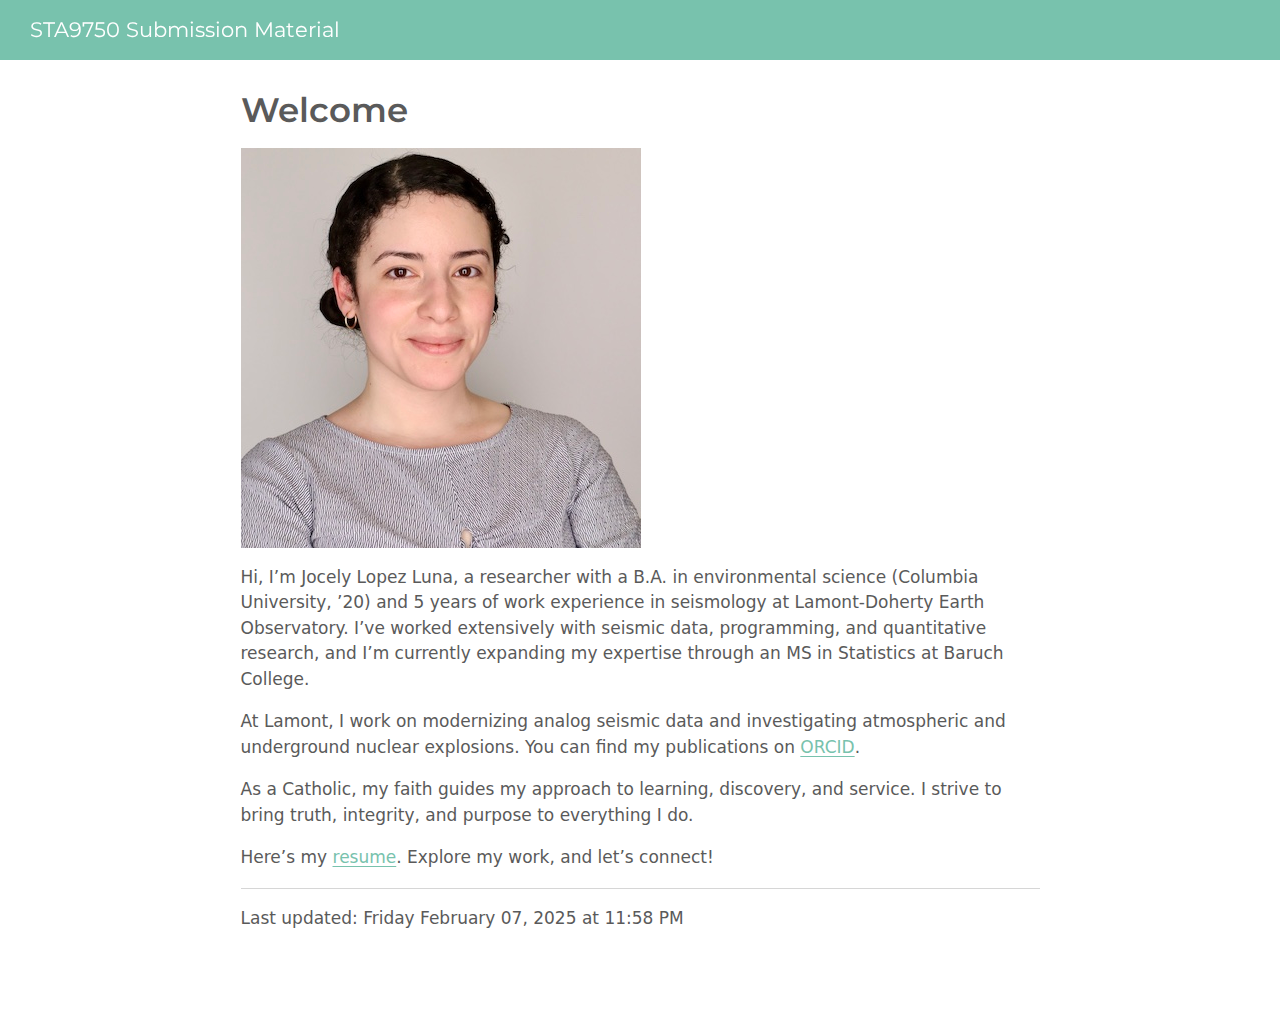
<file: docs/index.html>
<!DOCTYPE html>
<html xmlns="http://www.w3.org/1999/xhtml" lang="en" xml:lang="en"><head>

<meta charset="utf-8">
<meta name="generator" content="quarto-1.6.40">

<meta name="viewport" content="width=device-width, initial-scale=1.0, user-scalable=yes">


<title>Welcome – STA9750 Submission Material</title>
<style>
code{white-space: pre-wrap;}
span.smallcaps{font-variant: small-caps;}
div.columns{display: flex; gap: min(4vw, 1.5em);}
div.column{flex: auto; overflow-x: auto;}
div.hanging-indent{margin-left: 1.5em; text-indent: -1.5em;}
ul.task-list{list-style: none;}
ul.task-list li input[type="checkbox"] {
  width: 0.8em;
  margin: 0 0.8em 0.2em -1em; /* quarto-specific, see https://github.com/quarto-dev/quarto-cli/issues/4556 */ 
  vertical-align: middle;
}
</style>


<script src="site_libs/quarto-nav/quarto-nav.js"></script>
<script src="site_libs/quarto-nav/headroom.min.js"></script>
<script src="site_libs/clipboard/clipboard.min.js"></script>
<script src="site_libs/quarto-search/autocomplete.umd.js"></script>
<script src="site_libs/quarto-search/fuse.min.js"></script>
<script src="site_libs/quarto-search/quarto-search.js"></script>
<meta name="quarto:offset" content="./">
<script src="site_libs/quarto-html/quarto.js"></script>
<script src="site_libs/quarto-html/popper.min.js"></script>
<script src="site_libs/quarto-html/tippy.umd.min.js"></script>
<script src="site_libs/quarto-html/anchor.min.js"></script>
<link href="site_libs/quarto-html/tippy.css" rel="stylesheet">
<link href="site_libs/quarto-html/quarto-syntax-highlighting-549806ee2085284f45b00abea8c6df48.css" rel="stylesheet" id="quarto-text-highlighting-styles">
<script src="site_libs/bootstrap/bootstrap.min.js"></script>
<link href="site_libs/bootstrap/bootstrap-icons.css" rel="stylesheet">
<link href="site_libs/bootstrap/bootstrap-5732d83e2b6a4d0ea9313647c5a03cb2.min.css" rel="stylesheet" append-hash="true" id="quarto-bootstrap" data-mode="light">
<script id="quarto-search-options" type="application/json">{
  "location": "navbar",
  "copy-button": false,
  "collapse-after": 3,
  "panel-placement": "end",
  "type": "overlay",
  "limit": 50,
  "keyboard-shortcut": [
    "f",
    "/",
    "s"
  ],
  "show-item-context": false,
  "language": {
    "search-no-results-text": "No results",
    "search-matching-documents-text": "matching documents",
    "search-copy-link-title": "Copy link to search",
    "search-hide-matches-text": "Hide additional matches",
    "search-more-match-text": "more match in this document",
    "search-more-matches-text": "more matches in this document",
    "search-clear-button-title": "Clear",
    "search-text-placeholder": "",
    "search-detached-cancel-button-title": "Cancel",
    "search-submit-button-title": "Submit",
    "search-label": "Search"
  }
}</script>


</head>

<body class="nav-fixed fullcontent">

<div id="quarto-search-results"></div>
  <header id="quarto-header" class="headroom fixed-top">
    <nav class="navbar navbar-expand-lg " data-bs-theme="dark">
      <div class="navbar-container container-fluid">
      <div class="navbar-brand-container mx-auto">
    <a class="navbar-brand" href="./index.html">
    <span class="navbar-title">STA9750 Submission Material</span>
    </a>
  </div>
        <div class="quarto-navbar-tools tools-end">
</div>
      </div> <!-- /container-fluid -->
    </nav>
</header>
<!-- content -->
<div id="quarto-content" class="quarto-container page-columns page-rows-contents page-layout-article page-navbar">
<!-- sidebar -->
<!-- margin-sidebar -->
    
<!-- main -->
<main class="content" id="quarto-document-content">

<header id="title-block-header" class="quarto-title-block default">
<div class="quarto-title">
<h1 class="title">Welcome</h1>
</div>



<div class="quarto-title-meta">

    
  
    
  </div>
  


</header>


<p><img src="static/headshot.jpg" class="img-fluid"></p>
<p>Hi, I’m Jocely Lopez Luna, a researcher with a B.A. in environmental science (Columbia University, ’20) and 5 years of work experience in seismology at Lamont-Doherty Earth Observatory. I’ve worked extensively with seismic data, programming, and quantitative research, and I’m currently expanding my expertise through an MS in Statistics at Baruch College.</p>
<p>At Lamont, I work on modernizing analog seismic data and investigating atmospheric and underground nuclear explosions. You can find my publications on <a href="https://orcid.org/0009-0000-6064-1860">ORCID</a>.</p>
<p>As a Catholic, my faith guides my approach to learning, discovery, and service. I strive to bring truth, integrity, and purpose to everything I do.</p>
<p>Here’s my <a href="static/cv.pdf">resume</a>. Explore my work, and let’s connect!</p>
<hr>
<p>Last updated: Friday February 07, 2025 at 11:58 PM</p>



</main> <!-- /main -->
<script id="quarto-html-after-body" type="application/javascript">
window.document.addEventListener("DOMContentLoaded", function (event) {
  const toggleBodyColorMode = (bsSheetEl) => {
    const mode = bsSheetEl.getAttribute("data-mode");
    const bodyEl = window.document.querySelector("body");
    if (mode === "dark") {
      bodyEl.classList.add("quarto-dark");
      bodyEl.classList.remove("quarto-light");
    } else {
      bodyEl.classList.add("quarto-light");
      bodyEl.classList.remove("quarto-dark");
    }
  }
  const toggleBodyColorPrimary = () => {
    const bsSheetEl = window.document.querySelector("link#quarto-bootstrap");
    if (bsSheetEl) {
      toggleBodyColorMode(bsSheetEl);
    }
  }
  toggleBodyColorPrimary();  
  const icon = "";
  const anchorJS = new window.AnchorJS();
  anchorJS.options = {
    placement: 'right',
    icon: icon
  };
  anchorJS.add('.anchored');
  const isCodeAnnotation = (el) => {
    for (const clz of el.classList) {
      if (clz.startsWith('code-annotation-')) {                     
        return true;
      }
    }
    return false;
  }
  const onCopySuccess = function(e) {
    // button target
    const button = e.trigger;
    // don't keep focus
    button.blur();
    // flash "checked"
    button.classList.add('code-copy-button-checked');
    var currentTitle = button.getAttribute("title");
    button.setAttribute("title", "Copied!");
    let tooltip;
    if (window.bootstrap) {
      button.setAttribute("data-bs-toggle", "tooltip");
      button.setAttribute("data-bs-placement", "left");
      button.setAttribute("data-bs-title", "Copied!");
      tooltip = new bootstrap.Tooltip(button, 
        { trigger: "manual", 
          customClass: "code-copy-button-tooltip",
          offset: [0, -8]});
      tooltip.show();    
    }
    setTimeout(function() {
      if (tooltip) {
        tooltip.hide();
        button.removeAttribute("data-bs-title");
        button.removeAttribute("data-bs-toggle");
        button.removeAttribute("data-bs-placement");
      }
      button.setAttribute("title", currentTitle);
      button.classList.remove('code-copy-button-checked');
    }, 1000);
    // clear code selection
    e.clearSelection();
  }
  const getTextToCopy = function(trigger) {
      const codeEl = trigger.previousElementSibling.cloneNode(true);
      for (const childEl of codeEl.children) {
        if (isCodeAnnotation(childEl)) {
          childEl.remove();
        }
      }
      return codeEl.innerText;
  }
  const clipboard = new window.ClipboardJS('.code-copy-button:not([data-in-quarto-modal])', {
    text: getTextToCopy
  });
  clipboard.on('success', onCopySuccess);
  if (window.document.getElementById('quarto-embedded-source-code-modal')) {
    const clipboardModal = new window.ClipboardJS('.code-copy-button[data-in-quarto-modal]', {
      text: getTextToCopy,
      container: window.document.getElementById('quarto-embedded-source-code-modal')
    });
    clipboardModal.on('success', onCopySuccess);
  }
    var localhostRegex = new RegExp(/^(?:http|https):\/\/localhost\:?[0-9]*\//);
    var mailtoRegex = new RegExp(/^mailto:/);
      var filterRegex = new RegExp("https:\/\/jlopez-6\.github\.io\/?var:course\.repo\/");
    var isInternal = (href) => {
        return filterRegex.test(href) || localhostRegex.test(href) || mailtoRegex.test(href);
    }
    // Inspect non-navigation links and adorn them if external
 	var links = window.document.querySelectorAll('a[href]:not(.nav-link):not(.navbar-brand):not(.toc-action):not(.sidebar-link):not(.sidebar-item-toggle):not(.pagination-link):not(.no-external):not([aria-hidden]):not(.dropdown-item):not(.quarto-navigation-tool):not(.about-link)');
    for (var i=0; i<links.length; i++) {
      const link = links[i];
      if (!isInternal(link.href)) {
        // undo the damage that might have been done by quarto-nav.js in the case of
        // links that we want to consider external
        if (link.dataset.originalHref !== undefined) {
          link.href = link.dataset.originalHref;
        }
      }
    }
  function tippyHover(el, contentFn, onTriggerFn, onUntriggerFn) {
    const config = {
      allowHTML: true,
      maxWidth: 500,
      delay: 100,
      arrow: false,
      appendTo: function(el) {
          return el.parentElement;
      },
      interactive: true,
      interactiveBorder: 10,
      theme: 'quarto',
      placement: 'bottom-start',
    };
    if (contentFn) {
      config.content = contentFn;
    }
    if (onTriggerFn) {
      config.onTrigger = onTriggerFn;
    }
    if (onUntriggerFn) {
      config.onUntrigger = onUntriggerFn;
    }
    window.tippy(el, config); 
  }
  const noterefs = window.document.querySelectorAll('a[role="doc-noteref"]');
  for (var i=0; i<noterefs.length; i++) {
    const ref = noterefs[i];
    tippyHover(ref, function() {
      // use id or data attribute instead here
      let href = ref.getAttribute('data-footnote-href') || ref.getAttribute('href');
      try { href = new URL(href).hash; } catch {}
      const id = href.replace(/^#\/?/, "");
      const note = window.document.getElementById(id);
      if (note) {
        return note.innerHTML;
      } else {
        return "";
      }
    });
  }
  const xrefs = window.document.querySelectorAll('a.quarto-xref');
  const processXRef = (id, note) => {
    // Strip column container classes
    const stripColumnClz = (el) => {
      el.classList.remove("page-full", "page-columns");
      if (el.children) {
        for (const child of el.children) {
          stripColumnClz(child);
        }
      }
    }
    stripColumnClz(note)
    if (id === null || id.startsWith('sec-')) {
      // Special case sections, only their first couple elements
      const container = document.createElement("div");
      if (note.children && note.children.length > 2) {
        container.appendChild(note.children[0].cloneNode(true));
        for (let i = 1; i < note.children.length; i++) {
          const child = note.children[i];
          if (child.tagName === "P" && child.innerText === "") {
            continue;
          } else {
            container.appendChild(child.cloneNode(true));
            break;
          }
        }
        if (window.Quarto?.typesetMath) {
          window.Quarto.typesetMath(container);
        }
        return container.innerHTML
      } else {
        if (window.Quarto?.typesetMath) {
          window.Quarto.typesetMath(note);
        }
        return note.innerHTML;
      }
    } else {
      // Remove any anchor links if they are present
      const anchorLink = note.querySelector('a.anchorjs-link');
      if (anchorLink) {
        anchorLink.remove();
      }
      if (window.Quarto?.typesetMath) {
        window.Quarto.typesetMath(note);
      }
      if (note.classList.contains("callout")) {
        return note.outerHTML;
      } else {
        return note.innerHTML;
      }
    }
  }
  for (var i=0; i<xrefs.length; i++) {
    const xref = xrefs[i];
    tippyHover(xref, undefined, function(instance) {
      instance.disable();
      let url = xref.getAttribute('href');
      let hash = undefined; 
      if (url.startsWith('#')) {
        hash = url;
      } else {
        try { hash = new URL(url).hash; } catch {}
      }
      if (hash) {
        const id = hash.replace(/^#\/?/, "");
        const note = window.document.getElementById(id);
        if (note !== null) {
          try {
            const html = processXRef(id, note.cloneNode(true));
            instance.setContent(html);
          } finally {
            instance.enable();
            instance.show();
          }
        } else {
          // See if we can fetch this
          fetch(url.split('#')[0])
          .then(res => res.text())
          .then(html => {
            const parser = new DOMParser();
            const htmlDoc = parser.parseFromString(html, "text/html");
            const note = htmlDoc.getElementById(id);
            if (note !== null) {
              const html = processXRef(id, note);
              instance.setContent(html);
            } 
          }).finally(() => {
            instance.enable();
            instance.show();
          });
        }
      } else {
        // See if we can fetch a full url (with no hash to target)
        // This is a special case and we should probably do some content thinning / targeting
        fetch(url)
        .then(res => res.text())
        .then(html => {
          const parser = new DOMParser();
          const htmlDoc = parser.parseFromString(html, "text/html");
          const note = htmlDoc.querySelector('main.content');
          if (note !== null) {
            // This should only happen for chapter cross references
            // (since there is no id in the URL)
            // remove the first header
            if (note.children.length > 0 && note.children[0].tagName === "HEADER") {
              note.children[0].remove();
            }
            const html = processXRef(null, note);
            instance.setContent(html);
          } 
        }).finally(() => {
          instance.enable();
          instance.show();
        });
      }
    }, function(instance) {
    });
  }
      let selectedAnnoteEl;
      const selectorForAnnotation = ( cell, annotation) => {
        let cellAttr = 'data-code-cell="' + cell + '"';
        let lineAttr = 'data-code-annotation="' +  annotation + '"';
        const selector = 'span[' + cellAttr + '][' + lineAttr + ']';
        return selector;
      }
      const selectCodeLines = (annoteEl) => {
        const doc = window.document;
        const targetCell = annoteEl.getAttribute("data-target-cell");
        const targetAnnotation = annoteEl.getAttribute("data-target-annotation");
        const annoteSpan = window.document.querySelector(selectorForAnnotation(targetCell, targetAnnotation));
        const lines = annoteSpan.getAttribute("data-code-lines").split(",");
        const lineIds = lines.map((line) => {
          return targetCell + "-" + line;
        })
        let top = null;
        let height = null;
        let parent = null;
        if (lineIds.length > 0) {
            //compute the position of the single el (top and bottom and make a div)
            const el = window.document.getElementById(lineIds[0]);
            top = el.offsetTop;
            height = el.offsetHeight;
            parent = el.parentElement.parentElement;
          if (lineIds.length > 1) {
            const lastEl = window.document.getElementById(lineIds[lineIds.length - 1]);
            const bottom = lastEl.offsetTop + lastEl.offsetHeight;
            height = bottom - top;
          }
          if (top !== null && height !== null && parent !== null) {
            // cook up a div (if necessary) and position it 
            let div = window.document.getElementById("code-annotation-line-highlight");
            if (div === null) {
              div = window.document.createElement("div");
              div.setAttribute("id", "code-annotation-line-highlight");
              div.style.position = 'absolute';
              parent.appendChild(div);
            }
            div.style.top = top - 2 + "px";
            div.style.height = height + 4 + "px";
            div.style.left = 0;
            let gutterDiv = window.document.getElementById("code-annotation-line-highlight-gutter");
            if (gutterDiv === null) {
              gutterDiv = window.document.createElement("div");
              gutterDiv.setAttribute("id", "code-annotation-line-highlight-gutter");
              gutterDiv.style.position = 'absolute';
              const codeCell = window.document.getElementById(targetCell);
              const gutter = codeCell.querySelector('.code-annotation-gutter');
              gutter.appendChild(gutterDiv);
            }
            gutterDiv.style.top = top - 2 + "px";
            gutterDiv.style.height = height + 4 + "px";
          }
          selectedAnnoteEl = annoteEl;
        }
      };
      const unselectCodeLines = () => {
        const elementsIds = ["code-annotation-line-highlight", "code-annotation-line-highlight-gutter"];
        elementsIds.forEach((elId) => {
          const div = window.document.getElementById(elId);
          if (div) {
            div.remove();
          }
        });
        selectedAnnoteEl = undefined;
      };
        // Handle positioning of the toggle
    window.addEventListener(
      "resize",
      throttle(() => {
        elRect = undefined;
        if (selectedAnnoteEl) {
          selectCodeLines(selectedAnnoteEl);
        }
      }, 10)
    );
    function throttle(fn, ms) {
    let throttle = false;
    let timer;
      return (...args) => {
        if(!throttle) { // first call gets through
            fn.apply(this, args);
            throttle = true;
        } else { // all the others get throttled
            if(timer) clearTimeout(timer); // cancel #2
            timer = setTimeout(() => {
              fn.apply(this, args);
              timer = throttle = false;
            }, ms);
        }
      };
    }
      // Attach click handler to the DT
      const annoteDls = window.document.querySelectorAll('dt[data-target-cell]');
      for (const annoteDlNode of annoteDls) {
        annoteDlNode.addEventListener('click', (event) => {
          const clickedEl = event.target;
          if (clickedEl !== selectedAnnoteEl) {
            unselectCodeLines();
            const activeEl = window.document.querySelector('dt[data-target-cell].code-annotation-active');
            if (activeEl) {
              activeEl.classList.remove('code-annotation-active');
            }
            selectCodeLines(clickedEl);
            clickedEl.classList.add('code-annotation-active');
          } else {
            // Unselect the line
            unselectCodeLines();
            clickedEl.classList.remove('code-annotation-active');
          }
        });
      }
  const findCites = (el) => {
    const parentEl = el.parentElement;
    if (parentEl) {
      const cites = parentEl.dataset.cites;
      if (cites) {
        return {
          el,
          cites: cites.split(' ')
        };
      } else {
        return findCites(el.parentElement)
      }
    } else {
      return undefined;
    }
  };
  var bibliorefs = window.document.querySelectorAll('a[role="doc-biblioref"]');
  for (var i=0; i<bibliorefs.length; i++) {
    const ref = bibliorefs[i];
    const citeInfo = findCites(ref);
    if (citeInfo) {
      tippyHover(citeInfo.el, function() {
        var popup = window.document.createElement('div');
        citeInfo.cites.forEach(function(cite) {
          var citeDiv = window.document.createElement('div');
          citeDiv.classList.add('hanging-indent');
          citeDiv.classList.add('csl-entry');
          var biblioDiv = window.document.getElementById('ref-' + cite);
          if (biblioDiv) {
            citeDiv.innerHTML = biblioDiv.innerHTML;
          }
          popup.appendChild(citeDiv);
        });
        return popup.innerHTML;
      });
    }
  }
});
</script>
</div> <!-- /content -->




</body></html>
</file>
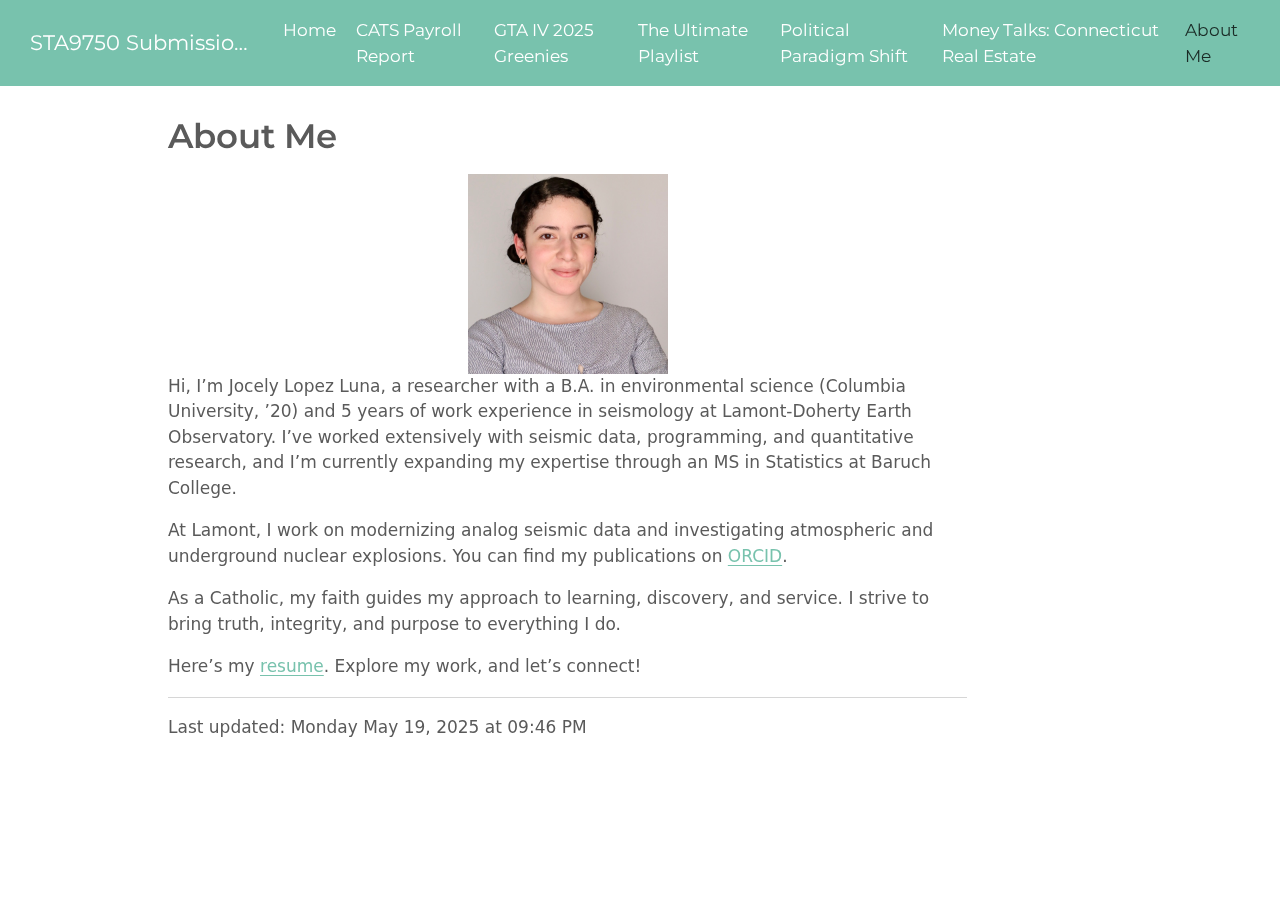
<file: docs/about.html>
<!DOCTYPE html>
<html xmlns="http://www.w3.org/1999/xhtml" lang="en" xml:lang="en"><head>

<meta charset="utf-8">
<meta name="generator" content="quarto-1.6.40">

<meta name="viewport" content="width=device-width, initial-scale=1.0, user-scalable=yes">


<title>About Me – STA9750 Submission Material</title>
<style>
code{white-space: pre-wrap;}
span.smallcaps{font-variant: small-caps;}
div.columns{display: flex; gap: min(4vw, 1.5em);}
div.column{flex: auto; overflow-x: auto;}
div.hanging-indent{margin-left: 1.5em; text-indent: -1.5em;}
ul.task-list{list-style: none;}
ul.task-list li input[type="checkbox"] {
  width: 0.8em;
  margin: 0 0.8em 0.2em -1em; /* quarto-specific, see https://github.com/quarto-dev/quarto-cli/issues/4556 */ 
  vertical-align: middle;
}
</style>


<script src="site_libs/quarto-nav/quarto-nav.js"></script>
<script src="site_libs/quarto-nav/headroom.min.js"></script>
<script src="site_libs/clipboard/clipboard.min.js"></script>
<script src="site_libs/quarto-search/autocomplete.umd.js"></script>
<script src="site_libs/quarto-search/fuse.min.js"></script>
<script src="site_libs/quarto-search/quarto-search.js"></script>
<meta name="quarto:offset" content="./">
<script src="site_libs/quarto-html/quarto.js"></script>
<script src="site_libs/quarto-html/popper.min.js"></script>
<script src="site_libs/quarto-html/tippy.umd.min.js"></script>
<script src="site_libs/quarto-html/anchor.min.js"></script>
<link href="site_libs/quarto-html/tippy.css" rel="stylesheet">
<link href="site_libs/quarto-html/quarto-syntax-highlighting-549806ee2085284f45b00abea8c6df48.css" rel="stylesheet" id="quarto-text-highlighting-styles">
<script src="site_libs/bootstrap/bootstrap.min.js"></script>
<link href="site_libs/bootstrap/bootstrap-icons.css" rel="stylesheet">
<link href="site_libs/bootstrap/bootstrap-5732d83e2b6a4d0ea9313647c5a03cb2.min.css" rel="stylesheet" append-hash="true" id="quarto-bootstrap" data-mode="light">
<script id="quarto-search-options" type="application/json">{
  "location": "navbar",
  "copy-button": false,
  "collapse-after": 3,
  "panel-placement": "end",
  "type": "overlay",
  "limit": 50,
  "keyboard-shortcut": [
    "f",
    "/",
    "s"
  ],
  "show-item-context": false,
  "language": {
    "search-no-results-text": "No results",
    "search-matching-documents-text": "matching documents",
    "search-copy-link-title": "Copy link to search",
    "search-hide-matches-text": "Hide additional matches",
    "search-more-match-text": "more match in this document",
    "search-more-matches-text": "more matches in this document",
    "search-clear-button-title": "Clear",
    "search-text-placeholder": "",
    "search-detached-cancel-button-title": "Cancel",
    "search-submit-button-title": "Submit",
    "search-label": "Search"
  }
}</script>


</head>

<body class="nav-fixed">

<div id="quarto-search-results"></div>
  <header id="quarto-header" class="headroom fixed-top">
    <nav class="navbar navbar-expand-lg " data-bs-theme="dark">
      <div class="navbar-container container-fluid">
      <div class="navbar-brand-container mx-auto">
    <a class="navbar-brand" href="./index.html">
    <span class="navbar-title">STA9750 Submission Material</span>
    </a>
  </div>
          <button class="navbar-toggler" type="button" data-bs-toggle="collapse" data-bs-target="#navbarCollapse" aria-controls="navbarCollapse" role="menu" aria-expanded="false" aria-label="Toggle navigation" onclick="if (window.quartoToggleHeadroom) { window.quartoToggleHeadroom(); }">
  <span class="navbar-toggler-icon"></span>
</button>
          <div class="collapse navbar-collapse" id="navbarCollapse">
            <ul class="navbar-nav navbar-nav-scroll me-auto">
  <li class="nav-item">
    <a class="nav-link" href="./index.html"> 
<span class="menu-text">Home</span></a>
  </li>  
  <li class="nav-item">
    <a class="nav-link" href="./mp01.html"> 
<span class="menu-text">CATS Payroll Report</span></a>
  </li>  
  <li class="nav-item">
    <a class="nav-link" href="./mp02.html"> 
<span class="menu-text">GTA IV 2025 Greenies</span></a>
  </li>  
  <li class="nav-item">
    <a class="nav-link" href="./mp03.html"> 
<span class="menu-text">The Ultimate Playlist</span></a>
  </li>  
  <li class="nav-item">
    <a class="nav-link" href="./mp04.html"> 
<span class="menu-text">Political Paradigm Shift</span></a>
  </li>  
  <li class="nav-item">
    <a class="nav-link" href="./individual_report.html"> 
<span class="menu-text">Money Talks: Connecticut Real Estate</span></a>
  </li>  
  <li class="nav-item">
    <a class="nav-link active" href="./about.html" aria-current="page"> 
<span class="menu-text">About Me</span></a>
  </li>  
</ul>
          </div> <!-- /navcollapse -->
            <div class="quarto-navbar-tools">
</div>
      </div> <!-- /container-fluid -->
    </nav>
</header>
<!-- content -->
<div id="quarto-content" class="quarto-container page-columns page-rows-contents page-layout-article page-navbar">
<!-- sidebar -->
<!-- margin-sidebar -->
    <div id="quarto-margin-sidebar" class="sidebar margin-sidebar zindex-bottom">
        
    </div>
<!-- main -->
<main class="content" id="quarto-document-content">

<header id="title-block-header" class="quarto-title-block default">
<div class="quarto-title">
<h1 class="title">About Me</h1>
</div>



<div class="quarto-title-meta">

    
  
    
  </div>
  


</header>


<center>
<img src="headshot.jpg" width="200" height="200">
</center>
<p>Hi, I’m Jocely Lopez Luna, a researcher with a B.A. in environmental science (Columbia University, ’20) and 5 years of work experience in seismology at Lamont-Doherty Earth Observatory. I’ve worked extensively with seismic data, programming, and quantitative research, and I’m currently expanding my expertise through an MS in Statistics at Baruch College.</p>
<p>At Lamont, I work on modernizing analog seismic data and investigating atmospheric and underground nuclear explosions. You can find my publications on <a href="https://orcid.org/0009-0000-6064-1860">ORCID</a>.</p>
<p>As a Catholic, my faith guides my approach to learning, discovery, and service. I strive to bring truth, integrity, and purpose to everything I do.</p>
<p>Here’s my <a href="docs/cv.pdf">resume</a>. Explore my work, and let’s connect!</p>
<hr>
<p>Last updated: Monday May 19, 2025 at 09:46 PM</p>



</main> <!-- /main -->
<script id="quarto-html-after-body" type="application/javascript">
window.document.addEventListener("DOMContentLoaded", function (event) {
  const toggleBodyColorMode = (bsSheetEl) => {
    const mode = bsSheetEl.getAttribute("data-mode");
    const bodyEl = window.document.querySelector("body");
    if (mode === "dark") {
      bodyEl.classList.add("quarto-dark");
      bodyEl.classList.remove("quarto-light");
    } else {
      bodyEl.classList.add("quarto-light");
      bodyEl.classList.remove("quarto-dark");
    }
  }
  const toggleBodyColorPrimary = () => {
    const bsSheetEl = window.document.querySelector("link#quarto-bootstrap");
    if (bsSheetEl) {
      toggleBodyColorMode(bsSheetEl);
    }
  }
  toggleBodyColorPrimary();  
  const icon = "";
  const anchorJS = new window.AnchorJS();
  anchorJS.options = {
    placement: 'right',
    icon: icon
  };
  anchorJS.add('.anchored');
  const isCodeAnnotation = (el) => {
    for (const clz of el.classList) {
      if (clz.startsWith('code-annotation-')) {                     
        return true;
      }
    }
    return false;
  }
  const onCopySuccess = function(e) {
    // button target
    const button = e.trigger;
    // don't keep focus
    button.blur();
    // flash "checked"
    button.classList.add('code-copy-button-checked');
    var currentTitle = button.getAttribute("title");
    button.setAttribute("title", "Copied!");
    let tooltip;
    if (window.bootstrap) {
      button.setAttribute("data-bs-toggle", "tooltip");
      button.setAttribute("data-bs-placement", "left");
      button.setAttribute("data-bs-title", "Copied!");
      tooltip = new bootstrap.Tooltip(button, 
        { trigger: "manual", 
          customClass: "code-copy-button-tooltip",
          offset: [0, -8]});
      tooltip.show();    
    }
    setTimeout(function() {
      if (tooltip) {
        tooltip.hide();
        button.removeAttribute("data-bs-title");
        button.removeAttribute("data-bs-toggle");
        button.removeAttribute("data-bs-placement");
      }
      button.setAttribute("title", currentTitle);
      button.classList.remove('code-copy-button-checked');
    }, 1000);
    // clear code selection
    e.clearSelection();
  }
  const getTextToCopy = function(trigger) {
      const codeEl = trigger.previousElementSibling.cloneNode(true);
      for (const childEl of codeEl.children) {
        if (isCodeAnnotation(childEl)) {
          childEl.remove();
        }
      }
      return codeEl.innerText;
  }
  const clipboard = new window.ClipboardJS('.code-copy-button:not([data-in-quarto-modal])', {
    text: getTextToCopy
  });
  clipboard.on('success', onCopySuccess);
  if (window.document.getElementById('quarto-embedded-source-code-modal')) {
    const clipboardModal = new window.ClipboardJS('.code-copy-button[data-in-quarto-modal]', {
      text: getTextToCopy,
      container: window.document.getElementById('quarto-embedded-source-code-modal')
    });
    clipboardModal.on('success', onCopySuccess);
  }
    var localhostRegex = new RegExp(/^(?:http|https):\/\/localhost\:?[0-9]*\//);
    var mailtoRegex = new RegExp(/^mailto:/);
      var filterRegex = new RegExp("https:\/\/jlopez-6\.github\.io\/STA9750-2025-SPRING\/");
    var isInternal = (href) => {
        return filterRegex.test(href) || localhostRegex.test(href) || mailtoRegex.test(href);
    }
    // Inspect non-navigation links and adorn them if external
 	var links = window.document.querySelectorAll('a[href]:not(.nav-link):not(.navbar-brand):not(.toc-action):not(.sidebar-link):not(.sidebar-item-toggle):not(.pagination-link):not(.no-external):not([aria-hidden]):not(.dropdown-item):not(.quarto-navigation-tool):not(.about-link)');
    for (var i=0; i<links.length; i++) {
      const link = links[i];
      if (!isInternal(link.href)) {
        // undo the damage that might have been done by quarto-nav.js in the case of
        // links that we want to consider external
        if (link.dataset.originalHref !== undefined) {
          link.href = link.dataset.originalHref;
        }
      }
    }
  function tippyHover(el, contentFn, onTriggerFn, onUntriggerFn) {
    const config = {
      allowHTML: true,
      maxWidth: 500,
      delay: 100,
      arrow: false,
      appendTo: function(el) {
          return el.parentElement;
      },
      interactive: true,
      interactiveBorder: 10,
      theme: 'quarto',
      placement: 'bottom-start',
    };
    if (contentFn) {
      config.content = contentFn;
    }
    if (onTriggerFn) {
      config.onTrigger = onTriggerFn;
    }
    if (onUntriggerFn) {
      config.onUntrigger = onUntriggerFn;
    }
    window.tippy(el, config); 
  }
  const noterefs = window.document.querySelectorAll('a[role="doc-noteref"]');
  for (var i=0; i<noterefs.length; i++) {
    const ref = noterefs[i];
    tippyHover(ref, function() {
      // use id or data attribute instead here
      let href = ref.getAttribute('data-footnote-href') || ref.getAttribute('href');
      try { href = new URL(href).hash; } catch {}
      const id = href.replace(/^#\/?/, "");
      const note = window.document.getElementById(id);
      if (note) {
        return note.innerHTML;
      } else {
        return "";
      }
    });
  }
  const xrefs = window.document.querySelectorAll('a.quarto-xref');
  const processXRef = (id, note) => {
    // Strip column container classes
    const stripColumnClz = (el) => {
      el.classList.remove("page-full", "page-columns");
      if (el.children) {
        for (const child of el.children) {
          stripColumnClz(child);
        }
      }
    }
    stripColumnClz(note)
    if (id === null || id.startsWith('sec-')) {
      // Special case sections, only their first couple elements
      const container = document.createElement("div");
      if (note.children && note.children.length > 2) {
        container.appendChild(note.children[0].cloneNode(true));
        for (let i = 1; i < note.children.length; i++) {
          const child = note.children[i];
          if (child.tagName === "P" && child.innerText === "") {
            continue;
          } else {
            container.appendChild(child.cloneNode(true));
            break;
          }
        }
        if (window.Quarto?.typesetMath) {
          window.Quarto.typesetMath(container);
        }
        return container.innerHTML
      } else {
        if (window.Quarto?.typesetMath) {
          window.Quarto.typesetMath(note);
        }
        return note.innerHTML;
      }
    } else {
      // Remove any anchor links if they are present
      const anchorLink = note.querySelector('a.anchorjs-link');
      if (anchorLink) {
        anchorLink.remove();
      }
      if (window.Quarto?.typesetMath) {
        window.Quarto.typesetMath(note);
      }
      if (note.classList.contains("callout")) {
        return note.outerHTML;
      } else {
        return note.innerHTML;
      }
    }
  }
  for (var i=0; i<xrefs.length; i++) {
    const xref = xrefs[i];
    tippyHover(xref, undefined, function(instance) {
      instance.disable();
      let url = xref.getAttribute('href');
      let hash = undefined; 
      if (url.startsWith('#')) {
        hash = url;
      } else {
        try { hash = new URL(url).hash; } catch {}
      }
      if (hash) {
        const id = hash.replace(/^#\/?/, "");
        const note = window.document.getElementById(id);
        if (note !== null) {
          try {
            const html = processXRef(id, note.cloneNode(true));
            instance.setContent(html);
          } finally {
            instance.enable();
            instance.show();
          }
        } else {
          // See if we can fetch this
          fetch(url.split('#')[0])
          .then(res => res.text())
          .then(html => {
            const parser = new DOMParser();
            const htmlDoc = parser.parseFromString(html, "text/html");
            const note = htmlDoc.getElementById(id);
            if (note !== null) {
              const html = processXRef(id, note);
              instance.setContent(html);
            } 
          }).finally(() => {
            instance.enable();
            instance.show();
          });
        }
      } else {
        // See if we can fetch a full url (with no hash to target)
        // This is a special case and we should probably do some content thinning / targeting
        fetch(url)
        .then(res => res.text())
        .then(html => {
          const parser = new DOMParser();
          const htmlDoc = parser.parseFromString(html, "text/html");
          const note = htmlDoc.querySelector('main.content');
          if (note !== null) {
            // This should only happen for chapter cross references
            // (since there is no id in the URL)
            // remove the first header
            if (note.children.length > 0 && note.children[0].tagName === "HEADER") {
              note.children[0].remove();
            }
            const html = processXRef(null, note);
            instance.setContent(html);
          } 
        }).finally(() => {
          instance.enable();
          instance.show();
        });
      }
    }, function(instance) {
    });
  }
      let selectedAnnoteEl;
      const selectorForAnnotation = ( cell, annotation) => {
        let cellAttr = 'data-code-cell="' + cell + '"';
        let lineAttr = 'data-code-annotation="' +  annotation + '"';
        const selector = 'span[' + cellAttr + '][' + lineAttr + ']';
        return selector;
      }
      const selectCodeLines = (annoteEl) => {
        const doc = window.document;
        const targetCell = annoteEl.getAttribute("data-target-cell");
        const targetAnnotation = annoteEl.getAttribute("data-target-annotation");
        const annoteSpan = window.document.querySelector(selectorForAnnotation(targetCell, targetAnnotation));
        const lines = annoteSpan.getAttribute("data-code-lines").split(",");
        const lineIds = lines.map((line) => {
          return targetCell + "-" + line;
        })
        let top = null;
        let height = null;
        let parent = null;
        if (lineIds.length > 0) {
            //compute the position of the single el (top and bottom and make a div)
            const el = window.document.getElementById(lineIds[0]);
            top = el.offsetTop;
            height = el.offsetHeight;
            parent = el.parentElement.parentElement;
          if (lineIds.length > 1) {
            const lastEl = window.document.getElementById(lineIds[lineIds.length - 1]);
            const bottom = lastEl.offsetTop + lastEl.offsetHeight;
            height = bottom - top;
          }
          if (top !== null && height !== null && parent !== null) {
            // cook up a div (if necessary) and position it 
            let div = window.document.getElementById("code-annotation-line-highlight");
            if (div === null) {
              div = window.document.createElement("div");
              div.setAttribute("id", "code-annotation-line-highlight");
              div.style.position = 'absolute';
              parent.appendChild(div);
            }
            div.style.top = top - 2 + "px";
            div.style.height = height + 4 + "px";
            div.style.left = 0;
            let gutterDiv = window.document.getElementById("code-annotation-line-highlight-gutter");
            if (gutterDiv === null) {
              gutterDiv = window.document.createElement("div");
              gutterDiv.setAttribute("id", "code-annotation-line-highlight-gutter");
              gutterDiv.style.position = 'absolute';
              const codeCell = window.document.getElementById(targetCell);
              const gutter = codeCell.querySelector('.code-annotation-gutter');
              gutter.appendChild(gutterDiv);
            }
            gutterDiv.style.top = top - 2 + "px";
            gutterDiv.style.height = height + 4 + "px";
          }
          selectedAnnoteEl = annoteEl;
        }
      };
      const unselectCodeLines = () => {
        const elementsIds = ["code-annotation-line-highlight", "code-annotation-line-highlight-gutter"];
        elementsIds.forEach((elId) => {
          const div = window.document.getElementById(elId);
          if (div) {
            div.remove();
          }
        });
        selectedAnnoteEl = undefined;
      };
        // Handle positioning of the toggle
    window.addEventListener(
      "resize",
      throttle(() => {
        elRect = undefined;
        if (selectedAnnoteEl) {
          selectCodeLines(selectedAnnoteEl);
        }
      }, 10)
    );
    function throttle(fn, ms) {
    let throttle = false;
    let timer;
      return (...args) => {
        if(!throttle) { // first call gets through
            fn.apply(this, args);
            throttle = true;
        } else { // all the others get throttled
            if(timer) clearTimeout(timer); // cancel #2
            timer = setTimeout(() => {
              fn.apply(this, args);
              timer = throttle = false;
            }, ms);
        }
      };
    }
      // Attach click handler to the DT
      const annoteDls = window.document.querySelectorAll('dt[data-target-cell]');
      for (const annoteDlNode of annoteDls) {
        annoteDlNode.addEventListener('click', (event) => {
          const clickedEl = event.target;
          if (clickedEl !== selectedAnnoteEl) {
            unselectCodeLines();
            const activeEl = window.document.querySelector('dt[data-target-cell].code-annotation-active');
            if (activeEl) {
              activeEl.classList.remove('code-annotation-active');
            }
            selectCodeLines(clickedEl);
            clickedEl.classList.add('code-annotation-active');
          } else {
            // Unselect the line
            unselectCodeLines();
            clickedEl.classList.remove('code-annotation-active');
          }
        });
      }
  const findCites = (el) => {
    const parentEl = el.parentElement;
    if (parentEl) {
      const cites = parentEl.dataset.cites;
      if (cites) {
        return {
          el,
          cites: cites.split(' ')
        };
      } else {
        return findCites(el.parentElement)
      }
    } else {
      return undefined;
    }
  };
  var bibliorefs = window.document.querySelectorAll('a[role="doc-biblioref"]');
  for (var i=0; i<bibliorefs.length; i++) {
    const ref = bibliorefs[i];
    const citeInfo = findCites(ref);
    if (citeInfo) {
      tippyHover(citeInfo.el, function() {
        var popup = window.document.createElement('div');
        citeInfo.cites.forEach(function(cite) {
          var citeDiv = window.document.createElement('div');
          citeDiv.classList.add('hanging-indent');
          citeDiv.classList.add('csl-entry');
          var biblioDiv = window.document.getElementById('ref-' + cite);
          if (biblioDiv) {
            citeDiv.innerHTML = biblioDiv.innerHTML;
          }
          popup.appendChild(citeDiv);
        });
        return popup.innerHTML;
      });
    }
  }
});
</script>
</div> <!-- /content -->




</body></html>
</file>
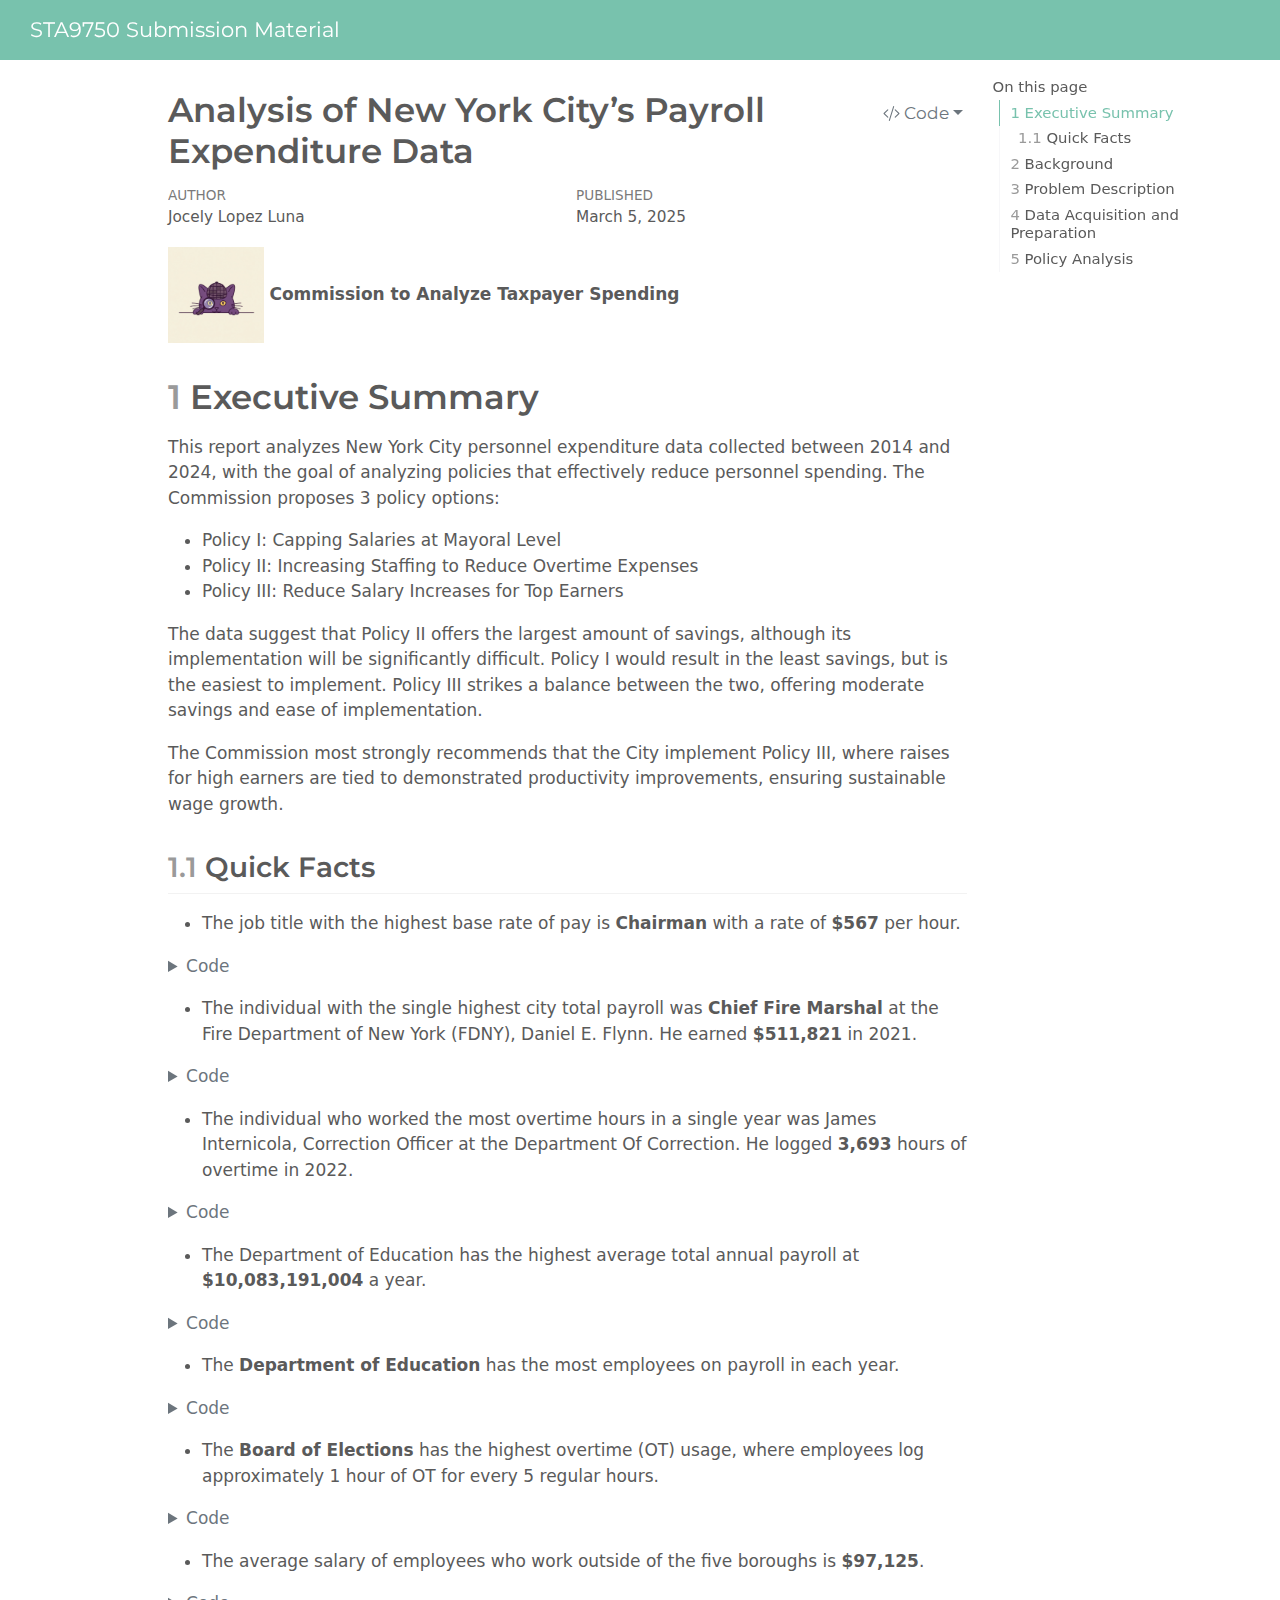
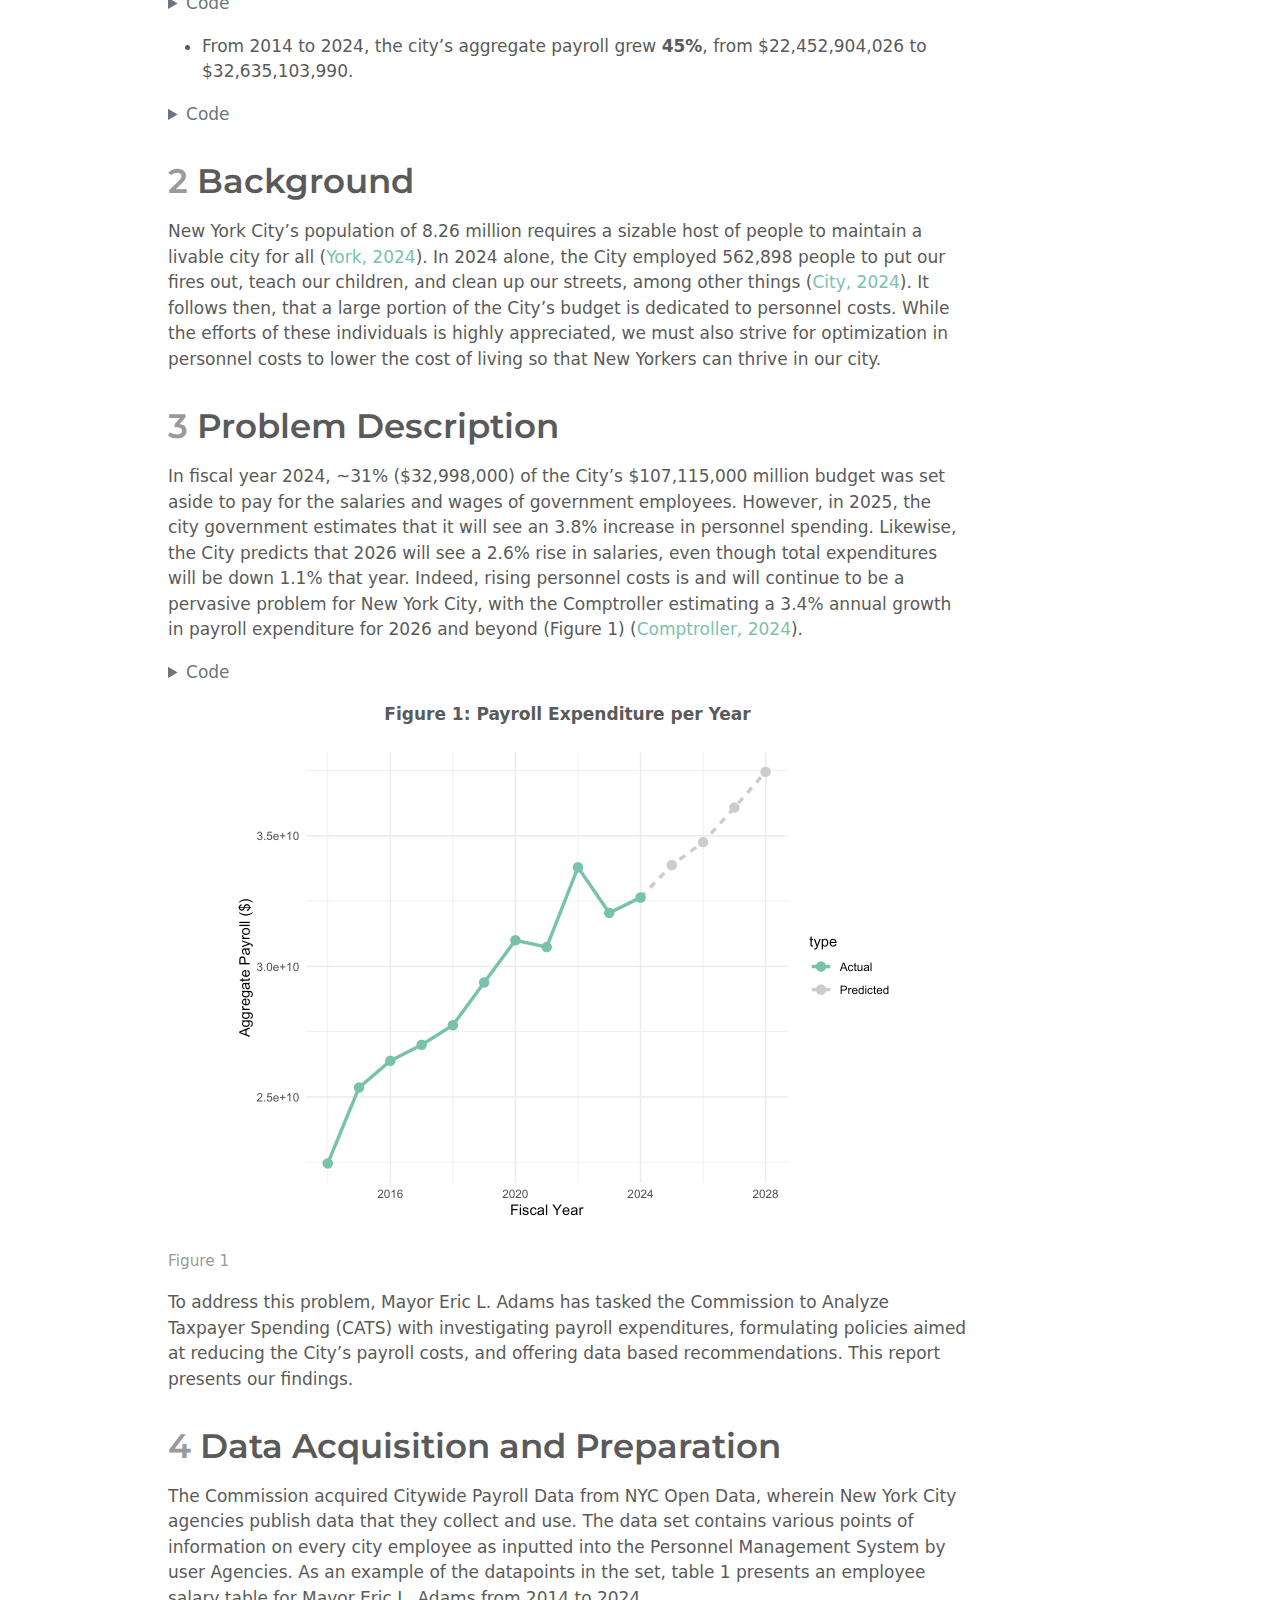
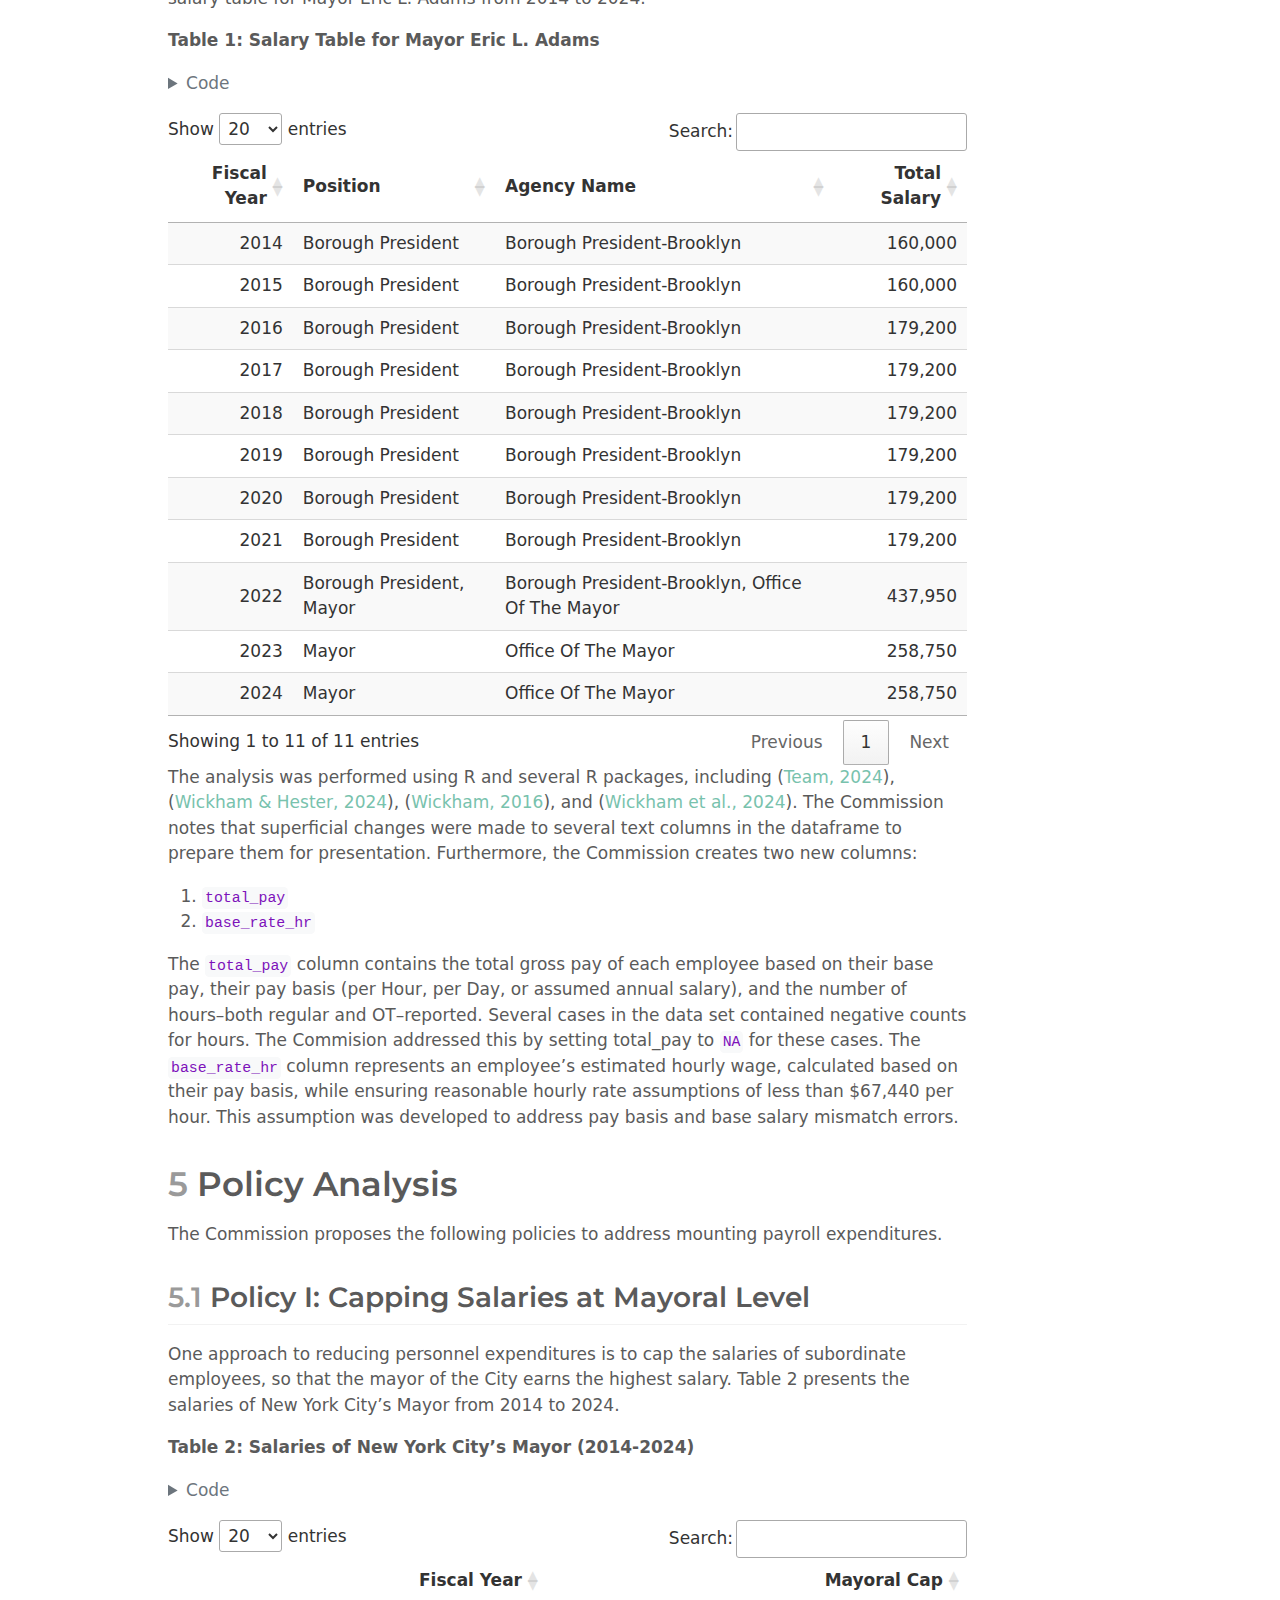
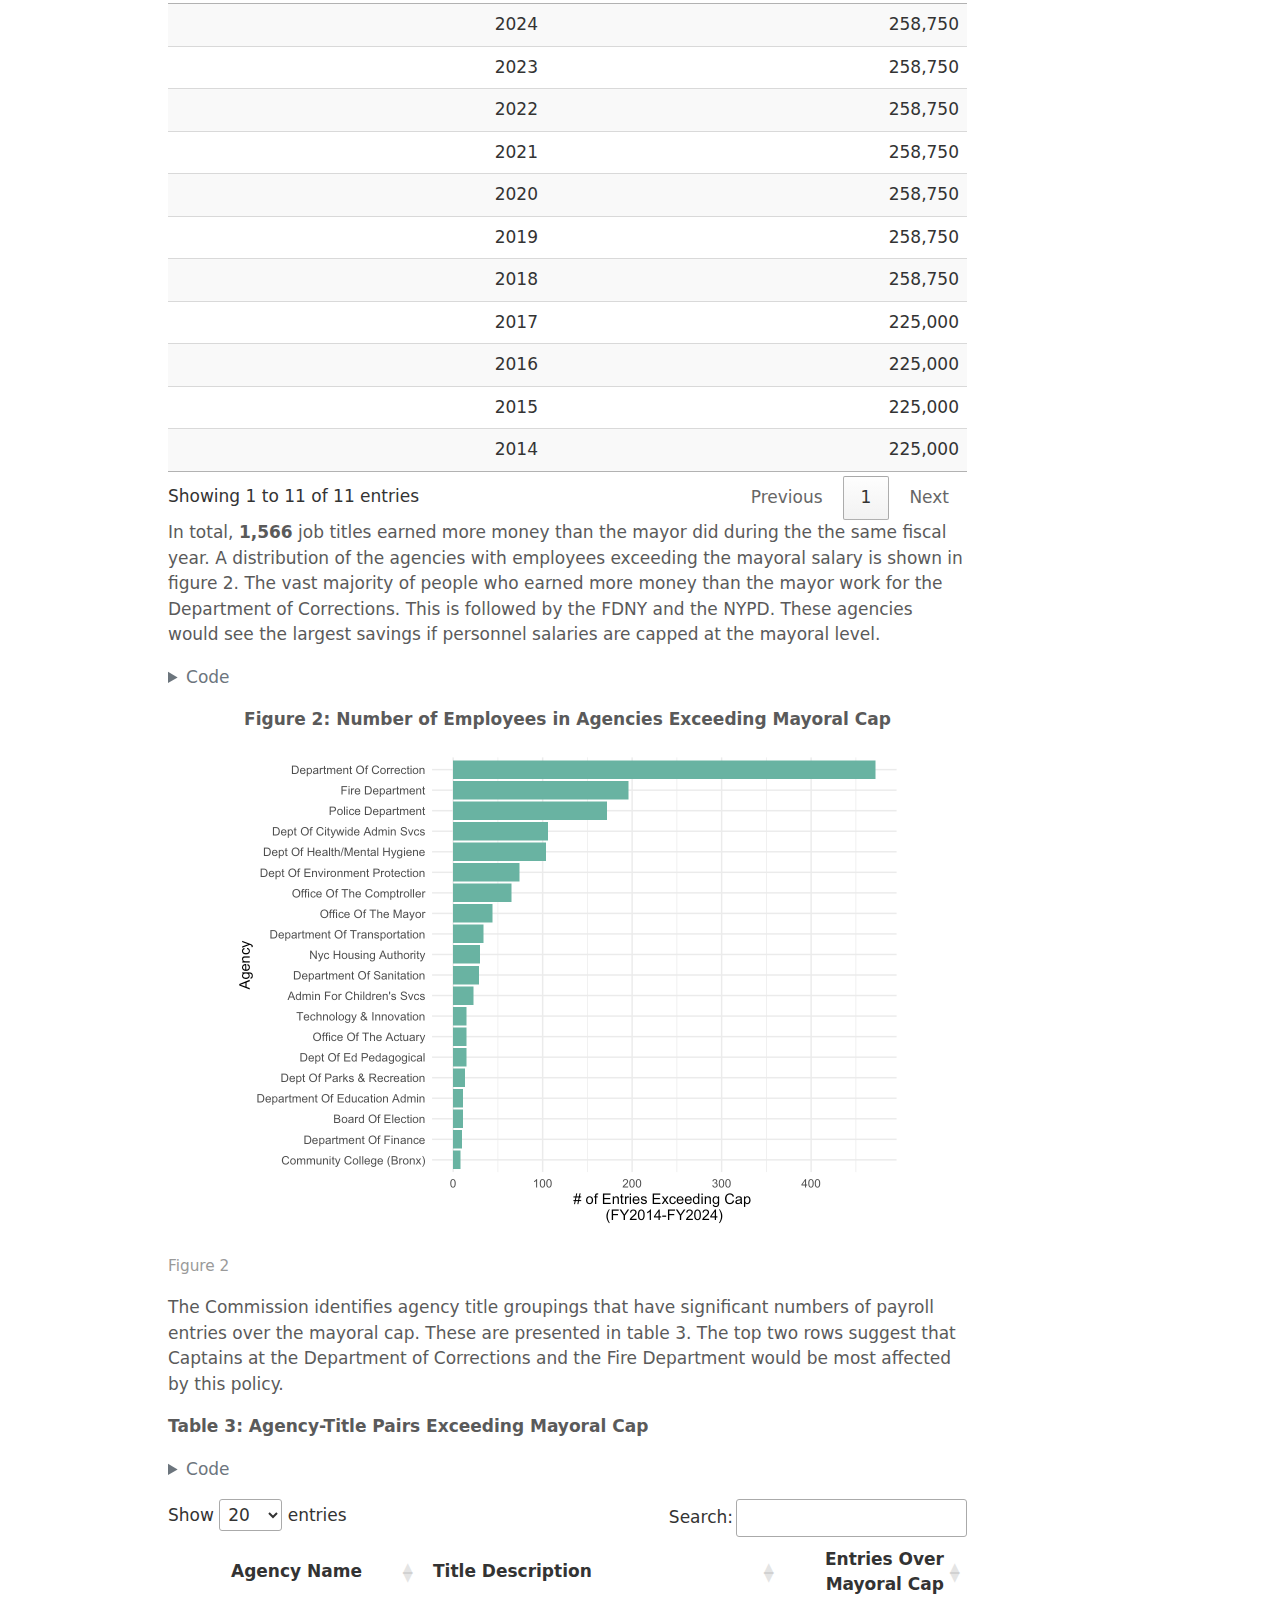
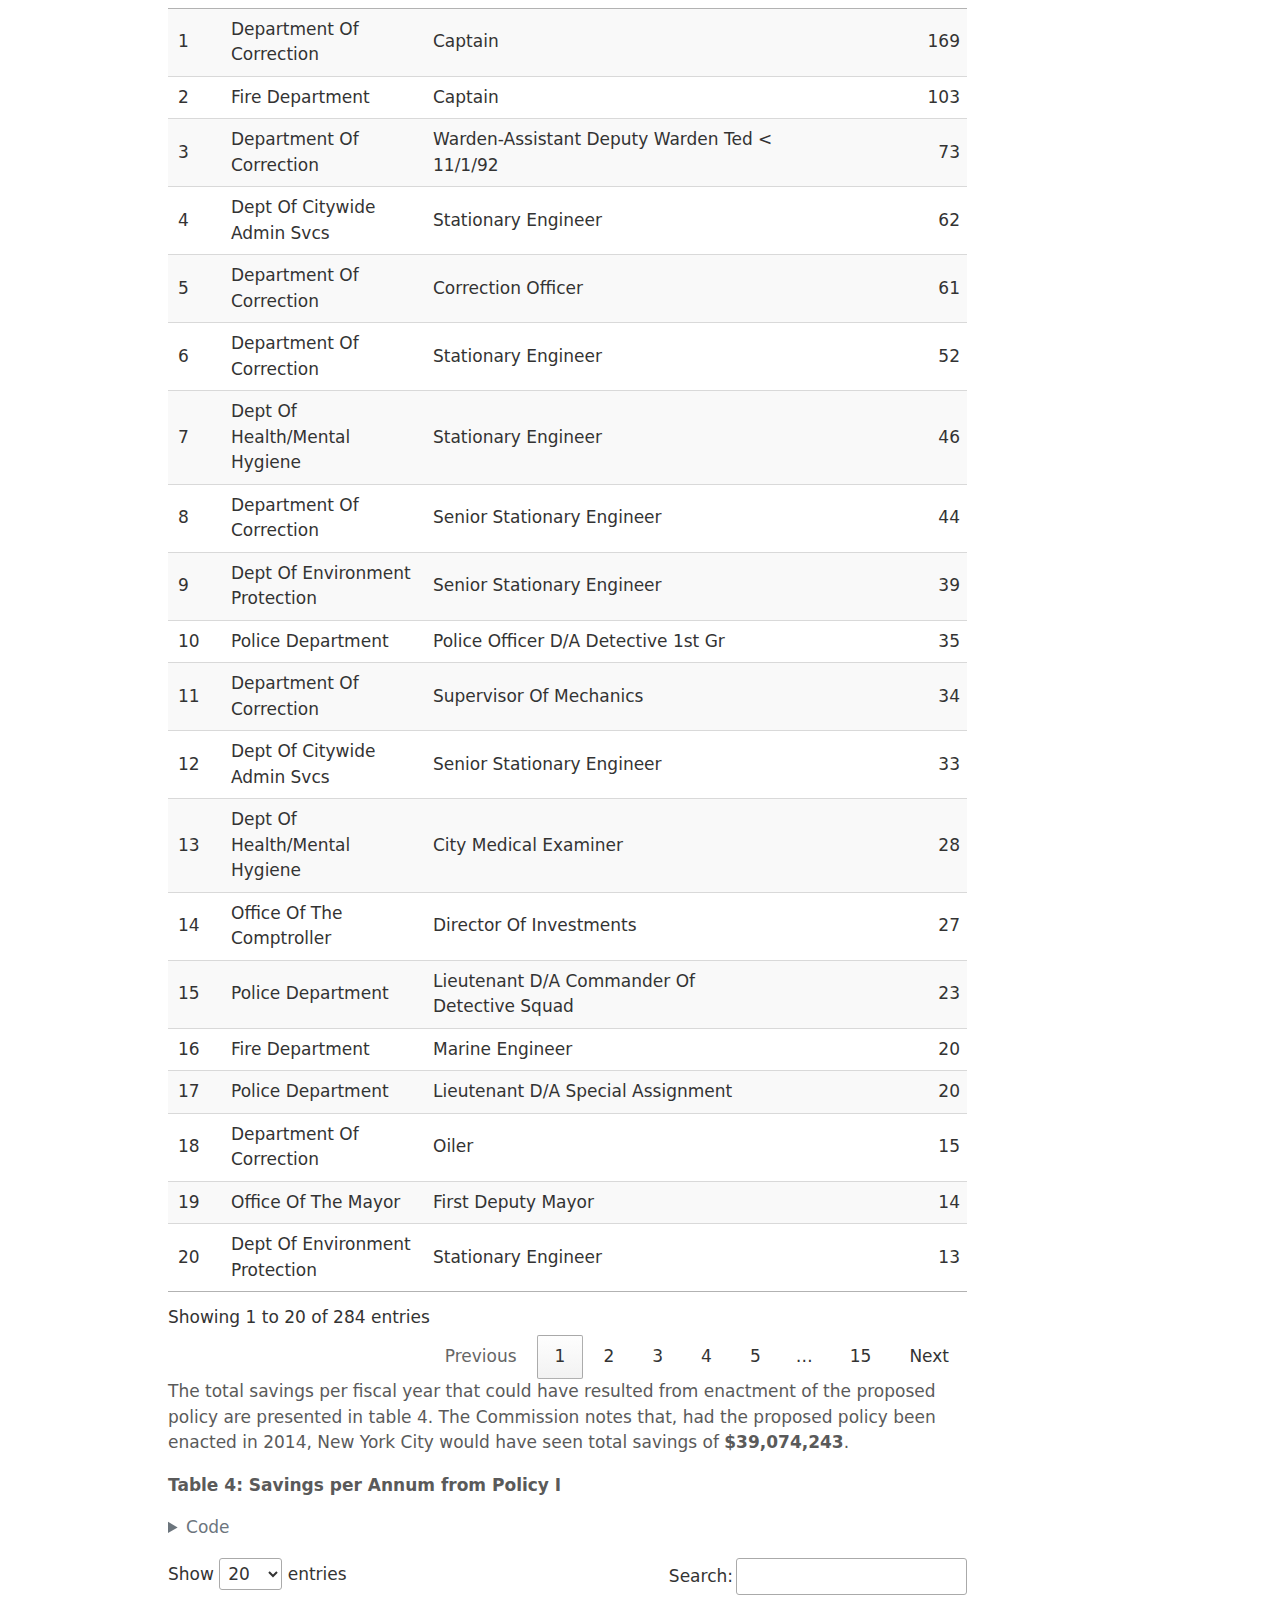
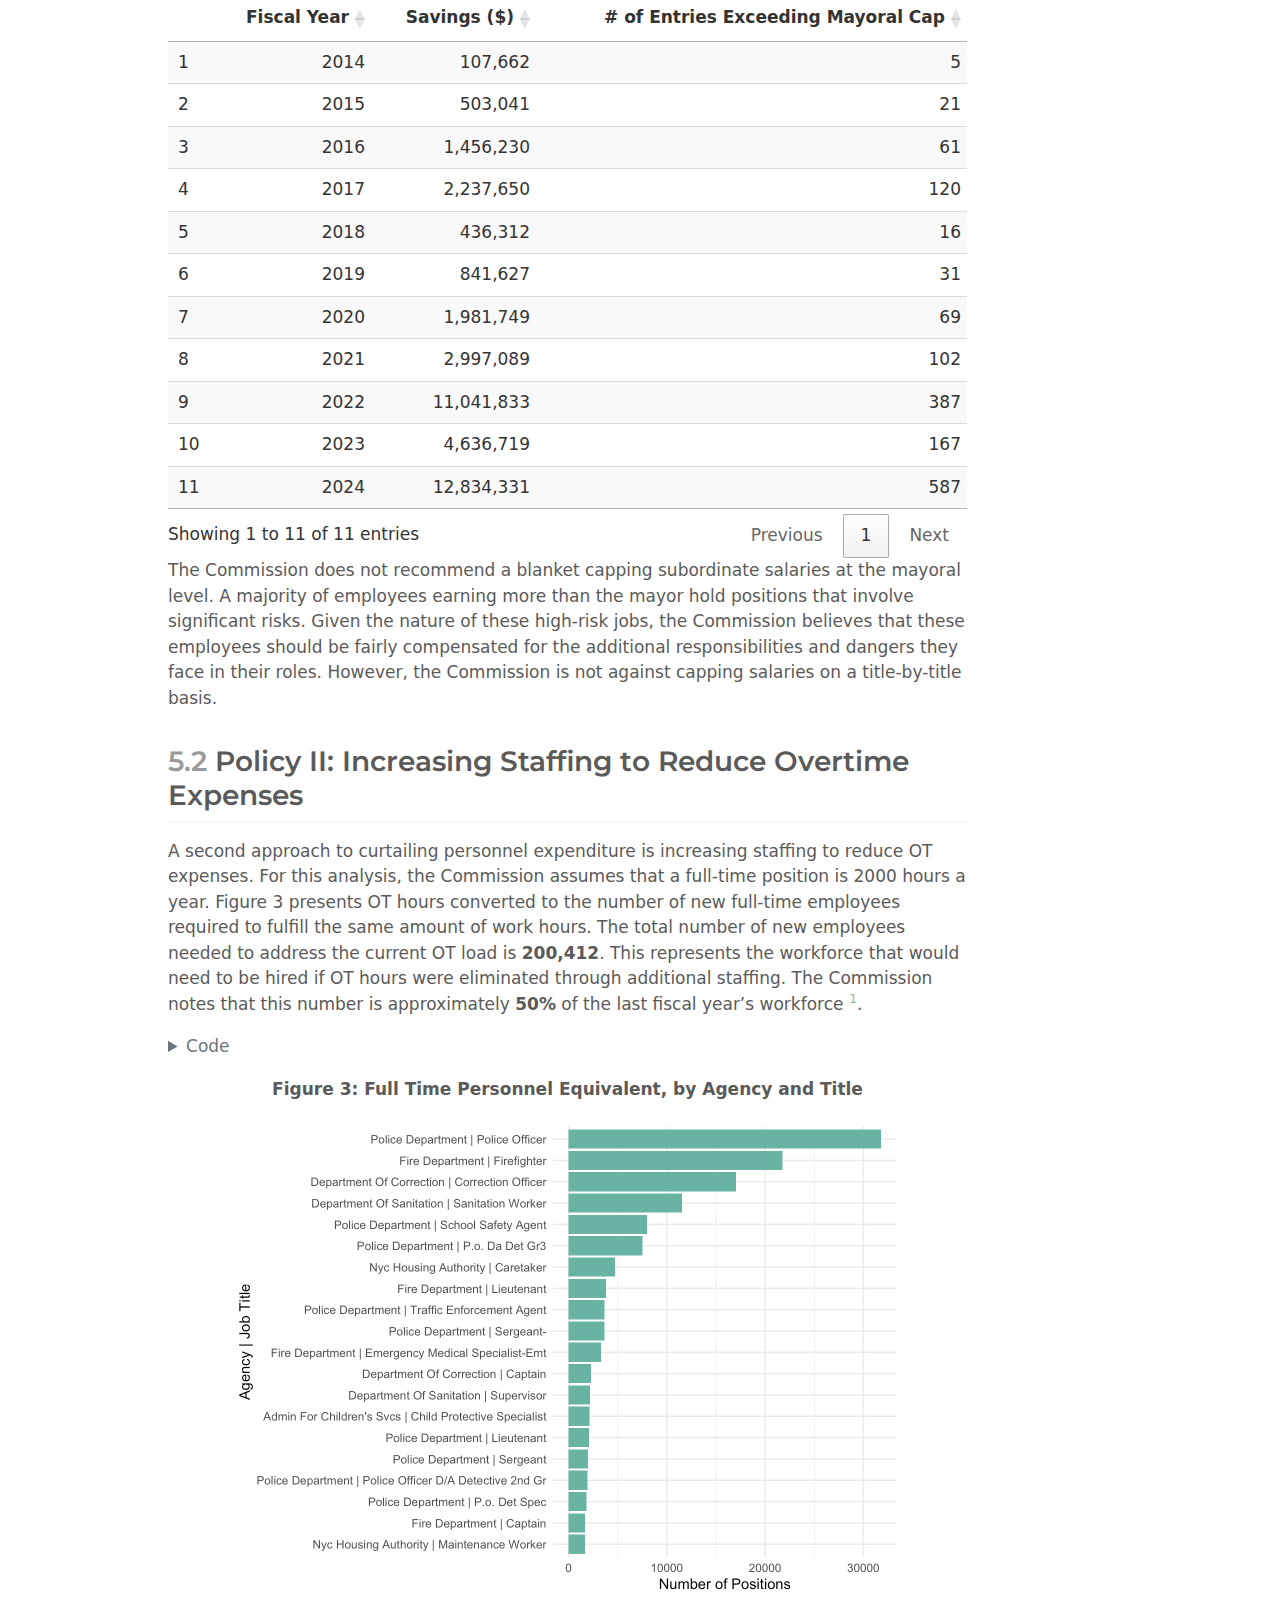
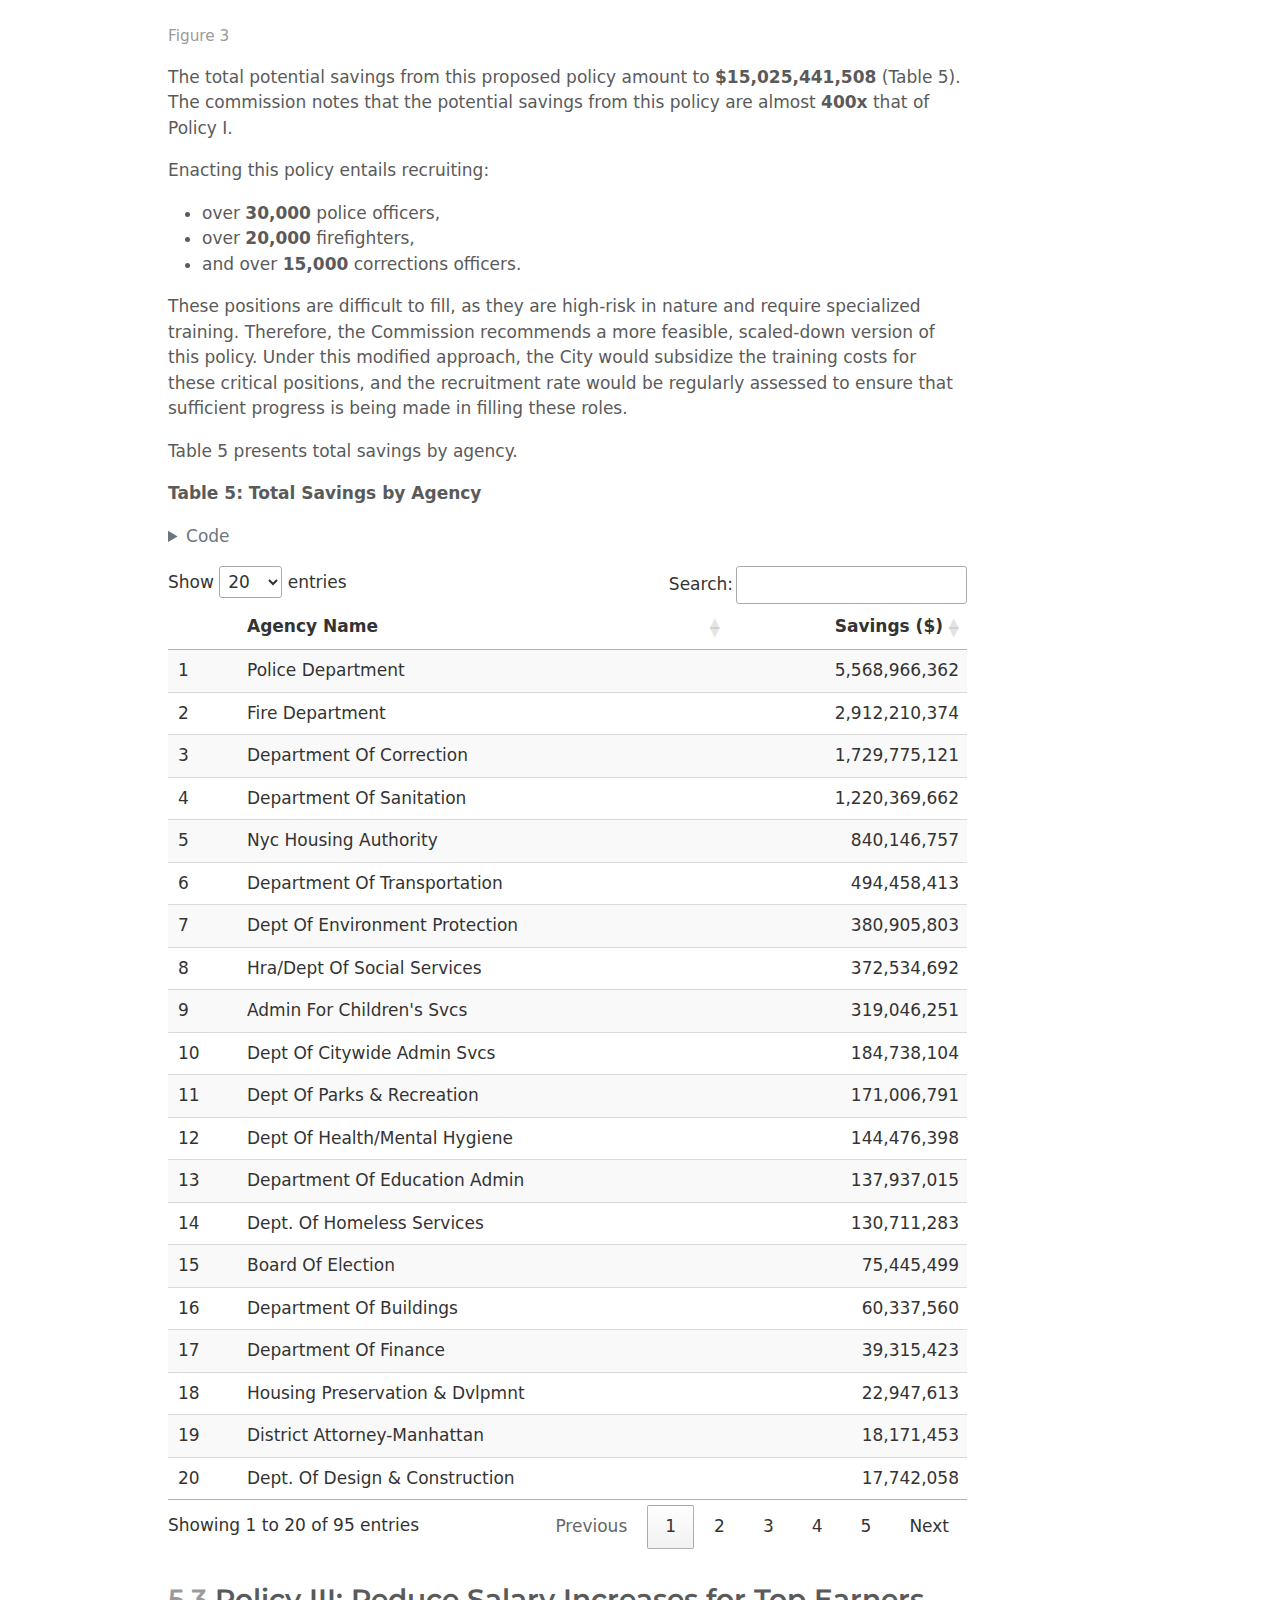
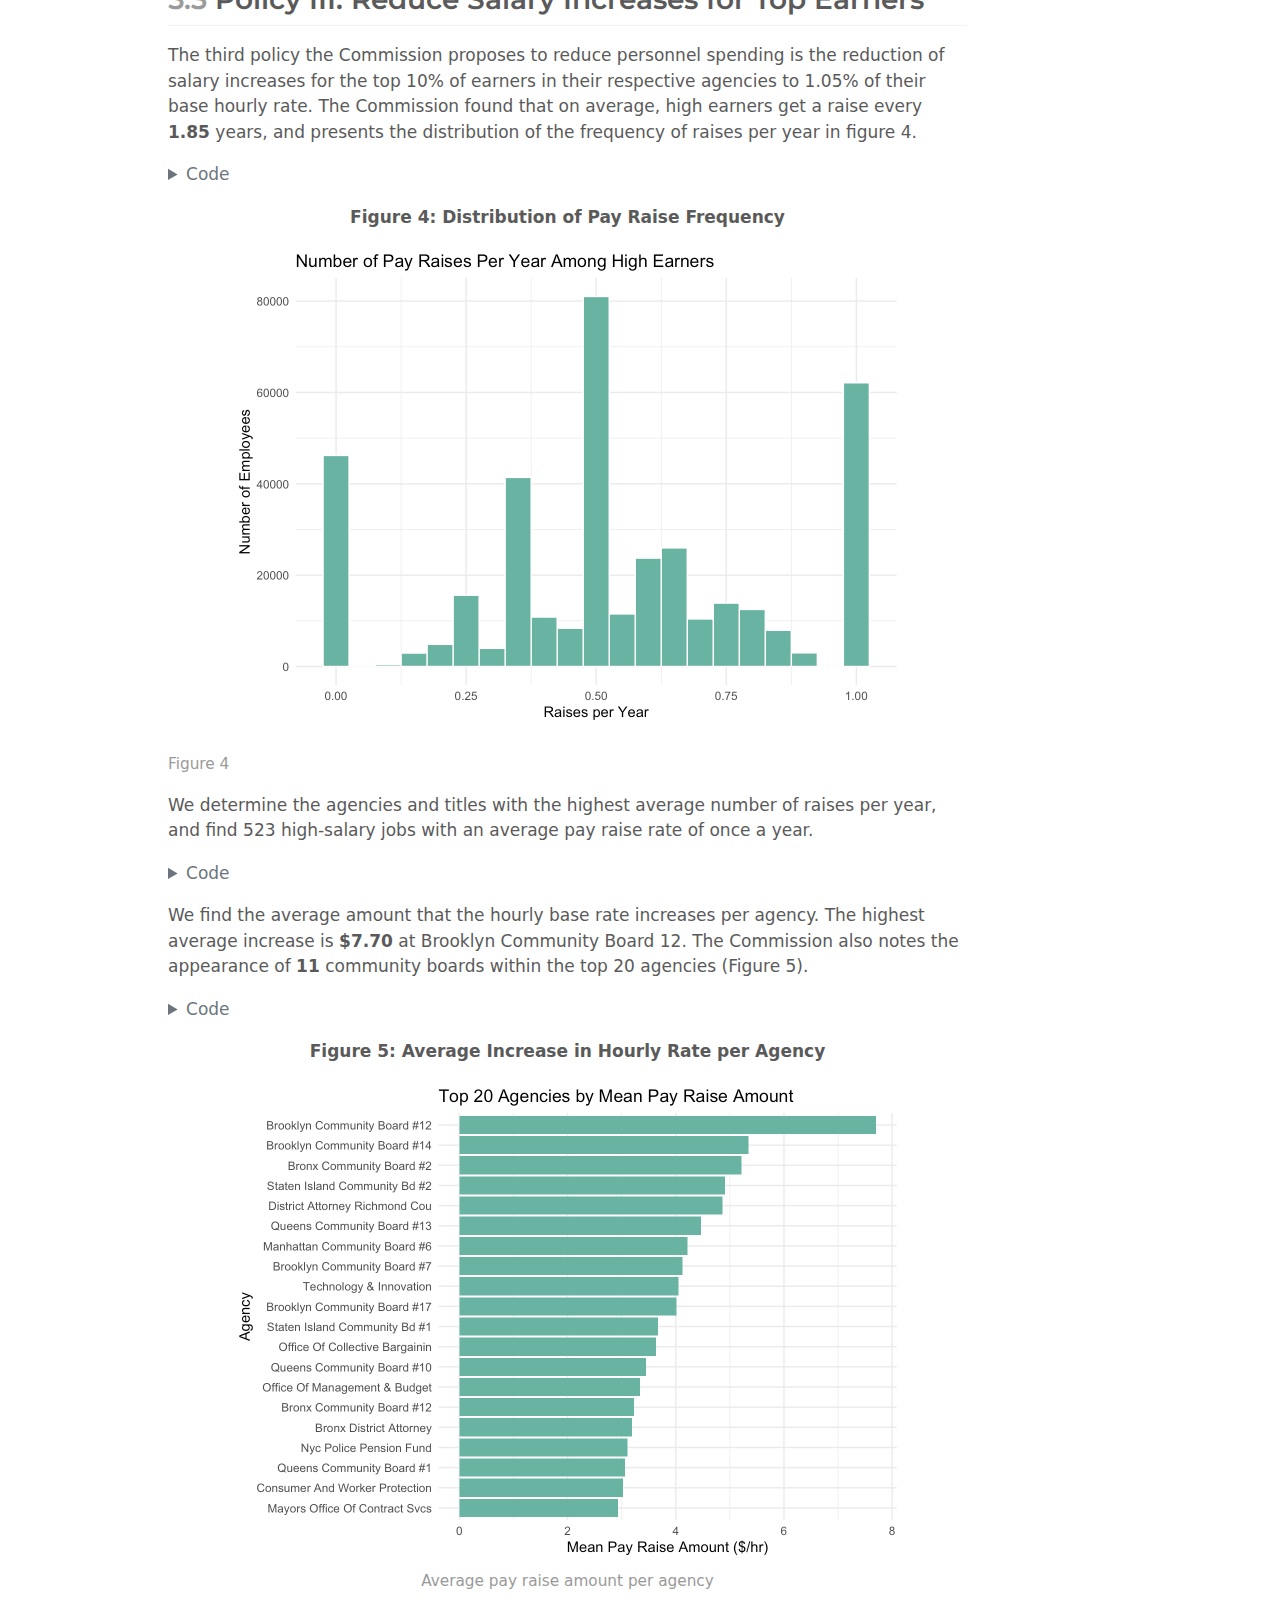
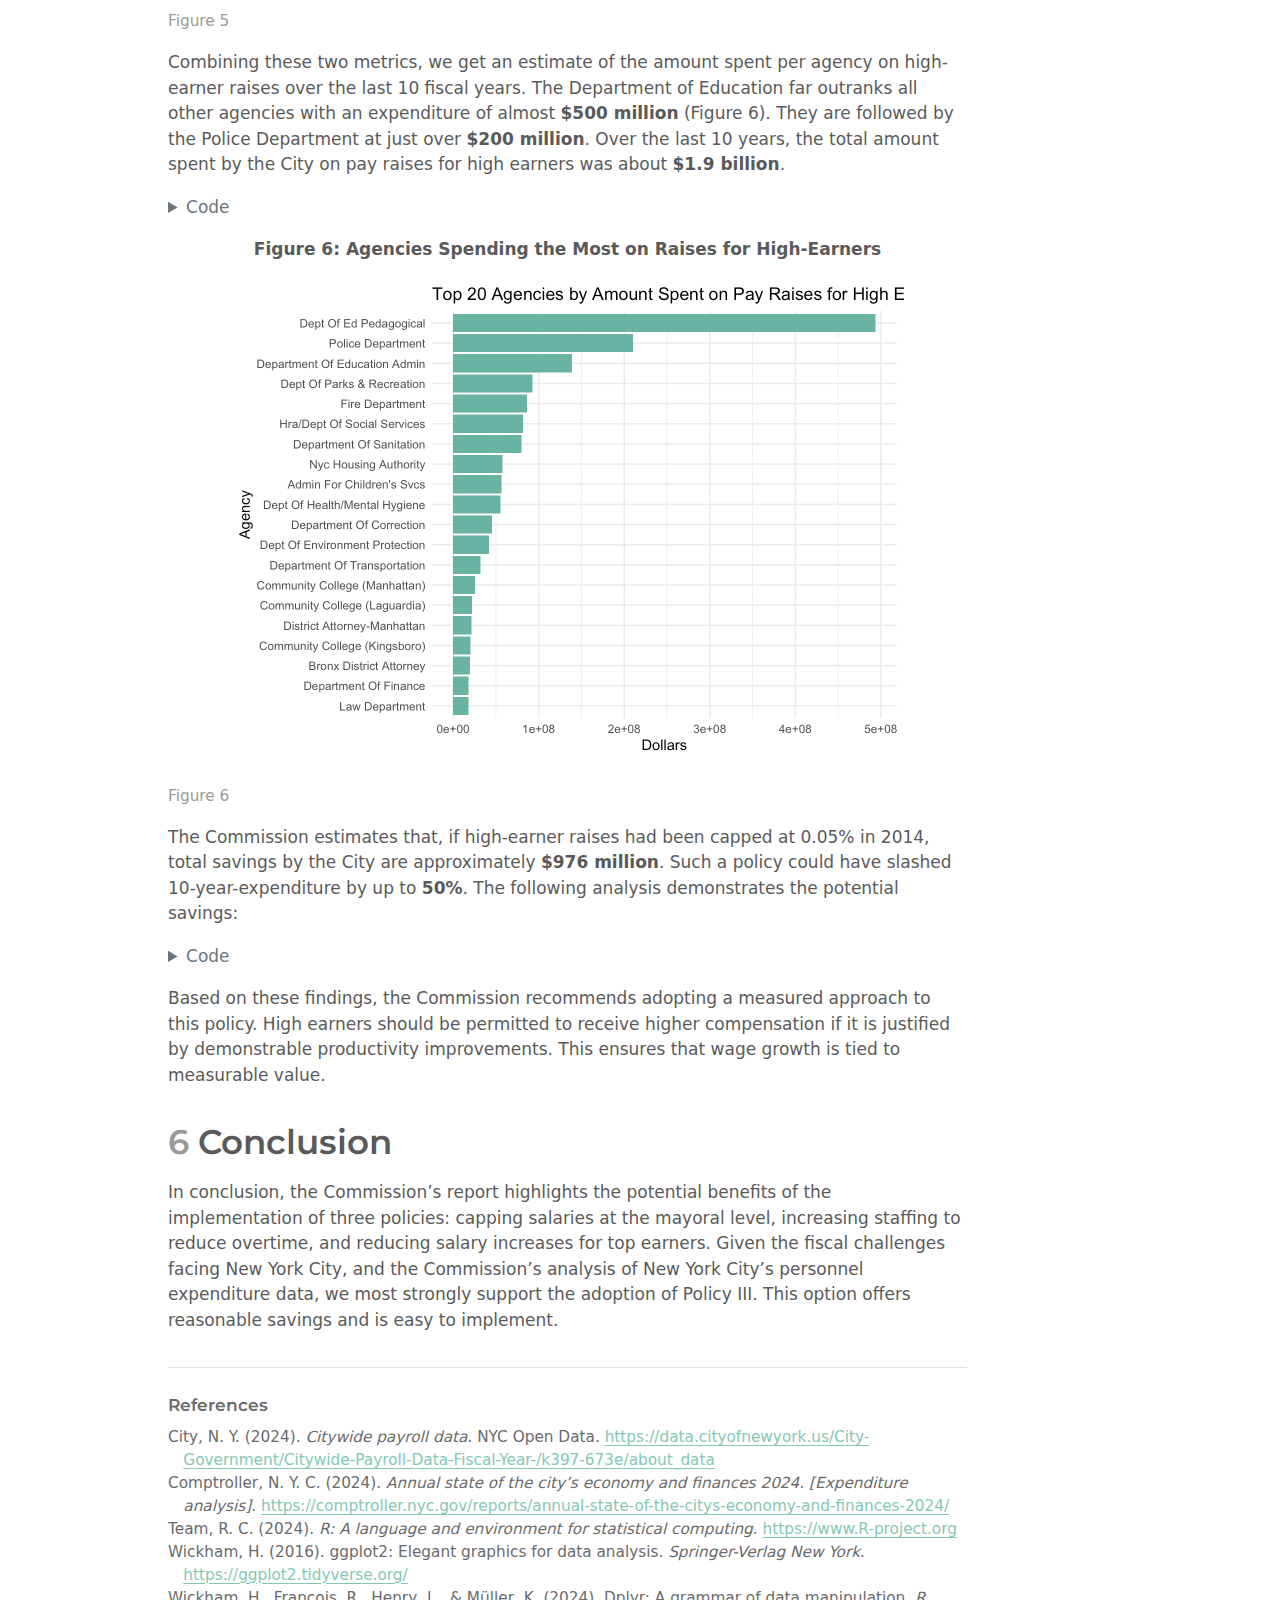
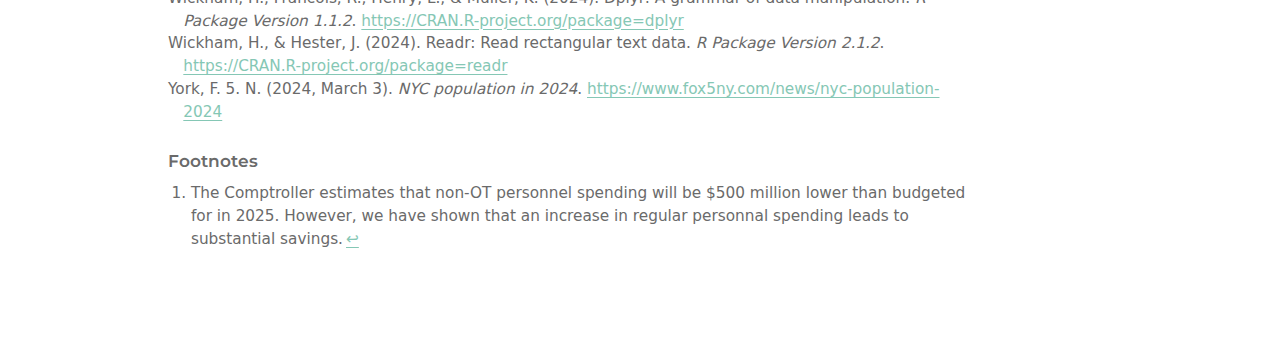
<file: docs/mp01.html>
<!DOCTYPE html>
<html xmlns="http://www.w3.org/1999/xhtml" lang="en" xml:lang="en"><head>

<meta charset="utf-8">
<meta name="generator" content="quarto-1.6.40">

<meta name="viewport" content="width=device-width, initial-scale=1.0, user-scalable=yes">

<meta name="author" content="Jocely Lopez Luna">
<meta name="dcterms.date" content="2025-03-05">

<title>Analysis of New York City’s Payroll Expenditure Data – STA9750 Submission Material</title>
<style>
code{white-space: pre-wrap;}
span.smallcaps{font-variant: small-caps;}
div.columns{display: flex; gap: min(4vw, 1.5em);}
div.column{flex: auto; overflow-x: auto;}
div.hanging-indent{margin-left: 1.5em; text-indent: -1.5em;}
ul.task-list{list-style: none;}
ul.task-list li input[type="checkbox"] {
  width: 0.8em;
  margin: 0 0.8em 0.2em -1em; /* quarto-specific, see https://github.com/quarto-dev/quarto-cli/issues/4556 */ 
  vertical-align: middle;
}
/* CSS for syntax highlighting */
pre > code.sourceCode { white-space: pre; position: relative; }
pre > code.sourceCode > span { line-height: 1.25; }
pre > code.sourceCode > span:empty { height: 1.2em; }
.sourceCode { overflow: visible; }
code.sourceCode > span { color: inherit; text-decoration: inherit; }
div.sourceCode { margin: 1em 0; }
pre.sourceCode { margin: 0; }
@media screen {
div.sourceCode { overflow: auto; }
}
@media print {
pre > code.sourceCode { white-space: pre-wrap; }
pre > code.sourceCode > span { display: inline-block; text-indent: -5em; padding-left: 5em; }
}
pre.numberSource code
  { counter-reset: source-line 0; }
pre.numberSource code > span
  { position: relative; left: -4em; counter-increment: source-line; }
pre.numberSource code > span > a:first-child::before
  { content: counter(source-line);
    position: relative; left: -1em; text-align: right; vertical-align: baseline;
    border: none; display: inline-block;
    -webkit-touch-callout: none; -webkit-user-select: none;
    -khtml-user-select: none; -moz-user-select: none;
    -ms-user-select: none; user-select: none;
    padding: 0 4px; width: 4em;
  }
pre.numberSource { margin-left: 3em;  padding-left: 4px; }
div.sourceCode
  {   }
@media screen {
pre > code.sourceCode > span > a:first-child::before { text-decoration: underline; }
}
/* CSS for citations */
div.csl-bib-body { }
div.csl-entry {
  clear: both;
  margin-bottom: 0em;
}
.hanging-indent div.csl-entry {
  margin-left:2em;
  text-indent:-2em;
}
div.csl-left-margin {
  min-width:2em;
  float:left;
}
div.csl-right-inline {
  margin-left:2em;
  padding-left:1em;
}
div.csl-indent {
  margin-left: 2em;
}</style>


<script src="site_libs/quarto-nav/quarto-nav.js"></script>
<script src="site_libs/quarto-nav/headroom.min.js"></script>
<script src="site_libs/clipboard/clipboard.min.js"></script>
<script src="site_libs/quarto-search/autocomplete.umd.js"></script>
<script src="site_libs/quarto-search/fuse.min.js"></script>
<script src="site_libs/quarto-search/quarto-search.js"></script>
<meta name="quarto:offset" content="./">
<script src="site_libs/quarto-html/quarto.js"></script>
<script src="site_libs/quarto-html/popper.min.js"></script>
<script src="site_libs/quarto-html/tippy.umd.min.js"></script>
<script src="site_libs/quarto-html/anchor.min.js"></script>
<link href="site_libs/quarto-html/tippy.css" rel="stylesheet">
<link href="site_libs/quarto-html/quarto-syntax-highlighting-549806ee2085284f45b00abea8c6df48.css" rel="stylesheet" id="quarto-text-highlighting-styles">
<script src="site_libs/bootstrap/bootstrap.min.js"></script>
<link href="site_libs/bootstrap/bootstrap-icons.css" rel="stylesheet">
<link href="site_libs/bootstrap/bootstrap-5732d83e2b6a4d0ea9313647c5a03cb2.min.css" rel="stylesheet" append-hash="true" id="quarto-bootstrap" data-mode="light">
<script id="quarto-search-options" type="application/json">{
  "location": "navbar",
  "copy-button": false,
  "collapse-after": 3,
  "panel-placement": "end",
  "type": "overlay",
  "limit": 50,
  "keyboard-shortcut": [
    "f",
    "/",
    "s"
  ],
  "show-item-context": false,
  "language": {
    "search-no-results-text": "No results",
    "search-matching-documents-text": "matching documents",
    "search-copy-link-title": "Copy link to search",
    "search-hide-matches-text": "Hide additional matches",
    "search-more-match-text": "more match in this document",
    "search-more-matches-text": "more matches in this document",
    "search-clear-button-title": "Clear",
    "search-text-placeholder": "",
    "search-detached-cancel-button-title": "Cancel",
    "search-submit-button-title": "Submit",
    "search-label": "Search"
  }
}</script>
<link href="site_libs/htmltools-fill-0.5.8.1/fill.css" rel="stylesheet">
<script src="site_libs/htmlwidgets-1.6.4/htmlwidgets.js"></script>
<link href="site_libs/datatables-css-0.0.0/datatables-crosstalk.css" rel="stylesheet">
<script src="site_libs/datatables-binding-0.33/datatables.js"></script>
<script src="site_libs/jquery-3.6.0/jquery-3.6.0.min.js"></script>
<link href="site_libs/dt-core-1.13.6/css/jquery.dataTables.min.css" rel="stylesheet">
<link href="site_libs/dt-core-1.13.6/css/jquery.dataTables.extra.css" rel="stylesheet">
<script src="site_libs/dt-core-1.13.6/js/jquery.dataTables.min.js"></script>
<link href="site_libs/crosstalk-1.2.1/css/crosstalk.min.css" rel="stylesheet">
<script src="site_libs/crosstalk-1.2.1/js/crosstalk.min.js"></script>


<link rel="stylesheet" href="styles.css">
</head>

<body class="nav-fixed">

<div id="quarto-search-results"></div>
  <header id="quarto-header" class="headroom fixed-top">
    <nav class="navbar navbar-expand-lg " data-bs-theme="dark">
      <div class="navbar-container container-fluid">
      <div class="navbar-brand-container mx-auto">
    <a class="navbar-brand" href="./index.html">
    <span class="navbar-title">STA9750 Submission Material</span>
    </a>
  </div>
        <div class="quarto-navbar-tools tools-end">
</div>
      </div> <!-- /container-fluid -->
    </nav>
</header>
<!-- content -->
<div id="quarto-content" class="quarto-container page-columns page-rows-contents page-layout-article page-navbar">
<!-- sidebar -->
<!-- margin-sidebar -->
    <div id="quarto-margin-sidebar" class="sidebar margin-sidebar">
        <nav id="TOC" role="doc-toc" class="toc-active">
    <h2 id="toc-title">On this page</h2>
   
  <ul>
  <li><a href="#executive-summary" id="toc-executive-summary" class="nav-link active" data-scroll-target="#executive-summary"><span class="header-section-number">1</span> Executive Summary</a>
  <ul class="collapse">
  <li><a href="#quick-facts" id="toc-quick-facts" class="nav-link" data-scroll-target="#quick-facts"><span class="header-section-number">1.1</span> Quick Facts</a></li>
  </ul></li>
  <li><a href="#background" id="toc-background" class="nav-link" data-scroll-target="#background"><span class="header-section-number">2</span> Background</a></li>
  <li><a href="#problem-description" id="toc-problem-description" class="nav-link" data-scroll-target="#problem-description"><span class="header-section-number">3</span> Problem Description</a></li>
  <li><a href="#data-acquisition-and-preparation" id="toc-data-acquisition-and-preparation" class="nav-link" data-scroll-target="#data-acquisition-and-preparation"><span class="header-section-number">4</span> Data Acquisition and Preparation</a></li>
  <li><a href="#policy-analysis" id="toc-policy-analysis" class="nav-link" data-scroll-target="#policy-analysis"><span class="header-section-number">5</span> Policy Analysis</a>
  <ul class="collapse">
  <li><a href="#policy-i-capping-salaries-at-mayoral-level" id="toc-policy-i-capping-salaries-at-mayoral-level" class="nav-link" data-scroll-target="#policy-i-capping-salaries-at-mayoral-level"><span class="header-section-number">5.1</span> Policy I: Capping Salaries at Mayoral Level</a></li>
  <li><a href="#policy-ii-increasing-staffing-to-reduce-overtime-expenses" id="toc-policy-ii-increasing-staffing-to-reduce-overtime-expenses" class="nav-link" data-scroll-target="#policy-ii-increasing-staffing-to-reduce-overtime-expenses"><span class="header-section-number">5.2</span> Policy II: Increasing Staffing to Reduce Overtime Expenses</a></li>
  </ul></li>
  </ul>
</nav>
    </div>
<!-- main -->
<main class="content" id="quarto-document-content">

<header id="title-block-header" class="quarto-title-block default">
<div class="quarto-title">
<div class="quarto-title-block"><div><h1 class="title">Analysis of New York City’s Payroll Expenditure Data</h1><button type="button" class="btn code-tools-button dropdown-toggle" id="quarto-code-tools-menu" data-bs-toggle="dropdown" aria-expanded="false"><i class="bi"></i> Code</button><ul class="dropdown-menu dropdown-menu-end" aria-labelelledby="quarto-code-tools-menu"><li><a id="quarto-show-all-code" class="dropdown-item" href="javascript:void(0)" role="button">Show All Code</a></li><li><a id="quarto-hide-all-code" class="dropdown-item" href="javascript:void(0)" role="button">Hide All Code</a></li><li><hr class="dropdown-divider"></li><li><a id="quarto-view-source" class="dropdown-item" href="javascript:void(0)" role="button">View Source</a></li></ul></div></div>
</div>



<div class="quarto-title-meta">

    <div>
    <div class="quarto-title-meta-heading">Author</div>
    <div class="quarto-title-meta-contents">
             <p>Jocely Lopez Luna </p>
          </div>
  </div>
    
    <div>
    <div class="quarto-title-meta-heading">Published</div>
    <div class="quarto-title-meta-contents">
      <p class="date">March 5, 2025</p>
    </div>
  </div>
  
    
  </div>
  


</header>


<p><img src="docs/logo.jpeg" class="img-fluid" style="width:1in" alt="CATS logo"> <strong>Commission to Analyze Taxpayer Spending</strong></p>
<section id="executive-summary" class="level1" data-number="1">
<h1 data-number="1"><span class="header-section-number">1</span> Executive Summary</h1>
<p>This report analyzes New York City personnel expenditure data collected between 2014 and 2024, with the goal of analyzing policies that effectively reduce personnel spending. The Commission proposes 3 policy options:</p>
<ul>
<li>Policy I: Capping Salaries at Mayoral Level</li>
<li>Policy II: Increasing Staffing to Reduce Overtime Expenses</li>
<li>Policy III: Reduce Salary Increases for Top Earners</li>
</ul>
<p>The data suggest that Policy II offers the largest amount of savings, although its implementation will be significantly difficult. Policy I would result in the least savings, but is the easiest to implement. Policy III strikes a balance between the two, offering moderate savings and ease of implementation.</p>
<p>The Commission most strongly recommends that the City implement Policy III, where raises for high earners are tied to demonstrated productivity improvements, ensuring sustainable wage growth.</p>
<section id="quick-facts" class="level2" data-number="1.1">
<h2 data-number="1.1" class="anchored" data-anchor-id="quick-facts"><span class="header-section-number">1.1</span> Quick Facts</h2>
<ul>
<li>The job title with the highest base rate of pay is <strong>Chairman</strong> with a rate of <strong>$567</strong> per hour.</li>
</ul>
<div class="cell">
<details class="code-fold">
<summary>Code</summary>
<div class="sourceCode cell-code" id="cb1"><pre class="sourceCode r code-with-copy"><code class="sourceCode r"><span id="cb1-1"><a href="#cb1-1" aria-hidden="true" tabindex="-1"></a><span class="fu">library</span>(readr)</span>
<span id="cb1-2"><a href="#cb1-2" aria-hidden="true" tabindex="-1"></a><span class="fu">library</span>(stringr)</span>
<span id="cb1-3"><a href="#cb1-3" aria-hidden="true" tabindex="-1"></a><span class="fu">library</span>(dplyr)</span>
<span id="cb1-4"><a href="#cb1-4" aria-hidden="true" tabindex="-1"></a><span class="fu">library</span>(knitr)</span>
<span id="cb1-5"><a href="#cb1-5" aria-hidden="true" tabindex="-1"></a><span class="fu">library</span>(DT)</span>
<span id="cb1-6"><a href="#cb1-6" aria-hidden="true" tabindex="-1"></a><span class="fu">library</span>(ggplot2)</span>
<span id="cb1-7"><a href="#cb1-7" aria-hidden="true" tabindex="-1"></a></span>
<span id="cb1-8"><a href="#cb1-8" aria-hidden="true" tabindex="-1"></a>nyc_payroll <span class="ot">&lt;-</span> <span class="fu">read_csv</span>(<span class="st">"data/mp01/nyc_payroll_export.csv"</span>) <span class="sc">|&gt;</span> </span>
<span id="cb1-9"><a href="#cb1-9" aria-hidden="true" tabindex="-1"></a>  <span class="fu">mutate</span>(<span class="at">agency_name =</span> <span class="fu">str_to_title</span>(agency_name),</span>
<span id="cb1-10"><a href="#cb1-10" aria-hidden="true" tabindex="-1"></a>         <span class="at">last_name =</span> <span class="fu">str_to_title</span>(last_name),</span>
<span id="cb1-11"><a href="#cb1-11" aria-hidden="true" tabindex="-1"></a>         <span class="at">first_name =</span> <span class="fu">str_to_title</span>(first_name),</span>
<span id="cb1-12"><a href="#cb1-12" aria-hidden="true" tabindex="-1"></a>         <span class="at">work_location_borough =</span> <span class="fu">str_to_title</span>(work_location_borough),</span>
<span id="cb1-13"><a href="#cb1-13" aria-hidden="true" tabindex="-1"></a>         <span class="at">title_description =</span> <span class="fu">str_to_title</span>(title_description),</span>
<span id="cb1-14"><a href="#cb1-14" aria-hidden="true" tabindex="-1"></a>         <span class="at">leave_status_as_of_june_30 =</span> <span class="fu">str_to_title</span>(leave_status_as_of_june_30))</span>
<span id="cb1-15"><a href="#cb1-15" aria-hidden="true" tabindex="-1"></a></span>
<span id="cb1-16"><a href="#cb1-16" aria-hidden="true" tabindex="-1"></a><span class="co"># Constants</span></span>
<span id="cb1-17"><a href="#cb1-17" aria-hidden="true" tabindex="-1"></a>WORK_HOURS_IN_DAY <span class="ot">=</span> <span class="fl">7.5</span></span>
<span id="cb1-18"><a href="#cb1-18" aria-hidden="true" tabindex="-1"></a>FT_ANNUAL_HOURS <span class="ot">=</span> <span class="dv">2000</span></span>
<span id="cb1-19"><a href="#cb1-19" aria-hidden="true" tabindex="-1"></a>N_ITEMS <span class="ot">=</span> <span class="dv">20</span></span>
<span id="cb1-20"><a href="#cb1-20" aria-hidden="true" tabindex="-1"></a>PAY_RAISE_CAP <span class="ot">=</span> <span class="fl">0.005</span></span>
<span id="cb1-21"><a href="#cb1-21" aria-hidden="true" tabindex="-1"></a></span>
<span id="cb1-22"><a href="#cb1-22" aria-hidden="true" tabindex="-1"></a>HOURLY_RATE_MAX <span class="ot">=</span> nyc_payroll <span class="sc">|&gt;</span> </span>
<span id="cb1-23"><a href="#cb1-23" aria-hidden="true" tabindex="-1"></a>  <span class="fu">filter</span>(pay_basis <span class="sc">==</span> <span class="st">"per Hour"</span>) <span class="sc">|&gt;</span></span>
<span id="cb1-24"><a href="#cb1-24" aria-hidden="true" tabindex="-1"></a>  <span class="fu">arrange</span>(base_salary) <span class="sc">|&gt;</span></span>
<span id="cb1-25"><a href="#cb1-25" aria-hidden="true" tabindex="-1"></a>  <span class="fu">mutate</span>(<span class="at">jump =</span> base_salary <span class="sc">-</span> <span class="fu">lag</span>(base_salary)) <span class="sc">|&gt;</span></span>
<span id="cb1-26"><a href="#cb1-26" aria-hidden="true" tabindex="-1"></a>  <span class="fu">select</span>(jump, base_salary, agency_name) <span class="sc">|&gt;</span></span>
<span id="cb1-27"><a href="#cb1-27" aria-hidden="true" tabindex="-1"></a>  <span class="fu">arrange</span>(jump) <span class="sc">|&gt;</span></span>
<span id="cb1-28"><a href="#cb1-28" aria-hidden="true" tabindex="-1"></a>  <span class="fu">slice_max</span>(jump,<span class="at">n=</span><span class="dv">1</span>) <span class="sc">|&gt;</span></span>
<span id="cb1-29"><a href="#cb1-29" aria-hidden="true" tabindex="-1"></a>  <span class="fu">pull</span>(base_salary)</span>
<span id="cb1-30"><a href="#cb1-30" aria-hidden="true" tabindex="-1"></a></span>
<span id="cb1-31"><a href="#cb1-31" aria-hidden="true" tabindex="-1"></a><span class="co"># Adding total_pay and base_rt_hr columns.</span></span>
<span id="cb1-32"><a href="#cb1-32" aria-hidden="true" tabindex="-1"></a>nyc_payroll <span class="ot">&lt;-</span></span>
<span id="cb1-33"><a href="#cb1-33" aria-hidden="true" tabindex="-1"></a>  nyc_payroll <span class="sc">|&gt;</span></span>
<span id="cb1-34"><a href="#cb1-34" aria-hidden="true" tabindex="-1"></a>  <span class="fu">mutate</span>(<span class="at">total_pay =</span></span>
<span id="cb1-35"><a href="#cb1-35" aria-hidden="true" tabindex="-1"></a>           <span class="fu">case_when</span>(</span>
<span id="cb1-36"><a href="#cb1-36" aria-hidden="true" tabindex="-1"></a>             (pay_basis <span class="sc">==</span> <span class="st">"per Day"</span> <span class="sc">&amp;</span> regular_hours <span class="sc">&gt;=</span> <span class="dv">0</span> <span class="sc">&amp;</span> ot_hours <span class="sc">&lt;</span> <span class="dv">0</span>) <span class="sc">~</span> base_salary <span class="sc">*</span> <span class="fu">floor</span>(regular_hours <span class="sc">/</span> WORK_HOURS_IN_DAY),</span>
<span id="cb1-37"><a href="#cb1-37" aria-hidden="true" tabindex="-1"></a>             (pay_basis <span class="sc">==</span> <span class="st">"per Day"</span> <span class="sc">&amp;</span> regular_hours <span class="sc">&gt;=</span> <span class="dv">0</span> <span class="sc">&amp;</span> ot_hours <span class="sc">&gt;=</span> <span class="dv">0</span>) <span class="sc">~</span> base_salary <span class="sc">*</span> <span class="fu">floor</span>(regular_hours <span class="sc">/</span> WORK_HOURS_IN_DAY) <span class="sc">+</span> ((base_salary<span class="sc">/</span>WORK_HOURS_IN_DAY) <span class="sc">*</span> ot_hours <span class="sc">*</span> <span class="fl">1.5</span>),</span>
<span id="cb1-38"><a href="#cb1-38" aria-hidden="true" tabindex="-1"></a>             (pay_basis <span class="sc">==</span> <span class="st">"per Hour"</span> <span class="sc">&amp;</span> regular_hours <span class="sc">&gt;=</span> <span class="dv">0</span> <span class="sc">&amp;</span> ot_hours <span class="sc">&gt;=</span> <span class="dv">0</span>) <span class="sc">~</span> base_salary <span class="sc">*</span> (regular_hours <span class="sc">+</span> ot_hours <span class="sc">*</span> <span class="fl">1.5</span>),</span>
<span id="cb1-39"><a href="#cb1-39" aria-hidden="true" tabindex="-1"></a>             (pay_basis <span class="sc">==</span> <span class="st">"per Hour"</span> <span class="sc">&amp;</span> regular_hours <span class="sc">&gt;=</span> <span class="dv">0</span> <span class="sc">&amp;</span> ot_hours <span class="sc">&lt;</span> <span class="dv">0</span>) <span class="sc">~</span> base_salary <span class="sc">*</span> regular_hours,</span>
<span id="cb1-40"><a href="#cb1-40" aria-hidden="true" tabindex="-1"></a>             (pay_basis <span class="sc">==</span> <span class="st">"per Hour"</span> <span class="sc">&amp;</span> regular_hours <span class="sc">&lt;</span> <span class="dv">0</span>) <span class="sc">~</span> <span class="cn">NA</span>,</span>
<span id="cb1-41"><a href="#cb1-41" aria-hidden="true" tabindex="-1"></a>             <span class="at">.default =</span> base_salary <span class="sc">+</span> (base_salary<span class="sc">/</span>FT_ANNUAL_HOURS <span class="sc">*</span> <span class="fl">1.5</span> <span class="sc">*</span> ot_hours),</span>
<span id="cb1-42"><a href="#cb1-42" aria-hidden="true" tabindex="-1"></a>             ),</span>
<span id="cb1-43"><a href="#cb1-43" aria-hidden="true" tabindex="-1"></a>         <span class="at">base_rate_hr =</span> <span class="fu">case_when</span>(</span>
<span id="cb1-44"><a href="#cb1-44" aria-hidden="true" tabindex="-1"></a>           pay_basis <span class="sc">==</span> <span class="st">"per Day"</span> <span class="sc">&amp;</span> (base_salary<span class="sc">/</span>WORK_HOURS_IN_DAY) <span class="sc">&lt;</span> HOURLY_RATE_MAX <span class="sc">~</span> base_salary <span class="sc">/</span> WORK_HOURS_IN_DAY,</span>
<span id="cb1-45"><a href="#cb1-45" aria-hidden="true" tabindex="-1"></a>           pay_basis <span class="sc">==</span> <span class="st">"per Day"</span> <span class="sc">&amp;</span> (base_salary<span class="sc">/</span>WORK_HOURS_IN_DAY) <span class="sc">&gt;=</span> HOURLY_RATE_MAX <span class="sc">~</span> base_salary <span class="sc">/</span> FT_ANNUAL_HOURS, <span class="co"># I assume they meant pay basis is per Annum</span></span>
<span id="cb1-46"><a href="#cb1-46" aria-hidden="true" tabindex="-1"></a>           pay_basis <span class="sc">==</span> <span class="st">"per Hour"</span> <span class="sc">&amp;</span> base_salary <span class="sc">&lt;</span> HOURLY_RATE_MAX <span class="sc">~</span> base_salary,</span>
<span id="cb1-47"><a href="#cb1-47" aria-hidden="true" tabindex="-1"></a>           pay_basis <span class="sc">==</span> <span class="st">"per Hour"</span> <span class="sc">&amp;</span> base_salary <span class="sc">&gt;=</span> HOURLY_RATE_MAX <span class="sc">~</span> base_salary <span class="sc">/</span> FT_ANNUAL_HOURS, <span class="co"># I assume they meant per Annum</span></span>
<span id="cb1-48"><a href="#cb1-48" aria-hidden="true" tabindex="-1"></a>           <span class="cn">TRUE</span> <span class="sc">~</span> base_salary <span class="sc">/</span> FT_ANNUAL_HOURS</span>
<span id="cb1-49"><a href="#cb1-49" aria-hidden="true" tabindex="-1"></a>      )</span>
<span id="cb1-50"><a href="#cb1-50" aria-hidden="true" tabindex="-1"></a>    )</span>
<span id="cb1-51"><a href="#cb1-51" aria-hidden="true" tabindex="-1"></a></span>
<span id="cb1-52"><a href="#cb1-52" aria-hidden="true" tabindex="-1"></a>highest_base_rate <span class="ot">&lt;-</span></span>
<span id="cb1-53"><a href="#cb1-53" aria-hidden="true" tabindex="-1"></a>  nyc_payroll <span class="sc">|&gt;</span></span>
<span id="cb1-54"><a href="#cb1-54" aria-hidden="true" tabindex="-1"></a>  <span class="fu">select</span>(fiscal_year,</span>
<span id="cb1-55"><a href="#cb1-55" aria-hidden="true" tabindex="-1"></a>         last_name,mid_init,first_name,</span>
<span id="cb1-56"><a href="#cb1-56" aria-hidden="true" tabindex="-1"></a>         title_description,</span>
<span id="cb1-57"><a href="#cb1-57" aria-hidden="true" tabindex="-1"></a>         agency_name,</span>
<span id="cb1-58"><a href="#cb1-58" aria-hidden="true" tabindex="-1"></a>         base_rate_hr) <span class="sc">|&gt;</span></span>
<span id="cb1-59"><a href="#cb1-59" aria-hidden="true" tabindex="-1"></a>  <span class="fu">slice_max</span>(base_rate_hr, <span class="at">n=</span><span class="dv">1</span>)</span></code><button title="Copy to Clipboard" class="code-copy-button"><i class="bi"></i></button></pre></div>
</details>
</div>
<ul>
<li>The individual with the single highest city total payroll was <strong>Chief Fire Marshal</strong> at the Fire Department of New York (FDNY), Daniel E. Flynn. He earned <strong>$511,821</strong> in 2021.</li>
</ul>
<div class="cell">
<details class="code-fold">
<summary>Code</summary>
<div class="sourceCode cell-code" id="cb2"><pre class="sourceCode r code-with-copy"><code class="sourceCode r"><span id="cb2-1"><a href="#cb2-1" aria-hidden="true" tabindex="-1"></a><span class="co"># Which individual &amp; in what year had the single highest city total payroll (regular and overtime combined)?</span></span>
<span id="cb2-2"><a href="#cb2-2" aria-hidden="true" tabindex="-1"></a>most_paid <span class="ot">&lt;-</span></span>
<span id="cb2-3"><a href="#cb2-3" aria-hidden="true" tabindex="-1"></a>  nyc_payroll <span class="sc">|&gt;</span></span>
<span id="cb2-4"><a href="#cb2-4" aria-hidden="true" tabindex="-1"></a>  <span class="fu">filter</span>(total_pay <span class="sc">==</span> <span class="fu">max</span>(total_pay,<span class="at">na.rm =</span> <span class="cn">TRUE</span>)) <span class="sc">|&gt;</span></span>
<span id="cb2-5"><a href="#cb2-5" aria-hidden="true" tabindex="-1"></a>  <span class="fu">select</span>(fiscal_year,last_name,first_name,mid_init, agency_name,title_description, total_pay)</span></code><button title="Copy to Clipboard" class="code-copy-button"><i class="bi"></i></button></pre></div>
</details>
</div>
<ul>
<li>The individual who worked the most overtime hours in a single year was James Internicola, Correction Officer at the Department Of Correction. He logged <strong>3,693</strong> hours of overtime in 2022.</li>
</ul>
<div class="cell">
<details class="code-fold">
<summary>Code</summary>
<div class="sourceCode cell-code" id="cb3"><pre class="sourceCode r code-with-copy"><code class="sourceCode r"><span id="cb3-1"><a href="#cb3-1" aria-hidden="true" tabindex="-1"></a><span class="co"># Which individual worked the most overtime hours in this data set?</span></span>
<span id="cb3-2"><a href="#cb3-2" aria-hidden="true" tabindex="-1"></a>most_OT <span class="ot">&lt;-</span></span>
<span id="cb3-3"><a href="#cb3-3" aria-hidden="true" tabindex="-1"></a>  nyc_payroll <span class="sc">|&gt;</span></span>
<span id="cb3-4"><a href="#cb3-4" aria-hidden="true" tabindex="-1"></a>  <span class="fu">filter</span>(ot_hours <span class="sc">==</span> <span class="fu">max</span>(ot_hours)) <span class="sc">|&gt;</span></span>
<span id="cb3-5"><a href="#cb3-5" aria-hidden="true" tabindex="-1"></a>  <span class="fu">select</span>(fiscal_year, last_name, first_name, mid_init,agency_name,title_description,ot_hours)</span></code><button title="Copy to Clipboard" class="code-copy-button"><i class="bi"></i></button></pre></div>
</details>
</div>
<ul>
<li>The Department of Education has the highest average total annual payroll at <strong>$10,083,191,004</strong> a year.</li>
</ul>
<div class="cell">
<details class="code-fold">
<summary>Code</summary>
<div class="sourceCode cell-code" id="cb4"><pre class="sourceCode r code-with-copy"><code class="sourceCode r"><span id="cb4-1"><a href="#cb4-1" aria-hidden="true" tabindex="-1"></a>high_total_annual_payroll <span class="ot">&lt;-</span></span>
<span id="cb4-2"><a href="#cb4-2" aria-hidden="true" tabindex="-1"></a>  nyc_payroll <span class="sc">|&gt;</span></span>
<span id="cb4-3"><a href="#cb4-3" aria-hidden="true" tabindex="-1"></a>  <span class="fu">group_by</span>(agency_name, fiscal_year) <span class="sc">|&gt;</span></span>
<span id="cb4-4"><a href="#cb4-4" aria-hidden="true" tabindex="-1"></a>  <span class="fu">summarize</span>(</span>
<span id="cb4-5"><a href="#cb4-5" aria-hidden="true" tabindex="-1"></a>    <span class="at">sum_total_payroll =</span> <span class="fu">sum</span>(total_pay,<span class="at">na.rm=</span><span class="cn">TRUE</span>),</span>
<span id="cb4-6"><a href="#cb4-6" aria-hidden="true" tabindex="-1"></a>    <span class="at">n_emp =</span> <span class="fu">n</span>()</span>
<span id="cb4-7"><a href="#cb4-7" aria-hidden="true" tabindex="-1"></a>  ) <span class="sc">|&gt;</span></span>
<span id="cb4-8"><a href="#cb4-8" aria-hidden="true" tabindex="-1"></a>  <span class="fu">group_by</span>(agency_name) <span class="sc">|&gt;</span></span>
<span id="cb4-9"><a href="#cb4-9" aria-hidden="true" tabindex="-1"></a>  <span class="fu">summarize</span>(<span class="at">mean_total_annual_payroll =</span> <span class="fu">mean</span>(sum_total_payroll, <span class="at">na.rm =</span> <span class="cn">TRUE</span>)) <span class="sc">|&gt;</span></span>
<span id="cb4-10"><a href="#cb4-10" aria-hidden="true" tabindex="-1"></a>  <span class="fu">slice_max</span>(mean_total_annual_payroll, <span class="at">n=</span><span class="dv">1</span>)</span></code><button title="Copy to Clipboard" class="code-copy-button"><i class="bi"></i></button></pre></div>
</details>
</div>
<ul>
<li>The <strong>Department of Education</strong> has the most employees on payroll in each year.</li>
</ul>
<div class="cell">
<details class="code-fold">
<summary>Code</summary>
<div class="sourceCode cell-code" id="cb5"><pre class="sourceCode r code-with-copy"><code class="sourceCode r"><span id="cb5-1"><a href="#cb5-1" aria-hidden="true" tabindex="-1"></a>most_emps <span class="ot">&lt;-</span></span>
<span id="cb5-2"><a href="#cb5-2" aria-hidden="true" tabindex="-1"></a>  nyc_payroll <span class="sc">|&gt;</span></span>
<span id="cb5-3"><a href="#cb5-3" aria-hidden="true" tabindex="-1"></a>  <span class="fu">group_by</span>(fiscal_year, agency_name) <span class="sc">|&gt;</span></span>
<span id="cb5-4"><a href="#cb5-4" aria-hidden="true" tabindex="-1"></a>  <span class="fu">summarize</span>(</span>
<span id="cb5-5"><a href="#cb5-5" aria-hidden="true" tabindex="-1"></a>    <span class="at">num_employees =</span> <span class="fu">n</span>(), <span class="at">.groups =</span> <span class="st">"drop"</span></span>
<span id="cb5-6"><a href="#cb5-6" aria-hidden="true" tabindex="-1"></a>  ) <span class="sc">|&gt;</span></span>
<span id="cb5-7"><a href="#cb5-7" aria-hidden="true" tabindex="-1"></a>  <span class="fu">slice_max</span>(num_employees, <span class="at">n =</span> <span class="dv">1</span>, <span class="at">by =</span> fiscal_year)</span></code><button title="Copy to Clipboard" class="code-copy-button"><i class="bi"></i></button></pre></div>
</details>
</div>
<ul>
<li>The <strong>Board of Elections</strong> has the highest overtime (OT) usage, where employees log approximately 1 hour of OT for every 5 regular hours.</li>
</ul>
<div class="cell">
<details class="code-fold">
<summary>Code</summary>
<div class="sourceCode cell-code" id="cb6"><pre class="sourceCode r code-with-copy"><code class="sourceCode r"><span id="cb6-1"><a href="#cb6-1" aria-hidden="true" tabindex="-1"></a>highest_OT_usage <span class="ot">&lt;-</span></span>
<span id="cb6-2"><a href="#cb6-2" aria-hidden="true" tabindex="-1"></a>  nyc_payroll <span class="sc">|&gt;</span></span>
<span id="cb6-3"><a href="#cb6-3" aria-hidden="true" tabindex="-1"></a>  <span class="fu">group_by</span>(agency_name) <span class="sc">|&gt;</span></span>
<span id="cb6-4"><a href="#cb6-4" aria-hidden="true" tabindex="-1"></a>  <span class="fu">summarize</span>(</span>
<span id="cb6-5"><a href="#cb6-5" aria-hidden="true" tabindex="-1"></a>    <span class="at">sum_reg =</span> <span class="fu">sum</span>(regular_hours,<span class="at">na.rm=</span><span class="cn">TRUE</span>),</span>
<span id="cb6-6"><a href="#cb6-6" aria-hidden="true" tabindex="-1"></a>    <span class="at">sum_ot =</span> <span class="fu">sum</span>(ot_hours,<span class="at">na.rm=</span><span class="cn">TRUE</span>),</span>
<span id="cb6-7"><a href="#cb6-7" aria-hidden="true" tabindex="-1"></a>    <span class="at">ot_ratio =</span> sum_ot<span class="sc">/</span>sum_reg</span>
<span id="cb6-8"><a href="#cb6-8" aria-hidden="true" tabindex="-1"></a>  ) <span class="sc">|&gt;</span></span>
<span id="cb6-9"><a href="#cb6-9" aria-hidden="true" tabindex="-1"></a>  <span class="fu">slice_max</span>(ot_ratio, <span class="at">n =</span> <span class="dv">1</span>)</span></code><button title="Copy to Clipboard" class="code-copy-button"><i class="bi"></i></button></pre></div>
</details>
</div>
<ul>
<li>The average salary of employees who work outside of the five boroughs is <strong>$97,125</strong>.</li>
</ul>
<div class="cell">
<details class="code-fold">
<summary>Code</summary>
<div class="sourceCode cell-code" id="cb7"><pre class="sourceCode r code-with-copy"><code class="sourceCode r"><span id="cb7-1"><a href="#cb7-1" aria-hidden="true" tabindex="-1"></a>salary_out_nyc <span class="ot">&lt;-</span></span>
<span id="cb7-2"><a href="#cb7-2" aria-hidden="true" tabindex="-1"></a>  nyc_payroll <span class="sc">|&gt;</span></span>
<span id="cb7-3"><a href="#cb7-3" aria-hidden="true" tabindex="-1"></a>  <span class="fu">filter</span>(</span>
<span id="cb7-4"><a href="#cb7-4" aria-hidden="true" tabindex="-1"></a>    <span class="sc">!</span><span class="fu">is.na</span>(work_location_borough),</span>
<span id="cb7-5"><a href="#cb7-5" aria-hidden="true" tabindex="-1"></a>    <span class="sc">!</span>work_location_borough <span class="sc">%in%</span> <span class="fu">c</span>(<span class="st">"Bronx"</span>,<span class="st">"Brooklyn"</span>,<span class="st">"Queens"</span>,<span class="st">"Manhattan"</span>,<span class="st">"Staten Island"</span>)</span>
<span id="cb7-6"><a href="#cb7-6" aria-hidden="true" tabindex="-1"></a>    ) <span class="sc">|&gt;</span></span>
<span id="cb7-7"><a href="#cb7-7" aria-hidden="true" tabindex="-1"></a>  <span class="fu">summarize</span>(<span class="at">average =</span> <span class="fu">mean</span>(total_pay,<span class="at">na.rm=</span><span class="cn">TRUE</span>))</span></code><button title="Copy to Clipboard" class="code-copy-button"><i class="bi"></i></button></pre></div>
</details>
</div>
<ul>
<li>From 2014 to 2024, the city’s aggregate payroll grew <strong>45%</strong>, from $22,452,904,026 to $32,635,103,990.</li>
</ul>
<div class="cell">
<details class="code-fold">
<summary>Code</summary>
<div class="sourceCode cell-code" id="cb8"><pre class="sourceCode r code-with-copy"><code class="sourceCode r"><span id="cb8-1"><a href="#cb8-1" aria-hidden="true" tabindex="-1"></a>actual_payroll <span class="ot">&lt;-</span></span>
<span id="cb8-2"><a href="#cb8-2" aria-hidden="true" tabindex="-1"></a>  nyc_payroll <span class="sc">|&gt;</span></span>
<span id="cb8-3"><a href="#cb8-3" aria-hidden="true" tabindex="-1"></a>  <span class="fu">group_by</span>(fiscal_year) <span class="sc">|&gt;</span></span>
<span id="cb8-4"><a href="#cb8-4" aria-hidden="true" tabindex="-1"></a>  <span class="fu">summarize</span>(</span>
<span id="cb8-5"><a href="#cb8-5" aria-hidden="true" tabindex="-1"></a>    <span class="at">aggregate_pay =</span> <span class="fu">sum</span>(total_pay,<span class="at">na.rm=</span><span class="cn">TRUE</span>)</span>
<span id="cb8-6"><a href="#cb8-6" aria-hidden="true" tabindex="-1"></a>    ) <span class="sc">|&gt;</span></span>
<span id="cb8-7"><a href="#cb8-7" aria-hidden="true" tabindex="-1"></a>  <span class="fu">mutate</span>(<span class="at">percent_change =</span> ((aggregate_pay <span class="sc">-</span> <span class="fu">lag</span>(aggregate_pay)) <span class="sc">/</span> <span class="fu">lag</span>(aggregate_pay)) <span class="sc">*</span> <span class="dv">100</span>)</span></code><button title="Copy to Clipboard" class="code-copy-button"><i class="bi"></i></button></pre></div>
</details>
</div>
</section>
</section>
<section id="background" class="level1" data-number="2">
<h1 data-number="2"><span class="header-section-number">2</span> Background</h1>
<p>New York City’s population of 8.26 million requires a sizable host of people to maintain a livable city for all <span class="citation" data-cites="fox5ny">(<a href="#ref-fox5ny" role="doc-biblioref">York, 2024</a>)</span>. In 2024 alone, the City employed 562,898 people to put our fires out, teach our children, and clean up our streets, among other things <span class="citation" data-cites="nyc_open_data_payroll">(<a href="#ref-nyc_open_data_payroll" role="doc-biblioref">City, 2024</a>)</span>. It follows then, that a large portion of the City’s budget is dedicated to personnel costs. While the efforts of these individuals is highly appreciated, we must also strive for optimization in personnel costs to lower the cost of living so that New Yorkers can thrive in our city.</p>
</section>
<section id="problem-description" class="level1" data-number="3">
<h1 data-number="3"><span class="header-section-number">3</span> Problem Description</h1>
<p>In fiscal year 2024, ~31% ($32,998,000) of the City’s $107,115,000 million budget was set aside to pay for the salaries and wages of government employees. However, in 2025, the city government estimates that it will see an 3.8% increase in personnel spending. Likewise, the City predicts that 2026 will see a 2.6% rise in salaries, even though total expenditures will be down 1.1% that year. Indeed, rising personnel costs is and will continue to be a pervasive problem for New York City, with the Comptroller estimating a 3.4% annual growth in payroll expenditure for 2026 and beyond (Figure 1) <span class="citation" data-cites="nyc_comptroller_annual_analysis">(<a href="#ref-nyc_comptroller_annual_analysis" role="doc-biblioref">Comptroller, 2024</a>)</span>.</p>
<details class="code-fold">
<summary>Code</summary>
<div class="sourceCode cell-code" id="cb9"><pre class="sourceCode r code-with-copy"><code class="sourceCode r"><span id="cb9-1"><a href="#cb9-1" aria-hidden="true" tabindex="-1"></a>last_yr <span class="ot">=</span> <span class="fu">tail</span>(actual_payroll,<span class="at">n=</span><span class="dv">1</span>) <span class="sc">|&gt;</span> <span class="fu">pull</span>(fiscal_year)</span>
<span id="cb9-2"><a href="#cb9-2" aria-hidden="true" tabindex="-1"></a>last_ap <span class="ot">=</span> <span class="fu">tail</span>(actual_payroll,<span class="at">n=</span><span class="dv">1</span>) <span class="sc">|&gt;</span> <span class="fu">pull</span>(aggregate_pay)</span>
<span id="cb9-3"><a href="#cb9-3" aria-hidden="true" tabindex="-1"></a></span>
<span id="cb9-4"><a href="#cb9-4" aria-hidden="true" tabindex="-1"></a>predicted_payroll <span class="ot">&lt;-</span> <span class="fu">tibble</span>(</span>
<span id="cb9-5"><a href="#cb9-5" aria-hidden="true" tabindex="-1"></a>  <span class="at">fiscal_year =</span> <span class="fu">c</span>(last_yr,<span class="dv">2025</span>, <span class="dv">2026</span>, <span class="dv">2027</span>, <span class="dv">2028</span>),  </span>
<span id="cb9-6"><a href="#cb9-6" aria-hidden="true" tabindex="-1"></a>  <span class="at">aggregate_pay =</span> <span class="fu">c</span>(last_ap,last_ap<span class="sc">*</span><span class="fl">1.038</span>, last_ap<span class="sc">*</span><span class="fl">1.038</span><span class="sc">*</span><span class="fl">1.026</span>, last_ap<span class="sc">*</span><span class="fl">1.038</span><span class="sc">*</span><span class="fl">1.026</span><span class="sc">*</span><span class="fl">1.038</span>, last_ap<span class="sc">*</span><span class="fl">1.038</span><span class="sc">*</span><span class="fl">1.026</span><span class="sc">*</span>(<span class="fl">1.038</span><span class="sc">^</span><span class="dv">2</span>)) </span>
<span id="cb9-7"><a href="#cb9-7" aria-hidden="true" tabindex="-1"></a>)</span>
<span id="cb9-8"><a href="#cb9-8" aria-hidden="true" tabindex="-1"></a></span>
<span id="cb9-9"><a href="#cb9-9" aria-hidden="true" tabindex="-1"></a>combined_data <span class="ot">&lt;-</span> <span class="fu">bind_rows</span>(</span>
<span id="cb9-10"><a href="#cb9-10" aria-hidden="true" tabindex="-1"></a>  predicted_payroll <span class="sc">|&gt;</span> <span class="fu">mutate</span>(<span class="at">type =</span> <span class="st">"Predicted"</span>),</span>
<span id="cb9-11"><a href="#cb9-11" aria-hidden="true" tabindex="-1"></a>  actual_payroll <span class="sc">|&gt;</span> <span class="fu">mutate</span>(<span class="at">type =</span> <span class="st">"Actual"</span>))</span>
<span id="cb9-12"><a href="#cb9-12" aria-hidden="true" tabindex="-1"></a>combined_data <span class="sc">|&gt;</span></span>
<span id="cb9-13"><a href="#cb9-13" aria-hidden="true" tabindex="-1"></a>  <span class="fu">ggplot</span>(<span class="fu">aes</span>(<span class="at">x =</span> fiscal_year, <span class="at">y =</span> aggregate_pay, <span class="at">color =</span> type, <span class="at">linetype =</span> type)) <span class="sc">+</span></span>
<span id="cb9-14"><a href="#cb9-14" aria-hidden="true" tabindex="-1"></a>  <span class="fu">geom_line</span>(<span class="at">linewidth =</span> <span class="fl">1.2</span>) <span class="sc">+</span>  </span>
<span id="cb9-15"><a href="#cb9-15" aria-hidden="true" tabindex="-1"></a>  <span class="fu">geom_point</span>(<span class="at">size =</span> <span class="dv">3</span>) <span class="sc">+</span> </span>
<span id="cb9-16"><a href="#cb9-16" aria-hidden="true" tabindex="-1"></a>  <span class="fu">scale_color_manual</span>(<span class="at">values =</span> <span class="fu">c</span>(<span class="st">"Actual"</span> <span class="ot">=</span> <span class="st">"#78c2ad"</span>, <span class="st">"Predicted"</span> <span class="ot">=</span> <span class="st">"gray80"</span>)) <span class="sc">+</span>  </span>
<span id="cb9-17"><a href="#cb9-17" aria-hidden="true" tabindex="-1"></a>  <span class="fu">labs</span>(</span>
<span id="cb9-18"><a href="#cb9-18" aria-hidden="true" tabindex="-1"></a>    <span class="at">title =</span> <span class="st">"NYC Payroll Expenditure"</span>,</span>
<span id="cb9-19"><a href="#cb9-19" aria-hidden="true" tabindex="-1"></a>    <span class="at">x =</span> <span class="st">"Fiscal Year"</span>,</span>
<span id="cb9-20"><a href="#cb9-20" aria-hidden="true" tabindex="-1"></a>    <span class="at">y =</span> <span class="st">"Aggregate Payroll ($)"</span>,</span>
<span id="cb9-21"><a href="#cb9-21" aria-hidden="true" tabindex="-1"></a>  ) <span class="sc">+</span></span>
<span id="cb9-22"><a href="#cb9-22" aria-hidden="true" tabindex="-1"></a>  <span class="fu">theme_minimal</span>()</span></code><button title="Copy to Clipboard" class="code-copy-button"><i class="bi"></i></button></pre></div>
</details>
<div id="fig-payroll_expenditure_plot" class="quarto-float quarto-figure quarto-figure-center anchored">
<figure class="quarto-float quarto-float-fig figure">
<div aria-describedby="fig-payroll_expenditure_plot-caption-0ceaefa1-69ba-4598-a22c-09a6ac19f8ca">
<p><strong>Figure 1: Payroll Expenditure per Year</strong></p>
<div class="cell">
<div class="cell-output-display">
<div>
<figure class="figure">
<p><img src="mp01_files/figure-html/unnamed-chunk-9-1.png" class="img-fluid figure-img" width="672"></p>
</figure>
</div>
</div>
</div>
</div>
<figcaption class="quarto-float-caption-bottom quarto-float-caption quarto-float-fig quarto-uncaptioned" id="fig-payroll_expenditure_plot-caption-0ceaefa1-69ba-4598-a22c-09a6ac19f8ca">
Figure&nbsp;1
</figcaption>
</figure>
</div>
<p>To address this problem, Mayor Eric L. Adams has tasked the Commission to Analyze Taxpayer Spending (CATS) with investigating payroll expenditures, formulating policies aimed at reducing the City’s payroll costs, and offering data based recommendations. This report presents our findings.</p>
</section>
<section id="data-acquisition-and-preparation" class="level1" data-number="4">
<h1 data-number="4"><span class="header-section-number">4</span> Data Acquisition and Preparation</h1>
<p>The Commission acquired Citywide Payroll Data from NYC Open Data, wherein New York City agencies publish data that they collect and use. The data set contains various points of information on every city employee as inputted into the Personnel Management System by user Agencies. As an example of the datapoints in the set, table 1 presents an employee salary table for Mayor Eric L. Adams from 2014 to 2024.</p>
<div id="tab-eric_adams_salary">
<p><strong>Table 1: Salary Table for Mayor Eric L. Adams</strong></p>
<div class="cell">
<details class="code-fold">
<summary>Code</summary>
<div class="sourceCode cell-code" id="cb10"><pre class="sourceCode r code-with-copy"><code class="sourceCode r"><span id="cb10-1"><a href="#cb10-1" aria-hidden="true" tabindex="-1"></a>eric_adams_payroll <span class="ot">&lt;-</span> </span>
<span id="cb10-2"><a href="#cb10-2" aria-hidden="true" tabindex="-1"></a>  nyc_payroll <span class="sc">|&gt;</span></span>
<span id="cb10-3"><a href="#cb10-3" aria-hidden="true" tabindex="-1"></a>  <span class="fu">filter</span>(</span>
<span id="cb10-4"><a href="#cb10-4" aria-hidden="true" tabindex="-1"></a>    first_name <span class="sc">==</span> <span class="st">"Eric"</span>,</span>
<span id="cb10-5"><a href="#cb10-5" aria-hidden="true" tabindex="-1"></a>    mid_init <span class="sc">==</span> <span class="st">"L"</span>,</span>
<span id="cb10-6"><a href="#cb10-6" aria-hidden="true" tabindex="-1"></a>    last_name <span class="sc">==</span> <span class="st">"Adams"</span></span>
<span id="cb10-7"><a href="#cb10-7" aria-hidden="true" tabindex="-1"></a>    ) <span class="sc">|&gt;</span></span>
<span id="cb10-8"><a href="#cb10-8" aria-hidden="true" tabindex="-1"></a>  <span class="fu">group_by</span>(fiscal_year ) <span class="sc">|&gt;</span></span>
<span id="cb10-9"><a href="#cb10-9" aria-hidden="true" tabindex="-1"></a>  <span class="fu">summarize</span>(</span>
<span id="cb10-10"><a href="#cb10-10" aria-hidden="true" tabindex="-1"></a>    <span class="at">title_description =</span> <span class="fu">str_c</span>(<span class="fu">unique</span>(title_description), <span class="at">collapse =</span> <span class="st">", "</span>),</span>
<span id="cb10-11"><a href="#cb10-11" aria-hidden="true" tabindex="-1"></a>    <span class="at">agency_name =</span> <span class="fu">str_c</span>(<span class="fu">unique</span>(agency_name), <span class="at">collapse =</span> <span class="st">", "</span>),</span>
<span id="cb10-12"><a href="#cb10-12" aria-hidden="true" tabindex="-1"></a>    <span class="at">total_salary =</span> <span class="fu">sum</span>(base_salary, <span class="at">na.rm =</span> <span class="cn">TRUE</span>),</span>
<span id="cb10-13"><a href="#cb10-13" aria-hidden="true" tabindex="-1"></a>    <span class="at">.groups =</span> <span class="st">"drop"</span></span>
<span id="cb10-14"><a href="#cb10-14" aria-hidden="true" tabindex="-1"></a>    )<span class="sc">|&gt;</span></span>
<span id="cb10-15"><a href="#cb10-15" aria-hidden="true" tabindex="-1"></a>  <span class="fu">rename</span>(<span class="st">"Fiscal Year"</span> <span class="ot">=</span> fiscal_year,</span>
<span id="cb10-16"><a href="#cb10-16" aria-hidden="true" tabindex="-1"></a>         <span class="st">"Total Salary"</span> <span class="ot">=</span> total_salary,</span>
<span id="cb10-17"><a href="#cb10-17" aria-hidden="true" tabindex="-1"></a>         <span class="st">"Agency Name"</span> <span class="ot">=</span> agency_name,</span>
<span id="cb10-18"><a href="#cb10-18" aria-hidden="true" tabindex="-1"></a>         <span class="st">"Position"</span> <span class="ot">=</span> title_description</span>
<span id="cb10-19"><a href="#cb10-19" aria-hidden="true" tabindex="-1"></a>  )</span>
<span id="cb10-20"><a href="#cb10-20" aria-hidden="true" tabindex="-1"></a>eric_adams_payroll <span class="sc">|&gt;</span></span>
<span id="cb10-21"><a href="#cb10-21" aria-hidden="true" tabindex="-1"></a>  <span class="fu">datatable</span>(<span class="at">options =</span> <span class="fu">list</span>(<span class="at">pageLength =</span> N_ITEMS), </span>
<span id="cb10-22"><a href="#cb10-22" aria-hidden="true" tabindex="-1"></a>            <span class="at">rownames =</span> <span class="cn">FALSE</span></span>
<span id="cb10-23"><a href="#cb10-23" aria-hidden="true" tabindex="-1"></a>  )<span class="sc">|&gt;</span> <span class="fu">formatCurrency</span>(<span class="at">columns =</span> <span class="st">"Total Salary"</span>, <span class="at">currency =</span> <span class="st">""</span>, <span class="at">digits =</span> <span class="dv">0</span>)</span></code><button title="Copy to Clipboard" class="code-copy-button"><i class="bi"></i></button></pre></div>
</details>
<div class="cell-output-display">
<div class="datatables html-widget html-fill-item" id="htmlwidget-1502e8f2a2a6c3fd5b5b" style="width:100%;height:auto;"></div>
<script type="application/json" data-for="htmlwidget-1502e8f2a2a6c3fd5b5b">{"x":{"filter":"none","vertical":false,"data":[[2014,2015,2016,2017,2018,2019,2020,2021,2022,2023,2024],["Borough President","Borough President","Borough President","Borough President","Borough President","Borough President","Borough President","Borough President","Borough President, Mayor","Mayor","Mayor"],["Borough President-Brooklyn","Borough President-Brooklyn","Borough President-Brooklyn","Borough President-Brooklyn","Borough President-Brooklyn","Borough President-Brooklyn","Borough President-Brooklyn","Borough President-Brooklyn","Borough President-Brooklyn, Office Of The Mayor","Office Of The Mayor","Office Of The Mayor"],[160000,160000,179200,179200,179200,179200,179200,179200,437950,258750,258750]],"container":"<table class=\"display\">\n  <thead>\n    <tr>\n      <th>Fiscal Year<\/th>\n      <th>Position<\/th>\n      <th>Agency Name<\/th>\n      <th>Total Salary<\/th>\n    <\/tr>\n  <\/thead>\n<\/table>","options":{"pageLength":20,"columnDefs":[{"targets":3,"render":"function(data, type, row, meta) {\n    return type !== 'display' ? data : DTWidget.formatCurrency(data, \"\", 0, 3, \",\", \".\", true, null);\n  }"},{"className":"dt-right","targets":[0,3]},{"name":"Fiscal Year","targets":0},{"name":"Position","targets":1},{"name":"Agency Name","targets":2},{"name":"Total Salary","targets":3}],"order":[],"autoWidth":false,"orderClasses":false,"lengthMenu":[10,20,25,50,100]}},"evals":["options.columnDefs.0.render"],"jsHooks":[]}</script>
</div>
</div>
</div>
<p>The analysis was performed using R and several R packages, including <span class="citation" data-cites="R-core">(<a href="#ref-R-core" role="doc-biblioref">Team, 2024</a>)</span>, <span class="citation" data-cites="readr">(<a href="#ref-readr" role="doc-biblioref">Wickham &amp; Hester, 2024</a>)</span>, <span class="citation" data-cites="ggplot2">(<a href="#ref-ggplot2" role="doc-biblioref">Wickham, 2016</a>)</span>, and <span class="citation" data-cites="dplyr">(<a href="#ref-dplyr" role="doc-biblioref">Wickham et al., 2024</a>)</span>. The Commission notes that superficial changes were made to several text columns in the dataframe to prepare them for presentation. Furthermore, the Commission creates two new columns:</p>
<ol type="1">
<li><code>total_pay</code></li>
<li><code>base_rate_hr</code></li>
</ol>
<p>The <code>total_pay</code> column contains the total gross pay of each employee based on their base pay, their pay basis (per Hour, per Day, or assumed annual salary), and the number of hours–both regular and OT–reported. Several cases in the data set contained negative counts for hours. The Commision addressed this by setting total_pay to <code>NA</code> for these cases. The <code>base_rate_hr</code> column represents an employee’s estimated hourly wage, calculated based on their pay basis, while ensuring reasonable hourly rate assumptions of less than $67,440 per hour. This assumption was developed to address pay basis and base salary mismatch errors.</p>
</section>
<section id="policy-analysis" class="level1" data-number="5">
<h1 data-number="5"><span class="header-section-number">5</span> Policy Analysis</h1>
<p>The Commission proposes the following policies to address mounting payroll expenditures.</p>
<section id="policy-i-capping-salaries-at-mayoral-level" class="level2" data-number="5.1">
<h2 data-number="5.1" class="anchored" data-anchor-id="policy-i-capping-salaries-at-mayoral-level"><span class="header-section-number">5.1</span> Policy I: Capping Salaries at Mayoral Level</h2>
<p>One approach to reducing personnel expenditures is to cap the salaries of subordinate employees, so that the mayor of the City earns the highest salary. Table 2 presents the salaries of New York City’s Mayor from 2014 to 2024.</p>
<div id="tab-mayor_salary_table">
<p><strong>Table 2: Salaries of New York City’s Mayor (2014-2024)</strong></p>
<div class="cell">
<details class="code-fold">
<summary>Code</summary>
<div class="sourceCode cell-code" id="cb11"><pre class="sourceCode r code-with-copy"><code class="sourceCode r"><span id="cb11-1"><a href="#cb11-1" aria-hidden="true" tabindex="-1"></a>mayor_pay <span class="ot">&lt;-</span> nyc_payroll <span class="sc">|&gt;</span></span>
<span id="cb11-2"><a href="#cb11-2" aria-hidden="true" tabindex="-1"></a>  <span class="fu">filter</span>(title_description <span class="sc">==</span> <span class="st">"Mayor"</span> <span class="sc">&amp;</span></span>
<span id="cb11-3"><a href="#cb11-3" aria-hidden="true" tabindex="-1"></a>           leave_status_as_of_june_30 <span class="sc">==</span> <span class="st">"Active"</span>) <span class="sc">|&gt;</span></span>
<span id="cb11-4"><a href="#cb11-4" aria-hidden="true" tabindex="-1"></a>  <span class="fu">select</span>(fiscal_year, <span class="at">mayoral_cap =</span> total_pay)</span>
<span id="cb11-5"><a href="#cb11-5" aria-hidden="true" tabindex="-1"></a></span>
<span id="cb11-6"><a href="#cb11-6" aria-hidden="true" tabindex="-1"></a>mayor_pay <span class="sc">|&gt;</span></span>
<span id="cb11-7"><a href="#cb11-7" aria-hidden="true" tabindex="-1"></a>  <span class="fu">rename</span>(<span class="st">"Fiscal Year"</span> <span class="ot">=</span> fiscal_year,</span>
<span id="cb11-8"><a href="#cb11-8" aria-hidden="true" tabindex="-1"></a>         <span class="st">"Mayoral Cap"</span> <span class="ot">=</span> mayoral_cap</span>
<span id="cb11-9"><a href="#cb11-9" aria-hidden="true" tabindex="-1"></a>         ) <span class="sc">|&gt;</span></span>
<span id="cb11-10"><a href="#cb11-10" aria-hidden="true" tabindex="-1"></a>  <span class="fu">datatable</span>(<span class="at">options =</span> <span class="fu">list</span>(<span class="at">pageLength =</span> N_ITEMS, <span class="at">autoWidth =</span> <span class="cn">TRUE</span>), </span>
<span id="cb11-11"><a href="#cb11-11" aria-hidden="true" tabindex="-1"></a>            <span class="at">rownames =</span> <span class="cn">FALSE</span>) <span class="sc">|&gt;</span> </span>
<span id="cb11-12"><a href="#cb11-12" aria-hidden="true" tabindex="-1"></a>  <span class="fu">formatCurrency</span>(<span class="at">columns =</span> <span class="st">"Mayoral Cap"</span>, <span class="at">currency =</span> <span class="st">""</span>, <span class="at">digits =</span> <span class="dv">0</span>)</span></code><button title="Copy to Clipboard" class="code-copy-button"><i class="bi"></i></button></pre></div>
</details>
<div class="cell-output-display">
<div class="datatables html-widget html-fill-item" id="htmlwidget-8b71b2a434f7ff8bd59b" style="width:100%;height:auto;"></div>
<script type="application/json" data-for="htmlwidget-8b71b2a434f7ff8bd59b">{"x":{"filter":"none","vertical":false,"data":[[2024,2023,2022,2021,2020,2019,2018,2017,2016,2015,2014],[258750,258750,258750,258750,258750,258750,258750,225000,225000,225000,225000]],"container":"<table class=\"display\">\n  <thead>\n    <tr>\n      <th>Fiscal Year<\/th>\n      <th>Mayoral Cap<\/th>\n    <\/tr>\n  <\/thead>\n<\/table>","options":{"pageLength":20,"autoWidth":true,"columnDefs":[{"targets":1,"render":"function(data, type, row, meta) {\n    return type !== 'display' ? data : DTWidget.formatCurrency(data, \"\", 0, 3, \",\", \".\", true, null);\n  }"},{"className":"dt-right","targets":[0,1]},{"name":"Fiscal Year","targets":0},{"name":"Mayoral Cap","targets":1}],"order":[],"orderClasses":false,"lengthMenu":[10,20,25,50,100]}},"evals":["options.columnDefs.0.render"],"jsHooks":[]}</script>
</div>
</div>
</div>
<p>In total, <strong>1,566</strong> job titles earned more money than the mayor did during the the same fiscal year. A distribution of the agencies with employees exceeding the mayoral salary is shown in figure 2. The vast majority of people who earned more money than the mayor work for the Department of Corrections. This is followed by the FDNY and the NYPD. These agencies would see the largest savings if personnel salaries are capped at the mayoral level.</p>
<details class="code-fold">
<summary>Code</summary>
<div class="sourceCode cell-code" id="cb12"><pre class="sourceCode r code-with-copy"><code class="sourceCode r"><span id="cb12-1"><a href="#cb12-1" aria-hidden="true" tabindex="-1"></a>exceeding_agencies <span class="ot">&lt;-</span> nyc_payroll <span class="sc">|&gt;</span> </span>
<span id="cb12-2"><a href="#cb12-2" aria-hidden="true" tabindex="-1"></a>  <span class="fu">left_join</span>(mayor_pay, <span class="fu">join_by</span>(fiscal_year <span class="sc">==</span> fiscal_year)) <span class="sc">|&gt;</span></span>
<span id="cb12-3"><a href="#cb12-3" aria-hidden="true" tabindex="-1"></a>  <span class="fu">filter</span>(total_pay <span class="sc">&gt;</span> mayoral_cap) <span class="sc">|&gt;</span></span>
<span id="cb12-4"><a href="#cb12-4" aria-hidden="true" tabindex="-1"></a>  <span class="fu">select</span>(fiscal_year, last_name, mid_init, first_name, agency_name, title_description, total_pay) <span class="sc">|&gt;</span></span>
<span id="cb12-5"><a href="#cb12-5" aria-hidden="true" tabindex="-1"></a>  <span class="fu">group_by</span>(agency_name) <span class="sc">|&gt;</span></span>
<span id="cb12-6"><a href="#cb12-6" aria-hidden="true" tabindex="-1"></a>  <span class="fu">summarize</span>(<span class="at">n =</span> <span class="fu">n</span>())</span>
<span id="cb12-7"><a href="#cb12-7" aria-hidden="true" tabindex="-1"></a></span>
<span id="cb12-8"><a href="#cb12-8" aria-hidden="true" tabindex="-1"></a>remaining_agency_count <span class="ot">&lt;-</span> <span class="fu">max</span>(<span class="fu">nrow</span>(exceeding_agencies) <span class="sc">-</span> N_ITEMS, <span class="dv">0</span>)</span>
<span id="cb12-9"><a href="#cb12-9" aria-hidden="true" tabindex="-1"></a></span>
<span id="cb12-10"><a href="#cb12-10" aria-hidden="true" tabindex="-1"></a>remaining_sum <span class="ot">&lt;-</span> exceeding_agencies <span class="sc">|&gt;</span> </span>
<span id="cb12-11"><a href="#cb12-11" aria-hidden="true" tabindex="-1"></a>  <span class="fu">slice_min</span>(n, <span class="at">n =</span> remaining_agency_count) <span class="sc">|&gt;</span> </span>
<span id="cb12-12"><a href="#cb12-12" aria-hidden="true" tabindex="-1"></a>  <span class="fu">summarize</span>(<span class="at">sum_n =</span> <span class="fu">sum</span>(n)) <span class="sc">|&gt;</span> </span>
<span id="cb12-13"><a href="#cb12-13" aria-hidden="true" tabindex="-1"></a>  <span class="fu">pull</span>(sum_n)</span>
<span id="cb12-14"><a href="#cb12-14" aria-hidden="true" tabindex="-1"></a></span>
<span id="cb12-15"><a href="#cb12-15" aria-hidden="true" tabindex="-1"></a><span class="fu">ggplot</span>(exceeding_agencies <span class="sc">|&gt;</span> <span class="fu">slice_max</span>(n, <span class="at">n=</span>N_ITEMS), <span class="fu">aes</span>(<span class="at">x =</span> <span class="fu">reorder</span>(agency_name, n), <span class="at">y =</span> n)) <span class="sc">+</span></span>
<span id="cb12-16"><a href="#cb12-16" aria-hidden="true" tabindex="-1"></a>  <span class="fu">geom_col</span>(<span class="at">fill =</span> <span class="st">"#69b3a2"</span>) <span class="sc">+</span></span>
<span id="cb12-17"><a href="#cb12-17" aria-hidden="true" tabindex="-1"></a>  <span class="fu">coord_flip</span>() <span class="sc">+</span></span>
<span id="cb12-18"><a href="#cb12-18" aria-hidden="true" tabindex="-1"></a>  <span class="fu">labs</span>(</span>
<span id="cb12-19"><a href="#cb12-19" aria-hidden="true" tabindex="-1"></a>    <span class="at">title =</span> <span class="fu">paste</span>(<span class="st">"Top"</span>,N_ITEMS,<span class="st">"Agencies Exceeding Mayoral Cap"</span>),</span>
<span id="cb12-20"><a href="#cb12-20" aria-hidden="true" tabindex="-1"></a>    <span class="at">x =</span> <span class="st">"Agency"</span>,</span>
<span id="cb12-21"><a href="#cb12-21" aria-hidden="true" tabindex="-1"></a>    <span class="at">y =</span> <span class="st">"Number of Entries Exceeding Cap </span><span class="sc">\n</span><span class="st">(FY2014-FY2024)"</span></span>
<span id="cb12-22"><a href="#cb12-22" aria-hidden="true" tabindex="-1"></a>  ) <span class="sc">+</span></span>
<span id="cb12-23"><a href="#cb12-23" aria-hidden="true" tabindex="-1"></a>  <span class="fu">theme_minimal</span>()</span></code><button title="Copy to Clipboard" class="code-copy-button"><i class="bi"></i></button></pre></div>
</details>
<div id="fig-agencies_exceeding_mayoral_cap" class="quarto-float quarto-figure quarto-figure-center anchored">
<figure class="quarto-float quarto-float-fig figure">
<div aria-describedby="fig-agencies_exceeding_mayoral_cap-caption-0ceaefa1-69ba-4598-a22c-09a6ac19f8ca">
<p><strong>Figure 2: Number of Employees in Agencies Exceeding Mayoral Cap</strong></p>
<div class="cell">
<div class="cell-output-display">
<div>
<figure class="figure">
<p><img src="mp01_files/figure-html/unnamed-chunk-10-1.png" class="img-fluid figure-img" width="672"></p>
</figure>
</div>
</div>
</div>
</div>
<figcaption class="quarto-float-caption-bottom quarto-float-caption quarto-float-fig quarto-uncaptioned" id="fig-agencies_exceeding_mayoral_cap-caption-0ceaefa1-69ba-4598-a22c-09a6ac19f8ca">
Figure&nbsp;2
</figcaption>
</figure>
</div>
<p>The Commission identifies agency title groupings that have significant numbers of payroll entries over the mayoral cap. These are presented in table 3. The top two rows suggest that Captains at the Department of Corrections and the Fire Department would be most affected by this policy.</p>
<div id="tab-agency_titles_over_mayoral_cap">
<p><strong>Table 3: Agency-Title Pairs Exceeding Mayoral Cap</strong></p>
<div class="cell">
<details class="code-fold">
<summary>Code</summary>
<div class="sourceCode cell-code" id="cb13"><pre class="sourceCode r code-with-copy"><code class="sourceCode r"><span id="cb13-1"><a href="#cb13-1" aria-hidden="true" tabindex="-1"></a>agency_titles_over_mayoral_cap <span class="ot">&lt;-</span></span>
<span id="cb13-2"><a href="#cb13-2" aria-hidden="true" tabindex="-1"></a>  nyc_payroll <span class="sc">|&gt;</span> </span>
<span id="cb13-3"><a href="#cb13-3" aria-hidden="true" tabindex="-1"></a>  <span class="fu">left_join</span>(mayor_pay, <span class="fu">join_by</span>(fiscal_year <span class="sc">==</span> fiscal_year)) <span class="sc">|&gt;</span></span>
<span id="cb13-4"><a href="#cb13-4" aria-hidden="true" tabindex="-1"></a>  <span class="fu">mutate</span>(<span class="at">is_over_cap =</span> total_pay <span class="sc">&gt;</span> mayoral_cap) <span class="sc">|&gt;</span></span>
<span id="cb13-5"><a href="#cb13-5" aria-hidden="true" tabindex="-1"></a>  <span class="fu">group_by</span>(agency_name, title_description) <span class="sc">|&gt;</span></span>
<span id="cb13-6"><a href="#cb13-6" aria-hidden="true" tabindex="-1"></a>  <span class="fu">summarize</span>(<span class="at">n =</span> <span class="fu">n</span>(), <span class="at">n_over =</span> <span class="fu">sum</span>(is_over_cap, <span class="at">na.rm =</span> <span class="cn">TRUE</span>), <span class="at">freq =</span> <span class="fu">mean</span>(is_over_cap, <span class="at">na.rm =</span> <span class="cn">TRUE</span>)) </span>
<span id="cb13-7"><a href="#cb13-7" aria-hidden="true" tabindex="-1"></a></span>
<span id="cb13-8"><a href="#cb13-8" aria-hidden="true" tabindex="-1"></a>agency_titles_over_mayoral_cap <span class="sc">|&gt;</span></span>
<span id="cb13-9"><a href="#cb13-9" aria-hidden="true" tabindex="-1"></a>  <span class="fu">filter</span>(n_over <span class="sc">&gt;</span> <span class="dv">0</span>) <span class="sc">|&gt;</span></span>
<span id="cb13-10"><a href="#cb13-10" aria-hidden="true" tabindex="-1"></a>  <span class="fu">select</span>(agency_name,title_description,n_over) <span class="sc">|&gt;</span></span>
<span id="cb13-11"><a href="#cb13-11" aria-hidden="true" tabindex="-1"></a>  <span class="fu">arrange</span>(<span class="fu">desc</span>(n_over)) <span class="sc">|&gt;</span></span>
<span id="cb13-12"><a href="#cb13-12" aria-hidden="true" tabindex="-1"></a>  <span class="fu">rename</span>(<span class="st">"Agency Name"</span> <span class="ot">=</span> agency_name,</span>
<span id="cb13-13"><a href="#cb13-13" aria-hidden="true" tabindex="-1"></a>         <span class="st">"Title Description"</span> <span class="ot">=</span> title_description,</span>
<span id="cb13-14"><a href="#cb13-14" aria-hidden="true" tabindex="-1"></a>         <span class="st">"Entries Over Mayoral Cap"</span> <span class="ot">=</span> n_over) <span class="sc">|&gt;</span></span>
<span id="cb13-15"><a href="#cb13-15" aria-hidden="true" tabindex="-1"></a>  <span class="fu">datatable</span>(<span class="at">options =</span> <span class="fu">list</span>(<span class="at">pageLength =</span> N_ITEMS,</span>
<span id="cb13-16"><a href="#cb13-16" aria-hidden="true" tabindex="-1"></a>                           <span class="at">autoWidth =</span> <span class="cn">TRUE</span>))</span></code><button title="Copy to Clipboard" class="code-copy-button"><i class="bi"></i></button></pre></div>
</details>
<div class="cell-output-display">
<div class="datatables html-widget html-fill-item" id="htmlwidget-7f92c9e60d8784c29f5c" style="width:100%;height:auto;"></div>
<script type="application/json" data-for="htmlwidget-7f92c9e60d8784c29f5c">{"x":{"filter":"none","vertical":false,"data":[["1","2","3","4","5","6","7","8","9","10","11","12","13","14","15","16","17","18","19","20","21","22","23","24","25","26","27","28","29","30","31","32","33","34","35","36","37","38","39","40","41","42","43","44","45","46","47","48","49","50","51","52","53","54","55","56","57","58","59","60","61","62","63","64","65","66","67","68","69","70","71","72","73","74","75","76","77","78","79","80","81","82","83","84","85","86","87","88","89","90","91","92","93","94","95","96","97","98","99","100","101","102","103","104","105","106","107","108","109","110","111","112","113","114","115","116","117","118","119","120","121","122","123","124","125","126","127","128","129","130","131","132","133","134","135","136","137","138","139","140","141","142","143","144","145","146","147","148","149","150","151","152","153","154","155","156","157","158","159","160","161","162","163","164","165","166","167","168","169","170","171","172","173","174","175","176","177","178","179","180","181","182","183","184","185","186","187","188","189","190","191","192","193","194","195","196","197","198","199","200","201","202","203","204","205","206","207","208","209","210","211","212","213","214","215","216","217","218","219","220","221","222","223","224","225","226","227","228","229","230","231","232","233","234","235","236","237","238","239","240","241","242","243","244","245","246","247","248","249","250","251","252","253","254","255","256","257","258","259","260","261","262","263","264","265","266","267","268","269","270","271","272","273","274","275","276","277","278","279","280","281","282","283","284"],["Department Of Correction","Fire Department","Department Of Correction","Dept Of Citywide Admin Svcs","Department Of Correction","Department Of Correction","Dept Of Health/Mental Hygiene","Department Of Correction","Dept Of Environment Protection","Police Department","Department Of Correction","Dept Of Citywide Admin Svcs","Dept Of Health/Mental Hygiene","Office Of The Comptroller","Police Department","Fire Department","Police Department","Department Of Correction","Office Of The Mayor","Dept Of Environment Protection","Fire Department","Office Of The Actuary","Office Of The Mayor","Police Department","Department Of Correction","Department Of Transportation","Office Of The Comptroller","Office Of The Comptroller","Dept Of Health/Mental Hygiene","Fire Department","Police Department","Dept Of Ed Pedagogical","Office Of The Comptroller","Police Department","Admin For Children's Svcs","Department Of Correction","Department Of Sanitation","Police Department","Police Department","Community College (Laguardia)","Fire Department","Fire Department","Police Department","Board Of Election","Community College (Bronx)","Dept Of Environment Protection","Dept Of Health/Mental Hygiene","Dept Of Parks &amp; Recreation","Nyc Housing Authority","Campaign Finance Board","Department Of Finance","Dept Of Environment Protection","Dept Of Health/Mental Hygiene","Fire Department","Nyc Housing Authority","Office Of The Comptroller","Community College (Hostos)","Community College (Kingsboro)","Community College (Manhattan)","Community College (Queensboro)","Department Of Sanitation","Dept Of Citywide Admin Svcs","Dept Of Ed Pedagogical","Fire Department","Fire Department","Fire Department","Nyc Housing Authority","Nyc Housing Authority","Police Department","Admin For Children's Svcs","Admin For Children's Svcs","Admin For Children's Svcs","Board Of Election","Department Of City Planning","Department Of Education Admin","Department Of Education Admin","Department Of Sanitation","Department Of Transportation","Department Of Transportation","Dept Of Environment Protection","Dept Of Parks &amp; Recreation","Fire Department","Fire Department","Housing Preservation &amp; Dvlpmnt","Nyc Housing Authority","Police Department","Police Department","Police Department","Technology &amp; Innovation","Technology &amp; Innovation","Technology &amp; Innovation","Admin For Children's Svcs","Business Integrity Commission","City Council","Community College (Bronx)","Community College (Hostos)","Department Of Buildings","Department Of Correction","Department Of Finance","Department Of Sanitation","Department Of Sanitation","Department Of Sanitation","Department Of Sanitation","Department Of Sanitation","Department Of Transportation","Department Of Transportation","Department Of Transportation","Department Of Transportation","Dept Of Citywide Admin Svcs","Dept Of Ed Pedagogical","Dept Of Environment Protection","Dept Of Environment Protection","Dept Of Health/Mental Hygiene","Dept Of Health/Mental Hygiene","Dept Of Parks &amp; Recreation","Dept Of Parks &amp; Recreation","Dept. Of Design &amp; Construction","Financial Info Svcs Agency","Fire Department","Fire Department","Fire Department","Fire Department","Guttman Community College","Hra/Dept Of Social Services","Hra/Dept Of Social Services","Law Department","Law Department","Nyc Employees Retirement Sys","Nyc Fire Pension Fund","Nyc Housing Authority","Nyc Housing Authority","Office Of Collective Bargainin","Office Of Emergency Management","Office Of Labor Relations","Office Of Management &amp; Budget","Office Of Management &amp; Budget","Office Of The Mayor","Police Department","Police Department","Police Department","Police Department","Teachers Retirement System","Technology &amp; Innovation","Admin For Children's Svcs","Admin For Children's Svcs","Admin For Children's Svcs","Admin For Children's Svcs","Admin Trials And Hearings","Board Of Election","Board Of Election","Borough President-Brooklyn","City Clerk","City Council","Civilian Complaint Review Bd","Conflicts Of Interest Board","Consumer And Worker Protection","Cultural Affairs","Department For The Aging","Department For The Aging","Department Of Buildings","Department Of Buildings","Department Of Buildings","Department Of Buildings","Department Of Buildings","Department Of Business Serv.","Department Of Correction","Department Of Correction","Department Of Correction","Department Of Education Admin","Department Of Education Admin","Department Of Education Admin","Department Of Education Admin","Department Of Education Admin","Department Of Finance","Department Of Finance","Department Of Finance","Department Of Investigation","Department Of Probation","Department Of Sanitation","Department Of Sanitation","Department Of Sanitation","Department Of Sanitation","Department Of Transportation","Department Of Transportation","Department Of Transportation","Department Of Transportation","Department Of Transportation","Department Of Transportation","Department Of Transportation","Department Of Transportation","Department Of Transportation","Dept Of Citywide Admin Svcs","Dept Of Citywide Admin Svcs","Dept Of Citywide Admin Svcs","Dept Of Citywide Admin Svcs","Dept Of Citywide Admin Svcs","Dept Of Environment Protection","Dept Of Environment Protection","Dept Of Environment Protection","Dept Of Environment Protection","Dept Of Health/Mental Hygiene","Dept Of Health/Mental Hygiene","Dept Of Health/Mental Hygiene","Dept Of Health/Mental Hygiene","Dept Of Health/Mental Hygiene","Dept Of Info Tech &amp; Telecomm","Dept Of Youth &amp; Comm Dev Srvs","Dept. Of Design &amp; Construction","Dept. Of Design &amp; Construction","Dept. Of Homeless Services","Dept. Of Homeless Services","Dept. Of Homeless Services","District Attorney Richmond Cou","Financial Info Svcs Agency","Fire Department","Fire Department","Fire Department","Fire Department","Fire Department","Hra/Dept Of Social Services","Human Rights Commission","Independent Budget Office","Law Department","Mayors Office Of Contract Svcs","Nyc Dept Of Veterans' Services","Nyc Employees Retirement Sys","Nyc Housing Authority","Nyc Housing Authority","Nyc Housing Authority","Nyc Housing Authority","Nyc Police Pension Fund","Nyc Police Pension Fund","Nyc Police Pension Fund","Off Of Payroll Administration","Office Of Criminal Justice","Office Of Emergency Management","Office Of Labor Relations","Office Of Management &amp; Budget","Office Of Racial Equity","Office Of The Actuary","Office Of The Actuary","Office Of The Comptroller","Office Of The Comptroller","Office Of The Mayor","Office Of The Mayor","Office Of The Mayor","Office Of The Mayor","Office Of The Mayor","Office Of The Mayor","Office Of The Mayor","Office Of The Mayor","Office Of The Mayor","Office Of The Mayor","Office Of The Mayor","Office Of The Mayor","Office Of The Mayor","Office Of The Mayor","Office Of The Mayor","Police Department","Police Department","Police Department","Police Department","Police Department","Police Department","Police Department","Police Department","Police Department","Police Department","Police Department","Police Department","Police Department","Police Department","Police Department","Police Department","Police Department","Police Department","Taxi &amp; Limousine Commission","Taxi &amp; Limousine Commission","Teachers Retirement System","Teachers Retirement System","Technology &amp; Innovation","Technology &amp; Innovation","Technology &amp; Innovation","Technology &amp; Innovation"],["Captain","Captain","Warden-Assistant Deputy Warden Ted &lt; 11/1/92","Stationary Engineer","Correction Officer","Stationary Engineer","Stationary Engineer","Senior Stationary Engineer","Senior Stationary Engineer","Police Officer D/A Detective 1st Gr","Supervisor Of Mechanics","Senior Stationary Engineer","City Medical Examiner","Director Of  Investments","Lieutenant D/A Commander Of Detective Squad","Marine Engineer","Lieutenant D/A Special Assignment","Oiler","First Deputy Mayor","Stationary Engineer","Deputy Assistant Chief Of Department","Chief Actuary","Deputy Mayor","Captain Detailed As Assistant Chief","Warden-Assistant Deputy Warden","Chief Marine Engineer","Investment Manager","Pension Investment Advisor","City Medical Specialist","Pilot","Stationary Engineer","Chancellor","Administrative Staff Analyst","Sergeant-D/A Supervisor Detective Squad","Stationary Engineer","Welder","General Superintendent","Lieutenant","Police Officer D/A Detective 2nd Gr","President","Deputy Commissioner","Supervising Fire Marshal","Deputy Commissioner","Senior Systems Analysts","President","Administrative Staff Analyst","Senior Stationary Engineer","Senior Stationary Engineer","Elevator Mechanic","Executive Director","Supervising Deputy Sheriff - Al 1 Only 40 Hr","Deputy Commissioner","Oiler","Assistant Chief Of Department","Supervisor Electrician","Administrative Manager","President","President","President","President","Supervisor","Oiler","Deputy Chancellor","Battalion Chief","Senior Stationary Engineer","Supervisor Of Mechanics","Chair","Executive Agency Counsel","Captain Detailed As Assistant Chief Inspector","Administrative Director Of Social Services","Commissioner Of Children's Services","Executive Agency Counsel","Computer Specialist","Chairman","Deputy Executive Director","Executive Program Specialist","Deputy Commissioner","Captain","Supervisor Of Mechanics","Administrative Engineer","Supervisor Of Mechanics","Lieutenant","Wiper","Commissioner Of Housing Preservation &amp; Development","Electrician","Administrative Staff Analyst","Capt Det Chief Of Department","Commissioner","Computer Systems Manager","Deputy Commissioner Of It","Executive Agency Counsel","Administrative Staff Analyst","Chair","Chief Of Staff","Stationary Engineer","Stationary Engineer","Commissioner Of Buildings","Commissioner","Commissioner Of Finance","Administrative Staff Analyst","Commissioner Of Sanitation","Computer Systems Manager","Senior Stationary Engineer","Stationary Engineer","Administrative Project Manager","Commissioner Of Transportation","Stationary Engineer","Supervisor Bridge Repairer And Riveter","Commissioner Of Citywide Administrative Services","Assistant Superintendent","Executive Deputy Commissioner","Senior It Architect","Chief City Medical Examiner","Commissioner Of Health","Commissioner Of Parks &amp; Recreation","Stationary Engineer","Commissioner Of Design &amp; Construction","Executive Director","Chief Fire Marshal","Commissioner","Computer Systems Manager","Fire Marshal","President","Administrative Staff Analyst","Human Resources Administrator","Corporation Counsel","First Assistant Corporation Counsel","Executive Director","Executive Director","Administrative Staff Analyst","President","Director Of The Office Of Collective Bargaining","Commissioner Of Emergency Management","Commissioner Of Labor Relations","Budget Analyst","Director Of Management &amp; Budget","Press Officer","Director Of Internal Affairs - Pd","Executive Agency Counsel","Senior Stationary Engineer","Sergeant-D/A Special Assignment","Executive Director","Administrative Staff Analyst","Assistant Commissioner For Facilities Development &amp; Const","City Medical Director","Deputy Commissioner","Strategic Initiative Specialist","Chief Administrative Law Judge","Executive Director","Senior Administrator","Deputy Borough President","City Clerk &amp; Clerk Of Council","Deputy Chief Of Staff","Executive Director","Counsel","Commissioner","Commissioner Of Cultural Affairs","Administrative Staff Analyst","Commissioner","Administrative Engineer","Administrative Staff Analyst","Associate Inspector","Executive Agency Counsel","First Deputy Commissioner","Commissioner Of Business Services","Electrician","First Deputy Commissioner","Tractor Operator","Administrative Staff Analyst","Associate Education Analyst","Deputy Chancellor Financial Affairs","Executive Director","Special Assistant To The Chancellor","Deputy City Sheriff - Non-Spvr","Executive Deputy Sheriff","First Deputy Commissioner","Commissioner","Director Of Probation","Certified It Administrator","Computer Operations Manager","Supervisor Of Ironwork","Supervisor Sheet Metal Worker","Admin Inspector","Administrative Community Relations Specialist","Administrative Staff Analyst","Administrative Superintendent Of Highway Operations","Asphalt Plant Manager","Bridge Repairer And Riveter","Deputy Commissioner","Supervisor Bricklayer","Supervisor Highway Repairer","Administrative Community Relations Specialist","Computer Systems Manager","Executive Agency Counsel","First Deputy Commissioner","Supervisor Electrician","Chief Engineer","Commissioner Of Environmental Protection","Counsel","Deputy Commissioner Of It","Administrative Staff Analyst","Deputy Chief City Medical Examiner","Deputy Commissioner","Executive Deputy Commissioner For Mental Hygiene","Health Services Manager","Commissioner Of Dept Of Info Technology &amp; Telecommunications","Commissioner Of Community Development","Administrative Community Relations Specialist","First Deputy Commissioner","Administrative Director Of Social Services","Senior Stationary Engineer","Supervisor Of Mechanics","Assistant District Attorney","Computer Systems Manager","Executive Program Specialist","Fire Medical Officer","First Deputy Commissioner","Supervisor Electrician","Supervisor Of Electrical Installations &amp; Maintenance","Admin Job Opor Spec-Managerial","Chairman Commission On Human Rights","Director Of Independent Budget Office","Assistant Corporation Counsel","Administrative Staff Analyst","Commissioner Of Department Of Veterans Services","Computer Systems Manager","Deputy Executive Director","Supervisor Bricklayer","Supervisor Plumber","Welder","Computer Systems Manager","Deputy Director","Executive Director","Executive Director","Director Of Criminal Justice","First Deputy Commissioner","Deputy Commissioner Of Labor Relations","Administrative Staff Analyst","Special Assistant","Administrative Actuary","Executive Agency Counsel","First Deputy Comptroller","Second Deputy Comptroller","Assistant To The Deputy Mayor","Chief Of Staff To The Mayor","Commissioner Of The Ofc To End Domstc And Gend Based Violce","Commissioner, Un &amp; Consular Corps Diplomatic Relations","Counsel To The Mayor","Director Of Community Assistance Unit","Director Of Intergovernmental Affairs","Director Of The Mayor?S Office Of Administrative Services","Director Of The Mayor?S Office Of Operations","Director Of The Office For People With Disabilities","Director Of The Office Of Immigrant Affairs","Director, Office Of Operations","Executive Program Specialist","Senior Policy Advisor To The Mayor","Special Assistant","Agency Attorney","Capt Det Chief Of Internal Affairs","Capt Det Chief Of The Housing Bureau","Capt Det Chief Of The Transit Bureau","Captain","Captain - Chief Of Staff","Captain Detailed As Chief Of Crime Control Strategies","Captain Detailed As Chief Of Interagency Operations","Captain Detailed As Chief Of Personnel","Captain Detailed As Chief Of Training","Chief Of Information Technology","Chief Of Strategic Initiatives","Computer Systems Manager","Counsel To The Police Commissioner","Director Of Department Advocates Office","First Deputy Commissioner","Secretary Of The Department","Supervising Chief Surgeon","Chairman","Computer Systems Manager","Deputy Executive Director","Executive Agency Counsel","Administrative Community Relations Specialist","Administrative Project Manager","Commissioner Of Dept Of Info Technology &amp; Telecommunications","Computer Operations Manager"],[169,103,73,62,61,52,46,44,39,35,34,33,28,27,23,20,20,15,14,13,13,13,13,13,11,11,11,11,10,10,10,9,9,9,8,8,8,8,8,7,7,7,7,6,6,6,6,6,6,5,5,5,5,5,5,5,4,4,4,4,4,4,4,4,4,4,4,4,4,3,3,3,3,3,3,3,3,3,3,3,3,3,3,3,3,3,3,3,3,3,3,2,2,2,2,2,2,2,2,2,2,2,2,2,2,2,2,2,2,2,2,2,2,2,2,2,2,2,2,2,2,2,2,2,2,2,2,2,2,2,2,2,2,2,2,2,2,2,2,2,2,2,2,1,1,1,1,1,1,1,1,1,1,1,1,1,1,1,1,1,1,1,1,1,1,1,1,1,1,1,1,1,1,1,1,1,1,1,1,1,1,1,1,1,1,1,1,1,1,1,1,1,1,1,1,1,1,1,1,1,1,1,1,1,1,1,1,1,1,1,1,1,1,1,1,1,1,1,1,1,1,1,1,1,1,1,1,1,1,1,1,1,1,1,1,1,1,1,1,1,1,1,1,1,1,1,1,1,1,1,1,1,1,1,1,1,1,1,1,1,1,1,1,1,1,1,1,1,1,1,1,1,1,1,1,1,1,1,1,1,1,1,1,1]],"container":"<table class=\"display\">\n  <thead>\n    <tr>\n      <th> <\/th>\n      <th>Agency Name<\/th>\n      <th>Title Description<\/th>\n      <th>Entries Over Mayoral Cap<\/th>\n    <\/tr>\n  <\/thead>\n<\/table>","options":{"pageLength":20,"autoWidth":true,"columnDefs":[{"className":"dt-right","targets":3},{"orderable":false,"targets":0},{"name":" ","targets":0},{"name":"Agency Name","targets":1},{"name":"Title Description","targets":2},{"name":"Entries Over Mayoral Cap","targets":3}],"order":[],"orderClasses":false,"lengthMenu":[10,20,25,50,100]}},"evals":[],"jsHooks":[]}</script>
</div>
</div>
</div>
<p>The total savings per fiscal year that could have resulted from enactment of the proposed policy are presented in table 4. The Commission notes that, had the proposed policy been enacted in 2014, New York City would have seen total savings of <strong>$39,074,243</strong>.</p>
<div id="tab-savings_per_annum_mayoral_cap">
<p><strong>Table 4: Savings per Annum from Policy I</strong></p>
<div class="cell">
<details class="code-fold">
<summary>Code</summary>
<div class="sourceCode cell-code" id="cb14"><pre class="sourceCode r code-with-copy"><code class="sourceCode r"><span id="cb14-1"><a href="#cb14-1" aria-hidden="true" tabindex="-1"></a><span class="co"># Determine total savings if these employees’ compensation were capped at the mayor’s salary.</span></span>
<span id="cb14-2"><a href="#cb14-2" aria-hidden="true" tabindex="-1"></a>savings_per_year <span class="ot">&lt;-</span></span>
<span id="cb14-3"><a href="#cb14-3" aria-hidden="true" tabindex="-1"></a>  nyc_payroll <span class="sc">|&gt;</span> </span>
<span id="cb14-4"><a href="#cb14-4" aria-hidden="true" tabindex="-1"></a>  <span class="fu">left_join</span>(mayor_pay, <span class="fu">join_by</span>(fiscal_year <span class="sc">==</span> fiscal_year)) <span class="sc">|&gt;</span></span>
<span id="cb14-5"><a href="#cb14-5" aria-hidden="true" tabindex="-1"></a>  <span class="fu">filter</span>(total_pay <span class="sc">&gt;</span> mayoral_cap) <span class="sc">|&gt;</span></span>
<span id="cb14-6"><a href="#cb14-6" aria-hidden="true" tabindex="-1"></a>  <span class="fu">mutate</span>(<span class="at">savings =</span> total_pay <span class="sc">-</span> mayoral_cap) <span class="sc">|&gt;</span></span>
<span id="cb14-7"><a href="#cb14-7" aria-hidden="true" tabindex="-1"></a>  <span class="fu">group_by</span>(fiscal_year) <span class="sc">|&gt;</span></span>
<span id="cb14-8"><a href="#cb14-8" aria-hidden="true" tabindex="-1"></a>  <span class="fu">summarize</span>(<span class="at">total_savings =</span> <span class="fu">round</span>(<span class="fu">sum</span>(savings,<span class="at">na.rm=</span><span class="cn">TRUE</span>),<span class="dv">0</span>), <span class="at">n_over =</span> <span class="fu">n</span>())</span>
<span id="cb14-9"><a href="#cb14-9" aria-hidden="true" tabindex="-1"></a></span>
<span id="cb14-10"><a href="#cb14-10" aria-hidden="true" tabindex="-1"></a>total_savings <span class="ot">&lt;-</span> savings_per_year <span class="sc">|&gt;</span> <span class="fu">summarize</span>(<span class="fu">sum</span>(total_savings, <span class="at">na.rm=</span><span class="cn">TRUE</span>))</span>
<span id="cb14-11"><a href="#cb14-11" aria-hidden="true" tabindex="-1"></a></span>
<span id="cb14-12"><a href="#cb14-12" aria-hidden="true" tabindex="-1"></a>savings_per_year <span class="sc">|&gt;</span></span>
<span id="cb14-13"><a href="#cb14-13" aria-hidden="true" tabindex="-1"></a>  <span class="fu">rename</span>(<span class="st">"Fiscal Year"</span> <span class="ot">=</span> fiscal_year,</span>
<span id="cb14-14"><a href="#cb14-14" aria-hidden="true" tabindex="-1"></a>                   <span class="st">"# of Entries Exceeding Mayoral Cap"</span> <span class="ot">=</span> n_over,</span>
<span id="cb14-15"><a href="#cb14-15" aria-hidden="true" tabindex="-1"></a>                   <span class="st">"Savings ($)"</span> <span class="ot">=</span> total_savings) <span class="sc">|&gt;</span></span>
<span id="cb14-16"><a href="#cb14-16" aria-hidden="true" tabindex="-1"></a>  <span class="fu">datatable</span>(<span class="at">options =</span> <span class="fu">list</span>(<span class="at">pageLength =</span> N_ITEMS,</span>
<span id="cb14-17"><a href="#cb14-17" aria-hidden="true" tabindex="-1"></a>                           <span class="at">autoWidth =</span> <span class="cn">TRUE</span>))<span class="sc">|&gt;</span></span>
<span id="cb14-18"><a href="#cb14-18" aria-hidden="true" tabindex="-1"></a>  <span class="fu">formatCurrency</span>(<span class="at">columns =</span> <span class="st">"Savings ($)"</span>, <span class="at">currency =</span> <span class="st">""</span>, <span class="at">digits =</span> <span class="dv">0</span>)</span></code><button title="Copy to Clipboard" class="code-copy-button"><i class="bi"></i></button></pre></div>
</details>
<div class="cell-output-display">
<div class="datatables html-widget html-fill-item" id="htmlwidget-e095410998819451ff9c" style="width:100%;height:auto;"></div>
<script type="application/json" data-for="htmlwidget-e095410998819451ff9c">{"x":{"filter":"none","vertical":false,"data":[["1","2","3","4","5","6","7","8","9","10","11"],[2014,2015,2016,2017,2018,2019,2020,2021,2022,2023,2024],[107662,503041,1456230,2237650,436312,841627,1981749,2997089,11041833,4636719,12834331],[5,21,61,120,16,31,69,102,387,167,587]],"container":"<table class=\"display\">\n  <thead>\n    <tr>\n      <th> <\/th>\n      <th>Fiscal Year<\/th>\n      <th>Savings ($)<\/th>\n      <th># of Entries Exceeding Mayoral Cap<\/th>\n    <\/tr>\n  <\/thead>\n<\/table>","options":{"pageLength":20,"autoWidth":true,"columnDefs":[{"targets":2,"render":"function(data, type, row, meta) {\n    return type !== 'display' ? data : DTWidget.formatCurrency(data, \"\", 0, 3, \",\", \".\", true, null);\n  }"},{"className":"dt-right","targets":[1,2,3]},{"orderable":false,"targets":0},{"name":" ","targets":0},{"name":"Fiscal Year","targets":1},{"name":"Savings ($)","targets":2},{"name":"# of Entries Exceeding Mayoral Cap","targets":3}],"order":[],"orderClasses":false,"lengthMenu":[10,20,25,50,100]}},"evals":["options.columnDefs.0.render"],"jsHooks":[]}</script>
</div>
</div>
</div>
<p>The Commission does not recommend a blanket capping subordinate salaries at the mayoral level. A majority of employees earning more than the mayor hold positions that involve significant risks. Given the nature of these high-risk jobs, the Commission believes that these employees should be fairly compensated for the additional responsibilities and dangers they face in their roles. However, the Commission is not against capping salaries on a title-by-title basis.</p>
</section>
<section id="policy-ii-increasing-staffing-to-reduce-overtime-expenses" class="level2" data-number="5.2">
<h2 data-number="5.2" class="anchored" data-anchor-id="policy-ii-increasing-staffing-to-reduce-overtime-expenses"><span class="header-section-number">5.2</span> Policy II: Increasing Staffing to Reduce Overtime Expenses</h2>
<p>A second approach to curtailing personnel expenditure is increasing staffing to reduce OT expenses. For this analysis, the Commission assumes that a full-time position is 2000 hours a year. Figure 3 presents OT hours converted to the number of new full-time employees required to fulfill the same amount of work hours. The total number of new employees needed to address the current OT load is <strong>200,412</strong>. This represents the workforce that would need to be hired if OT hours were eliminated through additional staffing. The Commission notes that this number is approximately <strong>50%</strong> of the last fiscal year’s workforce <a href="#fn1" class="footnote-ref" id="fnref1" role="doc-noteref"><sup>1</sup></a>.</p>
<details class="code-fold">
<summary>Code</summary>
<div class="sourceCode cell-code" id="cb15"><pre class="sourceCode r code-with-copy"><code class="sourceCode r"><span id="cb15-1"><a href="#cb15-1" aria-hidden="true" tabindex="-1"></a>nyc_payroll <span class="sc">|&gt;</span></span>
<span id="cb15-2"><a href="#cb15-2" aria-hidden="true" tabindex="-1"></a>  <span class="fu">filter</span>(ot_hours <span class="sc">&gt;</span> <span class="dv">0</span>) <span class="sc">|&gt;</span></span>
<span id="cb15-3"><a href="#cb15-3" aria-hidden="true" tabindex="-1"></a>  <span class="fu">group_by</span>(agency_name, title_description, fiscal_year) <span class="sc">|&gt;</span></span>
<span id="cb15-4"><a href="#cb15-4" aria-hidden="true" tabindex="-1"></a>  <span class="fu">summarize</span>(<span class="at">total_ot =</span> <span class="fu">sum</span>(ot_hours), <span class="at">.groups =</span> <span class="st">"drop"</span>) <span class="sc">|&gt;</span></span>
<span id="cb15-5"><a href="#cb15-5" aria-hidden="true" tabindex="-1"></a>  <span class="fu">mutate</span>(<span class="at">n_fte_yearly =</span> total_ot <span class="sc">/</span> <span class="dv">2000</span>) <span class="sc">|&gt;</span></span>
<span id="cb15-6"><a href="#cb15-6" aria-hidden="true" tabindex="-1"></a>  <span class="fu">group_by</span>(agency_name, title_description) <span class="sc">|&gt;</span></span>
<span id="cb15-7"><a href="#cb15-7" aria-hidden="true" tabindex="-1"></a>  <span class="fu">summarize</span>(<span class="at">total_n_fte =</span> <span class="fu">sum</span>(n_fte_yearly, <span class="at">na.rm=</span><span class="cn">TRUE</span>), <span class="at">.groups =</span> <span class="st">"drop"</span>) <span class="sc">|&gt;</span></span>
<span id="cb15-8"><a href="#cb15-8" aria-hidden="true" tabindex="-1"></a>  <span class="fu">arrange</span>(<span class="fu">desc</span>(total_n_fte)) <span class="sc">|&gt;</span></span>
<span id="cb15-9"><a href="#cb15-9" aria-hidden="true" tabindex="-1"></a>  <span class="fu">slice_max</span>(total_n_fte, <span class="at">n =</span> N_ITEMS) <span class="sc">|&gt;</span>  <span class="co"># Show top 20 only</span></span>
<span id="cb15-10"><a href="#cb15-10" aria-hidden="true" tabindex="-1"></a>  <span class="fu">ggplot</span>(<span class="fu">aes</span>(<span class="at">x =</span> <span class="fu">reorder</span>(<span class="fu">paste</span>(agency_name, title_description, <span class="at">sep=</span><span class="st">" | "</span>), total_n_fte), <span class="at">y =</span> total_n_fte)) <span class="sc">+</span></span>
<span id="cb15-11"><a href="#cb15-11" aria-hidden="true" tabindex="-1"></a>  <span class="fu">geom_col</span>(<span class="at">fill =</span> <span class="st">"#69b3a2"</span>) <span class="sc">+</span></span>
<span id="cb15-12"><a href="#cb15-12" aria-hidden="true" tabindex="-1"></a>  <span class="fu">coord_flip</span>() <span class="sc">+</span>  </span>
<span id="cb15-13"><a href="#cb15-13" aria-hidden="true" tabindex="-1"></a>  <span class="fu">labs</span>(</span>
<span id="cb15-14"><a href="#cb15-14" aria-hidden="true" tabindex="-1"></a>    <span class="at">title =</span> <span class="st">"OT Hours Converted to FTE"</span>,</span>
<span id="cb15-15"><a href="#cb15-15" aria-hidden="true" tabindex="-1"></a>    <span class="at">x =</span> <span class="st">"Agency | Job Title"</span>,</span>
<span id="cb15-16"><a href="#cb15-16" aria-hidden="true" tabindex="-1"></a>    <span class="at">y =</span> <span class="st">"Number of Full-Time Equivalent Positions"</span>,</span>
<span id="cb15-17"><a href="#cb15-17" aria-hidden="true" tabindex="-1"></a>  ) <span class="sc">+</span></span>
<span id="cb15-18"><a href="#cb15-18" aria-hidden="true" tabindex="-1"></a>  <span class="fu">theme_minimal</span>()</span></code><button title="Copy to Clipboard" class="code-copy-button"><i class="bi"></i></button></pre></div>
</details>
<div id="fig-OT_to_FTE" class="quarto-float quarto-figure quarto-figure-center anchored">
<figure class="quarto-float quarto-float-fig figure">
<div aria-describedby="fig-OT_to_FTE-caption-0ceaefa1-69ba-4598-a22c-09a6ac19f8ca">
<p><strong>Figure 3: Full Time Personnel Equivalent, by Agency and Title </strong></p>
<div class="cell">
<div class="cell-output-display">
<div>
<figure class="figure">
<p><img src="mp01_files/figure-html/unnamed-chunk-11-1.png" class="img-fluid figure-img" width="672"></p>
</figure>
</div>
</div>
</div>
</div>
<figcaption class="quarto-float-caption-bottom quarto-float-caption quarto-float-fig quarto-uncaptioned" id="fig-OT_to_FTE-caption-0ceaefa1-69ba-4598-a22c-09a6ac19f8ca">
Figure&nbsp;3
</figcaption>
</figure>
</div>
<p>The total potential savings from this proposed policy amount to <strong>$15,025,441,508</strong> (Table 5). The commission notes that the potential savings from this policy are almost <strong>400x</strong> that of Policy I.</p>
<p>Enacting this policy entails recruiting:</p>
<ul>
<li>over <strong>30,000</strong> police officers,</li>
<li>over <strong>20,000</strong> firefighters,</li>
<li>and over <strong>15,000</strong> corrections officers.</li>
</ul>
<p>These positions are difficult to fill, as they are high-risk in nature and require specialized training. Therefore, the Commission recommends a more feasible, scaled-down version of this policy. Under this modified approach, the City would subsidize the training costs for these critical positions, and the recruitment rate would be regularly assessed to ensure that sufficient progress is being made in filling these roles.</p>
<p>Table 5 presents total savings by agency.</p>
<div id="tab-OT_to_FTE">
<p><strong>Table 5: Total Savings by Agency</strong></p>
<div class="cell">
<details class="code-fold">
<summary>Code</summary>
<div class="sourceCode cell-code" id="cb16"><pre class="sourceCode r code-with-copy"><code class="sourceCode r"><span id="cb16-1"><a href="#cb16-1" aria-hidden="true" tabindex="-1"></a>nyc_payroll <span class="sc">|&gt;</span></span>
<span id="cb16-2"><a href="#cb16-2" aria-hidden="true" tabindex="-1"></a>  <span class="fu">filter</span>(ot_hours <span class="sc">&gt;</span> <span class="dv">0</span>) <span class="sc">|&gt;</span></span>
<span id="cb16-3"><a href="#cb16-3" aria-hidden="true" tabindex="-1"></a>  <span class="fu">mutate</span>(<span class="at">savings =</span> base_rate_hr <span class="sc">*</span> ot_hours) <span class="sc">|&gt;</span></span>
<span id="cb16-4"><a href="#cb16-4" aria-hidden="true" tabindex="-1"></a>  <span class="fu">group_by</span>(agency_name) <span class="sc">|&gt;</span></span>
<span id="cb16-5"><a href="#cb16-5" aria-hidden="true" tabindex="-1"></a>  <span class="fu">summarize</span>(<span class="at">total_savings =</span> <span class="fu">round</span>(<span class="fu">sum</span>(savings, <span class="at">na.rm=</span><span class="cn">TRUE</span>),<span class="dv">0</span>)) <span class="sc">|&gt;</span></span>
<span id="cb16-6"><a href="#cb16-6" aria-hidden="true" tabindex="-1"></a>  <span class="fu">arrange</span>(<span class="fu">desc</span>(total_savings)) <span class="sc">|&gt;</span></span>
<span id="cb16-7"><a href="#cb16-7" aria-hidden="true" tabindex="-1"></a>  <span class="fu">rename</span>(<span class="st">"Agency Name"</span> <span class="ot">=</span> agency_name,</span>
<span id="cb16-8"><a href="#cb16-8" aria-hidden="true" tabindex="-1"></a>         <span class="st">"Savings ($)"</span> <span class="ot">=</span> total_savings) <span class="sc">|&gt;</span></span>
<span id="cb16-9"><a href="#cb16-9" aria-hidden="true" tabindex="-1"></a>  <span class="fu">datatable</span>(<span class="at">options =</span> <span class="fu">list</span>(<span class="at">pageLength =</span> N_ITEMS,</span>
<span id="cb16-10"><a href="#cb16-10" aria-hidden="true" tabindex="-1"></a>                           <span class="at">autoWidth =</span> <span class="cn">TRUE</span>)) <span class="sc">|&gt;</span></span>
<span id="cb16-11"><a href="#cb16-11" aria-hidden="true" tabindex="-1"></a>  <span class="fu">formatCurrency</span>(<span class="at">columns =</span> <span class="st">"Savings ($)"</span>, <span class="at">currency =</span> <span class="st">""</span>, <span class="at">digits =</span> <span class="dv">0</span>)</span></code><button title="Copy to Clipboard" class="code-copy-button"><i class="bi"></i></button></pre></div>
</details>
<div class="cell-output-display">
<div class="datatables html-widget html-fill-item" id="htmlwidget-7d538098daaaf3aec3e5" style="width:100%;height:auto;"></div>
<script type="application/json" data-for="htmlwidget-7d538098daaaf3aec3e5">{"x":{"filter":"none","vertical":false,"data":[["1","2","3","4","5","6","7","8","9","10","11","12","13","14","15","16","17","18","19","20","21","22","23","24","25","26","27","28","29","30","31","32","33","34","35","36","37","38","39","40","41","42","43","44","45","46","47","48","49","50","51","52","53","54","55","56","57","58","59","60","61","62","63","64","65","66","67","68","69","70","71","72","73","74","75","76","77","78","79","80","81","82","83","84","85","86","87","88","89","90","91","92","93","94","95"],["Police Department","Fire Department","Department Of Correction","Department Of Sanitation","Nyc Housing Authority","Department Of Transportation","Dept Of Environment Protection","Hra/Dept Of Social Services","Admin For Children's Svcs","Dept Of Citywide Admin Svcs","Dept Of Parks &amp; Recreation","Dept Of Health/Mental Hygiene","Department Of Education Admin","Dept. Of Homeless Services","Board Of Election","Department Of Buildings","Department Of Finance","Housing Preservation &amp; Dvlpmnt","District Attorney-Manhattan","Dept. Of Design &amp; Construction","Community College (Manhattan)","Nyc Employees Retirement Sys","Law Department","Department Of Probation","District Attorney Kings County","Community College (Queensboro)","Dept Of Info Tech &amp; Telecomm","Taxi &amp; Limousine Commission","Community College (Bronx)","District Attorney Qns County","Community College (Hostos)","Office Of Emergency Management","Community College (Kingsboro)","Bronx District Attorney","Department Of Investigation","Office Of Management &amp; Budget","Community College (Laguardia)","Financial Info Svcs Agency","Civilian Complaint Review Bd","Campaign Finance Board","Nyc Police Pension Fund","Office Of The Comptroller","Technology &amp; Innovation","Consumer Affairs","Teachers Retirement System","Dept Of Youth &amp; Comm Dev Srvs","Tax Commission","Office Of The Mayor","Manhattan Da","Guttman Community College","Bronx Da","Business Integrity Commission","Department Of Business Serv.","Nyc Fire Pension Fund","District Attorney-Special Narc","Admin Trials And Hearings","Queens Da","Office Of The Actuary","Kings Da","Off Of Payroll Administration","District Attorney Richmond Cou","Borough President-Bronx","Department Of City Planning","Department For The Aging","Hunter College High School","Consumer And Worker Protection","Borough President-Brooklyn","Nyc Dept Of Veterans' Services","Landmarks Preservation Comm","Richmond Da","Mayors Office Of Contract Svcs","Dept Of Records &amp; Info Service","City Clerk","Cuny Central Office","Spec Narcs-Da","Civil Service Commission","Personnel Monitors","Human Rights Commission","Municipal Water Fin Authority","Cultural Affairs","Brooklyn Community Board #2","Public Administrator-New York","Borough President-Queens","Office Of Labor Relations","Office Of Criminal Justice","Office Of Collective Bargainin","Public Administrator-Kings","Board Of Correction","Conflicts Of Interest Board","President Borough Of Manhattan","Office Of Racial Equity","City Council","Manhattan Community Board #12","Manhattan Community Board #9","Board Of Corrections"],[5568966362,2912210374,1729775121,1220369662,840146757,494458413,380905803,372534692,319046251,184738104,171006791,144476398,137937015,130711283,75445499,60337560,39315423,22947613,18171453,17742058,15058631,13679502,13017081,12989516,11096134,9695125,9539606,8948299,8011439,7790490,7025977,6959082,6703868,5737404,5091499,4132761,4080074,3239139,3045515,2975399,2481766,2389413,2387556,1965055,1753967,1339230,1329256,1284492,1085424,924253,748299,746582,606514,605784,604419,586954,579679,531093,449815,420346,403797,313801,302988,251450,251412,170711,111945,110302,92191,75608,66084,63529,50137,45247,44708,44656,38486,32357,32335,22157,13381,11366,5290,3209,1793,696,672,457,362,352,329,175,170,166,119]],"container":"<table class=\"display\">\n  <thead>\n    <tr>\n      <th> <\/th>\n      <th>Agency Name<\/th>\n      <th>Savings ($)<\/th>\n    <\/tr>\n  <\/thead>\n<\/table>","options":{"pageLength":20,"autoWidth":true,"columnDefs":[{"targets":2,"render":"function(data, type, row, meta) {\n    return type !== 'display' ? data : DTWidget.formatCurrency(data, \"\", 0, 3, \",\", \".\", true, null);\n  }"},{"className":"dt-right","targets":2},{"orderable":false,"targets":0},{"name":" ","targets":0},{"name":"Agency Name","targets":1},{"name":"Savings ($)","targets":2}],"order":[],"orderClasses":false,"lengthMenu":[10,20,25,50,100]}},"evals":["options.columnDefs.0.render"],"jsHooks":[]}</script>
</div>
</div>
<section id="policy-iii-reduce-salary-increases-for-top-earners" class="level2" data-number="5.3">
<h2 data-number="5.3" class="anchored" data-anchor-id="policy-iii-reduce-salary-increases-for-top-earners"><span class="header-section-number">5.3</span> Policy III: Reduce Salary Increases for Top Earners</h2>
<p>The third policy the Commission proposes to reduce personnel spending is the reduction of salary increases for the top 10% of earners in their respective agencies to 1.05% of their base hourly rate. The Commission found that on average, high earners get a raise every <strong>1.85</strong> years, and presents the distribution of the frequency of raises per year in figure 4.</p>
<details class="code-fold">
<summary>Code</summary>
<div class="sourceCode cell-code" id="cb17"><pre class="sourceCode r code-with-copy"><code class="sourceCode r"><span id="cb17-1"><a href="#cb17-1" aria-hidden="true" tabindex="-1"></a>high_earners <span class="ot">&lt;-</span> </span>
<span id="cb17-2"><a href="#cb17-2" aria-hidden="true" tabindex="-1"></a>  nyc_payroll <span class="sc">|&gt;</span></span>
<span id="cb17-3"><a href="#cb17-3" aria-hidden="true" tabindex="-1"></a>  <span class="fu">group_by</span>(agency_name) <span class="sc">|&gt;</span></span>
<span id="cb17-4"><a href="#cb17-4" aria-hidden="true" tabindex="-1"></a>  <span class="fu">mutate</span>(<span class="at">high_earner_threshold =</span> <span class="fu">quantile</span>(total_pay, <span class="fl">0.9</span>, <span class="at">na.rm =</span> <span class="cn">TRUE</span>)) <span class="sc">|&gt;</span>  </span>
<span id="cb17-5"><a href="#cb17-5" aria-hidden="true" tabindex="-1"></a>  <span class="fu">ungroup</span>() <span class="sc">|&gt;</span>  </span>
<span id="cb17-6"><a href="#cb17-6" aria-hidden="true" tabindex="-1"></a>  <span class="fu">filter</span>(<span class="sc">!</span><span class="fu">is.na</span>(total_pay),</span>
<span id="cb17-7"><a href="#cb17-7" aria-hidden="true" tabindex="-1"></a>         <span class="sc">!</span><span class="fu">is.na</span>(first_name),</span>
<span id="cb17-8"><a href="#cb17-8" aria-hidden="true" tabindex="-1"></a>         <span class="sc">!</span><span class="fu">is.na</span>(last_name),</span>
<span id="cb17-9"><a href="#cb17-9" aria-hidden="true" tabindex="-1"></a>         <span class="sc">!</span><span class="fu">is.na</span>(base_rate_hr),</span>
<span id="cb17-10"><a href="#cb17-10" aria-hidden="true" tabindex="-1"></a>         <span class="sc">!</span><span class="fu">is.na</span>(fiscal_year),</span>
<span id="cb17-11"><a href="#cb17-11" aria-hidden="true" tabindex="-1"></a>         total_pay <span class="sc">&gt;</span> high_earner_threshold)</span>
<span id="cb17-12"><a href="#cb17-12" aria-hidden="true" tabindex="-1"></a></span>
<span id="cb17-13"><a href="#cb17-13" aria-hidden="true" tabindex="-1"></a>high_earners_with_raises <span class="ot">&lt;-</span> </span>
<span id="cb17-14"><a href="#cb17-14" aria-hidden="true" tabindex="-1"></a>  high_earners <span class="sc">|&gt;</span></span>
<span id="cb17-15"><a href="#cb17-15" aria-hidden="true" tabindex="-1"></a>  <span class="fu">group_by</span>(agency_name, title_description, first_name, mid_init, last_name) <span class="sc">|&gt;</span></span>
<span id="cb17-16"><a href="#cb17-16" aria-hidden="true" tabindex="-1"></a>  <span class="fu">arrange</span>(fiscal_year) <span class="sc">|&gt;</span></span>
<span id="cb17-17"><a href="#cb17-17" aria-hidden="true" tabindex="-1"></a>  <span class="fu">mutate</span>(</span>
<span id="cb17-18"><a href="#cb17-18" aria-hidden="true" tabindex="-1"></a>    <span class="at">base_rate_change =</span> <span class="fu">case_when</span>( <span class="fu">is.na</span>(<span class="fu">lag</span>(base_rate_hr)) <span class="sc">|</span> <span class="fu">is.na</span>(<span class="fu">lag</span>(fiscal_year)) <span class="sc">~</span> <span class="dv">0</span>,</span>
<span id="cb17-19"><a href="#cb17-19" aria-hidden="true" tabindex="-1"></a>                                  <span class="cn">TRUE</span> <span class="sc">~</span> (base_rate_hr <span class="sc">-</span> <span class="fu">lag</span>(base_rate_hr))<span class="sc">/</span>(fiscal_year <span class="sc">-</span> <span class="fu">lag</span>(fiscal_year))),</span>
<span id="cb17-20"><a href="#cb17-20" aria-hidden="true" tabindex="-1"></a>    <span class="at">years_worked =</span> <span class="fu">max</span>(fiscal_year,<span class="at">na.rm=</span><span class="cn">TRUE</span>) <span class="sc">-</span> <span class="fu">min</span>(fiscal_year,<span class="at">na.rm=</span><span class="cn">TRUE</span>), </span>
<span id="cb17-21"><a href="#cb17-21" aria-hidden="true" tabindex="-1"></a>    <span class="at">n_raises =</span> <span class="fu">sum</span>(base_rate_change <span class="sc">&gt;</span> <span class="dv">0</span>, <span class="at">na.rm =</span> <span class="cn">TRUE</span>),</span>
<span id="cb17-22"><a href="#cb17-22" aria-hidden="true" tabindex="-1"></a>    <span class="at">raises_per_year =</span> n_raises <span class="sc">/</span> years_worked,</span>
<span id="cb17-23"><a href="#cb17-23" aria-hidden="true" tabindex="-1"></a>    <span class="at">avg_rate_increase_per_person =</span> <span class="fu">mean</span>(base_rate_change, <span class="at">na.rm=</span><span class="cn">TRUE</span>),</span>
<span id="cb17-24"><a href="#cb17-24" aria-hidden="true" tabindex="-1"></a>    <span class="at">capped_raise =</span> PAY_RAISE_CAP <span class="sc">*</span> <span class="fu">lag</span>(base_rate_hr, <span class="at">order_by =</span> fiscal_year),  </span>
<span id="cb17-25"><a href="#cb17-25" aria-hidden="true" tabindex="-1"></a>    <span class="at">excess_raise =</span> <span class="fu">pmax</span>(base_rate_change <span class="sc">-</span> capped_raise, <span class="dv">0</span>)</span>
<span id="cb17-26"><a href="#cb17-26" aria-hidden="true" tabindex="-1"></a>  ) <span class="sc">|&gt;</span></span>
<span id="cb17-27"><a href="#cb17-27" aria-hidden="true" tabindex="-1"></a>  <span class="fu">filter</span>(<span class="sc">!</span><span class="fu">is.na</span>(n_raises),years_worked<span class="sc">&gt;</span><span class="dv">0</span>) <span class="sc">|&gt;</span></span>
<span id="cb17-28"><a href="#cb17-28" aria-hidden="true" tabindex="-1"></a>  <span class="fu">ungroup</span>()</span>
<span id="cb17-29"><a href="#cb17-29" aria-hidden="true" tabindex="-1"></a>high_earners_with_raises <span class="sc">|&gt;</span></span>
<span id="cb17-30"><a href="#cb17-30" aria-hidden="true" tabindex="-1"></a>  <span class="fu">filter</span>(raises_per_year <span class="sc">&lt;=</span> <span class="dv">1</span>) <span class="sc">|&gt;</span></span>
<span id="cb17-31"><a href="#cb17-31" aria-hidden="true" tabindex="-1"></a>  <span class="fu">ggplot</span>(<span class="fu">aes</span>(<span class="at">x =</span> raises_per_year)) <span class="sc">+</span></span>
<span id="cb17-32"><a href="#cb17-32" aria-hidden="true" tabindex="-1"></a>  <span class="fu">geom_histogram</span>(<span class="at">binwidth =</span> <span class="fl">0.05</span>, <span class="at">fill =</span> <span class="st">"#69b3a2"</span>, <span class="at">color =</span> <span class="st">"white"</span>) <span class="sc">+</span></span>
<span id="cb17-33"><a href="#cb17-33" aria-hidden="true" tabindex="-1"></a>  <span class="fu">labs</span>(</span>
<span id="cb17-34"><a href="#cb17-34" aria-hidden="true" tabindex="-1"></a>    <span class="at">title =</span> <span class="st">"Number of Pay Raises Per Year Among High Earners"</span>,</span>
<span id="cb17-35"><a href="#cb17-35" aria-hidden="true" tabindex="-1"></a>    <span class="at">x =</span> <span class="st">"Raises per Year"</span>,</span>
<span id="cb17-36"><a href="#cb17-36" aria-hidden="true" tabindex="-1"></a>    <span class="at">y =</span> <span class="st">"Number of Employees"</span></span>
<span id="cb17-37"><a href="#cb17-37" aria-hidden="true" tabindex="-1"></a>  ) <span class="sc">+</span></span>
<span id="cb17-38"><a href="#cb17-38" aria-hidden="true" tabindex="-1"></a>  <span class="fu">theme_minimal</span>()</span></code><button title="Copy to Clipboard" class="code-copy-button"><i class="bi"></i></button></pre></div>
</details>
<div id="fig-pay_raise_freq" class="quarto-float quarto-figure quarto-figure-center anchored">
<figure class="quarto-float quarto-float-fig figure">
<div aria-describedby="fig-pay_raise_freq-caption-0ceaefa1-69ba-4598-a22c-09a6ac19f8ca">
<p><strong>Figure 4: Distribution of Pay Raise Frequency</strong></p>
<div class="cell">
<div class="cell-output-display">
<div>
<figure class="figure">
<p><img src="mp01_files/figure-html/pay_raise_freq-1.png" class="img-fluid figure-img" width="672"></p>
</figure>
</div>
</div>
</div>
</div>
<figcaption class="quarto-float-caption-bottom quarto-float-caption quarto-float-fig quarto-uncaptioned" id="fig-pay_raise_freq-caption-0ceaefa1-69ba-4598-a22c-09a6ac19f8ca">
Figure&nbsp;4
</figcaption>
</figure>
</div>
<p>We determine the agencies and titles with the highest average number of raises per year, and find 523 high-salary jobs with an average pay raise rate of once a year.</p>
<div class="cell">
<details class="code-fold">
<summary>Code</summary>
<div class="sourceCode cell-code" id="cb18"><pre class="sourceCode r code-with-copy"><code class="sourceCode r"><span id="cb18-1"><a href="#cb18-1" aria-hidden="true" tabindex="-1"></a>avg_pay_raise_rate_data <span class="ot">&lt;-</span></span>
<span id="cb18-2"><a href="#cb18-2" aria-hidden="true" tabindex="-1"></a>  high_earners_with_raises <span class="sc">|&gt;</span></span>
<span id="cb18-3"><a href="#cb18-3" aria-hidden="true" tabindex="-1"></a>  <span class="fu">filter</span>(raises_per_year <span class="sc">&gt;</span> <span class="dv">0</span> , raises_per_year <span class="sc">&lt;=</span> <span class="dv">1</span> ) <span class="sc">|&gt;</span></span>
<span id="cb18-4"><a href="#cb18-4" aria-hidden="true" tabindex="-1"></a>  <span class="fu">group_by</span>(agency_name, title_description) <span class="sc">|&gt;</span></span>
<span id="cb18-5"><a href="#cb18-5" aria-hidden="true" tabindex="-1"></a>  <span class="fu">summarize</span>(<span class="at">avg_pay_raise_rate =</span> <span class="fu">mean</span>(raises_per_year, <span class="at">na.rm=</span><span class="cn">TRUE</span>),</span>
<span id="cb18-6"><a href="#cb18-6" aria-hidden="true" tabindex="-1"></a>            <span class="at">med_pay_raise_rate =</span> <span class="fu">median</span>(raises_per_year, <span class="at">na.rm=</span><span class="cn">TRUE</span>),</span>
<span id="cb18-7"><a href="#cb18-7" aria-hidden="true" tabindex="-1"></a>            <span class="at">n_raises_per_agency =</span> <span class="fu">sum</span>(n_raises,<span class="at">na.rm=</span><span class="cn">TRUE</span>),</span>
<span id="cb18-8"><a href="#cb18-8" aria-hidden="true" tabindex="-1"></a>            <span class="at">.groups=</span><span class="st">"drop"</span>)</span></code><button title="Copy to Clipboard" class="code-copy-button"><i class="bi"></i></button></pre></div>
</details>
</div>
<p>We find the average amount that the hourly base rate increases per agency. The highest average increase is <strong>$7.70</strong> at Brooklyn Community Board 12. The Commission also notes the appearance of <strong>11</strong> community boards within the top 20 agencies (Figure 5).</p>
<details class="code-fold">
<summary>Code</summary>
<div class="sourceCode cell-code" id="cb19"><pre class="sourceCode r code-with-copy"><code class="sourceCode r"><span id="cb19-1"><a href="#cb19-1" aria-hidden="true" tabindex="-1"></a>avg_rate_increase_per_agency_data <span class="ot">&lt;-</span></span>
<span id="cb19-2"><a href="#cb19-2" aria-hidden="true" tabindex="-1"></a>  high_earners_with_raises <span class="sc">|&gt;</span> </span>
<span id="cb19-3"><a href="#cb19-3" aria-hidden="true" tabindex="-1"></a>  <span class="fu">group_by</span>(agency_name) <span class="sc">|&gt;</span></span>
<span id="cb19-4"><a href="#cb19-4" aria-hidden="true" tabindex="-1"></a>  <span class="fu">filter</span>(avg_rate_increase_per_person <span class="sc">!=</span> <span class="cn">Inf</span>, avg_rate_increase_per_person <span class="sc">!=</span> <span class="sc">-</span><span class="cn">Inf</span> ) <span class="sc">|&gt;</span></span>
<span id="cb19-5"><a href="#cb19-5" aria-hidden="true" tabindex="-1"></a>  <span class="fu">summarize</span>(<span class="at">avg_rate_increase_per_agency =</span> <span class="fu">mean</span>(avg_rate_increase_per_person, <span class="at">na.rm=</span><span class="cn">TRUE</span>), <span class="at">.groups =</span> <span class="st">"drop"</span>)</span>
<span id="cb19-6"><a href="#cb19-6" aria-hidden="true" tabindex="-1"></a></span>
<span id="cb19-7"><a href="#cb19-7" aria-hidden="true" tabindex="-1"></a>avg_rate_increase_per_agency_data <span class="sc">|&gt;</span></span>
<span id="cb19-8"><a href="#cb19-8" aria-hidden="true" tabindex="-1"></a>  <span class="fu">slice_max</span>(avg_rate_increase_per_agency, <span class="at">n =</span> N_ITEMS) <span class="sc">|&gt;</span>  </span>
<span id="cb19-9"><a href="#cb19-9" aria-hidden="true" tabindex="-1"></a>  <span class="fu">ggplot</span>(<span class="fu">aes</span>(<span class="at">x =</span> <span class="fu">reorder</span>(agency_name, avg_rate_increase_per_agency), <span class="at">y =</span> avg_rate_increase_per_agency)) <span class="sc">+</span></span>
<span id="cb19-10"><a href="#cb19-10" aria-hidden="true" tabindex="-1"></a>  <span class="fu">geom_col</span>(<span class="at">fill =</span> <span class="st">"#69b3a2"</span>) <span class="sc">+</span></span>
<span id="cb19-11"><a href="#cb19-11" aria-hidden="true" tabindex="-1"></a>  <span class="fu">coord_flip</span>() <span class="sc">+</span>  </span>
<span id="cb19-12"><a href="#cb19-12" aria-hidden="true" tabindex="-1"></a>  <span class="fu">labs</span>(</span>
<span id="cb19-13"><a href="#cb19-13" aria-hidden="true" tabindex="-1"></a>    <span class="at">title =</span> <span class="fu">paste</span>(<span class="st">"Top"</span>,N_ITEMS,<span class="st">"Agencies by Mean Pay Raise Amount"</span>),</span>
<span id="cb19-14"><a href="#cb19-14" aria-hidden="true" tabindex="-1"></a>    <span class="at">x =</span> <span class="st">"Agency"</span>,</span>
<span id="cb19-15"><a href="#cb19-15" aria-hidden="true" tabindex="-1"></a>    <span class="at">y =</span> <span class="st">"Mean Pay Raise Amount ($/hr)"</span></span>
<span id="cb19-16"><a href="#cb19-16" aria-hidden="true" tabindex="-1"></a>  ) <span class="sc">+</span></span>
<span id="cb19-17"><a href="#cb19-17" aria-hidden="true" tabindex="-1"></a>  <span class="fu">theme_minimal</span>()</span></code><button title="Copy to Clipboard" class="code-copy-button"><i class="bi"></i></button></pre></div>
</details>
<div id="fig-avg_pay_raise_amt_per_agency" class="quarto-float quarto-figure quarto-figure-center anchored">
<figure class="quarto-float quarto-float-fig figure">
<div aria-describedby="fig-avg_pay_raise_amt_per_agency-caption-0ceaefa1-69ba-4598-a22c-09a6ac19f8ca">
<p><strong>Figure 5: Average Increase in Hourly Rate per Agency</strong></p>
<div class="cell" data-fig.name="avg_pay_raise_amt_per_agency">
<div class="cell-output-display">
<div class="quarto-figure quarto-figure-center">
<figure class="figure">
<p><img src="mp01_files/figure-html/unnamed-chunk-12-1.png" class="img-fluid figure-img" width="672"></p>
<figcaption>Average pay raise amount per agency</figcaption>
</figure>
</div>
</div>
</div>
</div>
<figcaption class="quarto-float-caption-bottom quarto-float-caption quarto-float-fig quarto-uncaptioned" id="fig-avg_pay_raise_amt_per_agency-caption-0ceaefa1-69ba-4598-a22c-09a6ac19f8ca">
Figure&nbsp;5
</figcaption>
</figure>
</div>
<p>Combining these two metrics, we get an estimate of the amount spent per agency on high-earner raises over the last 10 fiscal years. The Department of Education far outranks all other agencies with an expenditure of almost <strong>$500 million</strong> (Figure 6). They are followed by the Police Department at just over <strong>$200 million</strong>. Over the last 10 years, the total amount spent by the City on pay raises for high earners was about <strong>$1.9 billion</strong>.</p>
<details class="code-fold">
<summary>Code</summary>
<div class="sourceCode cell-code" id="cb20"><pre class="sourceCode r code-with-copy"><code class="sourceCode r"><span id="cb20-1"><a href="#cb20-1" aria-hidden="true" tabindex="-1"></a>total_raise_spending <span class="ot">&lt;-</span> </span>
<span id="cb20-2"><a href="#cb20-2" aria-hidden="true" tabindex="-1"></a>  avg_pay_raise_rate_data <span class="sc">|&gt;</span> </span>
<span id="cb20-3"><a href="#cb20-3" aria-hidden="true" tabindex="-1"></a>  <span class="fu">inner_join</span>(avg_rate_increase_per_agency_data, <span class="fu">join_by</span>(agency_name <span class="sc">==</span> agency_name)) <span class="sc">|&gt;</span>  </span>
<span id="cb20-4"><a href="#cb20-4" aria-hidden="true" tabindex="-1"></a>  <span class="fu">group_by</span>(agency_name) <span class="sc">|&gt;</span></span>
<span id="cb20-5"><a href="#cb20-5" aria-hidden="true" tabindex="-1"></a>  <span class="fu">summarize</span>(<span class="at">total_raise_spend_per_year =</span> <span class="fu">sum</span>(n_raises_per_agency <span class="sc">*</span> avg_pay_raise_rate <span class="sc">*</span> avg_rate_increase_per_agency <span class="sc">*</span> <span class="dv">2000</span>, <span class="at">na.rm=</span><span class="cn">TRUE</span>)) </span>
<span id="cb20-6"><a href="#cb20-6" aria-hidden="true" tabindex="-1"></a>  </span>
<span id="cb20-7"><a href="#cb20-7" aria-hidden="true" tabindex="-1"></a>total_raise_spending <span class="sc">|&gt;</span></span>
<span id="cb20-8"><a href="#cb20-8" aria-hidden="true" tabindex="-1"></a>  <span class="fu">slice_max</span>(total_raise_spend_per_year,<span class="at">n=</span><span class="dv">20</span>) <span class="sc">|&gt;</span></span>
<span id="cb20-9"><a href="#cb20-9" aria-hidden="true" tabindex="-1"></a>  <span class="fu">ggplot</span>(<span class="fu">aes</span>(<span class="at">x =</span> <span class="fu">reorder</span>(agency_name, total_raise_spend_per_year), <span class="at">y =</span> total_raise_spend_per_year)) <span class="sc">+</span></span>
<span id="cb20-10"><a href="#cb20-10" aria-hidden="true" tabindex="-1"></a>  <span class="fu">geom_col</span>(<span class="at">fill =</span> <span class="st">"#69b3a2"</span>) <span class="sc">+</span></span>
<span id="cb20-11"><a href="#cb20-11" aria-hidden="true" tabindex="-1"></a>  <span class="fu">coord_flip</span>() <span class="sc">+</span>  </span>
<span id="cb20-12"><a href="#cb20-12" aria-hidden="true" tabindex="-1"></a>  <span class="fu">labs</span>(</span>
<span id="cb20-13"><a href="#cb20-13" aria-hidden="true" tabindex="-1"></a>    <span class="at">title =</span> <span class="fu">paste</span>(<span class="st">"Top"</span>,N_ITEMS,<span class="st">"Agencies by Amount Spent on Pay Raises for High Earners"</span>),</span>
<span id="cb20-14"><a href="#cb20-14" aria-hidden="true" tabindex="-1"></a>    <span class="at">x =</span> <span class="st">"Agency"</span>,</span>
<span id="cb20-15"><a href="#cb20-15" aria-hidden="true" tabindex="-1"></a>    <span class="at">y =</span> <span class="st">"Dollars"</span></span>
<span id="cb20-16"><a href="#cb20-16" aria-hidden="true" tabindex="-1"></a>  ) <span class="sc">+</span></span>
<span id="cb20-17"><a href="#cb20-17" aria-hidden="true" tabindex="-1"></a>  <span class="fu">theme_minimal</span>()</span></code><button title="Copy to Clipboard" class="code-copy-button"><i class="bi"></i></button></pre></div>
</details>
<div id="fig-most_raise_spending_per_agency" class="quarto-float quarto-figure quarto-figure-center anchored">
<figure class="quarto-float quarto-float-fig figure">
<div aria-describedby="fig-most_raise_spending_per_agency-caption-0ceaefa1-69ba-4598-a22c-09a6ac19f8ca">
<p><strong>Figure 6: Agencies Spending the Most on Raises for High-Earners</strong></p>
<div class="cell">
<div class="cell-output-display">
<div>
<figure class="figure">
<p><img src="mp01_files/figure-html/most_raise_spending_per_agency-1.png" class="img-fluid figure-img" width="672"></p>
</figure>
</div>
</div>
</div>
</div>
<figcaption class="quarto-float-caption-bottom quarto-float-caption quarto-float-fig quarto-uncaptioned" id="fig-most_raise_spending_per_agency-caption-0ceaefa1-69ba-4598-a22c-09a6ac19f8ca">
Figure&nbsp;6
</figcaption>
</figure>
</div>
<p>The Commission estimates that, if high-earner raises had been capped at 0.05% in 2014, total savings by the City are approximately <strong>$976 million</strong>. Such a policy could have slashed 10-year-expenditure by up to <strong>50%</strong>. The following analysis demonstrates the potential savings:</p>
<div class="cell">
<details class="code-fold">
<summary>Code</summary>
<div class="sourceCode cell-code" id="cb21"><pre class="sourceCode r code-with-copy"><code class="sourceCode r"><span id="cb21-1"><a href="#cb21-1" aria-hidden="true" tabindex="-1"></a>savings_from_capping <span class="ot">&lt;-</span> </span>
<span id="cb21-2"><a href="#cb21-2" aria-hidden="true" tabindex="-1"></a>  high_earners_with_raises <span class="sc">|&gt;</span></span>
<span id="cb21-3"><a href="#cb21-3" aria-hidden="true" tabindex="-1"></a>  <span class="fu">filter</span>(<span class="fu">n</span>() <span class="sc">&gt;</span> <span class="dv">1</span>, base_rate_change <span class="sc">&gt;</span> <span class="dv">0</span>, excess_raise <span class="sc">&gt;</span> <span class="dv">0</span>, excess_raise <span class="sc">!=</span> <span class="cn">Inf</span>) <span class="sc">|&gt;</span>  </span>
<span id="cb21-4"><a href="#cb21-4" aria-hidden="true" tabindex="-1"></a>  <span class="fu">summarize</span>(</span>
<span id="cb21-5"><a href="#cb21-5" aria-hidden="true" tabindex="-1"></a>    <span class="at">total_savings =</span> <span class="fu">sum</span>(excess_raise <span class="sc">*</span> FT_ANNUAL_HOURS, <span class="at">na.rm=</span><span class="cn">TRUE</span>),  <span class="co"># Assume full-time work hours</span></span>
<span id="cb21-6"><a href="#cb21-6" aria-hidden="true" tabindex="-1"></a>    <span class="at">.groups =</span> <span class="st">"drop"</span></span>
<span id="cb21-7"><a href="#cb21-7" aria-hidden="true" tabindex="-1"></a>  ) <span class="sc">|&gt;</span></span>
<span id="cb21-8"><a href="#cb21-8" aria-hidden="true" tabindex="-1"></a>  <span class="fu">arrange</span>(<span class="fu">desc</span>(total_savings)) <span class="sc">|&gt;</span> </span>
<span id="cb21-9"><a href="#cb21-9" aria-hidden="true" tabindex="-1"></a>  <span class="fu">slice_max</span>(total_savings, <span class="at">n=</span><span class="dv">1</span>)</span></code><button title="Copy to Clipboard" class="code-copy-button"><i class="bi"></i></button></pre></div>
</details>
</div>
<p>Based on these findings, the Commission recommends adopting a measured approach to this policy. High earners should be permitted to receive higher compensation if it is justified by demonstrable productivity improvements. This ensures that wage growth is tied to measurable value.</p>
</section>
<section id="conclusion" class="level1" data-number="6">
<h1 data-number="6"><span class="header-section-number">6</span> Conclusion</h1>
<p>In conclusion, the Commission’s report highlights the potential benefits of the implementation of three policies: capping salaries at the mayoral level, increasing staffing to reduce overtime, and reducing salary increases for top earners. Given the fiscal challenges facing New York City, and the Commission’s analysis of New York City’s personnel expenditure data, we most strongly support the adoption of Policy III. This option offers reasonable savings and is easy to implement.</p>


<!-- -->

</section>
</div>

</section>
</section>


<div id="quarto-appendix" class="default"><section class="quarto-appendix-contents" role="doc-bibliography" id="quarto-bibliography"><h2 class="anchored quarto-appendix-heading">References</h2><div id="refs" class="references csl-bib-body hanging-indent" data-entry-spacing="0" data-line-spacing="2" role="list">
<div id="ref-nyc_open_data_payroll" class="csl-entry" role="listitem">
City, N. Y. (2024). <em>Citywide payroll data</em>. NYC Open Data. <a href="https://data.cityofnewyork.us/City-Government/Citywide-Payroll-Data-Fiscal-Year-/k397-673e/about_data">https://data.cityofnewyork.us/City-Government/Citywide-Payroll-Data-Fiscal-Year-/k397-673e/about_data</a>
</div>
<div id="ref-nyc_comptroller_annual_analysis" class="csl-entry" role="listitem">
Comptroller, N. Y. C. (2024). <em>Annual state of the city’s economy and finances 2024. [Expenditure analysis]</em>. <a href="https://comptroller.nyc.gov/reports/annual-state-of-the-citys-economy-and-finances-2024/">https://comptroller.nyc.gov/reports/annual-state-of-the-citys-economy-and-finances-2024/</a>
</div>
<div id="ref-R-core" class="csl-entry" role="listitem">
Team, R. C. (2024). <em>R: A language and environment for statistical computing</em>. <a href="https://www.R-project.org">https://www.R-project.org</a>
</div>
<div id="ref-ggplot2" class="csl-entry" role="listitem">
Wickham, H. (2016). ggplot2: Elegant graphics for data analysis. <em>Springer-Verlag New York</em>. <a href="https://ggplot2.tidyverse.org/">https://ggplot2.tidyverse.org/</a>
</div>
<div id="ref-dplyr" class="csl-entry" role="listitem">
Wickham, H., Francois, R., Henry, L., &amp; Müller, K. (2024). Dplyr: A grammar of data manipulation. <em>R Package Version 1.1.2</em>. <a href="https://CRAN.R-project.org/package=dplyr">https://CRAN.R-project.org/package=dplyr</a>
</div>
<div id="ref-readr" class="csl-entry" role="listitem">
Wickham, H., &amp; Hester, J. (2024). Readr: Read rectangular text data. <em>R Package Version 2.1.2</em>. <a href="https://CRAN.R-project.org/package=readr">https://CRAN.R-project.org/package=readr</a>
</div>
<div id="ref-fox5ny" class="csl-entry" role="listitem">
York, F. 5. N. (2024, March 3). <em>NYC population in 2024</em>. <a href="https://www.fox5ny.com/news/nyc-population-2024">https://www.fox5ny.com/news/nyc-population-2024</a>
</div>
</div></section><section id="footnotes" class="footnotes footnotes-end-of-document" role="doc-endnotes"><h2 class="anchored quarto-appendix-heading">Footnotes</h2>

<ol>
<li id="fn1"><p>The Comptroller estimates that non-OT personnel spending will be $500 million lower than budgeted for in 2025. However, we have shown that an increase in regular personnal spending leads to substantial savings.<a href="#fnref1" class="footnote-back" role="doc-backlink">↩︎</a></p></li>
</ol>
</section></div></main> <!-- /main -->
<script id="quarto-html-after-body" type="application/javascript">
window.document.addEventListener("DOMContentLoaded", function (event) {
  const toggleBodyColorMode = (bsSheetEl) => {
    const mode = bsSheetEl.getAttribute("data-mode");
    const bodyEl = window.document.querySelector("body");
    if (mode === "dark") {
      bodyEl.classList.add("quarto-dark");
      bodyEl.classList.remove("quarto-light");
    } else {
      bodyEl.classList.add("quarto-light");
      bodyEl.classList.remove("quarto-dark");
    }
  }
  const toggleBodyColorPrimary = () => {
    const bsSheetEl = window.document.querySelector("link#quarto-bootstrap");
    if (bsSheetEl) {
      toggleBodyColorMode(bsSheetEl);
    }
  }
  toggleBodyColorPrimary();  
  const icon = "";
  const anchorJS = new window.AnchorJS();
  anchorJS.options = {
    placement: 'right',
    icon: icon
  };
  anchorJS.add('.anchored');
  const isCodeAnnotation = (el) => {
    for (const clz of el.classList) {
      if (clz.startsWith('code-annotation-')) {                     
        return true;
      }
    }
    return false;
  }
  const onCopySuccess = function(e) {
    // button target
    const button = e.trigger;
    // don't keep focus
    button.blur();
    // flash "checked"
    button.classList.add('code-copy-button-checked');
    var currentTitle = button.getAttribute("title");
    button.setAttribute("title", "Copied!");
    let tooltip;
    if (window.bootstrap) {
      button.setAttribute("data-bs-toggle", "tooltip");
      button.setAttribute("data-bs-placement", "left");
      button.setAttribute("data-bs-title", "Copied!");
      tooltip = new bootstrap.Tooltip(button, 
        { trigger: "manual", 
          customClass: "code-copy-button-tooltip",
          offset: [0, -8]});
      tooltip.show();    
    }
    setTimeout(function() {
      if (tooltip) {
        tooltip.hide();
        button.removeAttribute("data-bs-title");
        button.removeAttribute("data-bs-toggle");
        button.removeAttribute("data-bs-placement");
      }
      button.setAttribute("title", currentTitle);
      button.classList.remove('code-copy-button-checked');
    }, 1000);
    // clear code selection
    e.clearSelection();
  }
  const getTextToCopy = function(trigger) {
      const codeEl = trigger.previousElementSibling.cloneNode(true);
      for (const childEl of codeEl.children) {
        if (isCodeAnnotation(childEl)) {
          childEl.remove();
        }
      }
      return codeEl.innerText;
  }
  const clipboard = new window.ClipboardJS('.code-copy-button:not([data-in-quarto-modal])', {
    text: getTextToCopy
  });
  clipboard.on('success', onCopySuccess);
  if (window.document.getElementById('quarto-embedded-source-code-modal')) {
    const clipboardModal = new window.ClipboardJS('.code-copy-button[data-in-quarto-modal]', {
      text: getTextToCopy,
      container: window.document.getElementById('quarto-embedded-source-code-modal')
    });
    clipboardModal.on('success', onCopySuccess);
  }
  const viewSource = window.document.getElementById('quarto-view-source') ||
                     window.document.getElementById('quarto-code-tools-source');
  if (viewSource) {
    const sourceUrl = viewSource.getAttribute("data-quarto-source-url");
    viewSource.addEventListener("click", function(e) {
      if (sourceUrl) {
        // rstudio viewer pane
        if (/\bcapabilities=\b/.test(window.location)) {
          window.open(sourceUrl);
        } else {
          window.location.href = sourceUrl;
        }
      } else {
        const modal = new bootstrap.Modal(document.getElementById('quarto-embedded-source-code-modal'));
        modal.show();
      }
      return false;
    });
  }
  function toggleCodeHandler(show) {
    return function(e) {
      const detailsSrc = window.document.querySelectorAll(".cell > details > .sourceCode");
      for (let i=0; i<detailsSrc.length; i++) {
        const details = detailsSrc[i].parentElement;
        if (show) {
          details.open = true;
        } else {
          details.removeAttribute("open");
        }
      }
      const cellCodeDivs = window.document.querySelectorAll(".cell > .sourceCode");
      const fromCls = show ? "hidden" : "unhidden";
      const toCls = show ? "unhidden" : "hidden";
      for (let i=0; i<cellCodeDivs.length; i++) {
        const codeDiv = cellCodeDivs[i];
        if (codeDiv.classList.contains(fromCls)) {
          codeDiv.classList.remove(fromCls);
          codeDiv.classList.add(toCls);
        } 
      }
      return false;
    }
  }
  const hideAllCode = window.document.getElementById("quarto-hide-all-code");
  if (hideAllCode) {
    hideAllCode.addEventListener("click", toggleCodeHandler(false));
  }
  const showAllCode = window.document.getElementById("quarto-show-all-code");
  if (showAllCode) {
    showAllCode.addEventListener("click", toggleCodeHandler(true));
  }
    var localhostRegex = new RegExp(/^(?:http|https):\/\/localhost\:?[0-9]*\//);
    var mailtoRegex = new RegExp(/^mailto:/);
      var filterRegex = new RegExp("https:\/\/jlopez-6\.github\.io\/STA9750-2025-SPRING\/");
    var isInternal = (href) => {
        return filterRegex.test(href) || localhostRegex.test(href) || mailtoRegex.test(href);
    }
    // Inspect non-navigation links and adorn them if external
 	var links = window.document.querySelectorAll('a[href]:not(.nav-link):not(.navbar-brand):not(.toc-action):not(.sidebar-link):not(.sidebar-item-toggle):not(.pagination-link):not(.no-external):not([aria-hidden]):not(.dropdown-item):not(.quarto-navigation-tool):not(.about-link)');
    for (var i=0; i<links.length; i++) {
      const link = links[i];
      if (!isInternal(link.href)) {
        // undo the damage that might have been done by quarto-nav.js in the case of
        // links that we want to consider external
        if (link.dataset.originalHref !== undefined) {
          link.href = link.dataset.originalHref;
        }
      }
    }
  function tippyHover(el, contentFn, onTriggerFn, onUntriggerFn) {
    const config = {
      allowHTML: true,
      maxWidth: 500,
      delay: 100,
      arrow: false,
      appendTo: function(el) {
          return el.parentElement;
      },
      interactive: true,
      interactiveBorder: 10,
      theme: 'quarto',
      placement: 'bottom-start',
    };
    if (contentFn) {
      config.content = contentFn;
    }
    if (onTriggerFn) {
      config.onTrigger = onTriggerFn;
    }
    if (onUntriggerFn) {
      config.onUntrigger = onUntriggerFn;
    }
    window.tippy(el, config); 
  }
  const noterefs = window.document.querySelectorAll('a[role="doc-noteref"]');
  for (var i=0; i<noterefs.length; i++) {
    const ref = noterefs[i];
    tippyHover(ref, function() {
      // use id or data attribute instead here
      let href = ref.getAttribute('data-footnote-href') || ref.getAttribute('href');
      try { href = new URL(href).hash; } catch {}
      const id = href.replace(/^#\/?/, "");
      const note = window.document.getElementById(id);
      if (note) {
        return note.innerHTML;
      } else {
        return "";
      }
    });
  }
  const xrefs = window.document.querySelectorAll('a.quarto-xref');
  const processXRef = (id, note) => {
    // Strip column container classes
    const stripColumnClz = (el) => {
      el.classList.remove("page-full", "page-columns");
      if (el.children) {
        for (const child of el.children) {
          stripColumnClz(child);
        }
      }
    }
    stripColumnClz(note)
    if (id === null || id.startsWith('sec-')) {
      // Special case sections, only their first couple elements
      const container = document.createElement("div");
      if (note.children && note.children.length > 2) {
        container.appendChild(note.children[0].cloneNode(true));
        for (let i = 1; i < note.children.length; i++) {
          const child = note.children[i];
          if (child.tagName === "P" && child.innerText === "") {
            continue;
          } else {
            container.appendChild(child.cloneNode(true));
            break;
          }
        }
        if (window.Quarto?.typesetMath) {
          window.Quarto.typesetMath(container);
        }
        return container.innerHTML
      } else {
        if (window.Quarto?.typesetMath) {
          window.Quarto.typesetMath(note);
        }
        return note.innerHTML;
      }
    } else {
      // Remove any anchor links if they are present
      const anchorLink = note.querySelector('a.anchorjs-link');
      if (anchorLink) {
        anchorLink.remove();
      }
      if (window.Quarto?.typesetMath) {
        window.Quarto.typesetMath(note);
      }
      if (note.classList.contains("callout")) {
        return note.outerHTML;
      } else {
        return note.innerHTML;
      }
    }
  }
  for (var i=0; i<xrefs.length; i++) {
    const xref = xrefs[i];
    tippyHover(xref, undefined, function(instance) {
      instance.disable();
      let url = xref.getAttribute('href');
      let hash = undefined; 
      if (url.startsWith('#')) {
        hash = url;
      } else {
        try { hash = new URL(url).hash; } catch {}
      }
      if (hash) {
        const id = hash.replace(/^#\/?/, "");
        const note = window.document.getElementById(id);
        if (note !== null) {
          try {
            const html = processXRef(id, note.cloneNode(true));
            instance.setContent(html);
          } finally {
            instance.enable();
            instance.show();
          }
        } else {
          // See if we can fetch this
          fetch(url.split('#')[0])
          .then(res => res.text())
          .then(html => {
            const parser = new DOMParser();
            const htmlDoc = parser.parseFromString(html, "text/html");
            const note = htmlDoc.getElementById(id);
            if (note !== null) {
              const html = processXRef(id, note);
              instance.setContent(html);
            } 
          }).finally(() => {
            instance.enable();
            instance.show();
          });
        }
      } else {
        // See if we can fetch a full url (with no hash to target)
        // This is a special case and we should probably do some content thinning / targeting
        fetch(url)
        .then(res => res.text())
        .then(html => {
          const parser = new DOMParser();
          const htmlDoc = parser.parseFromString(html, "text/html");
          const note = htmlDoc.querySelector('main.content');
          if (note !== null) {
            // This should only happen for chapter cross references
            // (since there is no id in the URL)
            // remove the first header
            if (note.children.length > 0 && note.children[0].tagName === "HEADER") {
              note.children[0].remove();
            }
            const html = processXRef(null, note);
            instance.setContent(html);
          } 
        }).finally(() => {
          instance.enable();
          instance.show();
        });
      }
    }, function(instance) {
    });
  }
      let selectedAnnoteEl;
      const selectorForAnnotation = ( cell, annotation) => {
        let cellAttr = 'data-code-cell="' + cell + '"';
        let lineAttr = 'data-code-annotation="' +  annotation + '"';
        const selector = 'span[' + cellAttr + '][' + lineAttr + ']';
        return selector;
      }
      const selectCodeLines = (annoteEl) => {
        const doc = window.document;
        const targetCell = annoteEl.getAttribute("data-target-cell");
        const targetAnnotation = annoteEl.getAttribute("data-target-annotation");
        const annoteSpan = window.document.querySelector(selectorForAnnotation(targetCell, targetAnnotation));
        const lines = annoteSpan.getAttribute("data-code-lines").split(",");
        const lineIds = lines.map((line) => {
          return targetCell + "-" + line;
        })
        let top = null;
        let height = null;
        let parent = null;
        if (lineIds.length > 0) {
            //compute the position of the single el (top and bottom and make a div)
            const el = window.document.getElementById(lineIds[0]);
            top = el.offsetTop;
            height = el.offsetHeight;
            parent = el.parentElement.parentElement;
          if (lineIds.length > 1) {
            const lastEl = window.document.getElementById(lineIds[lineIds.length - 1]);
            const bottom = lastEl.offsetTop + lastEl.offsetHeight;
            height = bottom - top;
          }
          if (top !== null && height !== null && parent !== null) {
            // cook up a div (if necessary) and position it 
            let div = window.document.getElementById("code-annotation-line-highlight");
            if (div === null) {
              div = window.document.createElement("div");
              div.setAttribute("id", "code-annotation-line-highlight");
              div.style.position = 'absolute';
              parent.appendChild(div);
            }
            div.style.top = top - 2 + "px";
            div.style.height = height + 4 + "px";
            div.style.left = 0;
            let gutterDiv = window.document.getElementById("code-annotation-line-highlight-gutter");
            if (gutterDiv === null) {
              gutterDiv = window.document.createElement("div");
              gutterDiv.setAttribute("id", "code-annotation-line-highlight-gutter");
              gutterDiv.style.position = 'absolute';
              const codeCell = window.document.getElementById(targetCell);
              const gutter = codeCell.querySelector('.code-annotation-gutter');
              gutter.appendChild(gutterDiv);
            }
            gutterDiv.style.top = top - 2 + "px";
            gutterDiv.style.height = height + 4 + "px";
          }
          selectedAnnoteEl = annoteEl;
        }
      };
      const unselectCodeLines = () => {
        const elementsIds = ["code-annotation-line-highlight", "code-annotation-line-highlight-gutter"];
        elementsIds.forEach((elId) => {
          const div = window.document.getElementById(elId);
          if (div) {
            div.remove();
          }
        });
        selectedAnnoteEl = undefined;
      };
        // Handle positioning of the toggle
    window.addEventListener(
      "resize",
      throttle(() => {
        elRect = undefined;
        if (selectedAnnoteEl) {
          selectCodeLines(selectedAnnoteEl);
        }
      }, 10)
    );
    function throttle(fn, ms) {
    let throttle = false;
    let timer;
      return (...args) => {
        if(!throttle) { // first call gets through
            fn.apply(this, args);
            throttle = true;
        } else { // all the others get throttled
            if(timer) clearTimeout(timer); // cancel #2
            timer = setTimeout(() => {
              fn.apply(this, args);
              timer = throttle = false;
            }, ms);
        }
      };
    }
      // Attach click handler to the DT
      const annoteDls = window.document.querySelectorAll('dt[data-target-cell]');
      for (const annoteDlNode of annoteDls) {
        annoteDlNode.addEventListener('click', (event) => {
          const clickedEl = event.target;
          if (clickedEl !== selectedAnnoteEl) {
            unselectCodeLines();
            const activeEl = window.document.querySelector('dt[data-target-cell].code-annotation-active');
            if (activeEl) {
              activeEl.classList.remove('code-annotation-active');
            }
            selectCodeLines(clickedEl);
            clickedEl.classList.add('code-annotation-active');
          } else {
            // Unselect the line
            unselectCodeLines();
            clickedEl.classList.remove('code-annotation-active');
          }
        });
      }
  const findCites = (el) => {
    const parentEl = el.parentElement;
    if (parentEl) {
      const cites = parentEl.dataset.cites;
      if (cites) {
        return {
          el,
          cites: cites.split(' ')
        };
      } else {
        return findCites(el.parentElement)
      }
    } else {
      return undefined;
    }
  };
  var bibliorefs = window.document.querySelectorAll('a[role="doc-biblioref"]');
  for (var i=0; i<bibliorefs.length; i++) {
    const ref = bibliorefs[i];
    const citeInfo = findCites(ref);
    if (citeInfo) {
      tippyHover(citeInfo.el, function() {
        var popup = window.document.createElement('div');
        citeInfo.cites.forEach(function(cite) {
          var citeDiv = window.document.createElement('div');
          citeDiv.classList.add('hanging-indent');
          citeDiv.classList.add('csl-entry');
          var biblioDiv = window.document.getElementById('ref-' + cite);
          if (biblioDiv) {
            citeDiv.innerHTML = biblioDiv.innerHTML;
          }
          popup.appendChild(citeDiv);
        });
        return popup.innerHTML;
      });
    }
  }
});
</script><div class="modal fade" id="quarto-embedded-source-code-modal" tabindex="-1" aria-labelledby="quarto-embedded-source-code-modal-label" aria-hidden="true"><div class="modal-dialog modal-dialog-scrollable"><div class="modal-content"><div class="modal-header"><h5 class="modal-title" id="quarto-embedded-source-code-modal-label">Source Code</h5><button class="btn-close" data-bs-dismiss="modal"></button></div><div class="modal-body"><div class="">
<div class="sourceCode" id="cb22" data-shortcodes="false"><pre class="sourceCode markdown code-with-copy"><code class="sourceCode markdown"><span id="cb22-1"><a href="#cb22-1" aria-hidden="true" tabindex="-1"></a><span class="co">---</span></span>
<span id="cb22-2"><a href="#cb22-2" aria-hidden="true" tabindex="-1"></a><span class="an">title:</span><span class="co"> "Analysis of New York City's Payroll Expenditure Data"</span></span>
<span id="cb22-3"><a href="#cb22-3" aria-hidden="true" tabindex="-1"></a><span class="an">author:</span><span class="co"> Jocely Lopez Luna</span></span>
<span id="cb22-4"><a href="#cb22-4" aria-hidden="true" tabindex="-1"></a><span class="an">date:</span><span class="co"> "`r format(Sys.time(), '%B %d, %Y')`"</span></span>
<span id="cb22-5"><a href="#cb22-5" aria-hidden="true" tabindex="-1"></a><span class="an">format:</span><span class="co"> </span></span>
<span id="cb22-6"><a href="#cb22-6" aria-hidden="true" tabindex="-1"></a><span class="co">  html: </span></span>
<span id="cb22-7"><a href="#cb22-7" aria-hidden="true" tabindex="-1"></a><span class="co">    code-tools: true</span></span>
<span id="cb22-8"><a href="#cb22-8" aria-hidden="true" tabindex="-1"></a><span class="co">    code-fold: true</span></span>
<span id="cb22-9"><a href="#cb22-9" aria-hidden="true" tabindex="-1"></a><span class="co">    toc: true</span></span>
<span id="cb22-10"><a href="#cb22-10" aria-hidden="true" tabindex="-1"></a><span class="co">    toc-location: right</span></span>
<span id="cb22-11"><a href="#cb22-11" aria-hidden="true" tabindex="-1"></a><span class="co">    number-sections: true</span></span>
<span id="cb22-12"><a href="#cb22-12" aria-hidden="true" tabindex="-1"></a><span class="co">    toc-depth: 3</span></span>
<span id="cb22-13"><a href="#cb22-13" aria-hidden="true" tabindex="-1"></a><span class="co">    css: styles.css</span></span>
<span id="cb22-14"><a href="#cb22-14" aria-hidden="true" tabindex="-1"></a><span class="an">execute:</span></span>
<span id="cb22-15"><a href="#cb22-15" aria-hidden="true" tabindex="-1"></a><span class="co">  eval: true</span></span>
<span id="cb22-16"><a href="#cb22-16" aria-hidden="true" tabindex="-1"></a><span class="an">bibliography:</span><span class="co"> references.bib</span></span>
<span id="cb22-17"><a href="#cb22-17" aria-hidden="true" tabindex="-1"></a><span class="an">csl:</span><span class="co"> apa.csl</span></span>
<span id="cb22-18"><a href="#cb22-18" aria-hidden="true" tabindex="-1"></a><span class="co">---</span></span>
<span id="cb22-19"><a href="#cb22-19" aria-hidden="true" tabindex="-1"></a></span>
<span id="cb22-20"><a href="#cb22-20" aria-hidden="true" tabindex="-1"></a><span class="al">![CATS logo](docs/logo.jpeg)</span>{width=1in} **Commission to Analyze Taxpayer Spending**</span>
<span id="cb22-21"><a href="#cb22-21" aria-hidden="true" tabindex="-1"></a></span>
<span id="cb22-22"><a href="#cb22-22" aria-hidden="true" tabindex="-1"></a><span class="fu"># Executive Summary</span></span>
<span id="cb22-23"><a href="#cb22-23" aria-hidden="true" tabindex="-1"></a></span>
<span id="cb22-24"><a href="#cb22-24" aria-hidden="true" tabindex="-1"></a>This report analyzes New York City personnel expenditure data collected between 2014 and 2024, with the goal of analyzing policies that effectively reduce personnel spending. The Commission proposes 3 policy options:</span>
<span id="cb22-25"><a href="#cb22-25" aria-hidden="true" tabindex="-1"></a></span>
<span id="cb22-26"><a href="#cb22-26" aria-hidden="true" tabindex="-1"></a><span class="ss">- </span>Policy I: Capping Salaries at Mayoral Level</span>
<span id="cb22-27"><a href="#cb22-27" aria-hidden="true" tabindex="-1"></a><span class="ss">- </span>Policy II: Increasing Staffing to Reduce Overtime Expenses</span>
<span id="cb22-28"><a href="#cb22-28" aria-hidden="true" tabindex="-1"></a><span class="ss">- </span>Policy III: Reduce Salary Increases for Top Earners</span>
<span id="cb22-29"><a href="#cb22-29" aria-hidden="true" tabindex="-1"></a></span>
<span id="cb22-30"><a href="#cb22-30" aria-hidden="true" tabindex="-1"></a>The data suggest that Policy II offers the largest amount of savings, although its implementation will be significantly difficult. Policy I would result in the least savings, but is the easiest to implement. Policy III strikes a balance between the two, offering moderate savings and ease of implementation. </span>
<span id="cb22-31"><a href="#cb22-31" aria-hidden="true" tabindex="-1"></a></span>
<span id="cb22-32"><a href="#cb22-32" aria-hidden="true" tabindex="-1"></a>The Commission most strongly recommends that the City implement Policy III, where raises for high earners are tied to demonstrated productivity improvements, ensuring sustainable wage growth.</span>
<span id="cb22-33"><a href="#cb22-33" aria-hidden="true" tabindex="-1"></a></span>
<span id="cb22-34"><a href="#cb22-34" aria-hidden="true" tabindex="-1"></a><span class="fu">## Quick Facts</span></span>
<span id="cb22-35"><a href="#cb22-35" aria-hidden="true" tabindex="-1"></a></span>
<span id="cb22-36"><a href="#cb22-36" aria-hidden="true" tabindex="-1"></a><span class="ss">* </span>The job title with the highest base rate of pay is **Chairman** with a rate of **\$567** per hour.</span>
<span id="cb22-37"><a href="#cb22-37" aria-hidden="true" tabindex="-1"></a></span>
<span id="cb22-38"><a href="#cb22-38" aria-hidden="true" tabindex="-1"></a><span class="in">``` {r, echo=TRUE, message=FALSE, warning=FALSE}</span></span>
<span id="cb22-39"><a href="#cb22-39" aria-hidden="true" tabindex="-1"></a></span>
<span id="cb22-40"><a href="#cb22-40" aria-hidden="true" tabindex="-1"></a><span class="in">library(readr)</span></span>
<span id="cb22-41"><a href="#cb22-41" aria-hidden="true" tabindex="-1"></a><span class="in">library(stringr)</span></span>
<span id="cb22-42"><a href="#cb22-42" aria-hidden="true" tabindex="-1"></a><span class="in">library(dplyr)</span></span>
<span id="cb22-43"><a href="#cb22-43" aria-hidden="true" tabindex="-1"></a><span class="in">library(knitr)</span></span>
<span id="cb22-44"><a href="#cb22-44" aria-hidden="true" tabindex="-1"></a><span class="in">library(DT)</span></span>
<span id="cb22-45"><a href="#cb22-45" aria-hidden="true" tabindex="-1"></a><span class="in">library(ggplot2)</span></span>
<span id="cb22-46"><a href="#cb22-46" aria-hidden="true" tabindex="-1"></a></span>
<span id="cb22-47"><a href="#cb22-47" aria-hidden="true" tabindex="-1"></a><span class="in">nyc_payroll &lt;- read_csv("data/mp01/nyc_payroll_export.csv") |&gt; </span></span>
<span id="cb22-48"><a href="#cb22-48" aria-hidden="true" tabindex="-1"></a><span class="in">  mutate(agency_name = str_to_title(agency_name),</span></span>
<span id="cb22-49"><a href="#cb22-49" aria-hidden="true" tabindex="-1"></a><span class="in">         last_name = str_to_title(last_name),</span></span>
<span id="cb22-50"><a href="#cb22-50" aria-hidden="true" tabindex="-1"></a><span class="in">         first_name = str_to_title(first_name),</span></span>
<span id="cb22-51"><a href="#cb22-51" aria-hidden="true" tabindex="-1"></a><span class="in">         work_location_borough = str_to_title(work_location_borough),</span></span>
<span id="cb22-52"><a href="#cb22-52" aria-hidden="true" tabindex="-1"></a><span class="in">         title_description = str_to_title(title_description),</span></span>
<span id="cb22-53"><a href="#cb22-53" aria-hidden="true" tabindex="-1"></a><span class="in">         leave_status_as_of_june_30 = str_to_title(leave_status_as_of_june_30))</span></span>
<span id="cb22-54"><a href="#cb22-54" aria-hidden="true" tabindex="-1"></a></span>
<span id="cb22-55"><a href="#cb22-55" aria-hidden="true" tabindex="-1"></a><span class="in"># Constants</span></span>
<span id="cb22-56"><a href="#cb22-56" aria-hidden="true" tabindex="-1"></a><span class="in">WORK_HOURS_IN_DAY = 7.5</span></span>
<span id="cb22-57"><a href="#cb22-57" aria-hidden="true" tabindex="-1"></a><span class="in">FT_ANNUAL_HOURS = 2000</span></span>
<span id="cb22-58"><a href="#cb22-58" aria-hidden="true" tabindex="-1"></a><span class="in">N_ITEMS = 20</span></span>
<span id="cb22-59"><a href="#cb22-59" aria-hidden="true" tabindex="-1"></a><span class="in">PAY_RAISE_CAP = 0.005</span></span>
<span id="cb22-60"><a href="#cb22-60" aria-hidden="true" tabindex="-1"></a></span>
<span id="cb22-61"><a href="#cb22-61" aria-hidden="true" tabindex="-1"></a><span class="in">HOURLY_RATE_MAX = nyc_payroll |&gt; </span></span>
<span id="cb22-62"><a href="#cb22-62" aria-hidden="true" tabindex="-1"></a><span class="in">  filter(pay_basis == "per Hour") |&gt;</span></span>
<span id="cb22-63"><a href="#cb22-63" aria-hidden="true" tabindex="-1"></a><span class="in">  arrange(base_salary) |&gt;</span></span>
<span id="cb22-64"><a href="#cb22-64" aria-hidden="true" tabindex="-1"></a><span class="in">  mutate(jump = base_salary - lag(base_salary)) |&gt;</span></span>
<span id="cb22-65"><a href="#cb22-65" aria-hidden="true" tabindex="-1"></a><span class="in">  select(jump, base_salary, agency_name) |&gt;</span></span>
<span id="cb22-66"><a href="#cb22-66" aria-hidden="true" tabindex="-1"></a><span class="in">  arrange(jump) |&gt;</span></span>
<span id="cb22-67"><a href="#cb22-67" aria-hidden="true" tabindex="-1"></a><span class="in">  slice_max(jump,n=1) |&gt;</span></span>
<span id="cb22-68"><a href="#cb22-68" aria-hidden="true" tabindex="-1"></a><span class="in">  pull(base_salary)</span></span>
<span id="cb22-69"><a href="#cb22-69" aria-hidden="true" tabindex="-1"></a></span>
<span id="cb22-70"><a href="#cb22-70" aria-hidden="true" tabindex="-1"></a><span class="in"># Adding total_pay and base_rt_hr columns.</span></span>
<span id="cb22-71"><a href="#cb22-71" aria-hidden="true" tabindex="-1"></a><span class="in">nyc_payroll &lt;-</span></span>
<span id="cb22-72"><a href="#cb22-72" aria-hidden="true" tabindex="-1"></a><span class="in">  nyc_payroll |&gt;</span></span>
<span id="cb22-73"><a href="#cb22-73" aria-hidden="true" tabindex="-1"></a><span class="in">  mutate(total_pay =</span></span>
<span id="cb22-74"><a href="#cb22-74" aria-hidden="true" tabindex="-1"></a><span class="in">           case_when(</span></span>
<span id="cb22-75"><a href="#cb22-75" aria-hidden="true" tabindex="-1"></a><span class="in">             (pay_basis == "per Day" &amp; regular_hours &gt;= 0 &amp; ot_hours &lt; 0) ~ base_salary * floor(regular_hours / WORK_HOURS_IN_DAY),</span></span>
<span id="cb22-76"><a href="#cb22-76" aria-hidden="true" tabindex="-1"></a><span class="in">             (pay_basis == "per Day" &amp; regular_hours &gt;= 0 &amp; ot_hours &gt;= 0) ~ base_salary * floor(regular_hours / WORK_HOURS_IN_DAY) + ((base_salary/WORK_HOURS_IN_DAY) * ot_hours * 1.5),</span></span>
<span id="cb22-77"><a href="#cb22-77" aria-hidden="true" tabindex="-1"></a><span class="in">             (pay_basis == "per Hour" &amp; regular_hours &gt;= 0 &amp; ot_hours &gt;= 0) ~ base_salary * (regular_hours + ot_hours * 1.5),</span></span>
<span id="cb22-78"><a href="#cb22-78" aria-hidden="true" tabindex="-1"></a><span class="in">             (pay_basis == "per Hour" &amp; regular_hours &gt;= 0 &amp; ot_hours &lt; 0) ~ base_salary * regular_hours,</span></span>
<span id="cb22-79"><a href="#cb22-79" aria-hidden="true" tabindex="-1"></a><span class="in">             (pay_basis == "per Hour" &amp; regular_hours &lt; 0) ~ NA,</span></span>
<span id="cb22-80"><a href="#cb22-80" aria-hidden="true" tabindex="-1"></a><span class="in">             .default = base_salary + (base_salary/FT_ANNUAL_HOURS * 1.5 * ot_hours),</span></span>
<span id="cb22-81"><a href="#cb22-81" aria-hidden="true" tabindex="-1"></a><span class="in">             ),</span></span>
<span id="cb22-82"><a href="#cb22-82" aria-hidden="true" tabindex="-1"></a><span class="in">         base_rate_hr = case_when(</span></span>
<span id="cb22-83"><a href="#cb22-83" aria-hidden="true" tabindex="-1"></a><span class="in">           pay_basis == "per Day" &amp; (base_salary/WORK_HOURS_IN_DAY) &lt; HOURLY_RATE_MAX ~ base_salary / WORK_HOURS_IN_DAY,</span></span>
<span id="cb22-84"><a href="#cb22-84" aria-hidden="true" tabindex="-1"></a><span class="in">           pay_basis == "per Day" &amp; (base_salary/WORK_HOURS_IN_DAY) &gt;= HOURLY_RATE_MAX ~ base_salary / FT_ANNUAL_HOURS, # I assume they meant pay basis is per Annum</span></span>
<span id="cb22-85"><a href="#cb22-85" aria-hidden="true" tabindex="-1"></a><span class="in">           pay_basis == "per Hour" &amp; base_salary &lt; HOURLY_RATE_MAX ~ base_salary,</span></span>
<span id="cb22-86"><a href="#cb22-86" aria-hidden="true" tabindex="-1"></a><span class="in">           pay_basis == "per Hour" &amp; base_salary &gt;= HOURLY_RATE_MAX ~ base_salary / FT_ANNUAL_HOURS, # I assume they meant per Annum</span></span>
<span id="cb22-87"><a href="#cb22-87" aria-hidden="true" tabindex="-1"></a><span class="in">           TRUE ~ base_salary / FT_ANNUAL_HOURS</span></span>
<span id="cb22-88"><a href="#cb22-88" aria-hidden="true" tabindex="-1"></a><span class="in">      )</span></span>
<span id="cb22-89"><a href="#cb22-89" aria-hidden="true" tabindex="-1"></a><span class="in">    )</span></span>
<span id="cb22-90"><a href="#cb22-90" aria-hidden="true" tabindex="-1"></a></span>
<span id="cb22-91"><a href="#cb22-91" aria-hidden="true" tabindex="-1"></a><span class="in">highest_base_rate &lt;-</span></span>
<span id="cb22-92"><a href="#cb22-92" aria-hidden="true" tabindex="-1"></a><span class="in">  nyc_payroll |&gt;</span></span>
<span id="cb22-93"><a href="#cb22-93" aria-hidden="true" tabindex="-1"></a><span class="in">  select(fiscal_year,</span></span>
<span id="cb22-94"><a href="#cb22-94" aria-hidden="true" tabindex="-1"></a><span class="in">         last_name,mid_init,first_name,</span></span>
<span id="cb22-95"><a href="#cb22-95" aria-hidden="true" tabindex="-1"></a><span class="in">         title_description,</span></span>
<span id="cb22-96"><a href="#cb22-96" aria-hidden="true" tabindex="-1"></a><span class="in">         agency_name,</span></span>
<span id="cb22-97"><a href="#cb22-97" aria-hidden="true" tabindex="-1"></a><span class="in">         base_rate_hr) |&gt;</span></span>
<span id="cb22-98"><a href="#cb22-98" aria-hidden="true" tabindex="-1"></a><span class="in">  slice_max(base_rate_hr, n=1)</span></span>
<span id="cb22-99"><a href="#cb22-99" aria-hidden="true" tabindex="-1"></a></span>
<span id="cb22-100"><a href="#cb22-100" aria-hidden="true" tabindex="-1"></a><span class="in">```</span></span>
<span id="cb22-101"><a href="#cb22-101" aria-hidden="true" tabindex="-1"></a></span>
<span id="cb22-102"><a href="#cb22-102" aria-hidden="true" tabindex="-1"></a><span class="ss">* </span>The individual with the single highest city total payroll was **Chief Fire Marshal** at the Fire Department of New York (FDNY), Daniel E. Flynn. He earned **\$511,821** in 2021.</span>
<span id="cb22-103"><a href="#cb22-103" aria-hidden="true" tabindex="-1"></a></span>
<span id="cb22-104"><a href="#cb22-104" aria-hidden="true" tabindex="-1"></a><span class="in">``` {r, echo=TRUE,message=FALSE, warning=FALSE}</span></span>
<span id="cb22-105"><a href="#cb22-105" aria-hidden="true" tabindex="-1"></a><span class="in"># Which individual &amp; in what year had the single highest city total payroll (regular and overtime combined)?</span></span>
<span id="cb22-106"><a href="#cb22-106" aria-hidden="true" tabindex="-1"></a><span class="in">most_paid &lt;-</span></span>
<span id="cb22-107"><a href="#cb22-107" aria-hidden="true" tabindex="-1"></a><span class="in">  nyc_payroll |&gt;</span></span>
<span id="cb22-108"><a href="#cb22-108" aria-hidden="true" tabindex="-1"></a><span class="in">  filter(total_pay == max(total_pay,na.rm = TRUE)) |&gt;</span></span>
<span id="cb22-109"><a href="#cb22-109" aria-hidden="true" tabindex="-1"></a><span class="in">  select(fiscal_year,last_name,first_name,mid_init, agency_name,title_description, total_pay)</span></span>
<span id="cb22-110"><a href="#cb22-110" aria-hidden="true" tabindex="-1"></a><span class="in">```</span></span>
<span id="cb22-111"><a href="#cb22-111" aria-hidden="true" tabindex="-1"></a></span>
<span id="cb22-112"><a href="#cb22-112" aria-hidden="true" tabindex="-1"></a><span class="ss">* </span>The individual who worked the most overtime hours in a single year was James Internicola, Correction Officer at the Department Of Correction. He logged **3,693** hours of overtime in 2022.</span>
<span id="cb22-113"><a href="#cb22-113" aria-hidden="true" tabindex="-1"></a></span>
<span id="cb22-114"><a href="#cb22-114" aria-hidden="true" tabindex="-1"></a><span class="in">``` {r, echo=TRUE,message=FALSE, warning=FALSE}</span></span>
<span id="cb22-115"><a href="#cb22-115" aria-hidden="true" tabindex="-1"></a><span class="in"># Which individual worked the most overtime hours in this data set?</span></span>
<span id="cb22-116"><a href="#cb22-116" aria-hidden="true" tabindex="-1"></a><span class="in">most_OT &lt;-</span></span>
<span id="cb22-117"><a href="#cb22-117" aria-hidden="true" tabindex="-1"></a><span class="in">  nyc_payroll |&gt;</span></span>
<span id="cb22-118"><a href="#cb22-118" aria-hidden="true" tabindex="-1"></a><span class="in">  filter(ot_hours == max(ot_hours)) |&gt;</span></span>
<span id="cb22-119"><a href="#cb22-119" aria-hidden="true" tabindex="-1"></a><span class="in">  select(fiscal_year, last_name, first_name, mid_init,agency_name,title_description,ot_hours)</span></span>
<span id="cb22-120"><a href="#cb22-120" aria-hidden="true" tabindex="-1"></a><span class="in">```</span></span>
<span id="cb22-121"><a href="#cb22-121" aria-hidden="true" tabindex="-1"></a></span>
<span id="cb22-122"><a href="#cb22-122" aria-hidden="true" tabindex="-1"></a><span class="ss">* </span>The Department of Education has the highest average total annual payroll at **\$10,083,191,004** a year. </span>
<span id="cb22-123"><a href="#cb22-123" aria-hidden="true" tabindex="-1"></a></span>
<span id="cb22-124"><a href="#cb22-124" aria-hidden="true" tabindex="-1"></a><span class="in">``` {r,echo=TRUE,message=FALSE, warning=FALSE}</span></span>
<span id="cb22-125"><a href="#cb22-125" aria-hidden="true" tabindex="-1"></a><span class="in">high_total_annual_payroll &lt;-</span></span>
<span id="cb22-126"><a href="#cb22-126" aria-hidden="true" tabindex="-1"></a><span class="in">  nyc_payroll |&gt;</span></span>
<span id="cb22-127"><a href="#cb22-127" aria-hidden="true" tabindex="-1"></a><span class="in">  group_by(agency_name, fiscal_year) |&gt;</span></span>
<span id="cb22-128"><a href="#cb22-128" aria-hidden="true" tabindex="-1"></a><span class="in">  summarize(</span></span>
<span id="cb22-129"><a href="#cb22-129" aria-hidden="true" tabindex="-1"></a><span class="in">    sum_total_payroll = sum(total_pay,na.rm=TRUE),</span></span>
<span id="cb22-130"><a href="#cb22-130" aria-hidden="true" tabindex="-1"></a><span class="in">    n_emp = n()</span></span>
<span id="cb22-131"><a href="#cb22-131" aria-hidden="true" tabindex="-1"></a><span class="in">  ) |&gt;</span></span>
<span id="cb22-132"><a href="#cb22-132" aria-hidden="true" tabindex="-1"></a><span class="in">  group_by(agency_name) |&gt;</span></span>
<span id="cb22-133"><a href="#cb22-133" aria-hidden="true" tabindex="-1"></a><span class="in">  summarize(mean_total_annual_payroll = mean(sum_total_payroll, na.rm = TRUE)) |&gt;</span></span>
<span id="cb22-134"><a href="#cb22-134" aria-hidden="true" tabindex="-1"></a><span class="in">  slice_max(mean_total_annual_payroll, n=1)</span></span>
<span id="cb22-135"><a href="#cb22-135" aria-hidden="true" tabindex="-1"></a><span class="in">```</span></span>
<span id="cb22-136"><a href="#cb22-136" aria-hidden="true" tabindex="-1"></a></span>
<span id="cb22-137"><a href="#cb22-137" aria-hidden="true" tabindex="-1"></a><span class="ss">* </span>The **Department of Education** has the most employees on payroll in each year.</span>
<span id="cb22-138"><a href="#cb22-138" aria-hidden="true" tabindex="-1"></a></span>
<span id="cb22-139"><a href="#cb22-139" aria-hidden="true" tabindex="-1"></a><span class="in">```{r,echo=TRUE,message=FALSE, warning=FALSE}</span></span>
<span id="cb22-140"><a href="#cb22-140" aria-hidden="true" tabindex="-1"></a><span class="in">most_emps &lt;-</span></span>
<span id="cb22-141"><a href="#cb22-141" aria-hidden="true" tabindex="-1"></a><span class="in">  nyc_payroll |&gt;</span></span>
<span id="cb22-142"><a href="#cb22-142" aria-hidden="true" tabindex="-1"></a><span class="in">  group_by(fiscal_year, agency_name) |&gt;</span></span>
<span id="cb22-143"><a href="#cb22-143" aria-hidden="true" tabindex="-1"></a><span class="in">  summarize(</span></span>
<span id="cb22-144"><a href="#cb22-144" aria-hidden="true" tabindex="-1"></a><span class="in">    num_employees = n(), .groups = "drop"</span></span>
<span id="cb22-145"><a href="#cb22-145" aria-hidden="true" tabindex="-1"></a><span class="in">  ) |&gt;</span></span>
<span id="cb22-146"><a href="#cb22-146" aria-hidden="true" tabindex="-1"></a><span class="in">  slice_max(num_employees, n = 1, by = fiscal_year)</span></span>
<span id="cb22-147"><a href="#cb22-147" aria-hidden="true" tabindex="-1"></a><span class="in">```</span></span>
<span id="cb22-148"><a href="#cb22-148" aria-hidden="true" tabindex="-1"></a></span>
<span id="cb22-149"><a href="#cb22-149" aria-hidden="true" tabindex="-1"></a><span class="ss">* </span>The **Board of Elections** has the highest overtime (OT) usage, where employees log approximately 1 hour of OT for every 5 regular hours. </span>
<span id="cb22-150"><a href="#cb22-150" aria-hidden="true" tabindex="-1"></a></span>
<span id="cb22-151"><a href="#cb22-151" aria-hidden="true" tabindex="-1"></a><span class="in">``` {r, echo=TRUE,message=FALSE, warning=FALSE}</span></span>
<span id="cb22-152"><a href="#cb22-152" aria-hidden="true" tabindex="-1"></a><span class="in">highest_OT_usage &lt;-</span></span>
<span id="cb22-153"><a href="#cb22-153" aria-hidden="true" tabindex="-1"></a><span class="in">  nyc_payroll |&gt;</span></span>
<span id="cb22-154"><a href="#cb22-154" aria-hidden="true" tabindex="-1"></a><span class="in">  group_by(agency_name) |&gt;</span></span>
<span id="cb22-155"><a href="#cb22-155" aria-hidden="true" tabindex="-1"></a><span class="in">  summarize(</span></span>
<span id="cb22-156"><a href="#cb22-156" aria-hidden="true" tabindex="-1"></a><span class="in">    sum_reg = sum(regular_hours,na.rm=TRUE),</span></span>
<span id="cb22-157"><a href="#cb22-157" aria-hidden="true" tabindex="-1"></a><span class="in">    sum_ot = sum(ot_hours,na.rm=TRUE),</span></span>
<span id="cb22-158"><a href="#cb22-158" aria-hidden="true" tabindex="-1"></a><span class="in">    ot_ratio = sum_ot/sum_reg</span></span>
<span id="cb22-159"><a href="#cb22-159" aria-hidden="true" tabindex="-1"></a><span class="in">  ) |&gt;</span></span>
<span id="cb22-160"><a href="#cb22-160" aria-hidden="true" tabindex="-1"></a><span class="in">  slice_max(ot_ratio, n = 1)</span></span>
<span id="cb22-161"><a href="#cb22-161" aria-hidden="true" tabindex="-1"></a><span class="in">```</span></span>
<span id="cb22-162"><a href="#cb22-162" aria-hidden="true" tabindex="-1"></a></span>
<span id="cb22-163"><a href="#cb22-163" aria-hidden="true" tabindex="-1"></a><span class="ss">* </span>The average salary of employees who work outside of the five boroughs is **\$97,125**.</span>
<span id="cb22-164"><a href="#cb22-164" aria-hidden="true" tabindex="-1"></a></span>
<span id="cb22-165"><a href="#cb22-165" aria-hidden="true" tabindex="-1"></a><span class="in">``` {r,echo=TRUE,message=FALSE, warning=FALSE}</span></span>
<span id="cb22-166"><a href="#cb22-166" aria-hidden="true" tabindex="-1"></a><span class="in">salary_out_nyc &lt;-</span></span>
<span id="cb22-167"><a href="#cb22-167" aria-hidden="true" tabindex="-1"></a><span class="in">  nyc_payroll |&gt;</span></span>
<span id="cb22-168"><a href="#cb22-168" aria-hidden="true" tabindex="-1"></a><span class="in">  filter(</span></span>
<span id="cb22-169"><a href="#cb22-169" aria-hidden="true" tabindex="-1"></a><span class="in">    !is.na(work_location_borough),</span></span>
<span id="cb22-170"><a href="#cb22-170" aria-hidden="true" tabindex="-1"></a><span class="in">    !work_location_borough %in% c("Bronx","Brooklyn","Queens","Manhattan","Staten Island")</span></span>
<span id="cb22-171"><a href="#cb22-171" aria-hidden="true" tabindex="-1"></a><span class="in">    ) |&gt;</span></span>
<span id="cb22-172"><a href="#cb22-172" aria-hidden="true" tabindex="-1"></a><span class="in">  summarize(average = mean(total_pay,na.rm=TRUE))</span></span>
<span id="cb22-173"><a href="#cb22-173" aria-hidden="true" tabindex="-1"></a><span class="in">```</span></span>
<span id="cb22-174"><a href="#cb22-174" aria-hidden="true" tabindex="-1"></a></span>
<span id="cb22-175"><a href="#cb22-175" aria-hidden="true" tabindex="-1"></a><span class="ss">* </span>From 2014 to 2024, the city’s aggregate payroll grew **45%**, from \$22,452,904,026 to \$32,635,103,990.</span>
<span id="cb22-176"><a href="#cb22-176" aria-hidden="true" tabindex="-1"></a></span>
<span id="cb22-177"><a href="#cb22-177" aria-hidden="true" tabindex="-1"></a><span class="in">``` {r,echo=TRUE,message=FALSE, warning=FALSE}</span></span>
<span id="cb22-178"><a href="#cb22-178" aria-hidden="true" tabindex="-1"></a><span class="in">actual_payroll &lt;-</span></span>
<span id="cb22-179"><a href="#cb22-179" aria-hidden="true" tabindex="-1"></a><span class="in">  nyc_payroll |&gt;</span></span>
<span id="cb22-180"><a href="#cb22-180" aria-hidden="true" tabindex="-1"></a><span class="in">  group_by(fiscal_year) |&gt;</span></span>
<span id="cb22-181"><a href="#cb22-181" aria-hidden="true" tabindex="-1"></a><span class="in">  summarize(</span></span>
<span id="cb22-182"><a href="#cb22-182" aria-hidden="true" tabindex="-1"></a><span class="in">    aggregate_pay = sum(total_pay,na.rm=TRUE)</span></span>
<span id="cb22-183"><a href="#cb22-183" aria-hidden="true" tabindex="-1"></a><span class="in">    ) |&gt;</span></span>
<span id="cb22-184"><a href="#cb22-184" aria-hidden="true" tabindex="-1"></a><span class="in">  mutate(percent_change = ((aggregate_pay - lag(aggregate_pay)) / lag(aggregate_pay)) * 100)</span></span>
<span id="cb22-185"><a href="#cb22-185" aria-hidden="true" tabindex="-1"></a><span class="in">```</span></span>
<span id="cb22-186"><a href="#cb22-186" aria-hidden="true" tabindex="-1"></a></span>
<span id="cb22-187"><a href="#cb22-187" aria-hidden="true" tabindex="-1"></a><span class="fu"># Background</span></span>
<span id="cb22-188"><a href="#cb22-188" aria-hidden="true" tabindex="-1"></a></span>
<span id="cb22-189"><a href="#cb22-189" aria-hidden="true" tabindex="-1"></a>New York City's population of 8.26 million requires a sizable host of people to maintain a livable city for all <span class="co">[</span><span class="ot">@fox5ny</span><span class="co">]</span>. In 2024 alone, the City employed 562,898 people to put our fires out, teach our children, and clean up our streets, among other things <span class="co">[</span><span class="ot">@nyc_open_data_payroll</span><span class="co">]</span>. It follows then, that a large portion of the City's budget is dedicated to personnel costs. While the efforts of these individuals is highly appreciated, we must also strive for optimization in personnel costs to lower the cost of living so that New Yorkers can thrive in our city. </span>
<span id="cb22-190"><a href="#cb22-190" aria-hidden="true" tabindex="-1"></a></span>
<span id="cb22-191"><a href="#cb22-191" aria-hidden="true" tabindex="-1"></a><span class="fu"># Problem Description</span></span>
<span id="cb22-192"><a href="#cb22-192" aria-hidden="true" tabindex="-1"></a></span>
<span id="cb22-193"><a href="#cb22-193" aria-hidden="true" tabindex="-1"></a>In fiscal year 2024, ~31% (\$32,998,000) of the City's \$107,115,000 million budget was set aside to pay for the salaries and wages of government employees. However, in 2025, the city government estimates that it will see an 3.8% increase in personnel spending. Likewise, the City predicts that 2026 will see a 2.6% rise in salaries, even though total expenditures will be down 1.1% that year. Indeed, rising personnel costs is and will continue to be a pervasive problem for New York City, with the Comptroller estimating a 3.4% annual growth in payroll expenditure for 2026 and beyond (Figure 1) <span class="co">[</span><span class="ot">@nyc_comptroller_annual_analysis</span><span class="co">]</span>.</span>
<span id="cb22-194"><a href="#cb22-194" aria-hidden="true" tabindex="-1"></a></span>
<span id="cb22-195"><a href="#cb22-195" aria-hidden="true" tabindex="-1"></a>::: {#fig-payroll_expenditure_plot}</span>
<span id="cb22-196"><a href="#cb22-196" aria-hidden="true" tabindex="-1"></a>**Figure 1: Payroll Expenditure per Year**</span>
<span id="cb22-197"><a href="#cb22-197" aria-hidden="true" tabindex="-1"></a></span>
<span id="cb22-198"><a href="#cb22-198" aria-hidden="true" tabindex="-1"></a><span class="in">```{r, echo=TRUE, message=FALSE, warning=FALSE,eval=TRUE}</span></span>
<span id="cb22-199"><a href="#cb22-199" aria-hidden="true" tabindex="-1"></a><span class="in">last_yr = tail(actual_payroll,n=1) |&gt; pull(fiscal_year)</span></span>
<span id="cb22-200"><a href="#cb22-200" aria-hidden="true" tabindex="-1"></a><span class="in">last_ap = tail(actual_payroll,n=1) |&gt; pull(aggregate_pay)</span></span>
<span id="cb22-201"><a href="#cb22-201" aria-hidden="true" tabindex="-1"></a></span>
<span id="cb22-202"><a href="#cb22-202" aria-hidden="true" tabindex="-1"></a><span class="in">predicted_payroll &lt;- tibble(</span></span>
<span id="cb22-203"><a href="#cb22-203" aria-hidden="true" tabindex="-1"></a><span class="in">  fiscal_year = c(last_yr,2025, 2026, 2027, 2028),  </span></span>
<span id="cb22-204"><a href="#cb22-204" aria-hidden="true" tabindex="-1"></a><span class="in">  aggregate_pay = c(last_ap,last_ap*1.038, last_ap*1.038*1.026, last_ap*1.038*1.026*1.038, last_ap*1.038*1.026*(1.038^2)) </span></span>
<span id="cb22-205"><a href="#cb22-205" aria-hidden="true" tabindex="-1"></a><span class="in">)</span></span>
<span id="cb22-206"><a href="#cb22-206" aria-hidden="true" tabindex="-1"></a></span>
<span id="cb22-207"><a href="#cb22-207" aria-hidden="true" tabindex="-1"></a><span class="in">combined_data &lt;- bind_rows(</span></span>
<span id="cb22-208"><a href="#cb22-208" aria-hidden="true" tabindex="-1"></a><span class="in">  predicted_payroll |&gt; mutate(type = "Predicted"),</span></span>
<span id="cb22-209"><a href="#cb22-209" aria-hidden="true" tabindex="-1"></a><span class="in">  actual_payroll |&gt; mutate(type = "Actual"))</span></span>
<span id="cb22-210"><a href="#cb22-210" aria-hidden="true" tabindex="-1"></a><span class="in">combined_data |&gt;</span></span>
<span id="cb22-211"><a href="#cb22-211" aria-hidden="true" tabindex="-1"></a><span class="in">  ggplot(aes(x = fiscal_year, y = aggregate_pay, color = type, linetype = type)) +</span></span>
<span id="cb22-212"><a href="#cb22-212" aria-hidden="true" tabindex="-1"></a><span class="in">  geom_line(linewidth = 1.2) +  </span></span>
<span id="cb22-213"><a href="#cb22-213" aria-hidden="true" tabindex="-1"></a><span class="in">  geom_point(size = 3) + </span></span>
<span id="cb22-214"><a href="#cb22-214" aria-hidden="true" tabindex="-1"></a><span class="in">  scale_color_manual(values = c("Actual" = "#78c2ad", "Predicted" = "gray80")) +  </span></span>
<span id="cb22-215"><a href="#cb22-215" aria-hidden="true" tabindex="-1"></a><span class="in">  labs(</span></span>
<span id="cb22-216"><a href="#cb22-216" aria-hidden="true" tabindex="-1"></a><span class="in">    title = "NYC Payroll Expenditure",</span></span>
<span id="cb22-217"><a href="#cb22-217" aria-hidden="true" tabindex="-1"></a><span class="in">    x = "Fiscal Year",</span></span>
<span id="cb22-218"><a href="#cb22-218" aria-hidden="true" tabindex="-1"></a><span class="in">    y = "Aggregate Payroll ($)",</span></span>
<span id="cb22-219"><a href="#cb22-219" aria-hidden="true" tabindex="-1"></a><span class="in">  ) +</span></span>
<span id="cb22-220"><a href="#cb22-220" aria-hidden="true" tabindex="-1"></a><span class="in">  theme_minimal()</span></span>
<span id="cb22-221"><a href="#cb22-221" aria-hidden="true" tabindex="-1"></a><span class="in">```</span></span>
<span id="cb22-222"><a href="#cb22-222" aria-hidden="true" tabindex="-1"></a>:::</span>
<span id="cb22-223"><a href="#cb22-223" aria-hidden="true" tabindex="-1"></a></span>
<span id="cb22-224"><a href="#cb22-224" aria-hidden="true" tabindex="-1"></a>To address this problem, Mayor Eric L. Adams has tasked the Commission to Analyze Taxpayer Spending (CATS) with investigating payroll expenditures, formulating policies aimed at reducing the City’s payroll costs, and offering data based recommendations. This report presents our findings.</span>
<span id="cb22-225"><a href="#cb22-225" aria-hidden="true" tabindex="-1"></a></span>
<span id="cb22-226"><a href="#cb22-226" aria-hidden="true" tabindex="-1"></a><span class="fu"># Data Acquisition and Preparation</span></span>
<span id="cb22-227"><a href="#cb22-227" aria-hidden="true" tabindex="-1"></a></span>
<span id="cb22-228"><a href="#cb22-228" aria-hidden="true" tabindex="-1"></a>The Commission acquired Citywide Payroll Data from NYC Open Data, wherein New York City agencies publish data that they collect and use. The data set contains various points of information on every city employee as inputted into the Personnel Management System by user Agencies. As an example of the datapoints in the set, table 1 presents an employee salary table for Mayor Eric L. Adams from 2014 to 2024.</span>
<span id="cb22-229"><a href="#cb22-229" aria-hidden="true" tabindex="-1"></a></span>
<span id="cb22-230"><a href="#cb22-230" aria-hidden="true" tabindex="-1"></a>::: {#tab-eric_adams_salary}</span>
<span id="cb22-231"><a href="#cb22-231" aria-hidden="true" tabindex="-1"></a>**Table 1: Salary Table for Mayor Eric L. Adams**</span>
<span id="cb22-232"><a href="#cb22-232" aria-hidden="true" tabindex="-1"></a></span>
<span id="cb22-233"><a href="#cb22-233" aria-hidden="true" tabindex="-1"></a><span class="in">```{r, label="table-eric-adams-payroll",eval=TRUE,echo=TRUE,message=FALSE, warning=FALSE}</span></span>
<span id="cb22-234"><a href="#cb22-234" aria-hidden="true" tabindex="-1"></a><span class="in">eric_adams_payroll &lt;- </span></span>
<span id="cb22-235"><a href="#cb22-235" aria-hidden="true" tabindex="-1"></a><span class="in">  nyc_payroll |&gt;</span></span>
<span id="cb22-236"><a href="#cb22-236" aria-hidden="true" tabindex="-1"></a><span class="in">  filter(</span></span>
<span id="cb22-237"><a href="#cb22-237" aria-hidden="true" tabindex="-1"></a><span class="in">    first_name == "Eric",</span></span>
<span id="cb22-238"><a href="#cb22-238" aria-hidden="true" tabindex="-1"></a><span class="in">    mid_init == "L",</span></span>
<span id="cb22-239"><a href="#cb22-239" aria-hidden="true" tabindex="-1"></a><span class="in">    last_name == "Adams"</span></span>
<span id="cb22-240"><a href="#cb22-240" aria-hidden="true" tabindex="-1"></a><span class="in">    ) |&gt;</span></span>
<span id="cb22-241"><a href="#cb22-241" aria-hidden="true" tabindex="-1"></a><span class="in">  group_by(fiscal_year ) |&gt;</span></span>
<span id="cb22-242"><a href="#cb22-242" aria-hidden="true" tabindex="-1"></a><span class="in">  summarize(</span></span>
<span id="cb22-243"><a href="#cb22-243" aria-hidden="true" tabindex="-1"></a><span class="in">    title_description = str_c(unique(title_description), collapse = ", "),</span></span>
<span id="cb22-244"><a href="#cb22-244" aria-hidden="true" tabindex="-1"></a><span class="in">    agency_name = str_c(unique(agency_name), collapse = ", "),</span></span>
<span id="cb22-245"><a href="#cb22-245" aria-hidden="true" tabindex="-1"></a><span class="in">    total_salary = sum(base_salary, na.rm = TRUE),</span></span>
<span id="cb22-246"><a href="#cb22-246" aria-hidden="true" tabindex="-1"></a><span class="in">    .groups = "drop"</span></span>
<span id="cb22-247"><a href="#cb22-247" aria-hidden="true" tabindex="-1"></a><span class="in">    )|&gt;</span></span>
<span id="cb22-248"><a href="#cb22-248" aria-hidden="true" tabindex="-1"></a><span class="in">  rename("Fiscal Year" = fiscal_year,</span></span>
<span id="cb22-249"><a href="#cb22-249" aria-hidden="true" tabindex="-1"></a><span class="in">         "Total Salary" = total_salary,</span></span>
<span id="cb22-250"><a href="#cb22-250" aria-hidden="true" tabindex="-1"></a><span class="in">         "Agency Name" = agency_name,</span></span>
<span id="cb22-251"><a href="#cb22-251" aria-hidden="true" tabindex="-1"></a><span class="in">         "Position" = title_description</span></span>
<span id="cb22-252"><a href="#cb22-252" aria-hidden="true" tabindex="-1"></a><span class="in">  )</span></span>
<span id="cb22-253"><a href="#cb22-253" aria-hidden="true" tabindex="-1"></a><span class="in">eric_adams_payroll |&gt;</span></span>
<span id="cb22-254"><a href="#cb22-254" aria-hidden="true" tabindex="-1"></a><span class="in">  datatable(options = list(pageLength = N_ITEMS), </span></span>
<span id="cb22-255"><a href="#cb22-255" aria-hidden="true" tabindex="-1"></a><span class="in">            rownames = FALSE</span></span>
<span id="cb22-256"><a href="#cb22-256" aria-hidden="true" tabindex="-1"></a><span class="in">  )|&gt; formatCurrency(columns = "Total Salary", currency = "", digits = 0)</span></span>
<span id="cb22-257"><a href="#cb22-257" aria-hidden="true" tabindex="-1"></a><span class="in">```</span></span>
<span id="cb22-258"><a href="#cb22-258" aria-hidden="true" tabindex="-1"></a>:::</span>
<span id="cb22-259"><a href="#cb22-259" aria-hidden="true" tabindex="-1"></a></span>
<span id="cb22-260"><a href="#cb22-260" aria-hidden="true" tabindex="-1"></a>The analysis was performed using R and several R packages, including <span class="co">[</span><span class="ot">@R-core</span><span class="co">]</span>, <span class="co">[</span><span class="ot">@readr</span><span class="co">]</span>, <span class="co">[</span><span class="ot">@ggplot2</span><span class="co">]</span>, and <span class="co">[</span><span class="ot">@dplyr</span><span class="co">]</span>. The Commission notes that superficial changes were made to several text columns in the dataframe to prepare them for presentation. Furthermore, the Commission creates two new columns:</span>
<span id="cb22-261"><a href="#cb22-261" aria-hidden="true" tabindex="-1"></a></span>
<span id="cb22-262"><a href="#cb22-262" aria-hidden="true" tabindex="-1"></a><span class="ss">1. </span>```total_pay```</span>
<span id="cb22-263"><a href="#cb22-263" aria-hidden="true" tabindex="-1"></a><span class="ss">2. </span>```base_rate_hr```</span>
<span id="cb22-264"><a href="#cb22-264" aria-hidden="true" tabindex="-1"></a></span>
<span id="cb22-265"><a href="#cb22-265" aria-hidden="true" tabindex="-1"></a>The ```total_pay``` column contains the total gross pay of each employee based on their base pay, their pay basis (per Hour, per Day, or assumed annual salary), and the number of hours--both regular and OT--reported. Several cases in the data set contained negative counts for hours. The Commision addressed this by setting total_pay to <span class="in">```NA```</span> for these cases. The ```base_rate_hr``` column represents an employee's estimated hourly wage, calculated based on their pay basis, while ensuring reasonable hourly rate assumptions of less than $67,440 per hour. This assumption was developed to address pay basis and base salary mismatch errors.</span>
<span id="cb22-266"><a href="#cb22-266" aria-hidden="true" tabindex="-1"></a></span>
<span id="cb22-267"><a href="#cb22-267" aria-hidden="true" tabindex="-1"></a><span class="fu"># Policy Analysis</span></span>
<span id="cb22-268"><a href="#cb22-268" aria-hidden="true" tabindex="-1"></a></span>
<span id="cb22-269"><a href="#cb22-269" aria-hidden="true" tabindex="-1"></a>The Commission proposes the following policies to address mounting payroll expenditures.</span>
<span id="cb22-270"><a href="#cb22-270" aria-hidden="true" tabindex="-1"></a></span>
<span id="cb22-271"><a href="#cb22-271" aria-hidden="true" tabindex="-1"></a><span class="fu">## Policy I: Capping Salaries at Mayoral Level</span></span>
<span id="cb22-272"><a href="#cb22-272" aria-hidden="true" tabindex="-1"></a></span>
<span id="cb22-273"><a href="#cb22-273" aria-hidden="true" tabindex="-1"></a>One approach to reducing personnel expenditures is to cap the salaries of subordinate employees, so that the mayor of the City earns the highest salary. Table 2 presents the salaries of New York City's Mayor from 2014 to 2024. </span>
<span id="cb22-274"><a href="#cb22-274" aria-hidden="true" tabindex="-1"></a></span>
<span id="cb22-275"><a href="#cb22-275" aria-hidden="true" tabindex="-1"></a>::: {#tab-mayor_salary_table}</span>
<span id="cb22-276"><a href="#cb22-276" aria-hidden="true" tabindex="-1"></a>**Table 2: Salaries of New York City's Mayor (2014-2024)**</span>
<span id="cb22-277"><a href="#cb22-277" aria-hidden="true" tabindex="-1"></a></span>
<span id="cb22-278"><a href="#cb22-278" aria-hidden="true" tabindex="-1"></a><span class="in">``` {r mayor_salary_table, echo=TRUE, message=FALSE,warning=FALSE}</span></span>
<span id="cb22-279"><a href="#cb22-279" aria-hidden="true" tabindex="-1"></a><span class="in">mayor_pay &lt;- nyc_payroll |&gt;</span></span>
<span id="cb22-280"><a href="#cb22-280" aria-hidden="true" tabindex="-1"></a><span class="in">  filter(title_description == "Mayor" &amp;</span></span>
<span id="cb22-281"><a href="#cb22-281" aria-hidden="true" tabindex="-1"></a><span class="in">           leave_status_as_of_june_30 == "Active") |&gt;</span></span>
<span id="cb22-282"><a href="#cb22-282" aria-hidden="true" tabindex="-1"></a><span class="in">  select(fiscal_year, mayoral_cap = total_pay)</span></span>
<span id="cb22-283"><a href="#cb22-283" aria-hidden="true" tabindex="-1"></a></span>
<span id="cb22-284"><a href="#cb22-284" aria-hidden="true" tabindex="-1"></a><span class="in">mayor_pay |&gt;</span></span>
<span id="cb22-285"><a href="#cb22-285" aria-hidden="true" tabindex="-1"></a><span class="in">  rename("Fiscal Year" = fiscal_year,</span></span>
<span id="cb22-286"><a href="#cb22-286" aria-hidden="true" tabindex="-1"></a><span class="in">         "Mayoral Cap" = mayoral_cap</span></span>
<span id="cb22-287"><a href="#cb22-287" aria-hidden="true" tabindex="-1"></a><span class="in">         ) |&gt;</span></span>
<span id="cb22-288"><a href="#cb22-288" aria-hidden="true" tabindex="-1"></a><span class="in">  datatable(options = list(pageLength = N_ITEMS, autoWidth = TRUE), </span></span>
<span id="cb22-289"><a href="#cb22-289" aria-hidden="true" tabindex="-1"></a><span class="in">            rownames = FALSE) |&gt; </span></span>
<span id="cb22-290"><a href="#cb22-290" aria-hidden="true" tabindex="-1"></a><span class="in">  formatCurrency(columns = "Mayoral Cap", currency = "", digits = 0)</span></span>
<span id="cb22-291"><a href="#cb22-291" aria-hidden="true" tabindex="-1"></a><span class="in">```</span></span>
<span id="cb22-292"><a href="#cb22-292" aria-hidden="true" tabindex="-1"></a>:::</span>
<span id="cb22-293"><a href="#cb22-293" aria-hidden="true" tabindex="-1"></a></span>
<span id="cb22-294"><a href="#cb22-294" aria-hidden="true" tabindex="-1"></a>In total, **1,566** job titles earned more money than the mayor did during the the same fiscal year. A distribution of the agencies with employees exceeding the mayoral salary is shown in figure 2. The vast majority of people who earned more money than the mayor work for the Department of Corrections. This is followed by the FDNY and the NYPD. These agencies would see the largest savings if personnel salaries are capped at the mayoral level. </span>
<span id="cb22-295"><a href="#cb22-295" aria-hidden="true" tabindex="-1"></a></span>
<span id="cb22-296"><a href="#cb22-296" aria-hidden="true" tabindex="-1"></a>::: {#fig-agencies_exceeding_mayoral_cap}</span>
<span id="cb22-297"><a href="#cb22-297" aria-hidden="true" tabindex="-1"></a>**Figure 2: Number of Employees in Agencies Exceeding Mayoral Cap**</span>
<span id="cb22-298"><a href="#cb22-298" aria-hidden="true" tabindex="-1"></a></span>
<span id="cb22-299"><a href="#cb22-299" aria-hidden="true" tabindex="-1"></a><span class="in">``` {r,echo=TRUE,message=FALSE,warning=FALSE}</span></span>
<span id="cb22-300"><a href="#cb22-300" aria-hidden="true" tabindex="-1"></a><span class="in">exceeding_agencies &lt;- nyc_payroll |&gt; </span></span>
<span id="cb22-301"><a href="#cb22-301" aria-hidden="true" tabindex="-1"></a><span class="in">  left_join(mayor_pay, join_by(fiscal_year == fiscal_year)) |&gt;</span></span>
<span id="cb22-302"><a href="#cb22-302" aria-hidden="true" tabindex="-1"></a><span class="in">  filter(total_pay &gt; mayoral_cap) |&gt;</span></span>
<span id="cb22-303"><a href="#cb22-303" aria-hidden="true" tabindex="-1"></a><span class="in">  select(fiscal_year, last_name, mid_init, first_name, agency_name, title_description, total_pay) |&gt;</span></span>
<span id="cb22-304"><a href="#cb22-304" aria-hidden="true" tabindex="-1"></a><span class="in">  group_by(agency_name) |&gt;</span></span>
<span id="cb22-305"><a href="#cb22-305" aria-hidden="true" tabindex="-1"></a><span class="in">  summarize(n = n())</span></span>
<span id="cb22-306"><a href="#cb22-306" aria-hidden="true" tabindex="-1"></a></span>
<span id="cb22-307"><a href="#cb22-307" aria-hidden="true" tabindex="-1"></a><span class="in">remaining_agency_count &lt;- max(nrow(exceeding_agencies) - N_ITEMS, 0)</span></span>
<span id="cb22-308"><a href="#cb22-308" aria-hidden="true" tabindex="-1"></a></span>
<span id="cb22-309"><a href="#cb22-309" aria-hidden="true" tabindex="-1"></a><span class="in">remaining_sum &lt;- exceeding_agencies |&gt; </span></span>
<span id="cb22-310"><a href="#cb22-310" aria-hidden="true" tabindex="-1"></a><span class="in">  slice_min(n, n = remaining_agency_count) |&gt; </span></span>
<span id="cb22-311"><a href="#cb22-311" aria-hidden="true" tabindex="-1"></a><span class="in">  summarize(sum_n = sum(n)) |&gt; </span></span>
<span id="cb22-312"><a href="#cb22-312" aria-hidden="true" tabindex="-1"></a><span class="in">  pull(sum_n)</span></span>
<span id="cb22-313"><a href="#cb22-313" aria-hidden="true" tabindex="-1"></a></span>
<span id="cb22-314"><a href="#cb22-314" aria-hidden="true" tabindex="-1"></a><span class="in">ggplot(exceeding_agencies |&gt; slice_max(n, n=N_ITEMS), aes(x = reorder(agency_name, n), y = n)) +</span></span>
<span id="cb22-315"><a href="#cb22-315" aria-hidden="true" tabindex="-1"></a><span class="in">  geom_col(fill = "#69b3a2") +</span></span>
<span id="cb22-316"><a href="#cb22-316" aria-hidden="true" tabindex="-1"></a><span class="in">  coord_flip() +</span></span>
<span id="cb22-317"><a href="#cb22-317" aria-hidden="true" tabindex="-1"></a><span class="in">  labs(</span></span>
<span id="cb22-318"><a href="#cb22-318" aria-hidden="true" tabindex="-1"></a><span class="in">    title = paste("Top",N_ITEMS,"Agencies Exceeding Mayoral Cap"),</span></span>
<span id="cb22-319"><a href="#cb22-319" aria-hidden="true" tabindex="-1"></a><span class="in">    x = "Agency",</span></span>
<span id="cb22-320"><a href="#cb22-320" aria-hidden="true" tabindex="-1"></a><span class="in">    y = "Number of Entries Exceeding Cap \n(FY2014-FY2024)"</span></span>
<span id="cb22-321"><a href="#cb22-321" aria-hidden="true" tabindex="-1"></a><span class="in">  ) +</span></span>
<span id="cb22-322"><a href="#cb22-322" aria-hidden="true" tabindex="-1"></a><span class="in">  theme_minimal()</span></span>
<span id="cb22-323"><a href="#cb22-323" aria-hidden="true" tabindex="-1"></a><span class="in">```</span></span>
<span id="cb22-324"><a href="#cb22-324" aria-hidden="true" tabindex="-1"></a>:::</span>
<span id="cb22-325"><a href="#cb22-325" aria-hidden="true" tabindex="-1"></a></span>
<span id="cb22-326"><a href="#cb22-326" aria-hidden="true" tabindex="-1"></a>The Commission identifies agency title groupings that have significant numbers of payroll entries over the mayoral cap. These are presented in table 3. The top two rows suggest that Captains at the Department of Corrections and the Fire Department would be most affected by this policy.</span>
<span id="cb22-327"><a href="#cb22-327" aria-hidden="true" tabindex="-1"></a></span>
<span id="cb22-328"><a href="#cb22-328" aria-hidden="true" tabindex="-1"></a>::: {#tab-agency_titles_over_mayoral_cap}</span>
<span id="cb22-329"><a href="#cb22-329" aria-hidden="true" tabindex="-1"></a>**Table 3: Agency-Title Pairs Exceeding Mayoral Cap**</span>
<span id="cb22-330"><a href="#cb22-330" aria-hidden="true" tabindex="-1"></a><span class="in">``` {r, label=agency_titles_over_mayoral_cap, echo=TRUE,message=FALSE,warning=FALSE}</span></span>
<span id="cb22-331"><a href="#cb22-331" aria-hidden="true" tabindex="-1"></a><span class="in">agency_titles_over_mayoral_cap &lt;-</span></span>
<span id="cb22-332"><a href="#cb22-332" aria-hidden="true" tabindex="-1"></a><span class="in">  nyc_payroll |&gt; </span></span>
<span id="cb22-333"><a href="#cb22-333" aria-hidden="true" tabindex="-1"></a><span class="in">  left_join(mayor_pay, join_by(fiscal_year == fiscal_year)) |&gt;</span></span>
<span id="cb22-334"><a href="#cb22-334" aria-hidden="true" tabindex="-1"></a><span class="in">  mutate(is_over_cap = total_pay &gt; mayoral_cap) |&gt;</span></span>
<span id="cb22-335"><a href="#cb22-335" aria-hidden="true" tabindex="-1"></a><span class="in">  group_by(agency_name, title_description) |&gt;</span></span>
<span id="cb22-336"><a href="#cb22-336" aria-hidden="true" tabindex="-1"></a><span class="in">  summarize(n = n(), n_over = sum(is_over_cap, na.rm = TRUE), freq = mean(is_over_cap, na.rm = TRUE)) </span></span>
<span id="cb22-337"><a href="#cb22-337" aria-hidden="true" tabindex="-1"></a></span>
<span id="cb22-338"><a href="#cb22-338" aria-hidden="true" tabindex="-1"></a><span class="in">agency_titles_over_mayoral_cap |&gt;</span></span>
<span id="cb22-339"><a href="#cb22-339" aria-hidden="true" tabindex="-1"></a><span class="in">  filter(n_over &gt; 0) |&gt;</span></span>
<span id="cb22-340"><a href="#cb22-340" aria-hidden="true" tabindex="-1"></a><span class="in">  select(agency_name,title_description,n_over) |&gt;</span></span>
<span id="cb22-341"><a href="#cb22-341" aria-hidden="true" tabindex="-1"></a><span class="in">  arrange(desc(n_over)) |&gt;</span></span>
<span id="cb22-342"><a href="#cb22-342" aria-hidden="true" tabindex="-1"></a><span class="in">  rename("Agency Name" = agency_name,</span></span>
<span id="cb22-343"><a href="#cb22-343" aria-hidden="true" tabindex="-1"></a><span class="in">         "Title Description" = title_description,</span></span>
<span id="cb22-344"><a href="#cb22-344" aria-hidden="true" tabindex="-1"></a><span class="in">         "Entries Over Mayoral Cap" = n_over) |&gt;</span></span>
<span id="cb22-345"><a href="#cb22-345" aria-hidden="true" tabindex="-1"></a><span class="in">  datatable(options = list(pageLength = N_ITEMS,</span></span>
<span id="cb22-346"><a href="#cb22-346" aria-hidden="true" tabindex="-1"></a><span class="in">                           autoWidth = TRUE))</span></span>
<span id="cb22-347"><a href="#cb22-347" aria-hidden="true" tabindex="-1"></a><span class="in">```</span></span>
<span id="cb22-348"><a href="#cb22-348" aria-hidden="true" tabindex="-1"></a>:::</span>
<span id="cb22-349"><a href="#cb22-349" aria-hidden="true" tabindex="-1"></a></span>
<span id="cb22-350"><a href="#cb22-350" aria-hidden="true" tabindex="-1"></a>The total savings per fiscal year that could have resulted from enactment of the proposed policy are presented in table 4. The Commission notes that, had the proposed policy been enacted in 2014, New York City would have seen total savings of **\$39,074,243**.</span>
<span id="cb22-351"><a href="#cb22-351" aria-hidden="true" tabindex="-1"></a></span>
<span id="cb22-352"><a href="#cb22-352" aria-hidden="true" tabindex="-1"></a>::: {#tab-savings_per_annum_mayoral_cap}</span>
<span id="cb22-353"><a href="#cb22-353" aria-hidden="true" tabindex="-1"></a>**Table 4: Savings per Annum from Policy I**</span>
<span id="cb22-354"><a href="#cb22-354" aria-hidden="true" tabindex="-1"></a><span class="in">``` {r,label=savings_per_annum_mayoral_cap,echo=TRUE,message=FALSE,warning=FALSE} </span></span>
<span id="cb22-355"><a href="#cb22-355" aria-hidden="true" tabindex="-1"></a><span class="in"># Determine total savings if these employees’ compensation were capped at the mayor’s salary.</span></span>
<span id="cb22-356"><a href="#cb22-356" aria-hidden="true" tabindex="-1"></a><span class="in">savings_per_year &lt;-</span></span>
<span id="cb22-357"><a href="#cb22-357" aria-hidden="true" tabindex="-1"></a><span class="in">  nyc_payroll |&gt; </span></span>
<span id="cb22-358"><a href="#cb22-358" aria-hidden="true" tabindex="-1"></a><span class="in">  left_join(mayor_pay, join_by(fiscal_year == fiscal_year)) |&gt;</span></span>
<span id="cb22-359"><a href="#cb22-359" aria-hidden="true" tabindex="-1"></a><span class="in">  filter(total_pay &gt; mayoral_cap) |&gt;</span></span>
<span id="cb22-360"><a href="#cb22-360" aria-hidden="true" tabindex="-1"></a><span class="in">  mutate(savings = total_pay - mayoral_cap) |&gt;</span></span>
<span id="cb22-361"><a href="#cb22-361" aria-hidden="true" tabindex="-1"></a><span class="in">  group_by(fiscal_year) |&gt;</span></span>
<span id="cb22-362"><a href="#cb22-362" aria-hidden="true" tabindex="-1"></a><span class="in">  summarize(total_savings = round(sum(savings,na.rm=TRUE),0), n_over = n())</span></span>
<span id="cb22-363"><a href="#cb22-363" aria-hidden="true" tabindex="-1"></a></span>
<span id="cb22-364"><a href="#cb22-364" aria-hidden="true" tabindex="-1"></a><span class="in">total_savings &lt;- savings_per_year |&gt; summarize(sum(total_savings, na.rm=TRUE))</span></span>
<span id="cb22-365"><a href="#cb22-365" aria-hidden="true" tabindex="-1"></a></span>
<span id="cb22-366"><a href="#cb22-366" aria-hidden="true" tabindex="-1"></a><span class="in">savings_per_year |&gt;</span></span>
<span id="cb22-367"><a href="#cb22-367" aria-hidden="true" tabindex="-1"></a><span class="in">  rename("Fiscal Year" = fiscal_year,</span></span>
<span id="cb22-368"><a href="#cb22-368" aria-hidden="true" tabindex="-1"></a><span class="in">                   "# of Entries Exceeding Mayoral Cap" = n_over,</span></span>
<span id="cb22-369"><a href="#cb22-369" aria-hidden="true" tabindex="-1"></a><span class="in">                   "Savings ($)" = total_savings) |&gt;</span></span>
<span id="cb22-370"><a href="#cb22-370" aria-hidden="true" tabindex="-1"></a><span class="in">  datatable(options = list(pageLength = N_ITEMS,</span></span>
<span id="cb22-371"><a href="#cb22-371" aria-hidden="true" tabindex="-1"></a><span class="in">                           autoWidth = TRUE))|&gt;</span></span>
<span id="cb22-372"><a href="#cb22-372" aria-hidden="true" tabindex="-1"></a><span class="in">  formatCurrency(columns = "Savings ($)", currency = "", digits = 0)</span></span>
<span id="cb22-373"><a href="#cb22-373" aria-hidden="true" tabindex="-1"></a></span>
<span id="cb22-374"><a href="#cb22-374" aria-hidden="true" tabindex="-1"></a><span class="in">```</span></span>
<span id="cb22-375"><a href="#cb22-375" aria-hidden="true" tabindex="-1"></a>:::</span>
<span id="cb22-376"><a href="#cb22-376" aria-hidden="true" tabindex="-1"></a></span>
<span id="cb22-377"><a href="#cb22-377" aria-hidden="true" tabindex="-1"></a>The Commission does not recommend a blanket capping subordinate salaries at the mayoral level. A majority of employees earning more than the mayor hold positions that involve significant risks. Given the nature of these high-risk jobs, the Commission believes that these employees should be fairly compensated for the additional responsibilities and dangers they face in their roles. However, the Commission is not against capping salaries on a title-by-title basis. </span>
<span id="cb22-378"><a href="#cb22-378" aria-hidden="true" tabindex="-1"></a></span>
<span id="cb22-379"><a href="#cb22-379" aria-hidden="true" tabindex="-1"></a><span class="fu">## Policy II: Increasing Staffing to Reduce Overtime Expenses</span></span>
<span id="cb22-380"><a href="#cb22-380" aria-hidden="true" tabindex="-1"></a></span>
<span id="cb22-381"><a href="#cb22-381" aria-hidden="true" tabindex="-1"></a>A second approach to curtailing personnel expenditure is increasing staffing to reduce OT expenses. For this analysis, the Commission assumes that a full-time position is 2000 hours a year.</span>
<span id="cb22-382"><a href="#cb22-382" aria-hidden="true" tabindex="-1"></a>Figure 3 presents OT hours converted to the number of new full-time employees required to fulfill the same amount of work hours. The total number of new employees needed to address the current OT load is **200,412**. This represents the workforce that would need to be hired if OT hours were eliminated through additional staffing. The Commission notes that this number is approximately **50%** of the last fiscal year's workforce <span class="ot">[^1]</span>.</span>
<span id="cb22-383"><a href="#cb22-383" aria-hidden="true" tabindex="-1"></a></span>
<span id="cb22-384"><a href="#cb22-384" aria-hidden="true" tabindex="-1"></a><span class="ot">[^1]: </span>The Comptroller estimates that non-OT personnel spending will be $500 million lower than budgeted for in 2025. However, we have shown that an increase in regular personnal spending leads to substantial savings.</span>
<span id="cb22-385"><a href="#cb22-385" aria-hidden="true" tabindex="-1"></a></span>
<span id="cb22-386"><a href="#cb22-386" aria-hidden="true" tabindex="-1"></a>::: {#fig-OT_to_FTE}</span>
<span id="cb22-387"><a href="#cb22-387" aria-hidden="true" tabindex="-1"></a>**Figure 3: Full Time Personnel Equivalent, by Agency and Title **</span>
<span id="cb22-388"><a href="#cb22-388" aria-hidden="true" tabindex="-1"></a><span class="in">``` {r ,echo=TRUE,message=FALSE,warning=FALSE}</span></span>
<span id="cb22-389"><a href="#cb22-389" aria-hidden="true" tabindex="-1"></a><span class="in">nyc_payroll |&gt;</span></span>
<span id="cb22-390"><a href="#cb22-390" aria-hidden="true" tabindex="-1"></a><span class="in">  filter(ot_hours &gt; 0) |&gt;</span></span>
<span id="cb22-391"><a href="#cb22-391" aria-hidden="true" tabindex="-1"></a><span class="in">  group_by(agency_name, title_description, fiscal_year) |&gt;</span></span>
<span id="cb22-392"><a href="#cb22-392" aria-hidden="true" tabindex="-1"></a><span class="in">  summarize(total_ot = sum(ot_hours), .groups = "drop") |&gt;</span></span>
<span id="cb22-393"><a href="#cb22-393" aria-hidden="true" tabindex="-1"></a><span class="in">  mutate(n_fte_yearly = total_ot / 2000) |&gt;</span></span>
<span id="cb22-394"><a href="#cb22-394" aria-hidden="true" tabindex="-1"></a><span class="in">  group_by(agency_name, title_description) |&gt;</span></span>
<span id="cb22-395"><a href="#cb22-395" aria-hidden="true" tabindex="-1"></a><span class="in">  summarize(total_n_fte = sum(n_fte_yearly, na.rm=TRUE), .groups = "drop") |&gt;</span></span>
<span id="cb22-396"><a href="#cb22-396" aria-hidden="true" tabindex="-1"></a><span class="in">  arrange(desc(total_n_fte)) |&gt;</span></span>
<span id="cb22-397"><a href="#cb22-397" aria-hidden="true" tabindex="-1"></a><span class="in">  slice_max(total_n_fte, n = N_ITEMS) |&gt;  # Show top 20 only</span></span>
<span id="cb22-398"><a href="#cb22-398" aria-hidden="true" tabindex="-1"></a><span class="in">  ggplot(aes(x = reorder(paste(agency_name, title_description, sep=" | "), total_n_fte), y = total_n_fte)) +</span></span>
<span id="cb22-399"><a href="#cb22-399" aria-hidden="true" tabindex="-1"></a><span class="in">  geom_col(fill = "#69b3a2") +</span></span>
<span id="cb22-400"><a href="#cb22-400" aria-hidden="true" tabindex="-1"></a><span class="in">  coord_flip() +  </span></span>
<span id="cb22-401"><a href="#cb22-401" aria-hidden="true" tabindex="-1"></a><span class="in">  labs(</span></span>
<span id="cb22-402"><a href="#cb22-402" aria-hidden="true" tabindex="-1"></a><span class="in">    title = "OT Hours Converted to FTE",</span></span>
<span id="cb22-403"><a href="#cb22-403" aria-hidden="true" tabindex="-1"></a><span class="in">    x = "Agency | Job Title",</span></span>
<span id="cb22-404"><a href="#cb22-404" aria-hidden="true" tabindex="-1"></a><span class="in">    y = "Number of Full-Time Equivalent Positions",</span></span>
<span id="cb22-405"><a href="#cb22-405" aria-hidden="true" tabindex="-1"></a><span class="in">  ) +</span></span>
<span id="cb22-406"><a href="#cb22-406" aria-hidden="true" tabindex="-1"></a><span class="in">  theme_minimal()</span></span>
<span id="cb22-407"><a href="#cb22-407" aria-hidden="true" tabindex="-1"></a><span class="in">```</span></span>
<span id="cb22-408"><a href="#cb22-408" aria-hidden="true" tabindex="-1"></a>:::</span>
<span id="cb22-409"><a href="#cb22-409" aria-hidden="true" tabindex="-1"></a></span>
<span id="cb22-410"><a href="#cb22-410" aria-hidden="true" tabindex="-1"></a>The total potential savings from this proposed policy amount to **\$15,025,441,508** (Table 5). The commission notes that the potential savings from this policy are almost **400x** that of Policy I. </span>
<span id="cb22-411"><a href="#cb22-411" aria-hidden="true" tabindex="-1"></a></span>
<span id="cb22-412"><a href="#cb22-412" aria-hidden="true" tabindex="-1"></a>Enacting this policy entails recruiting:</span>
<span id="cb22-413"><a href="#cb22-413" aria-hidden="true" tabindex="-1"></a></span>
<span id="cb22-414"><a href="#cb22-414" aria-hidden="true" tabindex="-1"></a><span class="ss">- </span>over **30,000** police officers,</span>
<span id="cb22-415"><a href="#cb22-415" aria-hidden="true" tabindex="-1"></a><span class="ss">- </span>over **20,000** firefighters,</span>
<span id="cb22-416"><a href="#cb22-416" aria-hidden="true" tabindex="-1"></a><span class="ss">- </span>and over **15,000** corrections officers.</span>
<span id="cb22-417"><a href="#cb22-417" aria-hidden="true" tabindex="-1"></a></span>
<span id="cb22-418"><a href="#cb22-418" aria-hidden="true" tabindex="-1"></a>These positions are difficult to fill, as they are high-risk in nature and require specialized training. Therefore, the Commission recommends a more feasible, scaled-down version of this policy. Under this modified approach, the City would subsidize the training costs for these critical positions, and the recruitment rate would be regularly assessed to ensure that sufficient progress is being made in filling these roles.</span>
<span id="cb22-419"><a href="#cb22-419" aria-hidden="true" tabindex="-1"></a></span>
<span id="cb22-420"><a href="#cb22-420" aria-hidden="true" tabindex="-1"></a>Table 5 presents total savings by agency.</span>
<span id="cb22-421"><a href="#cb22-421" aria-hidden="true" tabindex="-1"></a></span>
<span id="cb22-422"><a href="#cb22-422" aria-hidden="true" tabindex="-1"></a>::: {#tab-OT_to_FTE}</span>
<span id="cb22-423"><a href="#cb22-423" aria-hidden="true" tabindex="-1"></a>**Table 5: Total Savings by Agency**</span>
<span id="cb22-424"><a href="#cb22-424" aria-hidden="true" tabindex="-1"></a><span class="in">``` {r, label=savings_per_agency_OT,echo=TRUE,message=FALSE,warning=FALSE}</span></span>
<span id="cb22-425"><a href="#cb22-425" aria-hidden="true" tabindex="-1"></a><span class="in">nyc_payroll |&gt;</span></span>
<span id="cb22-426"><a href="#cb22-426" aria-hidden="true" tabindex="-1"></a><span class="in">  filter(ot_hours &gt; 0) |&gt;</span></span>
<span id="cb22-427"><a href="#cb22-427" aria-hidden="true" tabindex="-1"></a><span class="in">  mutate(savings = base_rate_hr * ot_hours) |&gt;</span></span>
<span id="cb22-428"><a href="#cb22-428" aria-hidden="true" tabindex="-1"></a><span class="in">  group_by(agency_name) |&gt;</span></span>
<span id="cb22-429"><a href="#cb22-429" aria-hidden="true" tabindex="-1"></a><span class="in">  summarize(total_savings = round(sum(savings, na.rm=TRUE),0)) |&gt;</span></span>
<span id="cb22-430"><a href="#cb22-430" aria-hidden="true" tabindex="-1"></a><span class="in">  arrange(desc(total_savings)) |&gt;</span></span>
<span id="cb22-431"><a href="#cb22-431" aria-hidden="true" tabindex="-1"></a><span class="in">  rename("Agency Name" = agency_name,</span></span>
<span id="cb22-432"><a href="#cb22-432" aria-hidden="true" tabindex="-1"></a><span class="in">         "Savings ($)" = total_savings) |&gt;</span></span>
<span id="cb22-433"><a href="#cb22-433" aria-hidden="true" tabindex="-1"></a><span class="in">  datatable(options = list(pageLength = N_ITEMS,</span></span>
<span id="cb22-434"><a href="#cb22-434" aria-hidden="true" tabindex="-1"></a><span class="in">                           autoWidth = TRUE)) |&gt;</span></span>
<span id="cb22-435"><a href="#cb22-435" aria-hidden="true" tabindex="-1"></a><span class="in">  formatCurrency(columns = "Savings ($)", currency = "", digits = 0)</span></span>
<span id="cb22-436"><a href="#cb22-436" aria-hidden="true" tabindex="-1"></a><span class="in">```</span></span>
<span id="cb22-437"><a href="#cb22-437" aria-hidden="true" tabindex="-1"></a></span>
<span id="cb22-438"><a href="#cb22-438" aria-hidden="true" tabindex="-1"></a><span class="fu">## Policy III: Reduce Salary Increases for Top Earners</span></span>
<span id="cb22-439"><a href="#cb22-439" aria-hidden="true" tabindex="-1"></a>The third policy the Commission proposes to reduce personnel spending is the reduction of salary increases for the top 10% of earners in their respective agencies to 1.05% of their base hourly rate. The Commission found that on average, high earners get a raise every **1.85** years, and presents the distribution of the frequency of raises per year in figure 4.</span>
<span id="cb22-440"><a href="#cb22-440" aria-hidden="true" tabindex="-1"></a></span>
<span id="cb22-441"><a href="#cb22-441" aria-hidden="true" tabindex="-1"></a>::: {#fig-pay_raise_freq}</span>
<span id="cb22-442"><a href="#cb22-442" aria-hidden="true" tabindex="-1"></a>**Figure 4: Distribution of Pay Raise Frequency**</span>
<span id="cb22-443"><a href="#cb22-443" aria-hidden="true" tabindex="-1"></a><span class="in">```{r, label=pay_raise_freq,echo=TRUE,message=FALSE,warning=FALSE}</span></span>
<span id="cb22-444"><a href="#cb22-444" aria-hidden="true" tabindex="-1"></a><span class="in">high_earners &lt;- </span></span>
<span id="cb22-445"><a href="#cb22-445" aria-hidden="true" tabindex="-1"></a><span class="in">  nyc_payroll |&gt;</span></span>
<span id="cb22-446"><a href="#cb22-446" aria-hidden="true" tabindex="-1"></a><span class="in">  group_by(agency_name) |&gt;</span></span>
<span id="cb22-447"><a href="#cb22-447" aria-hidden="true" tabindex="-1"></a><span class="in">  mutate(high_earner_threshold = quantile(total_pay, 0.9, na.rm = TRUE)) |&gt;  </span></span>
<span id="cb22-448"><a href="#cb22-448" aria-hidden="true" tabindex="-1"></a><span class="in">  ungroup() |&gt;  </span></span>
<span id="cb22-449"><a href="#cb22-449" aria-hidden="true" tabindex="-1"></a><span class="in">  filter(!is.na(total_pay),</span></span>
<span id="cb22-450"><a href="#cb22-450" aria-hidden="true" tabindex="-1"></a><span class="in">         !is.na(first_name),</span></span>
<span id="cb22-451"><a href="#cb22-451" aria-hidden="true" tabindex="-1"></a><span class="in">         !is.na(last_name),</span></span>
<span id="cb22-452"><a href="#cb22-452" aria-hidden="true" tabindex="-1"></a><span class="in">         !is.na(base_rate_hr),</span></span>
<span id="cb22-453"><a href="#cb22-453" aria-hidden="true" tabindex="-1"></a><span class="in">         !is.na(fiscal_year),</span></span>
<span id="cb22-454"><a href="#cb22-454" aria-hidden="true" tabindex="-1"></a><span class="in">         total_pay &gt; high_earner_threshold)</span></span>
<span id="cb22-455"><a href="#cb22-455" aria-hidden="true" tabindex="-1"></a></span>
<span id="cb22-456"><a href="#cb22-456" aria-hidden="true" tabindex="-1"></a><span class="in">high_earners_with_raises &lt;- </span></span>
<span id="cb22-457"><a href="#cb22-457" aria-hidden="true" tabindex="-1"></a><span class="in">  high_earners |&gt;</span></span>
<span id="cb22-458"><a href="#cb22-458" aria-hidden="true" tabindex="-1"></a><span class="in">  group_by(agency_name, title_description, first_name, mid_init, last_name) |&gt;</span></span>
<span id="cb22-459"><a href="#cb22-459" aria-hidden="true" tabindex="-1"></a><span class="in">  arrange(fiscal_year) |&gt;</span></span>
<span id="cb22-460"><a href="#cb22-460" aria-hidden="true" tabindex="-1"></a><span class="in">  mutate(</span></span>
<span id="cb22-461"><a href="#cb22-461" aria-hidden="true" tabindex="-1"></a><span class="in">    base_rate_change = case_when( is.na(lag(base_rate_hr)) | is.na(lag(fiscal_year)) ~ 0,</span></span>
<span id="cb22-462"><a href="#cb22-462" aria-hidden="true" tabindex="-1"></a><span class="in">                                  TRUE ~ (base_rate_hr - lag(base_rate_hr))/(fiscal_year - lag(fiscal_year))),</span></span>
<span id="cb22-463"><a href="#cb22-463" aria-hidden="true" tabindex="-1"></a><span class="in">    years_worked = max(fiscal_year,na.rm=TRUE) - min(fiscal_year,na.rm=TRUE), </span></span>
<span id="cb22-464"><a href="#cb22-464" aria-hidden="true" tabindex="-1"></a><span class="in">    n_raises = sum(base_rate_change &gt; 0, na.rm = TRUE),</span></span>
<span id="cb22-465"><a href="#cb22-465" aria-hidden="true" tabindex="-1"></a><span class="in">    raises_per_year = n_raises / years_worked,</span></span>
<span id="cb22-466"><a href="#cb22-466" aria-hidden="true" tabindex="-1"></a><span class="in">    avg_rate_increase_per_person = mean(base_rate_change, na.rm=TRUE),</span></span>
<span id="cb22-467"><a href="#cb22-467" aria-hidden="true" tabindex="-1"></a><span class="in">    capped_raise = PAY_RAISE_CAP * lag(base_rate_hr, order_by = fiscal_year),  </span></span>
<span id="cb22-468"><a href="#cb22-468" aria-hidden="true" tabindex="-1"></a><span class="in">    excess_raise = pmax(base_rate_change - capped_raise, 0)</span></span>
<span id="cb22-469"><a href="#cb22-469" aria-hidden="true" tabindex="-1"></a><span class="in">  ) |&gt;</span></span>
<span id="cb22-470"><a href="#cb22-470" aria-hidden="true" tabindex="-1"></a><span class="in">  filter(!is.na(n_raises),years_worked&gt;0) |&gt;</span></span>
<span id="cb22-471"><a href="#cb22-471" aria-hidden="true" tabindex="-1"></a><span class="in">  ungroup()</span></span>
<span id="cb22-472"><a href="#cb22-472" aria-hidden="true" tabindex="-1"></a><span class="in">high_earners_with_raises |&gt;</span></span>
<span id="cb22-473"><a href="#cb22-473" aria-hidden="true" tabindex="-1"></a><span class="in">  filter(raises_per_year &lt;= 1) |&gt;</span></span>
<span id="cb22-474"><a href="#cb22-474" aria-hidden="true" tabindex="-1"></a><span class="in">  ggplot(aes(x = raises_per_year)) +</span></span>
<span id="cb22-475"><a href="#cb22-475" aria-hidden="true" tabindex="-1"></a><span class="in">  geom_histogram(binwidth = 0.05, fill = "#69b3a2", color = "white") +</span></span>
<span id="cb22-476"><a href="#cb22-476" aria-hidden="true" tabindex="-1"></a><span class="in">  labs(</span></span>
<span id="cb22-477"><a href="#cb22-477" aria-hidden="true" tabindex="-1"></a><span class="in">    title = "Number of Pay Raises Per Year Among High Earners",</span></span>
<span id="cb22-478"><a href="#cb22-478" aria-hidden="true" tabindex="-1"></a><span class="in">    x = "Raises per Year",</span></span>
<span id="cb22-479"><a href="#cb22-479" aria-hidden="true" tabindex="-1"></a><span class="in">    y = "Number of Employees"</span></span>
<span id="cb22-480"><a href="#cb22-480" aria-hidden="true" tabindex="-1"></a><span class="in">  ) +</span></span>
<span id="cb22-481"><a href="#cb22-481" aria-hidden="true" tabindex="-1"></a><span class="in">  theme_minimal()</span></span>
<span id="cb22-482"><a href="#cb22-482" aria-hidden="true" tabindex="-1"></a><span class="in">```</span></span>
<span id="cb22-483"><a href="#cb22-483" aria-hidden="true" tabindex="-1"></a>:::</span>
<span id="cb22-484"><a href="#cb22-484" aria-hidden="true" tabindex="-1"></a></span>
<span id="cb22-485"><a href="#cb22-485" aria-hidden="true" tabindex="-1"></a>We determine the agencies and titles with the highest average number of raises per year, and find 523 high-salary jobs with an average pay raise rate of once a year. </span>
<span id="cb22-486"><a href="#cb22-486" aria-hidden="true" tabindex="-1"></a></span>
<span id="cb22-487"><a href="#cb22-487" aria-hidden="true" tabindex="-1"></a><span class="in">``` {r,label=one_raise_per_year,echo=TRUE,message=FALSE,warning=FALSE}</span></span>
<span id="cb22-488"><a href="#cb22-488" aria-hidden="true" tabindex="-1"></a><span class="in">avg_pay_raise_rate_data &lt;-</span></span>
<span id="cb22-489"><a href="#cb22-489" aria-hidden="true" tabindex="-1"></a><span class="in">  high_earners_with_raises |&gt;</span></span>
<span id="cb22-490"><a href="#cb22-490" aria-hidden="true" tabindex="-1"></a><span class="in">  filter(raises_per_year &gt; 0 , raises_per_year &lt;= 1 ) |&gt;</span></span>
<span id="cb22-491"><a href="#cb22-491" aria-hidden="true" tabindex="-1"></a><span class="in">  group_by(agency_name, title_description) |&gt;</span></span>
<span id="cb22-492"><a href="#cb22-492" aria-hidden="true" tabindex="-1"></a><span class="in">  summarize(avg_pay_raise_rate = mean(raises_per_year, na.rm=TRUE),</span></span>
<span id="cb22-493"><a href="#cb22-493" aria-hidden="true" tabindex="-1"></a><span class="in">            med_pay_raise_rate = median(raises_per_year, na.rm=TRUE),</span></span>
<span id="cb22-494"><a href="#cb22-494" aria-hidden="true" tabindex="-1"></a><span class="in">            n_raises_per_agency = sum(n_raises,na.rm=TRUE),</span></span>
<span id="cb22-495"><a href="#cb22-495" aria-hidden="true" tabindex="-1"></a><span class="in">            .groups="drop")</span></span>
<span id="cb22-496"><a href="#cb22-496" aria-hidden="true" tabindex="-1"></a><span class="in">```</span></span>
<span id="cb22-497"><a href="#cb22-497" aria-hidden="true" tabindex="-1"></a></span>
<span id="cb22-498"><a href="#cb22-498" aria-hidden="true" tabindex="-1"></a>We find the average amount that the hourly base rate increases per agency. The highest average increase is **$7.70** at Brooklyn Community Board 12. The Commission also notes the appearance of **11** community boards within the top 20 agencies (Figure 5).</span>
<span id="cb22-499"><a href="#cb22-499" aria-hidden="true" tabindex="-1"></a></span>
<span id="cb22-500"><a href="#cb22-500" aria-hidden="true" tabindex="-1"></a>::: {#fig-avg_pay_raise_amt_per_agency}</span>
<span id="cb22-501"><a href="#cb22-501" aria-hidden="true" tabindex="-1"></a>**Figure 5: Average Increase in Hourly Rate per Agency**</span>
<span id="cb22-502"><a href="#cb22-502" aria-hidden="true" tabindex="-1"></a></span>
<span id="cb22-503"><a href="#cb22-503" aria-hidden="true" tabindex="-1"></a><span class="in">``` {r, fig.cap="Average pay raise amount per agency", fig.name="avg_pay_raise_amt_per_agency", echo=TRUE,message=FALSE,warning=FALSE}</span></span>
<span id="cb22-504"><a href="#cb22-504" aria-hidden="true" tabindex="-1"></a><span class="in">avg_rate_increase_per_agency_data &lt;-</span></span>
<span id="cb22-505"><a href="#cb22-505" aria-hidden="true" tabindex="-1"></a><span class="in">  high_earners_with_raises |&gt; </span></span>
<span id="cb22-506"><a href="#cb22-506" aria-hidden="true" tabindex="-1"></a><span class="in">  group_by(agency_name) |&gt;</span></span>
<span id="cb22-507"><a href="#cb22-507" aria-hidden="true" tabindex="-1"></a><span class="in">  filter(avg_rate_increase_per_person != Inf, avg_rate_increase_per_person != -Inf ) |&gt;</span></span>
<span id="cb22-508"><a href="#cb22-508" aria-hidden="true" tabindex="-1"></a><span class="in">  summarize(avg_rate_increase_per_agency = mean(avg_rate_increase_per_person, na.rm=TRUE), .groups = "drop")</span></span>
<span id="cb22-509"><a href="#cb22-509" aria-hidden="true" tabindex="-1"></a></span>
<span id="cb22-510"><a href="#cb22-510" aria-hidden="true" tabindex="-1"></a><span class="in">avg_rate_increase_per_agency_data |&gt;</span></span>
<span id="cb22-511"><a href="#cb22-511" aria-hidden="true" tabindex="-1"></a><span class="in">  slice_max(avg_rate_increase_per_agency, n = N_ITEMS) |&gt;  </span></span>
<span id="cb22-512"><a href="#cb22-512" aria-hidden="true" tabindex="-1"></a><span class="in">  ggplot(aes(x = reorder(agency_name, avg_rate_increase_per_agency), y = avg_rate_increase_per_agency)) +</span></span>
<span id="cb22-513"><a href="#cb22-513" aria-hidden="true" tabindex="-1"></a><span class="in">  geom_col(fill = "#69b3a2") +</span></span>
<span id="cb22-514"><a href="#cb22-514" aria-hidden="true" tabindex="-1"></a><span class="in">  coord_flip() +  </span></span>
<span id="cb22-515"><a href="#cb22-515" aria-hidden="true" tabindex="-1"></a><span class="in">  labs(</span></span>
<span id="cb22-516"><a href="#cb22-516" aria-hidden="true" tabindex="-1"></a><span class="in">    title = paste("Top",N_ITEMS,"Agencies by Mean Pay Raise Amount"),</span></span>
<span id="cb22-517"><a href="#cb22-517" aria-hidden="true" tabindex="-1"></a><span class="in">    x = "Agency",</span></span>
<span id="cb22-518"><a href="#cb22-518" aria-hidden="true" tabindex="-1"></a><span class="in">    y = "Mean Pay Raise Amount ($/hr)"</span></span>
<span id="cb22-519"><a href="#cb22-519" aria-hidden="true" tabindex="-1"></a><span class="in">  ) +</span></span>
<span id="cb22-520"><a href="#cb22-520" aria-hidden="true" tabindex="-1"></a><span class="in">  theme_minimal()</span></span>
<span id="cb22-521"><a href="#cb22-521" aria-hidden="true" tabindex="-1"></a><span class="in">```</span></span>
<span id="cb22-522"><a href="#cb22-522" aria-hidden="true" tabindex="-1"></a>:::</span>
<span id="cb22-523"><a href="#cb22-523" aria-hidden="true" tabindex="-1"></a></span>
<span id="cb22-524"><a href="#cb22-524" aria-hidden="true" tabindex="-1"></a>Combining these two metrics, we get an estimate of the amount spent per agency on high-earner raises over the last 10 fiscal years. The Department of Education far outranks all other agencies with an expenditure of almost **\$500 million** (Figure 6). They are followed by the Police Department at just over **\$200 million**. Over the last 10 years, the total amount spent by the City on pay raises for high earners was about **\$1.9 billion**.</span>
<span id="cb22-525"><a href="#cb22-525" aria-hidden="true" tabindex="-1"></a></span>
<span id="cb22-526"><a href="#cb22-526" aria-hidden="true" tabindex="-1"></a>::: {#fig-most_raise_spending_per_agency}</span>
<span id="cb22-527"><a href="#cb22-527" aria-hidden="true" tabindex="-1"></a>**Figure 6: Agencies Spending the Most on Raises for High-Earners**</span>
<span id="cb22-528"><a href="#cb22-528" aria-hidden="true" tabindex="-1"></a></span>
<span id="cb22-529"><a href="#cb22-529" aria-hidden="true" tabindex="-1"></a><span class="in">``` {r, label=most_raise_spending_per_agency, echo=TRUE,message=FALSE,warning=FALSE}</span></span>
<span id="cb22-530"><a href="#cb22-530" aria-hidden="true" tabindex="-1"></a><span class="in">total_raise_spending &lt;- </span></span>
<span id="cb22-531"><a href="#cb22-531" aria-hidden="true" tabindex="-1"></a><span class="in">  avg_pay_raise_rate_data |&gt; </span></span>
<span id="cb22-532"><a href="#cb22-532" aria-hidden="true" tabindex="-1"></a><span class="in">  inner_join(avg_rate_increase_per_agency_data, join_by(agency_name == agency_name)) |&gt;  </span></span>
<span id="cb22-533"><a href="#cb22-533" aria-hidden="true" tabindex="-1"></a><span class="in">  group_by(agency_name) |&gt;</span></span>
<span id="cb22-534"><a href="#cb22-534" aria-hidden="true" tabindex="-1"></a><span class="in">  summarize(total_raise_spend_per_year = sum(n_raises_per_agency * avg_pay_raise_rate * avg_rate_increase_per_agency * 2000, na.rm=TRUE)) </span></span>
<span id="cb22-535"><a href="#cb22-535" aria-hidden="true" tabindex="-1"></a><span class="in">  </span></span>
<span id="cb22-536"><a href="#cb22-536" aria-hidden="true" tabindex="-1"></a><span class="in">total_raise_spending |&gt;</span></span>
<span id="cb22-537"><a href="#cb22-537" aria-hidden="true" tabindex="-1"></a><span class="in">  slice_max(total_raise_spend_per_year,n=20) |&gt;</span></span>
<span id="cb22-538"><a href="#cb22-538" aria-hidden="true" tabindex="-1"></a><span class="in">  ggplot(aes(x = reorder(agency_name, total_raise_spend_per_year), y = total_raise_spend_per_year)) +</span></span>
<span id="cb22-539"><a href="#cb22-539" aria-hidden="true" tabindex="-1"></a><span class="in">  geom_col(fill = "#69b3a2") +</span></span>
<span id="cb22-540"><a href="#cb22-540" aria-hidden="true" tabindex="-1"></a><span class="in">  coord_flip() +  </span></span>
<span id="cb22-541"><a href="#cb22-541" aria-hidden="true" tabindex="-1"></a><span class="in">  labs(</span></span>
<span id="cb22-542"><a href="#cb22-542" aria-hidden="true" tabindex="-1"></a><span class="in">    title = paste("Top",N_ITEMS,"Agencies by Amount Spent on Pay Raises for High Earners"),</span></span>
<span id="cb22-543"><a href="#cb22-543" aria-hidden="true" tabindex="-1"></a><span class="in">    x = "Agency",</span></span>
<span id="cb22-544"><a href="#cb22-544" aria-hidden="true" tabindex="-1"></a><span class="in">    y = "Dollars"</span></span>
<span id="cb22-545"><a href="#cb22-545" aria-hidden="true" tabindex="-1"></a><span class="in">  ) +</span></span>
<span id="cb22-546"><a href="#cb22-546" aria-hidden="true" tabindex="-1"></a><span class="in">  theme_minimal()</span></span>
<span id="cb22-547"><a href="#cb22-547" aria-hidden="true" tabindex="-1"></a><span class="in">```</span></span>
<span id="cb22-548"><a href="#cb22-548" aria-hidden="true" tabindex="-1"></a>:::</span>
<span id="cb22-549"><a href="#cb22-549" aria-hidden="true" tabindex="-1"></a></span>
<span id="cb22-550"><a href="#cb22-550" aria-hidden="true" tabindex="-1"></a>The Commission estimates that, if high-earner raises had been capped at 0.05% in 2014, total savings by the City are approximately **\$976 million**. Such a policy could have slashed 10-year-expenditure by up to **50%**. The following analysis demonstrates the potential savings:</span>
<span id="cb22-551"><a href="#cb22-551" aria-hidden="true" tabindex="-1"></a></span>
<span id="cb22-552"><a href="#cb22-552" aria-hidden="true" tabindex="-1"></a><span class="in">``` {r, label=savings_from_capping,echo=TRUE,message=FALSE,warning=FALSE}</span></span>
<span id="cb22-553"><a href="#cb22-553" aria-hidden="true" tabindex="-1"></a><span class="in">savings_from_capping &lt;- </span></span>
<span id="cb22-554"><a href="#cb22-554" aria-hidden="true" tabindex="-1"></a><span class="in">  high_earners_with_raises |&gt;</span></span>
<span id="cb22-555"><a href="#cb22-555" aria-hidden="true" tabindex="-1"></a><span class="in">  filter(n() &gt; 1, base_rate_change &gt; 0, excess_raise &gt; 0, excess_raise != Inf) |&gt;  </span></span>
<span id="cb22-556"><a href="#cb22-556" aria-hidden="true" tabindex="-1"></a><span class="in">  summarize(</span></span>
<span id="cb22-557"><a href="#cb22-557" aria-hidden="true" tabindex="-1"></a><span class="in">    total_savings = sum(excess_raise * FT_ANNUAL_HOURS, na.rm=TRUE),  # Assume full-time work hours</span></span>
<span id="cb22-558"><a href="#cb22-558" aria-hidden="true" tabindex="-1"></a><span class="in">    .groups = "drop"</span></span>
<span id="cb22-559"><a href="#cb22-559" aria-hidden="true" tabindex="-1"></a><span class="in">  ) |&gt;</span></span>
<span id="cb22-560"><a href="#cb22-560" aria-hidden="true" tabindex="-1"></a><span class="in">  arrange(desc(total_savings)) |&gt; </span></span>
<span id="cb22-561"><a href="#cb22-561" aria-hidden="true" tabindex="-1"></a><span class="in">  slice_max(total_savings, n=1)</span></span>
<span id="cb22-562"><a href="#cb22-562" aria-hidden="true" tabindex="-1"></a><span class="in">```</span></span>
<span id="cb22-563"><a href="#cb22-563" aria-hidden="true" tabindex="-1"></a></span>
<span id="cb22-564"><a href="#cb22-564" aria-hidden="true" tabindex="-1"></a>Based on these findings, the Commission recommends adopting a measured approach to this policy. High earners should be permitted to receive higher compensation if it is justified by demonstrable productivity improvements. This ensures that wage growth is tied to measurable value.</span>
<span id="cb22-565"><a href="#cb22-565" aria-hidden="true" tabindex="-1"></a></span>
<span id="cb22-566"><a href="#cb22-566" aria-hidden="true" tabindex="-1"></a><span class="fu"># Conclusion</span></span>
<span id="cb22-567"><a href="#cb22-567" aria-hidden="true" tabindex="-1"></a></span>
<span id="cb22-568"><a href="#cb22-568" aria-hidden="true" tabindex="-1"></a>In conclusion, the Commission's report highlights the potential benefits of the implementation of three policies: capping salaries at the mayoral level, increasing staffing to reduce overtime, and reducing salary increases for top earners. Given the fiscal challenges facing New York City, and the Commission's analysis of New York City's personnel expenditure data, we most strongly support the adoption of Policy III. This option offers reasonable savings and is easy to implement. </span></code><button title="Copy to Clipboard" class="code-copy-button" data-in-quarto-modal=""><i class="bi"></i></button></pre></div>
</div></div></div></div></div>
</div> <!-- /content -->




</body></html>
</file>
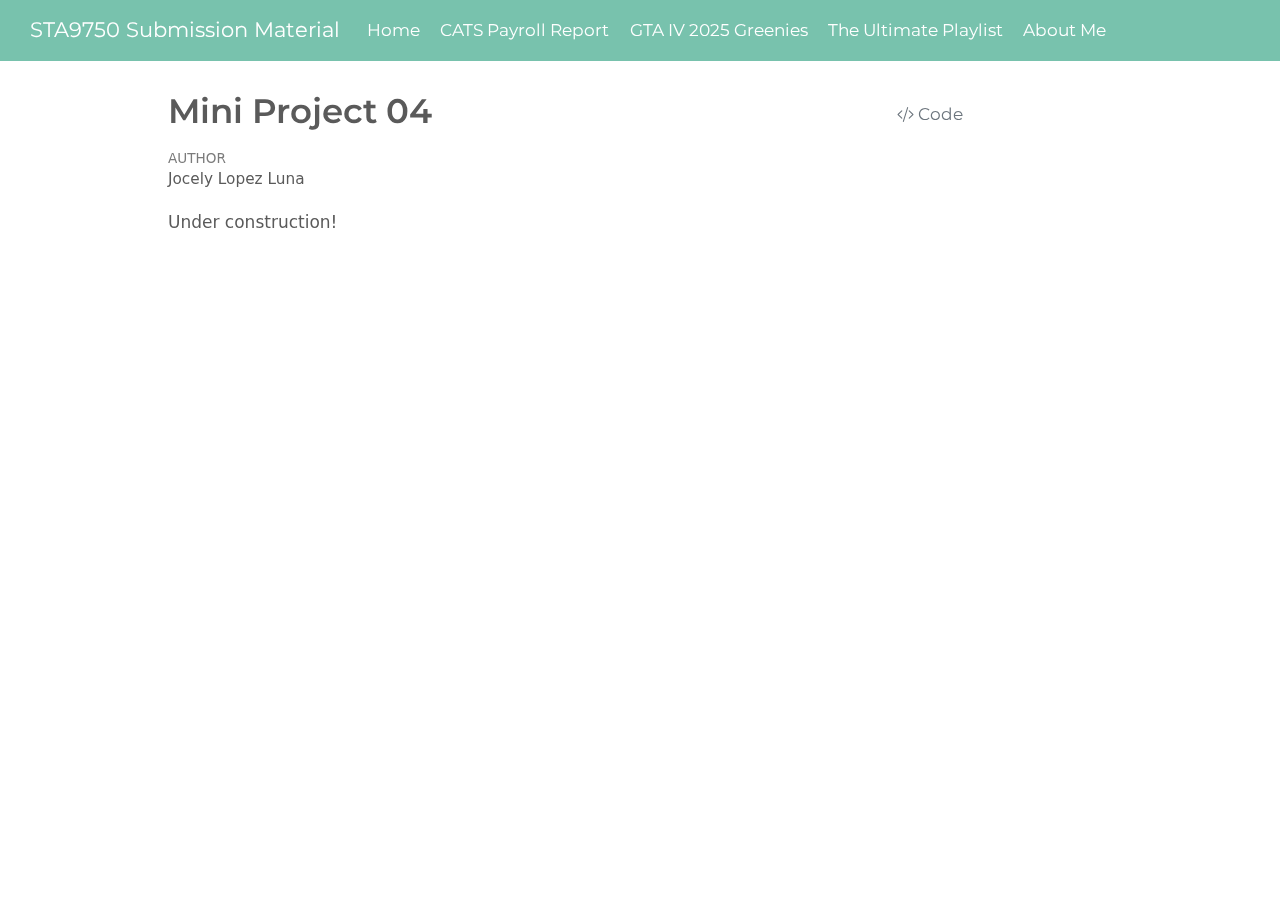
<file: docs/mp04.html>
<!DOCTYPE html>
<html xmlns="http://www.w3.org/1999/xhtml" lang="en" xml:lang="en"><head>

<meta charset="utf-8">
<meta name="generator" content="quarto-1.6.40">

<meta name="viewport" content="width=device-width, initial-scale=1.0, user-scalable=yes">

<meta name="author" content="Jocely Lopez Luna">

<title>Mini Project 04 – STA9750 Submission Material</title>
<style>
code{white-space: pre-wrap;}
span.smallcaps{font-variant: small-caps;}
div.columns{display: flex; gap: min(4vw, 1.5em);}
div.column{flex: auto; overflow-x: auto;}
div.hanging-indent{margin-left: 1.5em; text-indent: -1.5em;}
ul.task-list{list-style: none;}
ul.task-list li input[type="checkbox"] {
  width: 0.8em;
  margin: 0 0.8em 0.2em -1em; /* quarto-specific, see https://github.com/quarto-dev/quarto-cli/issues/4556 */ 
  vertical-align: middle;
}
/* CSS for syntax highlighting */
pre > code.sourceCode { white-space: pre; position: relative; }
pre > code.sourceCode > span { line-height: 1.25; }
pre > code.sourceCode > span:empty { height: 1.2em; }
.sourceCode { overflow: visible; }
code.sourceCode > span { color: inherit; text-decoration: inherit; }
div.sourceCode { margin: 1em 0; }
pre.sourceCode { margin: 0; }
@media screen {
div.sourceCode { overflow: auto; }
}
@media print {
pre > code.sourceCode { white-space: pre-wrap; }
pre > code.sourceCode > span { display: inline-block; text-indent: -5em; padding-left: 5em; }
}
pre.numberSource code
  { counter-reset: source-line 0; }
pre.numberSource code > span
  { position: relative; left: -4em; counter-increment: source-line; }
pre.numberSource code > span > a:first-child::before
  { content: counter(source-line);
    position: relative; left: -1em; text-align: right; vertical-align: baseline;
    border: none; display: inline-block;
    -webkit-touch-callout: none; -webkit-user-select: none;
    -khtml-user-select: none; -moz-user-select: none;
    -ms-user-select: none; user-select: none;
    padding: 0 4px; width: 4em;
  }
pre.numberSource { margin-left: 3em;  padding-left: 4px; }
div.sourceCode
  {   }
@media screen {
pre > code.sourceCode > span > a:first-child::before { text-decoration: underline; }
}
</style>


<script src="site_libs/quarto-nav/quarto-nav.js"></script>
<script src="site_libs/quarto-nav/headroom.min.js"></script>
<script src="site_libs/clipboard/clipboard.min.js"></script>
<script src="site_libs/quarto-search/autocomplete.umd.js"></script>
<script src="site_libs/quarto-search/fuse.min.js"></script>
<script src="site_libs/quarto-search/quarto-search.js"></script>
<meta name="quarto:offset" content="./">
<script src="site_libs/quarto-html/quarto.js"></script>
<script src="site_libs/quarto-html/popper.min.js"></script>
<script src="site_libs/quarto-html/tippy.umd.min.js"></script>
<script src="site_libs/quarto-html/anchor.min.js"></script>
<link href="site_libs/quarto-html/tippy.css" rel="stylesheet">
<link href="site_libs/quarto-html/quarto-syntax-highlighting-549806ee2085284f45b00abea8c6df48.css" rel="stylesheet" id="quarto-text-highlighting-styles">
<script src="site_libs/bootstrap/bootstrap.min.js"></script>
<link href="site_libs/bootstrap/bootstrap-icons.css" rel="stylesheet">
<link href="site_libs/bootstrap/bootstrap-5732d83e2b6a4d0ea9313647c5a03cb2.min.css" rel="stylesheet" append-hash="true" id="quarto-bootstrap" data-mode="light">
<script id="quarto-search-options" type="application/json">{
  "location": "navbar",
  "copy-button": false,
  "collapse-after": 3,
  "panel-placement": "end",
  "type": "overlay",
  "limit": 50,
  "keyboard-shortcut": [
    "f",
    "/",
    "s"
  ],
  "show-item-context": false,
  "language": {
    "search-no-results-text": "No results",
    "search-matching-documents-text": "matching documents",
    "search-copy-link-title": "Copy link to search",
    "search-hide-matches-text": "Hide additional matches",
    "search-more-match-text": "more match in this document",
    "search-more-matches-text": "more matches in this document",
    "search-clear-button-title": "Clear",
    "search-text-placeholder": "",
    "search-detached-cancel-button-title": "Cancel",
    "search-submit-button-title": "Submit",
    "search-label": "Search"
  }
}</script>


</head>

<body class="nav-fixed">

<div id="quarto-search-results"></div>
  <header id="quarto-header" class="headroom fixed-top">
    <nav class="navbar navbar-expand-lg " data-bs-theme="dark">
      <div class="navbar-container container-fluid">
      <div class="navbar-brand-container mx-auto">
    <a class="navbar-brand" href="./index.html">
    <span class="navbar-title">STA9750 Submission Material</span>
    </a>
  </div>
          <button class="navbar-toggler" type="button" data-bs-toggle="collapse" data-bs-target="#navbarCollapse" aria-controls="navbarCollapse" role="menu" aria-expanded="false" aria-label="Toggle navigation" onclick="if (window.quartoToggleHeadroom) { window.quartoToggleHeadroom(); }">
  <span class="navbar-toggler-icon"></span>
</button>
          <div class="collapse navbar-collapse" id="navbarCollapse">
            <ul class="navbar-nav navbar-nav-scroll me-auto">
  <li class="nav-item">
    <a class="nav-link" href="./index.html"> 
<span class="menu-text">Home</span></a>
  </li>  
  <li class="nav-item">
    <a class="nav-link" href="./mp01.html"> 
<span class="menu-text">CATS Payroll Report</span></a>
  </li>  
  <li class="nav-item">
    <a class="nav-link" href="./mp02.html"> 
<span class="menu-text">GTA IV 2025 Greenies</span></a>
  </li>  
  <li class="nav-item">
    <a class="nav-link" href="./mp03.html"> 
<span class="menu-text">The Ultimate Playlist</span></a>
  </li>  
  <li class="nav-item">
    <a class="nav-link" href="./about.html"> 
<span class="menu-text">About Me</span></a>
  </li>  
</ul>
          </div> <!-- /navcollapse -->
            <div class="quarto-navbar-tools">
</div>
      </div> <!-- /container-fluid -->
    </nav>
</header>
<!-- content -->
<div id="quarto-content" class="quarto-container page-columns page-rows-contents page-layout-article page-navbar">
<!-- sidebar -->
<!-- margin-sidebar -->
    <div id="quarto-margin-sidebar" class="sidebar margin-sidebar zindex-bottom">
        
    </div>
<!-- main -->
<main class="content" id="quarto-document-content">

<header id="title-block-header" class="quarto-title-block default">
<div class="quarto-title">
<div class="quarto-title-block"><div><h1 class="title">Mini Project 04</h1><button type="button" class="btn code-tools-button" id="quarto-code-tools-source"><i class="bi"></i> Code</button></div></div>
</div>



<div class="quarto-title-meta">

    <div>
    <div class="quarto-title-meta-heading">Author</div>
    <div class="quarto-title-meta-contents">
             <p>Jocely Lopez Luna </p>
          </div>
  </div>
    
  
    
  </div>
  


</header>


<p>Under construction!</p>


<!-- -->


</main> <!-- /main -->
<script id="quarto-html-after-body" type="application/javascript">
window.document.addEventListener("DOMContentLoaded", function (event) {
  const toggleBodyColorMode = (bsSheetEl) => {
    const mode = bsSheetEl.getAttribute("data-mode");
    const bodyEl = window.document.querySelector("body");
    if (mode === "dark") {
      bodyEl.classList.add("quarto-dark");
      bodyEl.classList.remove("quarto-light");
    } else {
      bodyEl.classList.add("quarto-light");
      bodyEl.classList.remove("quarto-dark");
    }
  }
  const toggleBodyColorPrimary = () => {
    const bsSheetEl = window.document.querySelector("link#quarto-bootstrap");
    if (bsSheetEl) {
      toggleBodyColorMode(bsSheetEl);
    }
  }
  toggleBodyColorPrimary();  
  const icon = "";
  const anchorJS = new window.AnchorJS();
  anchorJS.options = {
    placement: 'right',
    icon: icon
  };
  anchorJS.add('.anchored');
  const isCodeAnnotation = (el) => {
    for (const clz of el.classList) {
      if (clz.startsWith('code-annotation-')) {                     
        return true;
      }
    }
    return false;
  }
  const onCopySuccess = function(e) {
    // button target
    const button = e.trigger;
    // don't keep focus
    button.blur();
    // flash "checked"
    button.classList.add('code-copy-button-checked');
    var currentTitle = button.getAttribute("title");
    button.setAttribute("title", "Copied!");
    let tooltip;
    if (window.bootstrap) {
      button.setAttribute("data-bs-toggle", "tooltip");
      button.setAttribute("data-bs-placement", "left");
      button.setAttribute("data-bs-title", "Copied!");
      tooltip = new bootstrap.Tooltip(button, 
        { trigger: "manual", 
          customClass: "code-copy-button-tooltip",
          offset: [0, -8]});
      tooltip.show();    
    }
    setTimeout(function() {
      if (tooltip) {
        tooltip.hide();
        button.removeAttribute("data-bs-title");
        button.removeAttribute("data-bs-toggle");
        button.removeAttribute("data-bs-placement");
      }
      button.setAttribute("title", currentTitle);
      button.classList.remove('code-copy-button-checked');
    }, 1000);
    // clear code selection
    e.clearSelection();
  }
  const getTextToCopy = function(trigger) {
      const codeEl = trigger.previousElementSibling.cloneNode(true);
      for (const childEl of codeEl.children) {
        if (isCodeAnnotation(childEl)) {
          childEl.remove();
        }
      }
      return codeEl.innerText;
  }
  const clipboard = new window.ClipboardJS('.code-copy-button:not([data-in-quarto-modal])', {
    text: getTextToCopy
  });
  clipboard.on('success', onCopySuccess);
  if (window.document.getElementById('quarto-embedded-source-code-modal')) {
    const clipboardModal = new window.ClipboardJS('.code-copy-button[data-in-quarto-modal]', {
      text: getTextToCopy,
      container: window.document.getElementById('quarto-embedded-source-code-modal')
    });
    clipboardModal.on('success', onCopySuccess);
  }
  const viewSource = window.document.getElementById('quarto-view-source') ||
                     window.document.getElementById('quarto-code-tools-source');
  if (viewSource) {
    const sourceUrl = viewSource.getAttribute("data-quarto-source-url");
    viewSource.addEventListener("click", function(e) {
      if (sourceUrl) {
        // rstudio viewer pane
        if (/\bcapabilities=\b/.test(window.location)) {
          window.open(sourceUrl);
        } else {
          window.location.href = sourceUrl;
        }
      } else {
        const modal = new bootstrap.Modal(document.getElementById('quarto-embedded-source-code-modal'));
        modal.show();
      }
      return false;
    });
  }
  function toggleCodeHandler(show) {
    return function(e) {
      const detailsSrc = window.document.querySelectorAll(".cell > details > .sourceCode");
      for (let i=0; i<detailsSrc.length; i++) {
        const details = detailsSrc[i].parentElement;
        if (show) {
          details.open = true;
        } else {
          details.removeAttribute("open");
        }
      }
      const cellCodeDivs = window.document.querySelectorAll(".cell > .sourceCode");
      const fromCls = show ? "hidden" : "unhidden";
      const toCls = show ? "unhidden" : "hidden";
      for (let i=0; i<cellCodeDivs.length; i++) {
        const codeDiv = cellCodeDivs[i];
        if (codeDiv.classList.contains(fromCls)) {
          codeDiv.classList.remove(fromCls);
          codeDiv.classList.add(toCls);
        } 
      }
      return false;
    }
  }
  const hideAllCode = window.document.getElementById("quarto-hide-all-code");
  if (hideAllCode) {
    hideAllCode.addEventListener("click", toggleCodeHandler(false));
  }
  const showAllCode = window.document.getElementById("quarto-show-all-code");
  if (showAllCode) {
    showAllCode.addEventListener("click", toggleCodeHandler(true));
  }
    var localhostRegex = new RegExp(/^(?:http|https):\/\/localhost\:?[0-9]*\//);
    var mailtoRegex = new RegExp(/^mailto:/);
      var filterRegex = new RegExp("https:\/\/jlopez-6\.github\.io\/STA9750-2025-SPRING\/");
    var isInternal = (href) => {
        return filterRegex.test(href) || localhostRegex.test(href) || mailtoRegex.test(href);
    }
    // Inspect non-navigation links and adorn them if external
 	var links = window.document.querySelectorAll('a[href]:not(.nav-link):not(.navbar-brand):not(.toc-action):not(.sidebar-link):not(.sidebar-item-toggle):not(.pagination-link):not(.no-external):not([aria-hidden]):not(.dropdown-item):not(.quarto-navigation-tool):not(.about-link)');
    for (var i=0; i<links.length; i++) {
      const link = links[i];
      if (!isInternal(link.href)) {
        // undo the damage that might have been done by quarto-nav.js in the case of
        // links that we want to consider external
        if (link.dataset.originalHref !== undefined) {
          link.href = link.dataset.originalHref;
        }
      }
    }
  function tippyHover(el, contentFn, onTriggerFn, onUntriggerFn) {
    const config = {
      allowHTML: true,
      maxWidth: 500,
      delay: 100,
      arrow: false,
      appendTo: function(el) {
          return el.parentElement;
      },
      interactive: true,
      interactiveBorder: 10,
      theme: 'quarto',
      placement: 'bottom-start',
    };
    if (contentFn) {
      config.content = contentFn;
    }
    if (onTriggerFn) {
      config.onTrigger = onTriggerFn;
    }
    if (onUntriggerFn) {
      config.onUntrigger = onUntriggerFn;
    }
    window.tippy(el, config); 
  }
  const noterefs = window.document.querySelectorAll('a[role="doc-noteref"]');
  for (var i=0; i<noterefs.length; i++) {
    const ref = noterefs[i];
    tippyHover(ref, function() {
      // use id or data attribute instead here
      let href = ref.getAttribute('data-footnote-href') || ref.getAttribute('href');
      try { href = new URL(href).hash; } catch {}
      const id = href.replace(/^#\/?/, "");
      const note = window.document.getElementById(id);
      if (note) {
        return note.innerHTML;
      } else {
        return "";
      }
    });
  }
  const xrefs = window.document.querySelectorAll('a.quarto-xref');
  const processXRef = (id, note) => {
    // Strip column container classes
    const stripColumnClz = (el) => {
      el.classList.remove("page-full", "page-columns");
      if (el.children) {
        for (const child of el.children) {
          stripColumnClz(child);
        }
      }
    }
    stripColumnClz(note)
    if (id === null || id.startsWith('sec-')) {
      // Special case sections, only their first couple elements
      const container = document.createElement("div");
      if (note.children && note.children.length > 2) {
        container.appendChild(note.children[0].cloneNode(true));
        for (let i = 1; i < note.children.length; i++) {
          const child = note.children[i];
          if (child.tagName === "P" && child.innerText === "") {
            continue;
          } else {
            container.appendChild(child.cloneNode(true));
            break;
          }
        }
        if (window.Quarto?.typesetMath) {
          window.Quarto.typesetMath(container);
        }
        return container.innerHTML
      } else {
        if (window.Quarto?.typesetMath) {
          window.Quarto.typesetMath(note);
        }
        return note.innerHTML;
      }
    } else {
      // Remove any anchor links if they are present
      const anchorLink = note.querySelector('a.anchorjs-link');
      if (anchorLink) {
        anchorLink.remove();
      }
      if (window.Quarto?.typesetMath) {
        window.Quarto.typesetMath(note);
      }
      if (note.classList.contains("callout")) {
        return note.outerHTML;
      } else {
        return note.innerHTML;
      }
    }
  }
  for (var i=0; i<xrefs.length; i++) {
    const xref = xrefs[i];
    tippyHover(xref, undefined, function(instance) {
      instance.disable();
      let url = xref.getAttribute('href');
      let hash = undefined; 
      if (url.startsWith('#')) {
        hash = url;
      } else {
        try { hash = new URL(url).hash; } catch {}
      }
      if (hash) {
        const id = hash.replace(/^#\/?/, "");
        const note = window.document.getElementById(id);
        if (note !== null) {
          try {
            const html = processXRef(id, note.cloneNode(true));
            instance.setContent(html);
          } finally {
            instance.enable();
            instance.show();
          }
        } else {
          // See if we can fetch this
          fetch(url.split('#')[0])
          .then(res => res.text())
          .then(html => {
            const parser = new DOMParser();
            const htmlDoc = parser.parseFromString(html, "text/html");
            const note = htmlDoc.getElementById(id);
            if (note !== null) {
              const html = processXRef(id, note);
              instance.setContent(html);
            } 
          }).finally(() => {
            instance.enable();
            instance.show();
          });
        }
      } else {
        // See if we can fetch a full url (with no hash to target)
        // This is a special case and we should probably do some content thinning / targeting
        fetch(url)
        .then(res => res.text())
        .then(html => {
          const parser = new DOMParser();
          const htmlDoc = parser.parseFromString(html, "text/html");
          const note = htmlDoc.querySelector('main.content');
          if (note !== null) {
            // This should only happen for chapter cross references
            // (since there is no id in the URL)
            // remove the first header
            if (note.children.length > 0 && note.children[0].tagName === "HEADER") {
              note.children[0].remove();
            }
            const html = processXRef(null, note);
            instance.setContent(html);
          } 
        }).finally(() => {
          instance.enable();
          instance.show();
        });
      }
    }, function(instance) {
    });
  }
      let selectedAnnoteEl;
      const selectorForAnnotation = ( cell, annotation) => {
        let cellAttr = 'data-code-cell="' + cell + '"';
        let lineAttr = 'data-code-annotation="' +  annotation + '"';
        const selector = 'span[' + cellAttr + '][' + lineAttr + ']';
        return selector;
      }
      const selectCodeLines = (annoteEl) => {
        const doc = window.document;
        const targetCell = annoteEl.getAttribute("data-target-cell");
        const targetAnnotation = annoteEl.getAttribute("data-target-annotation");
        const annoteSpan = window.document.querySelector(selectorForAnnotation(targetCell, targetAnnotation));
        const lines = annoteSpan.getAttribute("data-code-lines").split(",");
        const lineIds = lines.map((line) => {
          return targetCell + "-" + line;
        })
        let top = null;
        let height = null;
        let parent = null;
        if (lineIds.length > 0) {
            //compute the position of the single el (top and bottom and make a div)
            const el = window.document.getElementById(lineIds[0]);
            top = el.offsetTop;
            height = el.offsetHeight;
            parent = el.parentElement.parentElement;
          if (lineIds.length > 1) {
            const lastEl = window.document.getElementById(lineIds[lineIds.length - 1]);
            const bottom = lastEl.offsetTop + lastEl.offsetHeight;
            height = bottom - top;
          }
          if (top !== null && height !== null && parent !== null) {
            // cook up a div (if necessary) and position it 
            let div = window.document.getElementById("code-annotation-line-highlight");
            if (div === null) {
              div = window.document.createElement("div");
              div.setAttribute("id", "code-annotation-line-highlight");
              div.style.position = 'absolute';
              parent.appendChild(div);
            }
            div.style.top = top - 2 + "px";
            div.style.height = height + 4 + "px";
            div.style.left = 0;
            let gutterDiv = window.document.getElementById("code-annotation-line-highlight-gutter");
            if (gutterDiv === null) {
              gutterDiv = window.document.createElement("div");
              gutterDiv.setAttribute("id", "code-annotation-line-highlight-gutter");
              gutterDiv.style.position = 'absolute';
              const codeCell = window.document.getElementById(targetCell);
              const gutter = codeCell.querySelector('.code-annotation-gutter');
              gutter.appendChild(gutterDiv);
            }
            gutterDiv.style.top = top - 2 + "px";
            gutterDiv.style.height = height + 4 + "px";
          }
          selectedAnnoteEl = annoteEl;
        }
      };
      const unselectCodeLines = () => {
        const elementsIds = ["code-annotation-line-highlight", "code-annotation-line-highlight-gutter"];
        elementsIds.forEach((elId) => {
          const div = window.document.getElementById(elId);
          if (div) {
            div.remove();
          }
        });
        selectedAnnoteEl = undefined;
      };
        // Handle positioning of the toggle
    window.addEventListener(
      "resize",
      throttle(() => {
        elRect = undefined;
        if (selectedAnnoteEl) {
          selectCodeLines(selectedAnnoteEl);
        }
      }, 10)
    );
    function throttle(fn, ms) {
    let throttle = false;
    let timer;
      return (...args) => {
        if(!throttle) { // first call gets through
            fn.apply(this, args);
            throttle = true;
        } else { // all the others get throttled
            if(timer) clearTimeout(timer); // cancel #2
            timer = setTimeout(() => {
              fn.apply(this, args);
              timer = throttle = false;
            }, ms);
        }
      };
    }
      // Attach click handler to the DT
      const annoteDls = window.document.querySelectorAll('dt[data-target-cell]');
      for (const annoteDlNode of annoteDls) {
        annoteDlNode.addEventListener('click', (event) => {
          const clickedEl = event.target;
          if (clickedEl !== selectedAnnoteEl) {
            unselectCodeLines();
            const activeEl = window.document.querySelector('dt[data-target-cell].code-annotation-active');
            if (activeEl) {
              activeEl.classList.remove('code-annotation-active');
            }
            selectCodeLines(clickedEl);
            clickedEl.classList.add('code-annotation-active');
          } else {
            // Unselect the line
            unselectCodeLines();
            clickedEl.classList.remove('code-annotation-active');
          }
        });
      }
  const findCites = (el) => {
    const parentEl = el.parentElement;
    if (parentEl) {
      const cites = parentEl.dataset.cites;
      if (cites) {
        return {
          el,
          cites: cites.split(' ')
        };
      } else {
        return findCites(el.parentElement)
      }
    } else {
      return undefined;
    }
  };
  var bibliorefs = window.document.querySelectorAll('a[role="doc-biblioref"]');
  for (var i=0; i<bibliorefs.length; i++) {
    const ref = bibliorefs[i];
    const citeInfo = findCites(ref);
    if (citeInfo) {
      tippyHover(citeInfo.el, function() {
        var popup = window.document.createElement('div');
        citeInfo.cites.forEach(function(cite) {
          var citeDiv = window.document.createElement('div');
          citeDiv.classList.add('hanging-indent');
          citeDiv.classList.add('csl-entry');
          var biblioDiv = window.document.getElementById('ref-' + cite);
          if (biblioDiv) {
            citeDiv.innerHTML = biblioDiv.innerHTML;
          }
          popup.appendChild(citeDiv);
        });
        return popup.innerHTML;
      });
    }
  }
});
</script><div class="modal fade" id="quarto-embedded-source-code-modal" tabindex="-1" aria-labelledby="quarto-embedded-source-code-modal-label" aria-hidden="true"><div class="modal-dialog modal-dialog-scrollable"><div class="modal-content"><div class="modal-header"><h5 class="modal-title" id="quarto-embedded-source-code-modal-label">Source Code</h5><button class="btn-close" data-bs-dismiss="modal"></button></div><div class="modal-body"><div class="">
<div class="sourceCode" id="cb1" data-shortcodes="false"><pre class="sourceCode markdown code-with-copy"><code class="sourceCode markdown"><span id="cb1-1"><a href="#cb1-1" aria-hidden="true" tabindex="-1"></a><span class="co">---</span></span>
<span id="cb1-2"><a href="#cb1-2" aria-hidden="true" tabindex="-1"></a><span class="an">title:</span><span class="co"> "Mini Project 04"</span></span>
<span id="cb1-3"><a href="#cb1-3" aria-hidden="true" tabindex="-1"></a><span class="an">author:</span><span class="co"> Jocely Lopez Luna</span></span>
<span id="cb1-4"><a href="#cb1-4" aria-hidden="true" tabindex="-1"></a><span class="an">format:</span><span class="co"> </span></span>
<span id="cb1-5"><a href="#cb1-5" aria-hidden="true" tabindex="-1"></a><span class="co">  html: </span></span>
<span id="cb1-6"><a href="#cb1-6" aria-hidden="true" tabindex="-1"></a><span class="co">    code-tools: true</span></span>
<span id="cb1-7"><a href="#cb1-7" aria-hidden="true" tabindex="-1"></a><span class="co">    code-fold: true</span></span>
<span id="cb1-8"><a href="#cb1-8" aria-hidden="true" tabindex="-1"></a><span class="co">    toc: true</span></span>
<span id="cb1-9"><a href="#cb1-9" aria-hidden="true" tabindex="-1"></a><span class="co">    toc-location: right</span></span>
<span id="cb1-10"><a href="#cb1-10" aria-hidden="true" tabindex="-1"></a><span class="co">    number-sections: false</span></span>
<span id="cb1-11"><a href="#cb1-11" aria-hidden="true" tabindex="-1"></a><span class="co">    toc-depth: 3</span></span>
<span id="cb1-12"><a href="#cb1-12" aria-hidden="true" tabindex="-1"></a><span class="an">execute:</span></span>
<span id="cb1-13"><a href="#cb1-13" aria-hidden="true" tabindex="-1"></a><span class="co">  eval: false</span></span>
<span id="cb1-14"><a href="#cb1-14" aria-hidden="true" tabindex="-1"></a><span class="co">  message: false</span></span>
<span id="cb1-15"><a href="#cb1-15" aria-hidden="true" tabindex="-1"></a><span class="co">  warning: false</span></span>
<span id="cb1-16"><a href="#cb1-16" aria-hidden="true" tabindex="-1"></a><span class="an">bibliography:</span><span class="co"> mp04_ref.bib</span></span>
<span id="cb1-17"><a href="#cb1-17" aria-hidden="true" tabindex="-1"></a><span class="an">csl:</span><span class="co"> apa.csl</span></span>
<span id="cb1-18"><a href="#cb1-18" aria-hidden="true" tabindex="-1"></a><span class="co">---</span></span>
<span id="cb1-19"><a href="#cb1-19" aria-hidden="true" tabindex="-1"></a></span>
<span id="cb1-20"><a href="#cb1-20" aria-hidden="true" tabindex="-1"></a>Under construction!</span></code><button title="Copy to Clipboard" class="code-copy-button" data-in-quarto-modal=""><i class="bi"></i></button></pre></div>
</div></div></div></div></div>
</div> <!-- /content -->




</body></html>
</file>
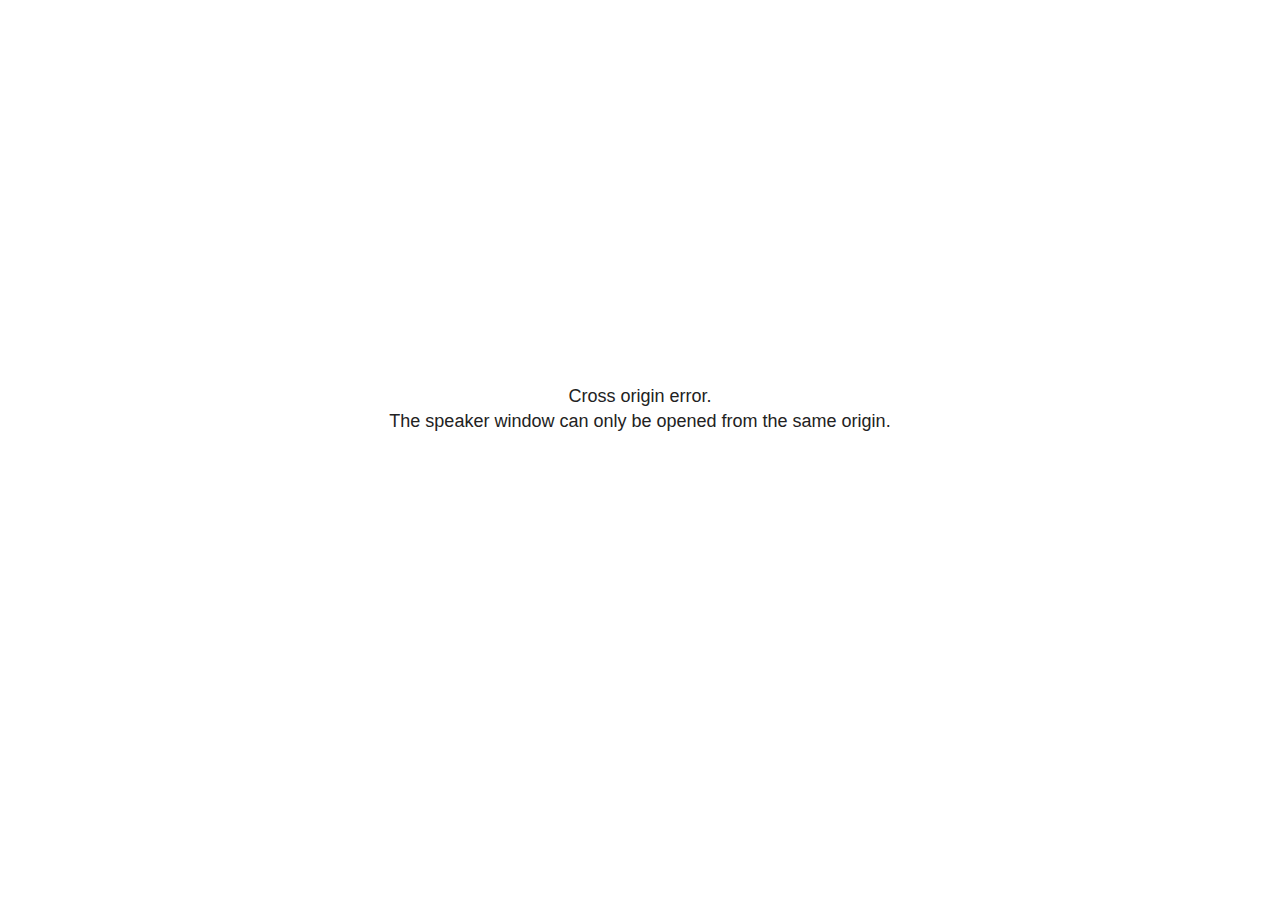
<file: _freeze/site_libs/revealjs/plugin/notes/speaker-view.html>
<!--
	NOTE: You need to build the notes plugin after making changes to this file.
-->
<html lang="en">
	<head>
		<meta charset="utf-8">

		<title>reveal.js - Speaker View</title>

		<style>
			body {
				font-family: Helvetica;
				font-size: 18px;
			}

			#current-slide,
			#upcoming-slide,
			#speaker-controls {
				padding: 6px;
				box-sizing: border-box;
				-moz-box-sizing: border-box;
			}

			#current-slide iframe,
			#upcoming-slide iframe {
				width: 100%;
				height: 100%;
				border: 1px solid #ddd;
			}

			#current-slide .label,
			#upcoming-slide .label {
				position: absolute;
				top: 10px;
				left: 10px;
				z-index: 2;
			}

			#connection-status {
				position: absolute;
				top: 0;
				left: 0;
				width: 100%;
				height: 100%;
				z-index: 20;
				padding: 30% 20% 20% 20%;
				font-size: 18px;
				color: #222;
				background: #fff;
				text-align: center;
				box-sizing: border-box;
				line-height: 1.4;
			}

			.overlay-element {
				height: 34px;
				line-height: 34px;
				padding: 0 10px;
				text-shadow: none;
				background: rgba( 220, 220, 220, 0.8 );
				color: #222;
				font-size: 14px;
			}

			.overlay-element.interactive:hover {
				background: rgba( 220, 220, 220, 1 );
			}

			#current-slide {
				position: absolute;
				width: 60%;
				height: 100%;
				top: 0;
				left: 0;
				padding-right: 0;
			}

			#upcoming-slide {
				position: absolute;
				width: 40%;
				height: 40%;
				right: 0;
				top: 0;
			}

			/* Speaker controls */
			#speaker-controls {
				position: absolute;
				top: 40%;
				right: 0;
				width: 40%;
				height: 60%;
				overflow: auto;
				font-size: 18px;
			}

				.speaker-controls-time.hidden,
				.speaker-controls-notes.hidden {
					display: none;
				}

				.speaker-controls-time .label,
				.speaker-controls-pace .label,
				.speaker-controls-notes .label {
					text-transform: uppercase;
					font-weight: normal;
					font-size: 0.66em;
					color: #666;
					margin: 0;
				}

				.speaker-controls-time, .speaker-controls-pace {
					border-bottom: 1px solid rgba( 200, 200, 200, 0.5 );
					margin-bottom: 10px;
					padding: 10px 16px;
					padding-bottom: 20px;
					cursor: pointer;
				}

				.speaker-controls-time .reset-button {
					opacity: 0;
					float: right;
					color: #666;
					text-decoration: none;
				}
				.speaker-controls-time:hover .reset-button {
					opacity: 1;
				}

				.speaker-controls-time .timer,
				.speaker-controls-time .clock {
					width: 50%;
				}

				.speaker-controls-time .timer,
				.speaker-controls-time .clock,
				.speaker-controls-time .pacing .hours-value,
				.speaker-controls-time .pacing .minutes-value,
				.speaker-controls-time .pacing .seconds-value {
					font-size: 1.9em;
				}

				.speaker-controls-time .timer {
					float: left;
				}

				.speaker-controls-time .clock {
					float: right;
					text-align: right;
				}

				.speaker-controls-time span.mute {
					opacity: 0.3;
				}

				.speaker-controls-time .pacing-title {
					margin-top: 5px;
				}

				.speaker-controls-time .pacing.ahead {
					color: blue;
				}

				.speaker-controls-time .pacing.on-track {
					color: green;
				}

				.speaker-controls-time .pacing.behind {
					color: red;
				}

				.speaker-controls-notes {
					padding: 10px 16px;
				}

				.speaker-controls-notes .value {
					margin-top: 5px;
					line-height: 1.4;
					font-size: 1.2em;
				}

			/* Layout selector */
			#speaker-layout {
				position: absolute;
				top: 10px;
				right: 10px;
				color: #222;
				z-index: 10;
			}
				#speaker-layout select {
					position: absolute;
					width: 100%;
					height: 100%;
					top: 0;
					left: 0;
					border: 0;
					box-shadow: 0;
					cursor: pointer;
					opacity: 0;

					font-size: 1em;
					background-color: transparent;

					-moz-appearance: none;
					-webkit-appearance: none;
					-webkit-tap-highlight-color: rgba(0, 0, 0, 0);
				}

				#speaker-layout select:focus {
					outline: none;
					box-shadow: none;
				}

			.clear {
				clear: both;
			}

			/* Speaker layout: Wide */
			body[data-speaker-layout="wide"] #current-slide,
			body[data-speaker-layout="wide"] #upcoming-slide {
				width: 50%;
				height: 45%;
				padding: 6px;
			}

			body[data-speaker-layout="wide"] #current-slide {
				top: 0;
				left: 0;
			}

			body[data-speaker-layout="wide"] #upcoming-slide {
				top: 0;
				left: 50%;
			}

			body[data-speaker-layout="wide"] #speaker-controls {
				top: 45%;
				left: 0;
				width: 100%;
				height: 50%;
				font-size: 1.25em;
			}

			/* Speaker layout: Tall */
			body[data-speaker-layout="tall"] #current-slide,
			body[data-speaker-layout="tall"] #upcoming-slide {
				width: 45%;
				height: 50%;
				padding: 6px;
			}

			body[data-speaker-layout="tall"] #current-slide {
				top: 0;
				left: 0;
			}

			body[data-speaker-layout="tall"] #upcoming-slide {
				top: 50%;
				left: 0;
			}

			body[data-speaker-layout="tall"] #speaker-controls {
				padding-top: 40px;
				top: 0;
				left: 45%;
				width: 55%;
				height: 100%;
				font-size: 1.25em;
			}

			/* Speaker layout: Notes only */
			body[data-speaker-layout="notes-only"] #current-slide,
			body[data-speaker-layout="notes-only"] #upcoming-slide {
				display: none;
			}

			body[data-speaker-layout="notes-only"] #speaker-controls {
				padding-top: 40px;
				top: 0;
				left: 0;
				width: 100%;
				height: 100%;
				font-size: 1.25em;
			}

			@media screen and (max-width: 1080px) {
				body[data-speaker-layout="default"] #speaker-controls {
					font-size: 16px;
				}
			}

			@media screen and (max-width: 900px) {
				body[data-speaker-layout="default"] #speaker-controls {
					font-size: 14px;
				}
			}

			@media screen and (max-width: 800px) {
				body[data-speaker-layout="default"] #speaker-controls {
					font-size: 12px;
				}
			}

		</style>
	</head>

	<body>

		<div id="connection-status">Loading speaker view...</div>

		<div id="current-slide"></div>
		<div id="upcoming-slide"><span class="overlay-element label">Upcoming</span></div>
		<div id="speaker-controls">
			<div class="speaker-controls-time">
				<h4 class="label">Time <span class="reset-button">Click to Reset</span></h4>
				<div class="clock">
					<span class="clock-value">0:00 AM</span>
				</div>
				<div class="timer">
					<span class="hours-value">00</span><span class="minutes-value">:00</span><span class="seconds-value">:00</span>
				</div>
				<div class="clear"></div>

				<h4 class="label pacing-title" style="display: none">Pacing – Time to finish current slide</h4>
				<div class="pacing" style="display: none">
					<span class="hours-value">00</span><span class="minutes-value">:00</span><span class="seconds-value">:00</span>
				</div>
			</div>

			<div class="speaker-controls-notes hidden">
				<h4 class="label">Notes</h4>
				<div class="value"></div>
			</div>
		</div>
		<div id="speaker-layout" class="overlay-element interactive">
			<span class="speaker-layout-label"></span>
			<select class="speaker-layout-dropdown"></select>
		</div>

		<script>

			(function() {

				var notes,
					notesValue,
					currentState,
					currentSlide,
					upcomingSlide,
					layoutLabel,
					layoutDropdown,
					pendingCalls = {},
					lastRevealApiCallId = 0,
					connected = false

				var connectionStatus = document.querySelector( '#connection-status' );

				var SPEAKER_LAYOUTS = {
					'default': 'Default',
					'wide': 'Wide',
					'tall': 'Tall',
					'notes-only': 'Notes only'
				};

				setupLayout();

				let openerOrigin;

				try {
					openerOrigin = window.opener.location.origin;
				}
				catch ( error ) { console.warn( error ) }

				// In order to prevent XSS, the speaker view will only run if its
				// opener has the same origin as itself
				if( window.location.origin !== openerOrigin ) {
					connectionStatus.innerHTML = 'Cross origin error.<br>The speaker window can only be opened from the same origin.';
					return;
				}

				var connectionTimeout = setTimeout( function() {
					connectionStatus.innerHTML = 'Error connecting to main window.<br>Please try closing and reopening the speaker view.';
				}, 5000 );

				window.addEventListener( 'message', function( event ) {

					// Validate the origin of all messages to avoid parsing messages
					// that aren't meant for us. Ignore when running off file:// so
					// that the speaker view continues to work without a web server.
					if( window.location.origin !== event.origin && window.location.origin !== 'file://' ) {
						return
					}

					clearTimeout( connectionTimeout );
					connectionStatus.style.display = 'none';

					var data = JSON.parse( event.data );

					// The overview mode is only useful to the reveal.js instance
					// where navigation occurs so we don't sync it
					if( data.state ) delete data.state.overview;

					// Messages sent by the notes plugin inside of the main window
					if( data && data.namespace === 'reveal-notes' ) {
						if( data.type === 'connect' ) {
							handleConnectMessage( data );
						}
						else if( data.type === 'state' ) {
							handleStateMessage( data );
						}
						else if( data.type === 'return' ) {
							pendingCalls[data.callId](data.result);
							delete pendingCalls[data.callId];
						}
					}
					// Messages sent by the reveal.js inside of the current slide preview
					else if( data && data.namespace === 'reveal' ) {
						if( /ready/.test( data.eventName ) ) {
							// Send a message back to notify that the handshake is complete
							window.opener.postMessage( JSON.stringify({ namespace: 'reveal-notes', type: 'connected'} ), '*' );
						}
						else if( /slidechanged|fragmentshown|fragmenthidden|paused|resumed/.test( data.eventName ) && currentState !== JSON.stringify( data.state ) ) {

							dispatchStateToMainWindow( data.state );

						}
					}

				} );

				/**
				 * Updates the presentation in the main window to match the state
				 * of the presentation in the notes window.
				 */
				const dispatchStateToMainWindow = debounce(( state ) => {
					window.opener.postMessage( JSON.stringify({ method: 'setState', args: [ state ]} ), '*' );
				}, 500);

				/**
				 * Asynchronously calls the Reveal.js API of the main frame.
				 */
				function callRevealApi( methodName, methodArguments, callback ) {

					var callId = ++lastRevealApiCallId;
					pendingCalls[callId] = callback;
					window.opener.postMessage( JSON.stringify( {
						namespace: 'reveal-notes',
						type: 'call',
						callId: callId,
						methodName: methodName,
						arguments: methodArguments
					} ), '*' );

				}

				/**
				 * Called when the main window is trying to establish a
				 * connection.
				 */
				function handleConnectMessage( data ) {

					if( connected === false ) {
						connected = true;

						setupIframes( data );
						setupKeyboard();
						setupNotes();
						setupTimer();
						setupHeartbeat();
					}

				}

				/**
				 * Called when the main window sends an updated state.
				 */
				function handleStateMessage( data ) {

					// Store the most recently set state to avoid circular loops
					// applying the same state
					currentState = JSON.stringify( data.state );

					// No need for updating the notes in case of fragment changes
					if ( data.notes ) {
						notes.classList.remove( 'hidden' );
						notesValue.style.whiteSpace = data.whitespace;
						if( data.markdown ) {
							notesValue.innerHTML = marked( data.notes );
						}
						else {
							notesValue.innerHTML = data.notes;
						}
					}
					else {
						notes.classList.add( 'hidden' );
					}

					// Update the note slides
					currentSlide.contentWindow.postMessage( JSON.stringify({ method: 'setState', args: [ data.state ] }), '*' );
					upcomingSlide.contentWindow.postMessage( JSON.stringify({ method: 'setState', args: [ data.state ] }), '*' );
					upcomingSlide.contentWindow.postMessage( JSON.stringify({ method: 'next' }), '*' );

				}

				// Limit to max one state update per X ms
				handleStateMessage = debounce( handleStateMessage, 200 );

				/**
				 * Forward keyboard events to the current slide window.
				 * This enables keyboard events to work even if focus
				 * isn't set on the current slide iframe.
				 *
				 * Block F5 default handling, it reloads and disconnects
				 * the speaker notes window.
				 */
				function setupKeyboard() {

					document.addEventListener( 'keydown', function( event ) {
						if( event.keyCode === 116 || ( event.metaKey && event.keyCode === 82 ) ) {
							event.preventDefault();
							return false;
						}
						currentSlide.contentWindow.postMessage( JSON.stringify({ method: 'triggerKey', args: [ event.keyCode ] }), '*' );
					} );

				}

				/**
				 * Creates the preview iframes.
				 */
				function setupIframes( data ) {

					var params = [
						'receiver',
						'progress=false',
						'history=false',
						'transition=none',
						'autoSlide=0',
						'backgroundTransition=none'
					].join( '&' );

					var urlSeparator = /\?/.test(data.url) ? '&' : '?';
					var hash = '#/' + data.state.indexh + '/' + data.state.indexv;
					var currentURL = data.url + urlSeparator + params + '&scrollActivationWidth=false&postMessageEvents=true' + hash;
					var upcomingURL = data.url + urlSeparator + params + '&scrollActivationWidth=false&controls=false' + hash;

					currentSlide = document.createElement( 'iframe' );
					currentSlide.setAttribute( 'width', 1280 );
					currentSlide.setAttribute( 'height', 1024 );
					currentSlide.setAttribute( 'src', currentURL );
					document.querySelector( '#current-slide' ).appendChild( currentSlide );

					upcomingSlide = document.createElement( 'iframe' );
					upcomingSlide.setAttribute( 'width', 640 );
					upcomingSlide.setAttribute( 'height', 512 );
					upcomingSlide.setAttribute( 'src', upcomingURL );
					document.querySelector( '#upcoming-slide' ).appendChild( upcomingSlide );

				}

				/**
				 * Setup the notes UI.
				 */
				function setupNotes() {

					notes = document.querySelector( '.speaker-controls-notes' );
					notesValue = document.querySelector( '.speaker-controls-notes .value' );

				}

				/**
				 * We send out a heartbeat at all times to ensure we can
				 * reconnect with the main presentation window after reloads.
				 */
				function setupHeartbeat() {

					setInterval( () => {
						window.opener.postMessage( JSON.stringify({ namespace: 'reveal-notes', type: 'heartbeat'} ), '*' );
					}, 1000 );

				}

				function getTimings( callback ) {

					callRevealApi( 'getSlidesAttributes', [], function ( slideAttributes ) {
						callRevealApi( 'getConfig', [], function ( config ) {
							var totalTime = config.totalTime;
							var minTimePerSlide = config.minimumTimePerSlide || 0;
							var defaultTiming = config.defaultTiming;
							if ((defaultTiming == null) && (totalTime == null)) {
								callback(null);
								return;
							}
							// Setting totalTime overrides defaultTiming
							if (totalTime) {
								defaultTiming = 0;
							}
							var timings = [];
							for ( var i in slideAttributes ) {
								var slide = slideAttributes[ i ];
								var timing = defaultTiming;
								if( slide.hasOwnProperty( 'data-timing' )) {
									var t = slide[ 'data-timing' ];
									timing = parseInt(t);
									if( isNaN(timing) ) {
										console.warn("Could not parse timing '" + t + "' of slide " + i + "; using default of " + defaultTiming);
										timing = defaultTiming;
									}
								}
								timings.push(timing);
							}
							if ( totalTime ) {
								// After we've allocated time to individual slides, we summarize it and
								// subtract it from the total time
								var remainingTime = totalTime - timings.reduce( function(a, b) { return a + b; }, 0 );
								// The remaining time is divided by the number of slides that have 0 seconds
								// allocated at the moment, giving the average time-per-slide on the remaining slides
								var remainingSlides = (timings.filter( function(x) { return x == 0 }) ).length
								var timePerSlide = Math.round( remainingTime / remainingSlides, 0 )
								// And now we replace every zero-value timing with that average
								timings = timings.map( function(x) { return (x==0 ? timePerSlide : x) } );
							}
							var slidesUnderMinimum = timings.filter( function(x) { return (x < minTimePerSlide) } ).length
							if ( slidesUnderMinimum ) {
								message = "The pacing time for " + slidesUnderMinimum + " slide(s) is under the configured minimum of " + minTimePerSlide + " seconds. Check the data-timing attribute on individual slides, or consider increasing the totalTime or minimumTimePerSlide configuration options (or removing some slides).";
								alert(message);
							}
							callback( timings );
						} );
					} );

				}

				/**
				 * Return the number of seconds allocated for presenting
				 * all slides up to and including this one.
				 */
				function getTimeAllocated( timings, callback ) {

					callRevealApi( 'getSlidePastCount', [], function ( currentSlide ) {
						var allocated = 0;
						for (var i in timings.slice(0, currentSlide + 1)) {
							allocated += timings[i];
						}
						callback( allocated );
					} );

				}

				/**
				 * Create the timer and clock and start updating them
				 * at an interval.
				 */
				function setupTimer() {

					var start = new Date(),
					timeEl = document.querySelector( '.speaker-controls-time' ),
					clockEl = timeEl.querySelector( '.clock-value' ),
					hoursEl = timeEl.querySelector( '.hours-value' ),
					minutesEl = timeEl.querySelector( '.minutes-value' ),
					secondsEl = timeEl.querySelector( '.seconds-value' ),
					pacingTitleEl = timeEl.querySelector( '.pacing-title' ),
					pacingEl = timeEl.querySelector( '.pacing' ),
					pacingHoursEl = pacingEl.querySelector( '.hours-value' ),
					pacingMinutesEl = pacingEl.querySelector( '.minutes-value' ),
					pacingSecondsEl = pacingEl.querySelector( '.seconds-value' );

					var timings = null;
					getTimings( function ( _timings ) {

						timings = _timings;
						if (_timings !== null) {
							pacingTitleEl.style.removeProperty('display');
							pacingEl.style.removeProperty('display');
						}

						// Update once directly
						_updateTimer();

						// Then update every second
						setInterval( _updateTimer, 1000 );

					} );


					function _resetTimer() {

						if (timings == null) {
							start = new Date();
							_updateTimer();
						}
						else {
							// Reset timer to beginning of current slide
							getTimeAllocated( timings, function ( slideEndTimingSeconds ) {
								var slideEndTiming = slideEndTimingSeconds * 1000;
								callRevealApi( 'getSlidePastCount', [], function ( currentSlide ) {
									var currentSlideTiming = timings[currentSlide] * 1000;
									var previousSlidesTiming = slideEndTiming - currentSlideTiming;
									var now = new Date();
									start = new Date(now.getTime() - previousSlidesTiming);
									_updateTimer();
								} );
							} );
						}

					}

					timeEl.addEventListener( 'click', function() {
						_resetTimer();
						return false;
					} );

					function _displayTime( hrEl, minEl, secEl, time) {

						var sign = Math.sign(time) == -1 ? "-" : "";
						time = Math.abs(Math.round(time / 1000));
						var seconds = time % 60;
						var minutes = Math.floor( time / 60 ) % 60 ;
						var hours = Math.floor( time / ( 60 * 60 )) ;
						hrEl.innerHTML = sign + zeroPadInteger( hours );
						if (hours == 0) {
							hrEl.classList.add( 'mute' );
						}
						else {
							hrEl.classList.remove( 'mute' );
						}
						minEl.innerHTML = ':' + zeroPadInteger( minutes );
						if (hours == 0 && minutes == 0) {
							minEl.classList.add( 'mute' );
						}
						else {
							minEl.classList.remove( 'mute' );
						}
						secEl.innerHTML = ':' + zeroPadInteger( seconds );
					}

					function _updateTimer() {

						var diff, hours, minutes, seconds,
						now = new Date();

						diff = now.getTime() - start.getTime();

						clockEl.innerHTML = now.toLocaleTimeString( 'en-US', { hour12: true, hour: '2-digit', minute:'2-digit' } );
						_displayTime( hoursEl, minutesEl, secondsEl, diff );
						if (timings !== null) {
							_updatePacing(diff);
						}

					}

					function _updatePacing(diff) {

						getTimeAllocated( timings, function ( slideEndTimingSeconds ) {
							var slideEndTiming = slideEndTimingSeconds * 1000;

							callRevealApi( 'getSlidePastCount', [], function ( currentSlide ) {
								var currentSlideTiming = timings[currentSlide] * 1000;
								var timeLeftCurrentSlide = slideEndTiming - diff;
								if (timeLeftCurrentSlide < 0) {
									pacingEl.className = 'pacing behind';
								}
								else if (timeLeftCurrentSlide < currentSlideTiming) {
									pacingEl.className = 'pacing on-track';
								}
								else {
									pacingEl.className = 'pacing ahead';
								}
								_displayTime( pacingHoursEl, pacingMinutesEl, pacingSecondsEl, timeLeftCurrentSlide );
							} );
						} );
					}

				}

				/**
				 * Sets up the speaker view layout and layout selector.
				 */
				function setupLayout() {

					layoutDropdown = document.querySelector( '.speaker-layout-dropdown' );
					layoutLabel = document.querySelector( '.speaker-layout-label' );

					// Render the list of available layouts
					for( var id in SPEAKER_LAYOUTS ) {
						var option = document.createElement( 'option' );
						option.setAttribute( 'value', id );
						option.textContent = SPEAKER_LAYOUTS[ id ];
						layoutDropdown.appendChild( option );
					}

					// Monitor the dropdown for changes
					layoutDropdown.addEventListener( 'change', function( event ) {

						setLayout( layoutDropdown.value );

					}, false );

					// Restore any currently persisted layout
					setLayout( getLayout() );

				}

				/**
				 * Sets a new speaker view layout. The layout is persisted
				 * in local storage.
				 */
				function setLayout( value ) {

					var title = SPEAKER_LAYOUTS[ value ];

					layoutLabel.innerHTML = 'Layout' + ( title ? ( ': ' + title ) : '' );
					layoutDropdown.value = value;

					document.body.setAttribute( 'data-speaker-layout', value );

					// Persist locally
					if( supportsLocalStorage() ) {
						window.localStorage.setItem( 'reveal-speaker-layout', value );
					}

				}

				/**
				 * Returns the ID of the most recently set speaker layout
				 * or our default layout if none has been set.
				 */
				function getLayout() {

					if( supportsLocalStorage() ) {
						var layout = window.localStorage.getItem( 'reveal-speaker-layout' );
						if( layout ) {
							return layout;
						}
					}

					// Default to the first record in the layouts hash
					for( var id in SPEAKER_LAYOUTS ) {
						return id;
					}

				}

				function supportsLocalStorage() {

					try {
						localStorage.setItem('test', 'test');
						localStorage.removeItem('test');
						return true;
					}
					catch( e ) {
						return false;
					}

				}

				function zeroPadInteger( num ) {

					var str = '00' + parseInt( num );
					return str.substring( str.length - 2 );

				}

				/**
				 * Limits the frequency at which a function can be called.
				 */
				function debounce( fn, ms ) {

					var lastTime = 0,
						timeout;

					return function() {

						var args = arguments;
						var context = this;

						clearTimeout( timeout );

						var timeSinceLastCall = Date.now() - lastTime;
						if( timeSinceLastCall > ms ) {
							fn.apply( context, args );
							lastTime = Date.now();
						}
						else {
							timeout = setTimeout( function() {
								fn.apply( context, args );
								lastTime = Date.now();
							}, ms - timeSinceLastCall );
						}

					}

				}

			})();

		</script>
	</body>
</html>
</file>
<file: docs/site_libs/quarto-html/tippy.css>
.tippy-box[data-animation=fade][data-state=hidden]{opacity:0}[data-tippy-root]{max-width:calc(100vw - 10px)}.tippy-box{position:relative;background-color:#333;color:#fff;border-radius:4px;font-size:14px;line-height:1.4;white-space:normal;outline:0;transition-property:transform,visibility,opacity}.tippy-box[data-placement^=top]>.tippy-arrow{bottom:0}.tippy-box[data-placement^=top]>.tippy-arrow:before{bottom:-7px;left:0;border-width:8px 8px 0;border-top-color:initial;transform-origin:center top}.tippy-box[data-placement^=bottom]>.tippy-arrow{top:0}.tippy-box[data-placement^=bottom]>.tippy-arrow:before{top:-7px;left:0;border-width:0 8px 8px;border-bottom-color:initial;transform-origin:center bottom}.tippy-box[data-placement^=left]>.tippy-arrow{right:0}.tippy-box[data-placement^=left]>.tippy-arrow:before{border-width:8px 0 8px 8px;border-left-color:initial;right:-7px;transform-origin:center left}.tippy-box[data-placement^=right]>.tippy-arrow{left:0}.tippy-box[data-placement^=right]>.tippy-arrow:before{left:-7px;border-width:8px 8px 8px 0;border-right-color:initial;transform-origin:center right}.tippy-box[data-inertia][data-state=visible]{transition-timing-function:cubic-bezier(.54,1.5,.38,1.11)}.tippy-arrow{width:16px;height:16px;color:#333}.tippy-arrow:before{content:"";position:absolute;border-color:transparent;border-style:solid}.tippy-content{position:relative;padding:5px 9px;z-index:1}
</file>
<file: docs/site_libs/quarto-html/quarto-syntax-highlighting-549806ee2085284f45b00abea8c6df48.css>
/* quarto syntax highlight colors */
:root {
  --quarto-hl-ot-color: #003B4F;
  --quarto-hl-at-color: #657422;
  --quarto-hl-ss-color: #20794D;
  --quarto-hl-an-color: #5E5E5E;
  --quarto-hl-fu-color: #4758AB;
  --quarto-hl-st-color: #20794D;
  --quarto-hl-cf-color: #003B4F;
  --quarto-hl-op-color: #5E5E5E;
  --quarto-hl-er-color: #AD0000;
  --quarto-hl-bn-color: #AD0000;
  --quarto-hl-al-color: #AD0000;
  --quarto-hl-va-color: #111111;
  --quarto-hl-bu-color: inherit;
  --quarto-hl-ex-color: inherit;
  --quarto-hl-pp-color: #AD0000;
  --quarto-hl-in-color: #5E5E5E;
  --quarto-hl-vs-color: #20794D;
  --quarto-hl-wa-color: #5E5E5E;
  --quarto-hl-do-color: #5E5E5E;
  --quarto-hl-im-color: #00769E;
  --quarto-hl-ch-color: #20794D;
  --quarto-hl-dt-color: #AD0000;
  --quarto-hl-fl-color: #AD0000;
  --quarto-hl-co-color: #5E5E5E;
  --quarto-hl-cv-color: #5E5E5E;
  --quarto-hl-cn-color: #8f5902;
  --quarto-hl-sc-color: #5E5E5E;
  --quarto-hl-dv-color: #AD0000;
  --quarto-hl-kw-color: #003B4F;
}

/* other quarto variables */
:root {
  --quarto-font-monospace: SFMono-Regular, Menlo, Monaco, Consolas, "Liberation Mono", "Courier New", monospace;
}

pre > code.sourceCode > span {
  color: #003B4F;
}

code span {
  color: #003B4F;
}

code.sourceCode > span {
  color: #003B4F;
}

div.sourceCode,
div.sourceCode pre.sourceCode {
  color: #003B4F;
}

code span.ot {
  color: #003B4F;
  font-style: inherit;
}

code span.at {
  color: #657422;
  font-style: inherit;
}

code span.ss {
  color: #20794D;
  font-style: inherit;
}

code span.an {
  color: #5E5E5E;
  font-style: inherit;
}

code span.fu {
  color: #4758AB;
  font-style: inherit;
}

code span.st {
  color: #20794D;
  font-style: inherit;
}

code span.cf {
  color: #003B4F;
  font-weight: bold;
  font-style: inherit;
}

code span.op {
  color: #5E5E5E;
  font-style: inherit;
}

code span.er {
  color: #AD0000;
  font-style: inherit;
}

code span.bn {
  color: #AD0000;
  font-style: inherit;
}

code span.al {
  color: #AD0000;
  font-style: inherit;
}

code span.va {
  color: #111111;
  font-style: inherit;
}

code span.bu {
  font-style: inherit;
}

code span.ex {
  font-style: inherit;
}

code span.pp {
  color: #AD0000;
  font-style: inherit;
}

code span.in {
  color: #5E5E5E;
  font-style: inherit;
}

code span.vs {
  color: #20794D;
  font-style: inherit;
}

code span.wa {
  color: #5E5E5E;
  font-style: italic;
}

code span.do {
  color: #5E5E5E;
  font-style: italic;
}

code span.im {
  color: #00769E;
  font-style: inherit;
}

code span.ch {
  color: #20794D;
  font-style: inherit;
}

code span.dt {
  color: #AD0000;
  font-style: inherit;
}

code span.fl {
  color: #AD0000;
  font-style: inherit;
}

code span.co {
  color: #5E5E5E;
  font-style: inherit;
}

code span.cv {
  color: #5E5E5E;
  font-style: italic;
}

code span.cn {
  color: #8f5902;
  font-style: inherit;
}

code span.sc {
  color: #5E5E5E;
  font-style: inherit;
}

code span.dv {
  color: #AD0000;
  font-style: inherit;
}

code span.kw {
  color: #003B4F;
  font-weight: bold;
  font-style: inherit;
}

.prevent-inlining {
  content: "</";
}

/*# sourceMappingURL=ae99138f4fbc2fb4c9f5e5cd69c22459.css.map */
</file>
<file: docs/site_libs/htmltools-fill-0.5.8.1/fill.css>
@layer htmltools {
  .html-fill-container {
    display: flex;
    flex-direction: column;
    /* Prevent the container from expanding vertically or horizontally beyond its
    parent's constraints. */
    min-height: 0;
    min-width: 0;
  }
  .html-fill-container > .html-fill-item {
    /* Fill items can grow and shrink freely within
    available vertical space in fillable container */
    flex: 1 1 auto;
    min-height: 0;
    min-width: 0;
  }
  .html-fill-container > :not(.html-fill-item) {
    /* Prevent shrinking or growing of non-fill items */
    flex: 0 0 auto;
  }
}
</file>
<file: docs/site_libs/datatables-css-0.0.0/datatables-crosstalk.css>
.dt-crosstalk-fade {
  opacity: 0.2;
}

html body div.DTS div.dataTables_scrollBody {
  background: none;
}


/*
Fix https://github.com/rstudio/DT/issues/563
If the `table.display` is set to "block" (e.g., pkgdown), the browser will display
datatable objects strangely. The search panel and the page buttons will still be
in full-width but the table body will be "compact" and shorter.
In therory, having this attributes will affect `dom="t"`
with `display: block` users. But in reality, there should be no one.
We may remove the below lines in the future if the upstream agree to have this there.
See https://github.com/DataTables/DataTablesSrc/issues/160
*/

table.dataTable {
  display: table;
}


/*
When DTOutput(fill = TRUE), it receives a .html-fill-item class (via htmltools::bindFillRole()), which effectively amounts to `flex: 1 1 auto`. That's mostly fine, but the case where `fillContainer=TRUE`+`height:auto`+`flex-basis:auto` and the container (e.g., a bslib::card()) doesn't have a defined height is a bit problematic since the table wants to fit the parent but the parent wants to fit the table, which results pretty small table height (maybe because there is a minimum height somewhere?). It seems better in this case to impose a 400px height default for the table, which we can do by setting `flex-basis` to 400px (the table is still allowed to grow/shrink when the container has an opinionated height).
*/

.html-fill-container > .html-fill-item.datatables {
  flex-basis: 400px;
}
</file>
<file: docs/styles.css>
.callout-note {
    background-color: #e6f2ff !important; 
    border-left: 5px solid #78c2ad !important; 
}
</file>
<file: docs/site_libs/crosstalk-1.2.1/css/crosstalk.min.css>
.container-fluid.crosstalk-bscols{margin-left:-30px;margin-right:-30px;white-space:normal}body>.container-fluid.crosstalk-bscols{margin-left:auto;margin-right:auto}.crosstalk-input-checkboxgroup .crosstalk-options-group .crosstalk-options-column{display:inline-block;padding-right:12px;vertical-align:top}@media only screen and (max-width: 480px){.crosstalk-input-checkboxgroup .crosstalk-options-group .crosstalk-options-column{display:block;padding-right:inherit}}.crosstalk-input{margin-bottom:15px}.crosstalk-input .control-label{margin-bottom:0;vertical-align:middle}.crosstalk-input input[type="checkbox"]{margin:4px 0 0;margin-top:1px;line-height:normal}.crosstalk-input .checkbox{position:relative;display:block;margin-top:10px;margin-bottom:10px}.crosstalk-input .checkbox>label{padding-left:20px;margin-bottom:0;font-weight:400;cursor:pointer}.crosstalk-input .checkbox input[type="checkbox"],.crosstalk-input .checkbox-inline input[type="checkbox"]{position:absolute;margin-top:2px;margin-left:-20px}.crosstalk-input .checkbox+.checkbox{margin-top:-5px}.crosstalk-input .checkbox-inline{position:relative;display:inline-block;padding-left:20px;margin-bottom:0;font-weight:400;vertical-align:middle;cursor:pointer}.crosstalk-input .checkbox-inline+.checkbox-inline{margin-top:0;margin-left:10px}
</file>
